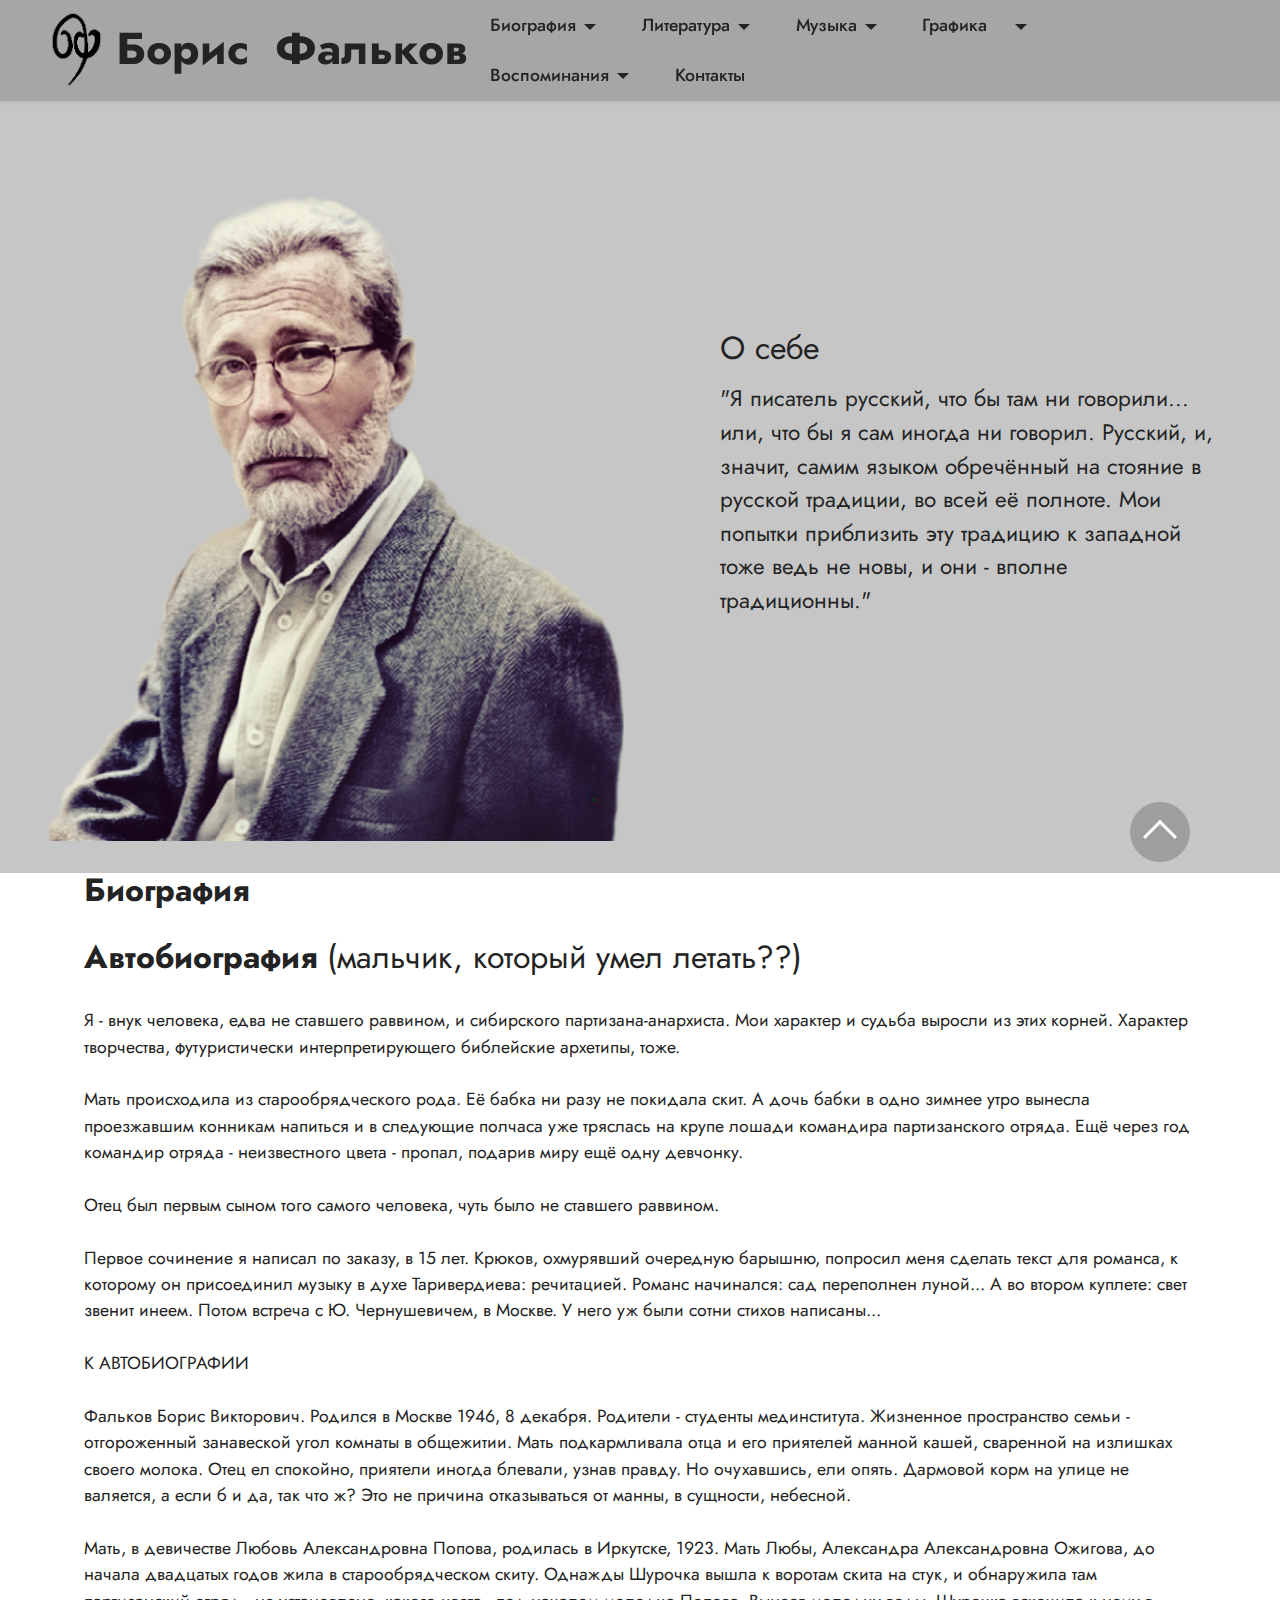
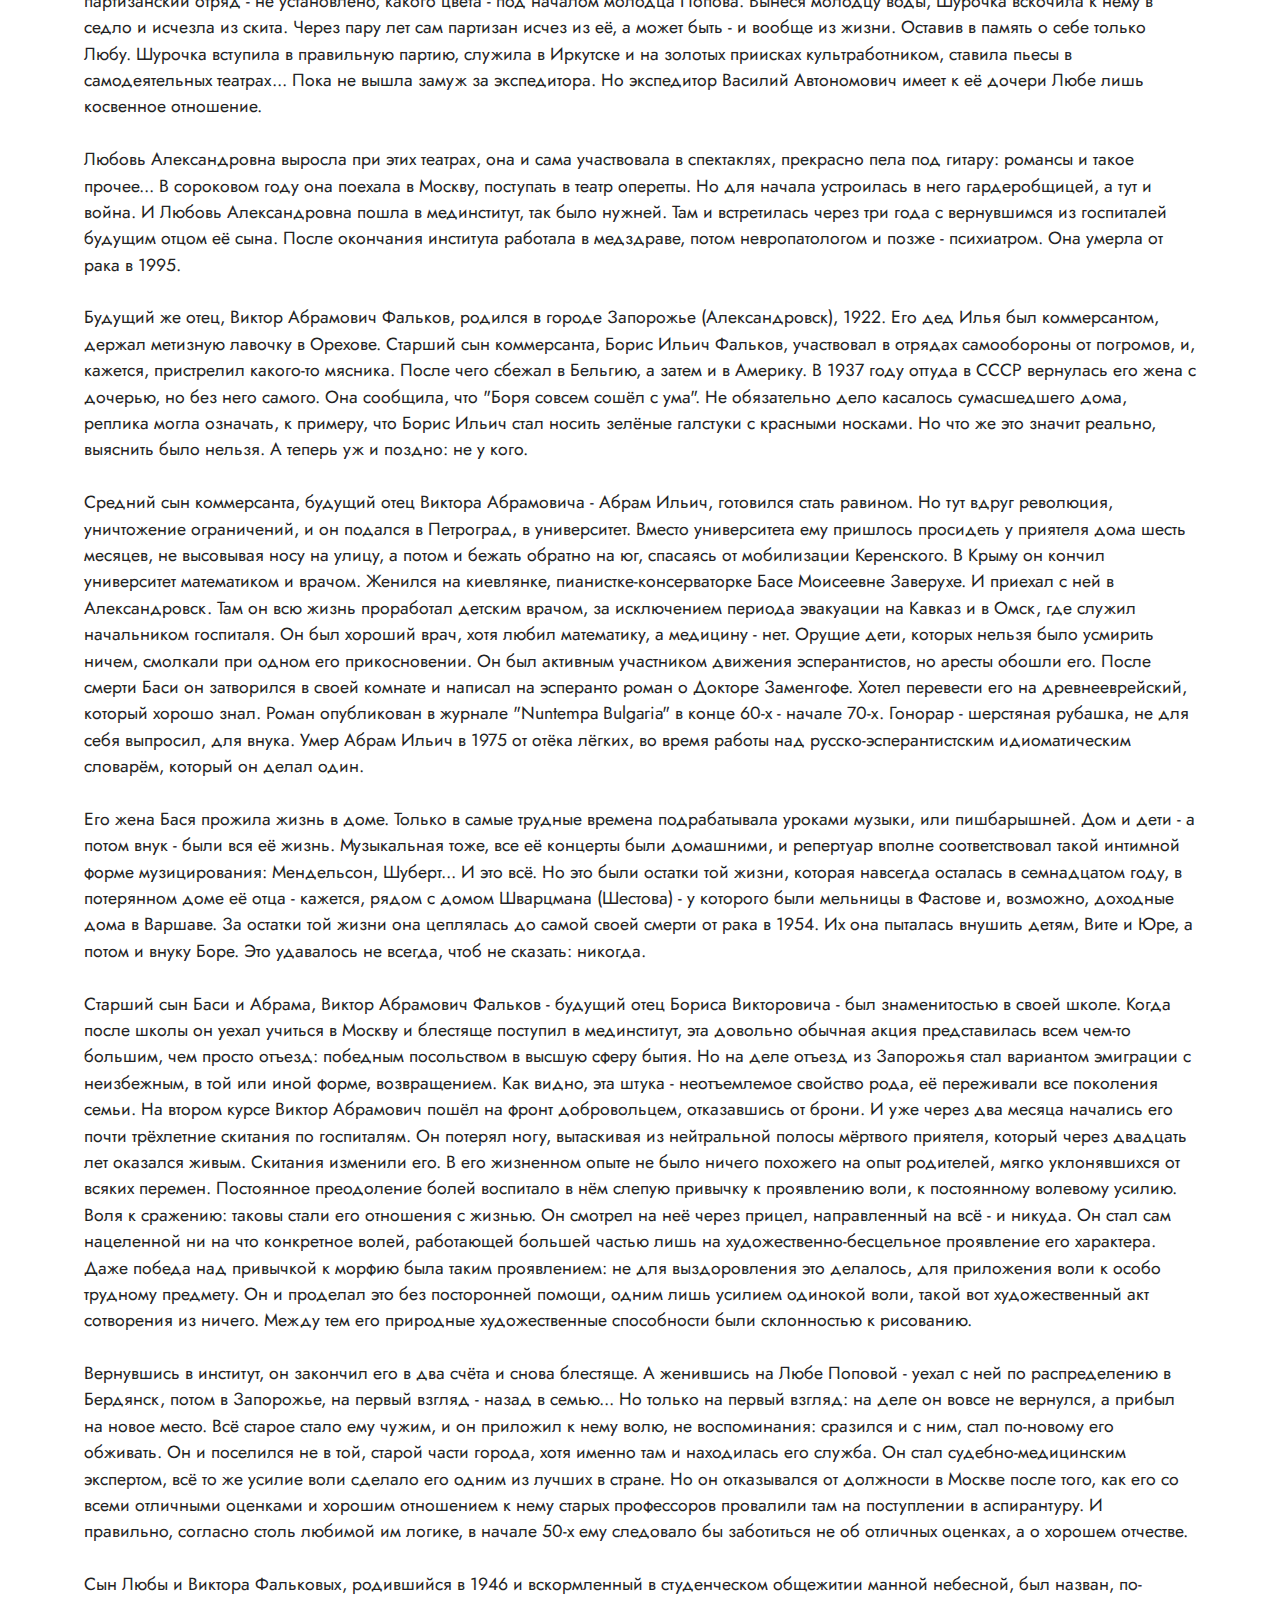
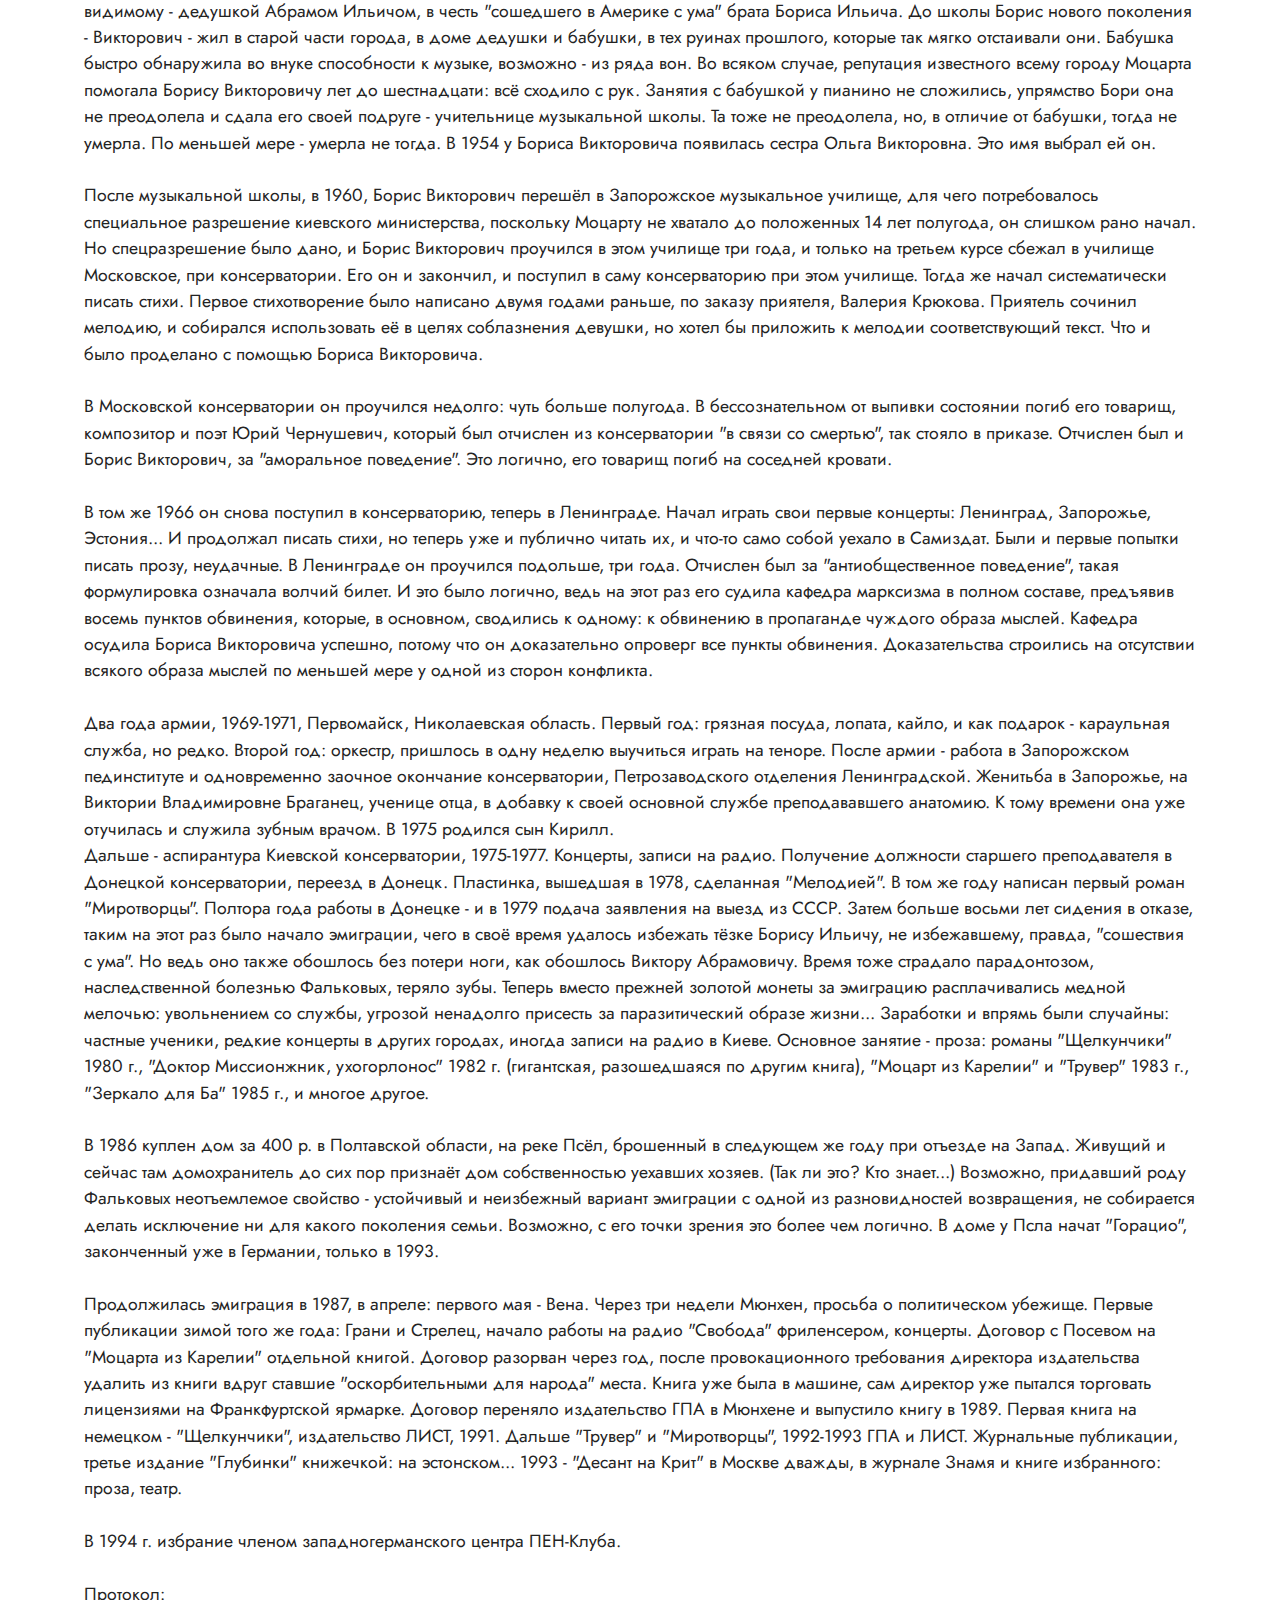
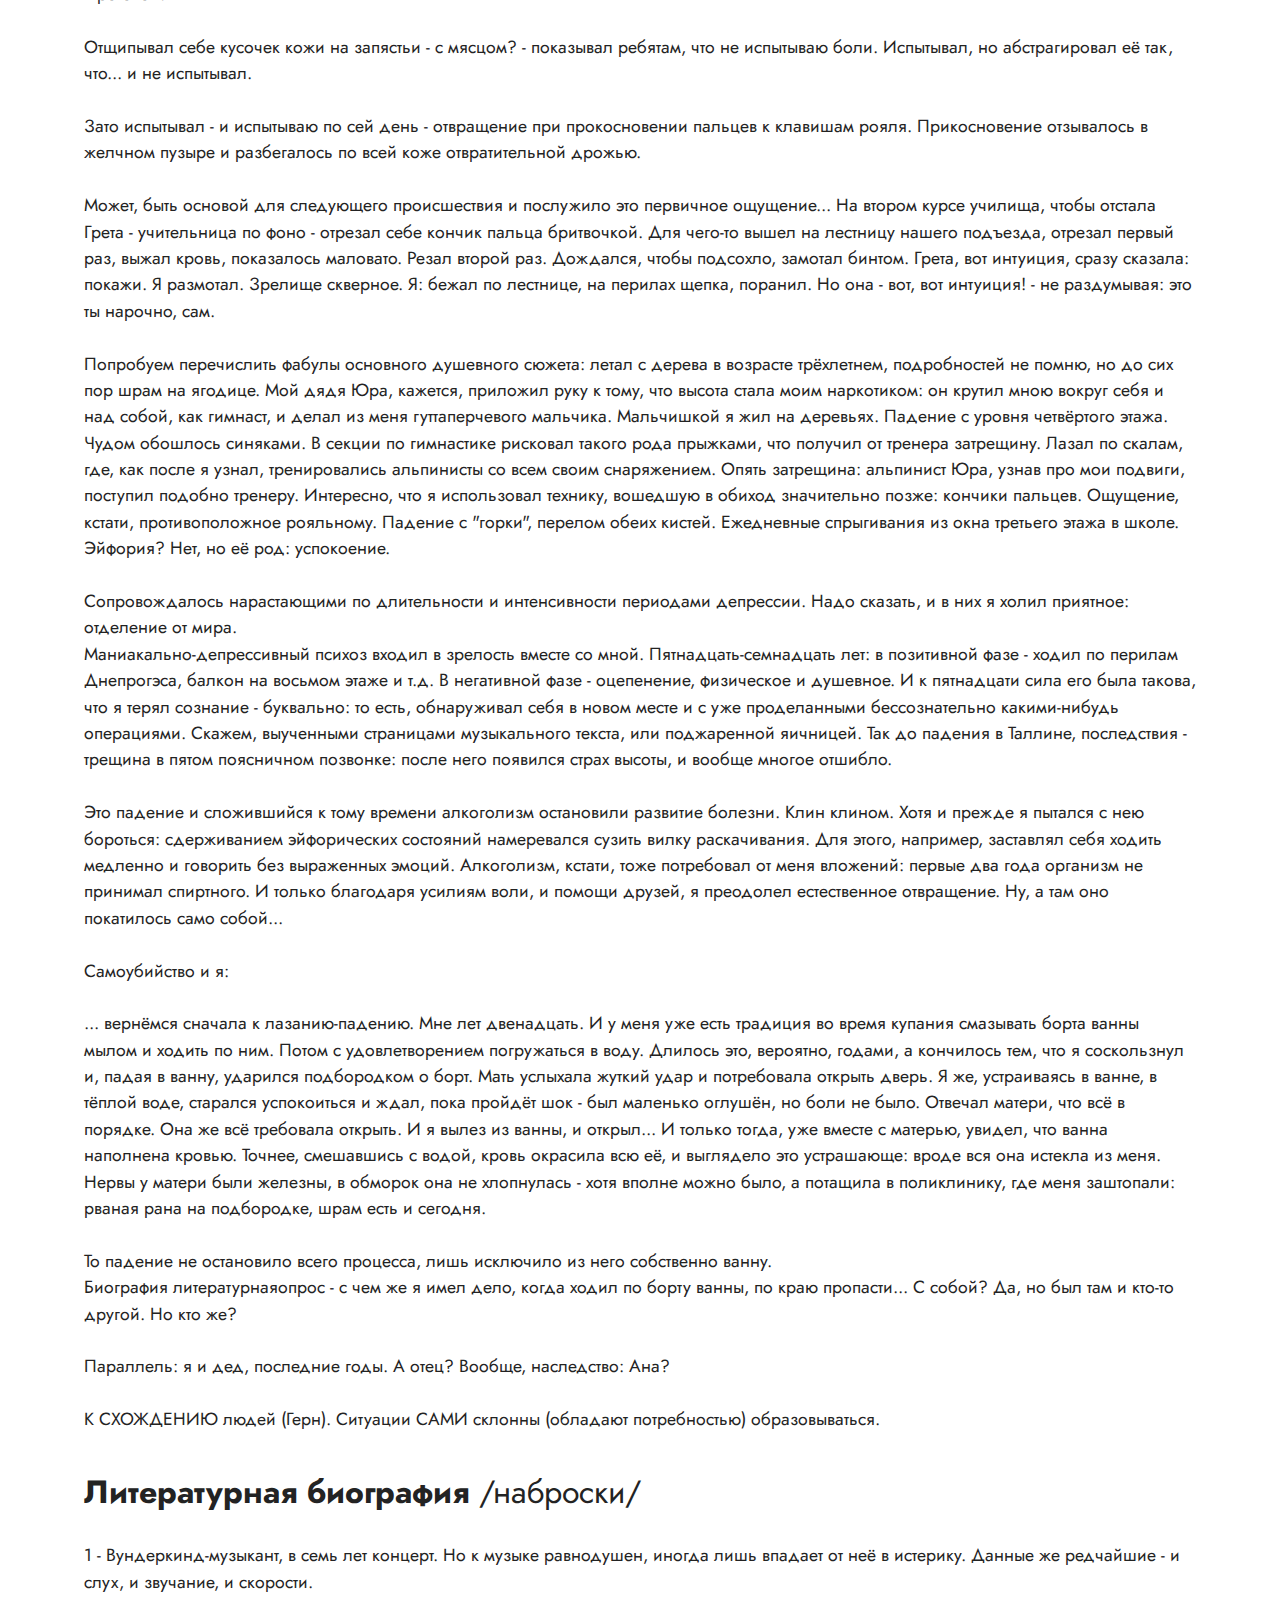
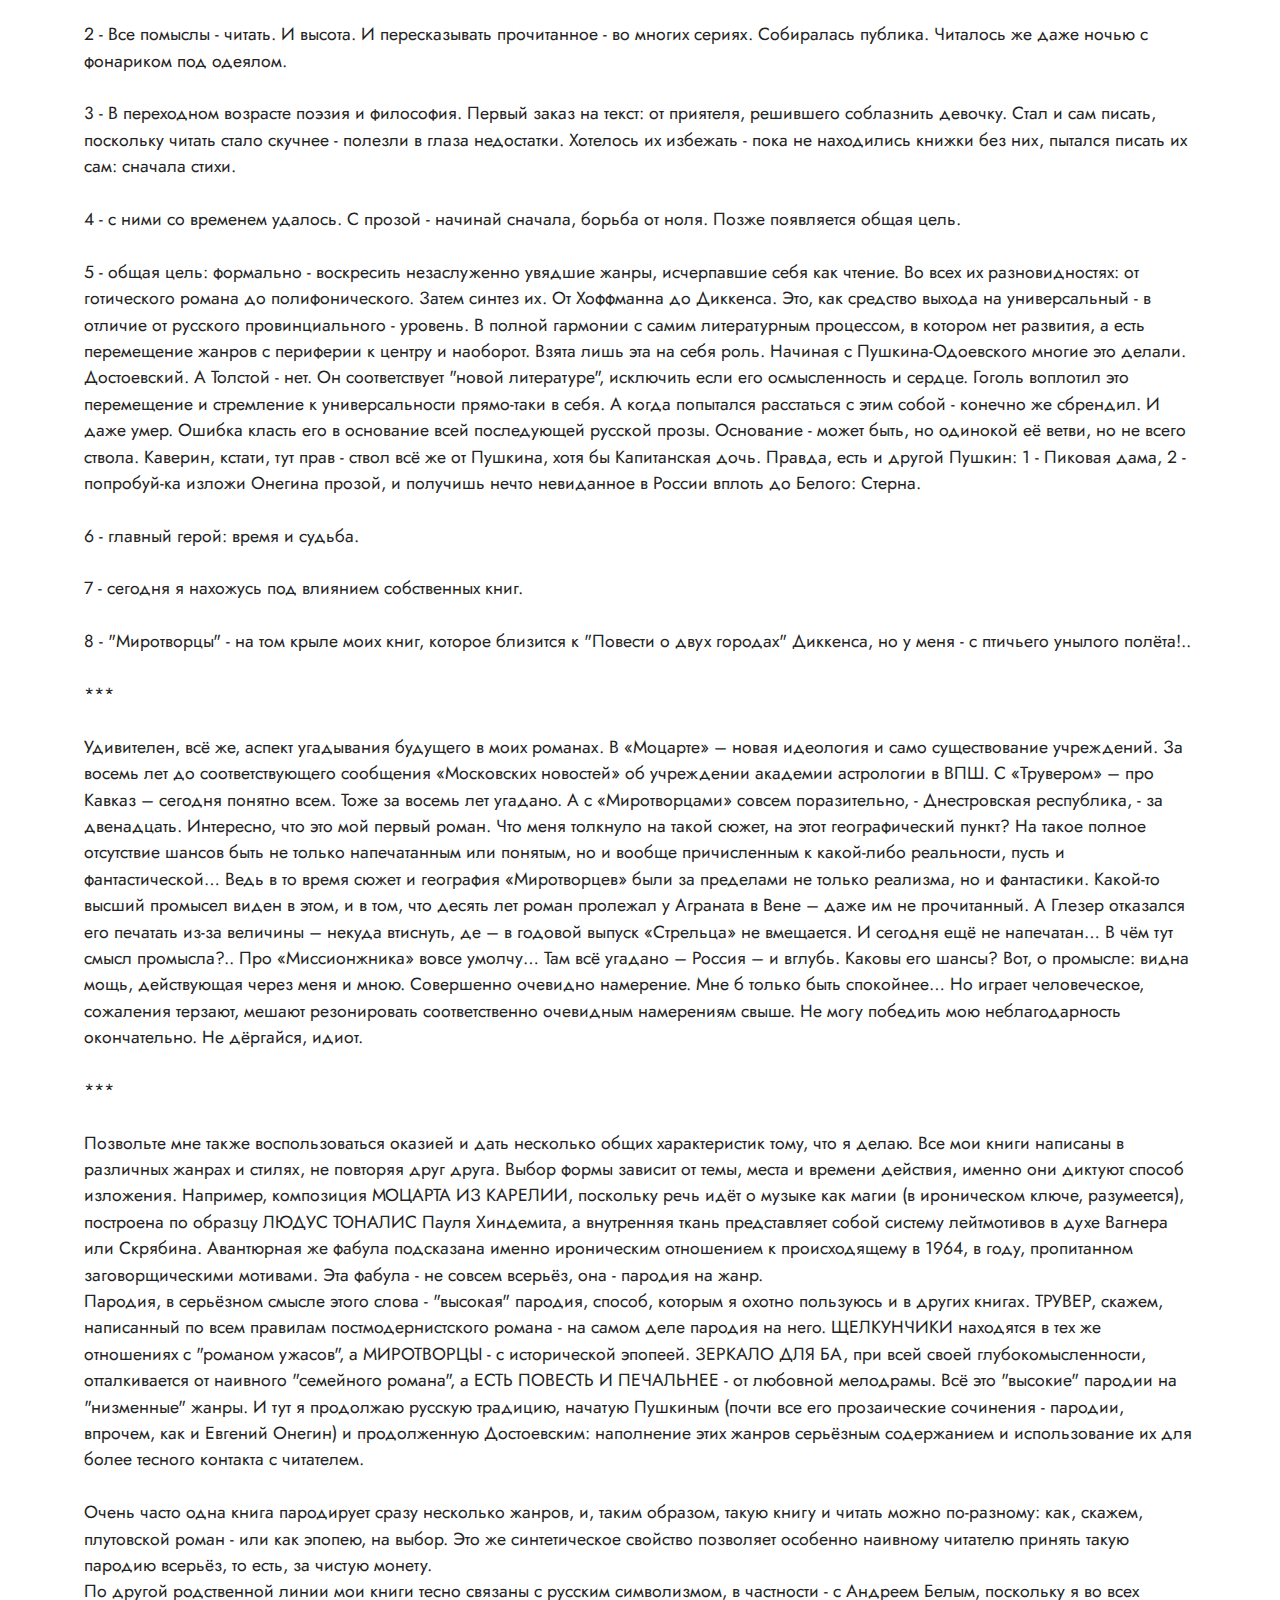
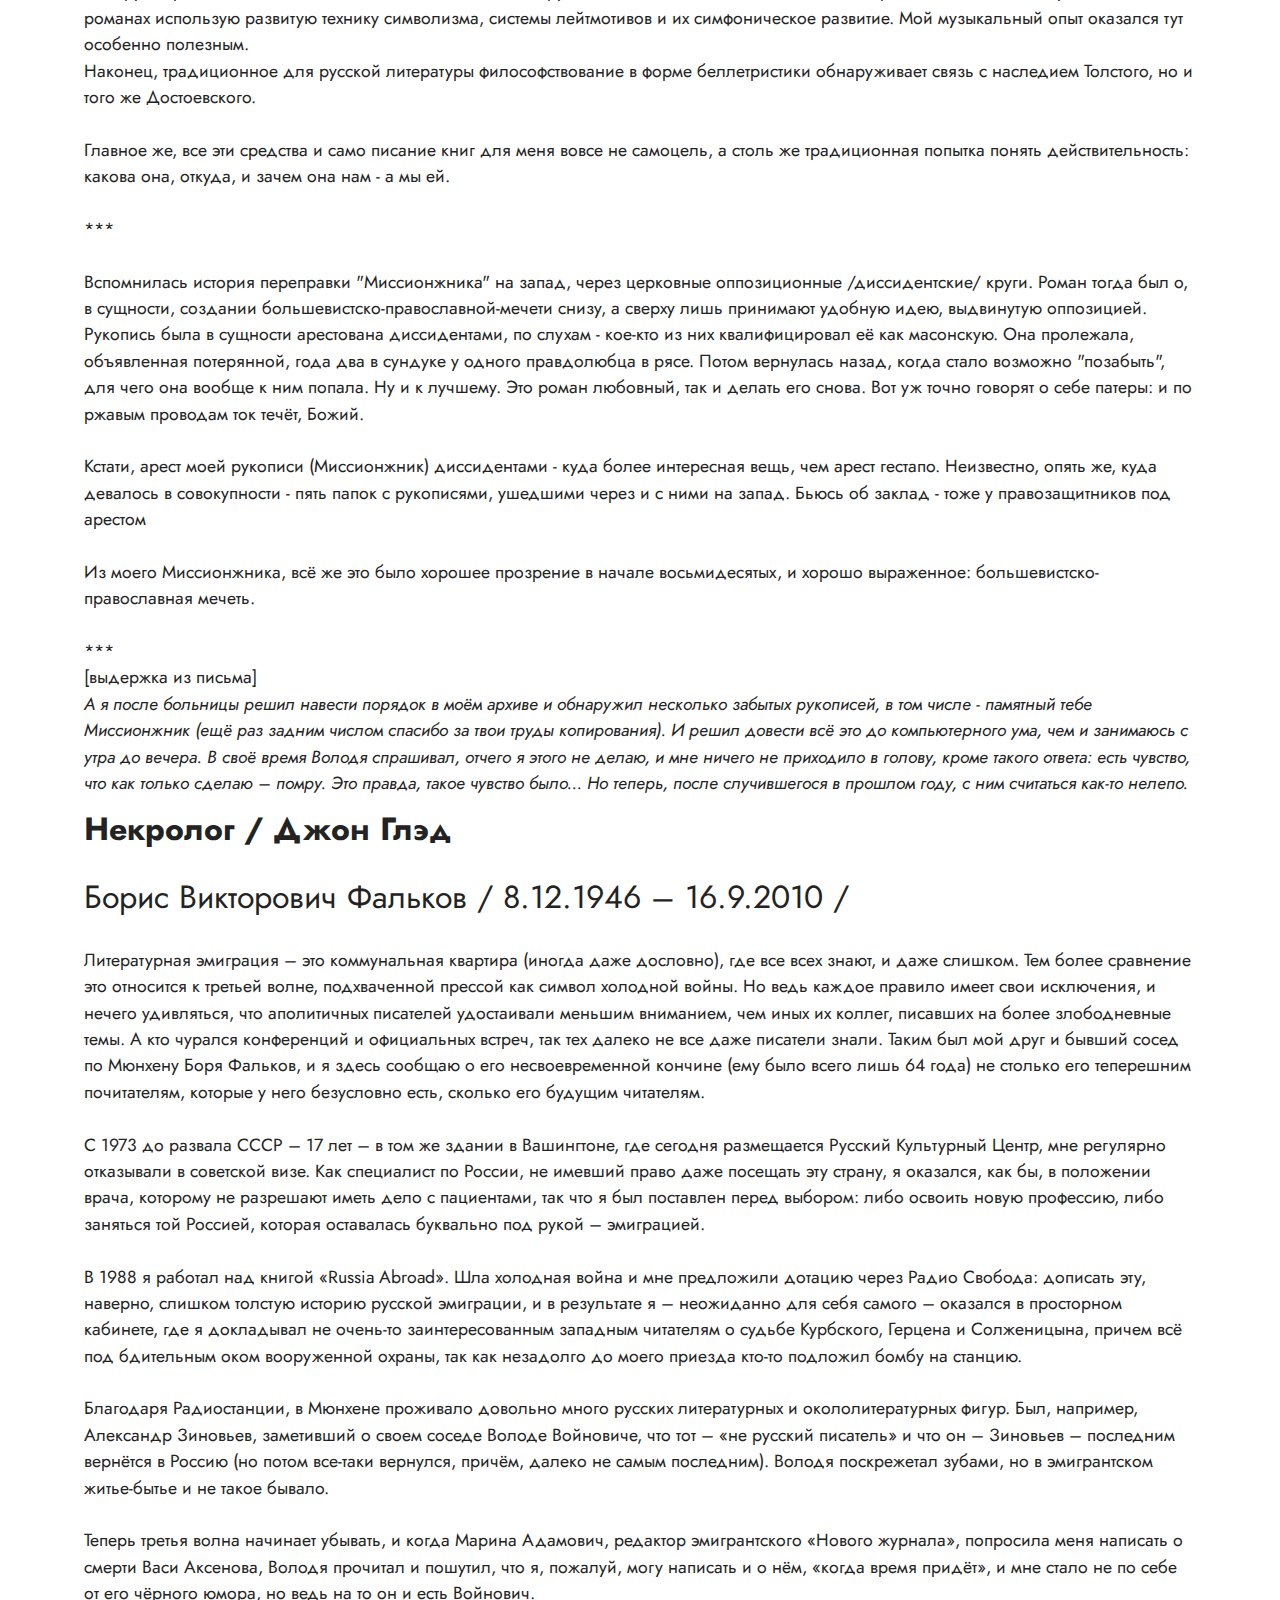
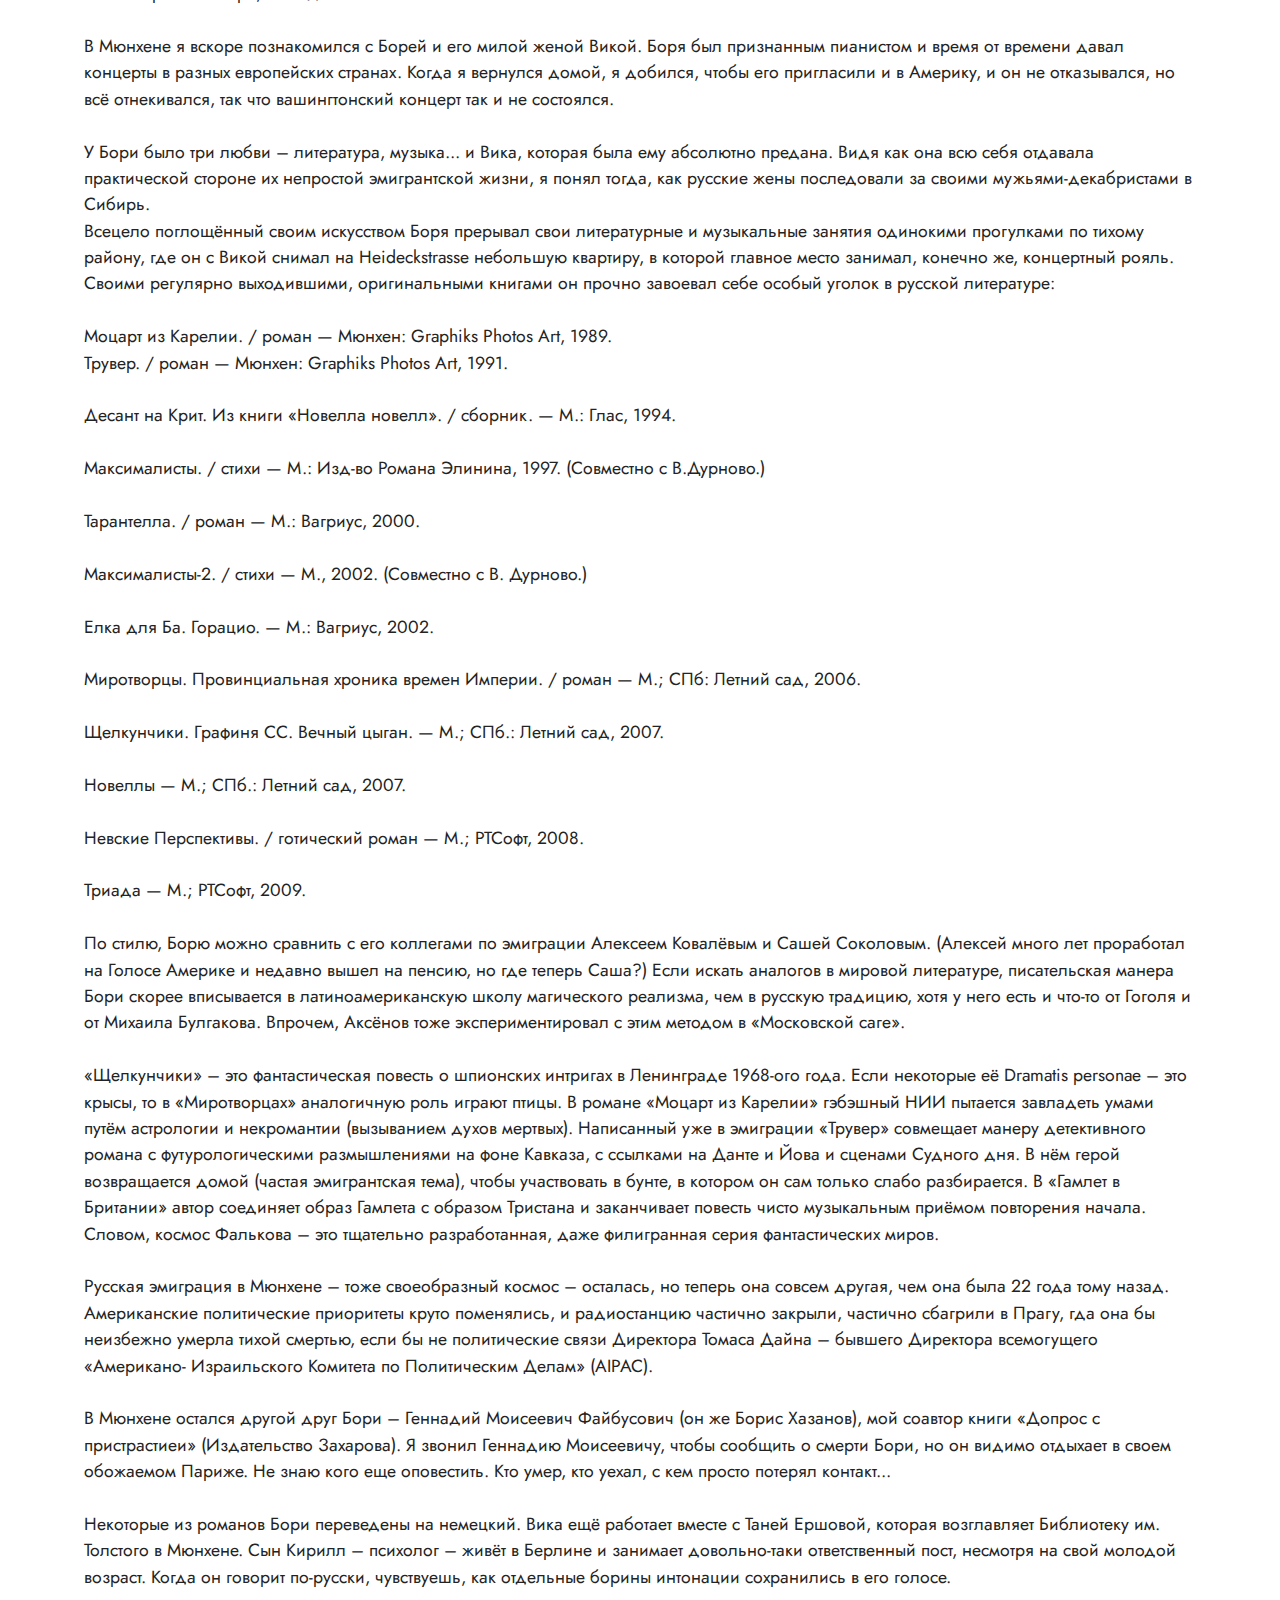
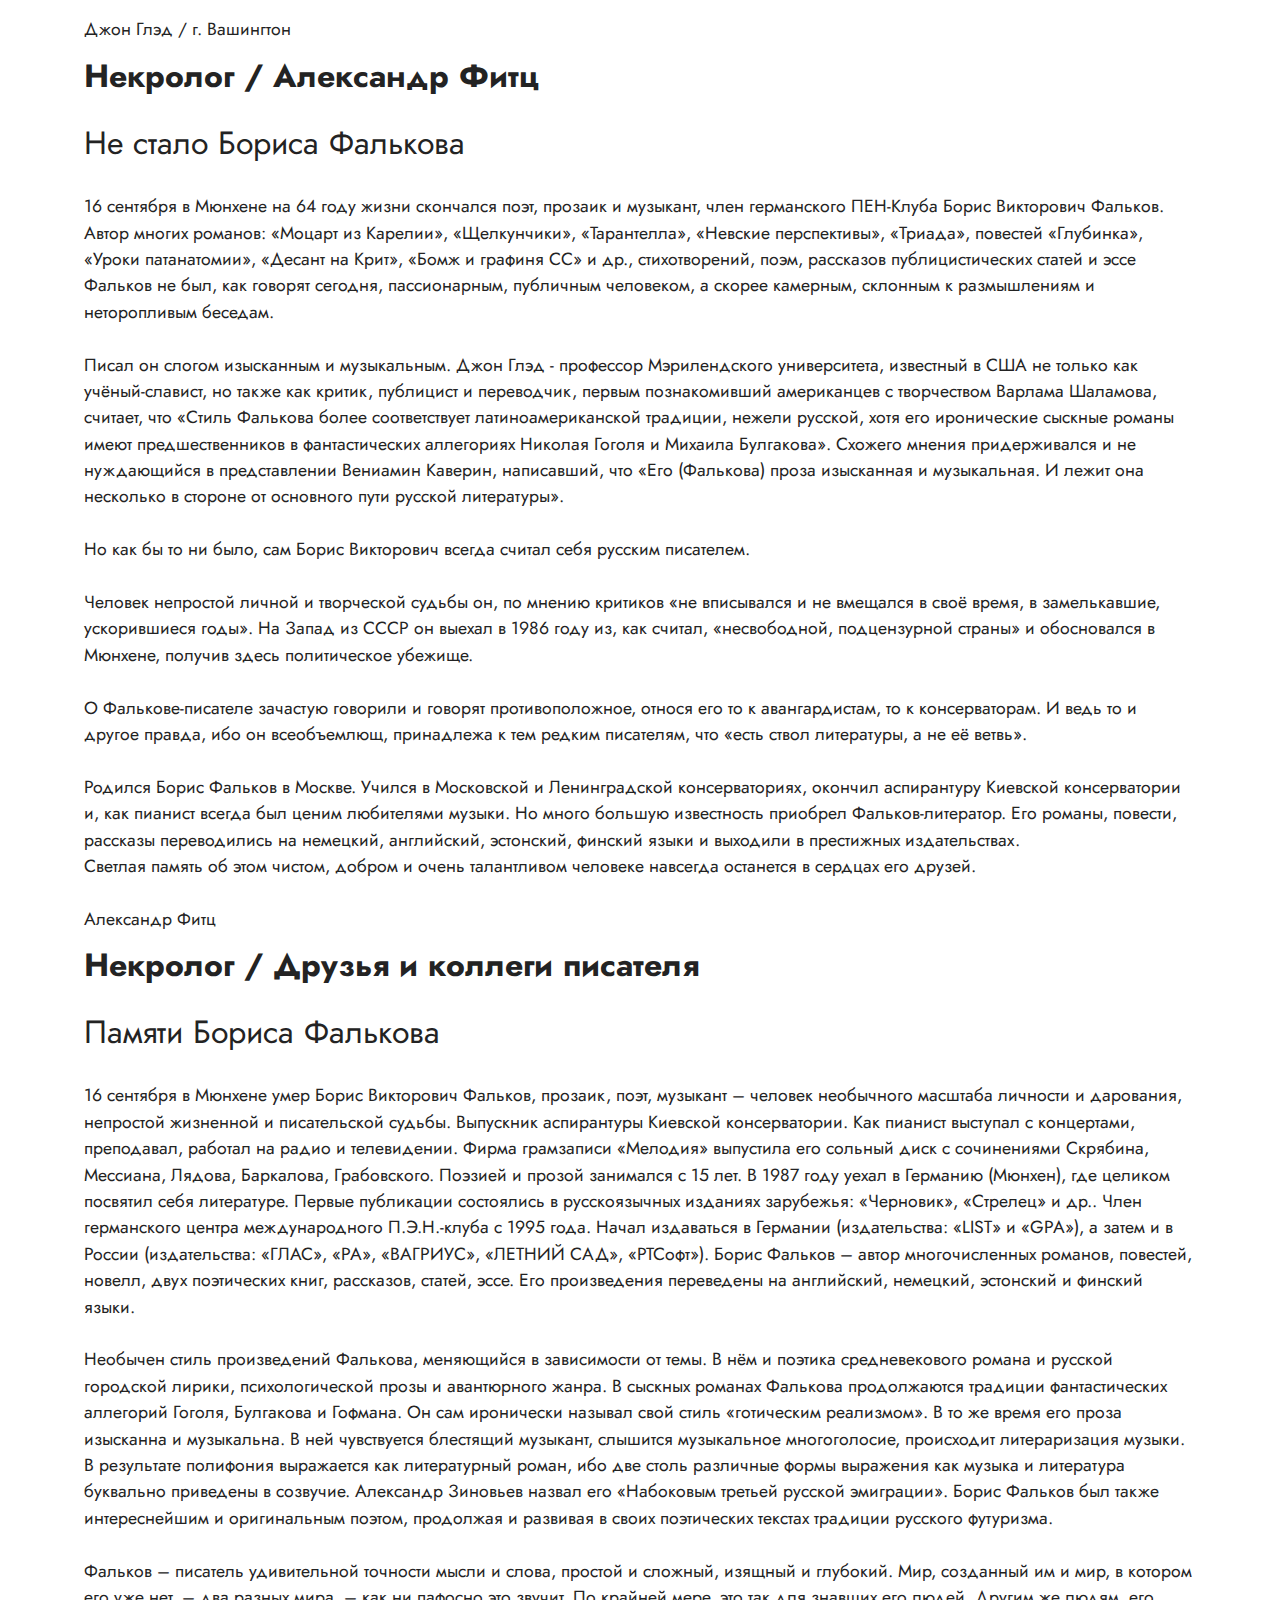
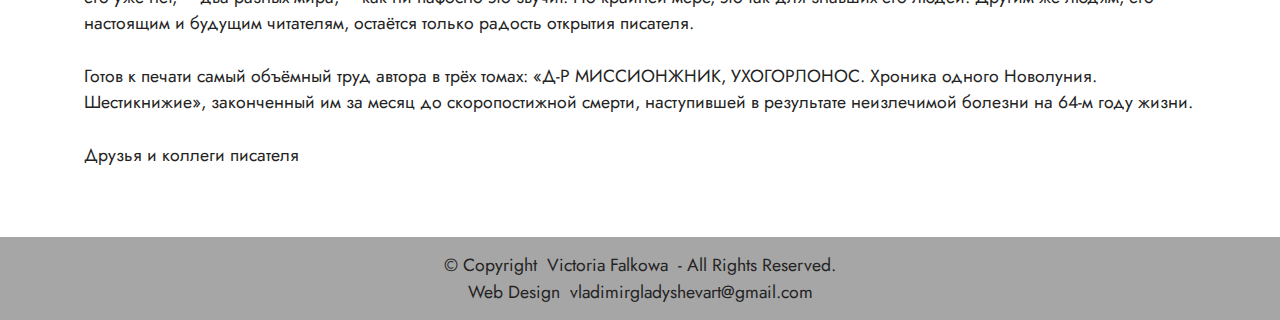
<file: index.html>
<!DOCTYPE html>
<html  >
<head>
  
  <meta charset="UTF-8">
  <meta http-equiv="X-UA-Compatible" content="IE=edge">
  <meta name="generator" content="Mobirise v5.1.4, mobirise.com">
  <meta name="viewport" content="width=device-width, initial-scale=1, minimum-scale=1">
  <link rel="shortcut icon" href="assets/images/bf-logo-new-10.10.20.png" type="image/x-icon">
  <meta name="description" content="Начальная страница">
  
  
  <title>Home</title>
  <link rel="stylesheet" href="assets/tether/tether.min.css">
  <link rel="stylesheet" href="assets/bootstrap/css/bootstrap.min.css">
  <link rel="stylesheet" href="assets/bootstrap/css/bootstrap-grid.min.css">
  <link rel="stylesheet" href="assets/bootstrap/css/bootstrap-reboot.min.css">
  <link rel="stylesheet" href="assets/dropdown/css/style.css">
  <link rel="stylesheet" href="assets/socicon/css/styles.css">
  <link rel="stylesheet" href="assets/theme/css/style.css">
  <link rel="preload" as="style" href="assets/mobirise/css/mbr-additional.css"><link rel="stylesheet" href="assets/mobirise/css/mbr-additional.css" type="text/css">
  
  
  
  
</head>
<body>
  
  <section class="menu menu2 cid-scVCYz52yA" once="menu" id="menu2-1">
    
    <nav class="navbar navbar-dropdown navbar-fixed-top navbar-expand-lg">
        <div class="container-fluid">
            <div class="navbar-brand">
                <span class="navbar-logo">
                    
                        <a href="index.html#header14-e"><img src="assets/images/bf-logo-new-10.10.20.png" alt="" style="height: 5rem;"></a>
                    
                </span>
                <span class="navbar-caption-wrap"><a class="navbar-caption text-black text-primary display-1" href="index.html#header14-e">Борис&nbsp; Фальков</a></span>
            </div>
            <button class="navbar-toggler" type="button" data-toggle="collapse" data-target="#navbarSupportedContent" aria-controls="navbarNavAltMarkup" aria-expanded="false" aria-label="Toggle navigation">
                <div class="hamburger">
                    <span></span>
                    <span></span>
                    <span></span>
                    <span></span>
                </div>
            </button>
            <div class="collapse navbar-collapse" id="navbarSupportedContent">
                <ul class="navbar-nav nav-dropdown nav-right" data-app-modern-menu="true"><li class="nav-item dropdown"><a class="nav-link link text-black dropdown-toggle display-4" href="#" aria-expanded="false" data-toggle="dropdown-submenu">Биография</a><div class="dropdown-menu"><a class="text-black dropdown-item text-primary display-4" href="index.html#content5-36" aria-expanded="false">Автобиография</a><a class="text-black dropdown-item text-primary display-4" href="index.html#content5-37" aria-expanded="false">Литературная биография</a><div class="dropdown"><a class="text-black dropdown-item text-primary dropdown-toggle display-4" href="#" aria-expanded="false" data-toggle="dropdown-submenu">Некрологи</a><div class="dropdown-menu dropdown-submenu"><a class="text-black dropdown-item text-primary display-4" href="index.html#content5-38" aria-expanded="false">Джон Глэд</a><a class="text-black dropdown-item text-primary display-4" href="index.html#content5-39" aria-expanded="false">Александр Фитц</a><a class="text-black dropdown-item text-primary display-4" href="index.html#content5-3a" aria-expanded="false">Друзья и коллеги</a></div></div></div></li><li class="nav-item dropdown"><a class="nav-link link text-black dropdown-toggle display-4" href="#" aria-expanded="false" data-toggle="dropdown-submenu">Литература</a><div class="dropdown-menu"><a class="text-black dropdown-item text-primary display-4" href="page2.html#content5-3c" aria-expanded="true">Введение</a><a class="text-black dropdown-item text-primary display-4" href="page2.html#content5-3d" aria-expanded="false">Книги</a><a class="text-black dropdown-item text-primary display-4" href="page2.html#content5-3j" aria-expanded="false">Критика</a><a class="text-black dropdown-item text-primary display-4" href="page2.html#content5-3m" aria-expanded="false">Переписка</a><a class="text-black dropdown-item text-primary display-4" href="page2.html#content5-3p" aria-expanded="false">Отзывы</a></div></li><li class="nav-item dropdown"><a class="nav-link link text-black dropdown-toggle display-4" href="#" aria-expanded="false" data-toggle="dropdown-submenu">Музыка</a><div class="dropdown-menu"><a class="text-black dropdown-item text-primary display-4" href="page3.html#content5-34" aria-expanded="false">Стезя музыканта</a><a class="text-black dropdown-item text-primary display-4" href="page3.html#content5-32" aria-expanded="false">О музыке<br></a><a class="text-black dropdown-item text-primary display-4" href="page3.html#content5-33" aria-expanded="false">Студийные записи</a></div></li><li class="nav-item dropdown"><a class="nav-link link text-black dropdown-toggle display-4" href="#" aria-expanded="false" data-toggle="dropdown-submenu">Графика&nbsp; &nbsp;&nbsp;</a><div class="dropdown-menu"><a class="text-black dropdown-item text-primary display-4" href="page4.html#content5-30" aria-expanded="false">Работы</a><a class="text-black dropdown-item text-primary display-4" href="page4.html#content5-2z" aria-expanded="false">Отклики</a></div></li><li class="nav-item dropdown"><a class="nav-link link text-black text-primary dropdown-toggle display-4" href="#" aria-expanded="false" data-toggle="dropdown-submenu">Воспоминания</a><div class="dropdown-menu"><a class="text-black text-primary dropdown-item display-4" href="page5.html#header2-26" aria-expanded="false">СССР</a><a class="text-black text-primary dropdown-item display-4" href="page5.html#image1-1n" aria-expanded="false">Эмиграция</a><a class="text-black text-primary dropdown-item display-4" href="page5.html#gallery4-2w" aria-expanded="false">Фотографии</a><a class="text-black text-primary dropdown-item display-4" href="page5.html#video3-1w" aria-expanded="false">Архивные записи</a></div></li><li class="nav-item"><a class="nav-link link text-black text-primary display-4" href="page6.html#contacts1-1z" aria-expanded="false">Контакты</a>
                    </li></ul>
                
                
            </div>
        </div>
    </nav>
</section>

<section class="header14 cid-scVGAqP4mX" id="header14-e">

    

    

    <div class="container-fluid">
        <div class="row justify-content-center align-items-center">
            <div class="col-12 col-md-6 image-wrapper">
                <img src="assets/images/falkow-munchen-06-color-nofon02-5.png" alt="">
            </div>
            <div class="col-12 col-md">
                <div class="text-wrapper">
                    <h1 class="mbr-section-title mbr-fonts-style mb-3 display-2">О себе</h1>
                    <p class="mbr-text mbr-fonts-style display-5">"Я писатель русский, что бы там ни говорили... или, что бы я сам иногда ни говорил. Русский, и, значит, самим языком обречённый на стояние в русской традиции, во всей её полноте. Мои попытки приблизить эту традицию к западной тоже ведь не новы, и они - вполне традиционны."&nbsp;<br></p>
                    
                </div>
            </div>
        </div>
    </div>
</section>

<section class="content5 cid-sdRZGZ02qe" id="content5-36">
    
    <div class="container-fluid">
        <div class="row justify-content-center">
            <div class="col-md-12 col-lg-11">
                <h3 class="mbr-section-title mbr-fonts-style mb-4 display-2">
                    <strong>Биография</strong></h3>
                <h4 class="mbr-section-subtitle mbr-fonts-style mb-4 display-2"><strong>
                    Автобиография</strong> (мальчик, который умел летать??)</h4>
                <p class="mbr-text mbr-fonts-style display-7">Я - внук человека, едва не ставшего раввином, и сибирского партизана-анархиста. Мои характер и судьба выросли из этих корней. Характер творчества, футуристически интерпретирующего библейские архетипы, тоже.<br><br>    Мать происходила из старообрядческого рода. Её бабка ни разу не покидала скит. А дочь бабки в одно зимнее утро вынесла проезжавшим конникам напиться и в следующие полчаса уже тряслась на крупе лошади командира партизанского отряда. Ещё через год командир отряда - неизвестного цвета - пропал, подарив миру ещё одну девчонку.<br><br>   Отец был первым сыном того самого человека, чуть было не ставшего раввином.<br><br>   Первое сочинение я написал по заказу, в 15 лет. Крюков, охмурявший очередную барышню, попросил меня сделать текст для романса, к которому он присоединил музыку в духе Таривердиева: речитацией. Романс начинался: сад переполнен луной... А во втором куплете: свет звенит инеем. Потом встреча с Ю. Чернушевичем, в Москве. У него уж были сотни стихов написаны...&nbsp;<br><br>                          К АВТОБИОГРАФИИ<br><br>   Фальков Борис Викторович. Родился в Москве 1946, 8 декабря. Родители - студенты мединститута. Жизненное пространство семьи - отгороженный занавеской угол комнаты в общежитии. Мать подкармливала отца и его приятелей манной кашей, сваренной на излишках своего молока. Отец ел спокойно, приятели иногда блевали, узнав правду. Но очухавшись, ели опять. Дармовой корм на улице не валяется, а если б и да, так что ж? Это не причина отказываться от манны, в сущности, небесной.<br><br>   Мать, в девичестве Любовь Александровна Попова, родилась в Иркутске, 1923. Мать Любы, Александра Александровна Ожигова, до начала двадцатых годов жила в старoобрядческом скиту. Однажды Шурочка вышла к воротам скита на стук, и обнаружила там партизанский отряд - не установлено, какого цвета - под началом молодца Попова. Вынеся молодцу воды, Шурочка вскочила к нему в седло и исчезла из скита. Через пару лет сам партизан исчез из её, а может быть - и вообще из жизни. Оставив в память о себе только Любу. Шурочка вступила в правильную партию, служила в Иркутске и на золотых приисках культработником, ставила пьесы в самодеятельных театрах... Пока не вышла замуж за экспедитора. Но экспедитор Василий Автономович имеет к её дочери Любе лишь косвенное отношение.<br><br>   Любовь Александровна выросла при этих театрах, она и сама участвовала в спектаклях, прекрасно пела под гитару: романсы и такое прочее... В сороковом году она поехала в Москву, поступать в театр оперетты. Но для начала устроилась в него гардеробщицей, а тут и война. И Любовь Александровна пошла в мединститут, так было нужней. Там и встретилась через три года с вернувшимся из госпиталей будущим отцом её сына. После окончания института работала в медздраве, потом невропатологом и позже - психиатром. Она умерла от рака в 1995.<br><br>   Будущий же отец, Виктор Абрамович Фальков, родился в городе Запорожье (Александровск), 1922. Его дед Илья был коммерсантом, держал метизную лавочку в Орехове. Старший сын коммерсанта, Борис Ильич Фальков, участвовал в отрядах самообороны от погромов, и, кажется, пристрелил какого-то мясника. После чего сбежал в Бельгию, а затем и в Америку. В 1937 году оттуда в СССР вернулась его жена с дочерью, но без него самого. Она сообщила, что "Боря совсем сошёл с ума". Не обязательно дело касалось сумасшедшего дома, реплика могла означать, к примеру, что Борис Ильич стал носить зелёные галстуки с красными носками. Но что же это значит реально, выяснить было нельзя. А теперь уж и поздно: не у кого.<br><br>   Средний сын коммерсанта, будущий отец Виктора Абрамовича - Абрам Ильич, готовился стать равином. Но тут вдруг революция, уничтожение ограничений, и он подался в Петроград, в университет. Вместо университета ему пришлось просидеть у приятеля дома шесть месяцев, не высовывая носу на улицу, а потом и бежать обратно на юг, спасаясь от мобилизации Керенского. В Крыму он кончил университет математиком и врачом. Женился на киевлянке, пианистке-консерваторке Басе Моисеевне Заверухе. И приехал с ней в Александровск. Там он всю жизнь проработал детским врачом, за исключением периода эвакуации на Кавказ и в Омск, где служил начальником госпиталя. Он был хороший врач, хотя любил математику, а медицину - нет. Орущие дети, которых нельзя было усмирить ничем, смолкали при одном его прикосновении. Он был активным участником движения эсперантистов, но аресты обошли его. После смерти Баси он затворился в своей комнате и написал на эсперанто роман о Докторе Заменгофе. Хотел перевести его на древнееврейский, который хорошо знал. Роман опубликован в журнале "Nuntempa Bulgaria" в конце 60-х - начале 70-х. Гонорар - шерстяная рубашка, не для себя выпросил, для внука. Умер Абрам Ильич в 1975 от отёка лёгких, во время работы над русско-эсперантистским идиоматическим словарём, который он делал один.<br><br>   Его жена Бася прожила жизнь в доме. Только в самые трудные времена подрабатывала уроками музыки, или пишбарышней. Дом и дети - а потом внук - были вся её жизнь. Музыкальная тоже, все её концерты были домашними, и репертуар вполне соответствовал такой интимной форме музицирования: Мендельсон, Шуберт... И это всё. Но это были остатки той жизни, которая навсегда осталась в семнадцатом году, в потерянном доме её отца - кажется, рядом с домом Шварцмана (Шестова) - у которого были мельницы в Фастове и, возможно, доходные дома в Варшаве. За остатки той жизни она цеплялась до самой своей смерти от рака в 1954. Их она пыталась внушить детям, Вите и Юре, а потом и внуку Боре. Это удавалось не всегда, чтоб не сказать: никогда.<br><br>   Старший сын Баси и Абрама, Виктор Абрамович Фальков - будущий отец Бориса Викторовича - был знаменитостью в своей школе. Когда после школы он уехал учиться в Москву и блестяще поступил в мединститут, эта довольно обычная акция представилась всем чем-то большим, чем просто отъезд: победным посольством в высшую сферу бытия. Но на деле отъезд из Запорожья стал вариантом эмиграции с неизбежным, в той или иной форме, возвращением. Как видно, эта штука - неотъемлемое свойство рода, её переживали все поколения семьи. На втором курсе Виктор Абрамович пошёл на фронт добровольцем, отказавшись от брони. И уже через два месяца начались его почти трёхлетние скитания по госпиталям. Он потерял ногу, вытаскивая из нейтральной полосы мёртвого приятеля, который через двадцать лет оказался живым. Скитания изменили его. В его жизненном опыте не было ничего похожего на опыт родителей, мягко уклонявшихся от всяких перемен. Постоянное преодоление болей воспитало в нём слепую привычку к проявлению воли, к постоянному волевому усилию. Воля к сражению: таковы стали его отношения с жизнью. Он смотрел на неё через прицел, направленный на всё - и никуда. Он стал сам нацеленной ни на что конкретное волей, работающей большей частью лишь на художественно-бесцельное проявление его характера. Даже победа над привычкой к морфию была таким проявлением: не для выздоровления это делалось, для приложения воли к особо трудному предмету. Он и проделал это без посторонней помощи, одним лишь усилием одинокой воли, такой вот художественный акт сотворения из ничего. Между тем его природные художественные способности были склонностью к рисованию.<br><br>   Вернувшись в институт, он закончил его в два счёта и снова блестяще. А женившись на Любе Поповой - уехал с ней по распределению в Бердянск, потом в Запорожье, на первый взгляд - назад в семью... Но только на первый взгляд: на деле он вовсе не вернулся, а прибыл на новое место. Всё старое стало ему чужим, и он приложил к нему волю, не воспоминания: сразился и с ним, стал по-новому его обживать. Он и поселился не в той, старой части города, хотя именно там и находилась его служба. Он стал судебно-медицинским экспертом, всё то же усилие воли сделало его одним из лучших в стране. Но он отказывался от должности в Москве после того, как его со всеми отличными оценками и хорошим отношением к нему старых профессоров провалили там на поступлении в аспирантуру. И правильно, согласно столь любимой им логике, в начале 50-х ему следовало бы заботиться не об отличных оценках, а о хорошем отчестве.<br><br>   Сын Любы и Виктора Фальковых, родившийся в 1946 и вскормленный в студенческом общежитии манной небесной, был назван, по-видимому - дедушкой Абрамом Ильичом, в честь "сошедшего в Америке с ума" брата Бориса Ильича. До школы Борис нового поколения - Викторович - жил в старой части города, в доме дедушки и бабушки, в тех руинах прошлого, которые так мягко отстаивали они. Бабушка быстро обнаружила во внуке способности к музыке, возможно - из ряда вон. Во всяком случае, репутация известного всему городу Моцарта помогала Борису Викторовичу лет до шестнадцати: всё сходило с рук. Занятия с бабушкой у пианино не сложились, упрямство Бори она не преодолела и сдала его своей подруге - учительнице музыкальной школы. Та тоже не преодолела, но, в отличие от бабушки, тогда не умерла. По меньшей мере - умерла не тогда. В 1954 у Бориса Викторовича появилась сестра Ольга Викторовна. Это имя выбрал ей он.<br><br>   После музыкальной школы, в 1960, Борис Викторович перешёл в Запорожское музыкальное училище, для чего потребовалось специальное разрешение киевского министерства, поскольку Моцарту не хватало до положенных 14 лет полугода, он слишком рано начал. Но спецразрешение было дано, и Борис Викторович проучился в этом училище три года, и только на третьем курсе сбежал в училище Московское, при консерватории. Его он и закончил, и поступил в саму консерваторию при этом училище. Тогда же начал систематически писать стихи. Первое стихотворение было написано двумя годами раньше, по заказу приятеля, Валерия Крюкова. Приятель сочинил мелодию, и собирался использовать её в целях соблазнения девушки, но хотел бы приложить к мелодии соответствующий текст. Что и было проделано с помощью Бориса Викторовича.<br><br>   В Московской консерватории он проучился недолго: чуть больше полугода. В бессознательном от выпивки состоянии погиб его товарищ, композитор и поэт Юрий Чернушевич, который был отчислен из консерватории "в связи со смертью", так стояло в приказе. Отчислен был и Борис Викторович, за "аморальное поведение". Это логично, его товарищ погиб на соседней кровати.<br><br>   В том же 1966 он снова поступил в консерваторию, теперь в Ленинграде. Начал играть свои первые концерты: Ленинград, Запорожье, Эстония... И продолжал писать стихи, но теперь уже и публично читать их, и что-то само собой уехало в Самиздат. Были и первые попытки писать прозу, неудачные. В Ленинграде он проучился подольше, три года. Отчислен был за "антиобщественное поведение", такая формулировка означала волчий билет. И это было логично, ведь на этот раз его судила кафедра марксизма в полном составе, предъявив восемь пунктов обвинения, которые, в основном, сводились к одному: к обвинению в пропаганде чуждого образа мыслей. Кафедра осудила Бориса Викторовича успешно, потому что он доказательно опроверг все пункты обвинения. Доказательства строились на отсутствии всякого образа мыслей по меньшей мере у одной из сторон конфликта.<br><br>   Два года армии, 1969-1971, Первомайск, Николаевская область. Первый год: грязная посуда, лопата, кайло, и как подарок - караульная служба, но редко. Второй год: оркестр, пришлось в одну неделю выучиться играть на теноре. После армии - работа в Запорожском пединституте и одновременно заочное окончание консерватории, Петрозаводского отделения Ленинградской. Женитьба в Запорожье, на Виктории Владимировне Браганец, ученице отца, в добавку к своей основной службе преподававшего анатомию. К тому времени она уже отучилась и служила зубным врачом. В 1975 родился сын Кирилл.<br>   Дальше - аспирантура Киевской консерватории, 1975-1977. Концерты, записи на радио. Получение должности старшего преподавателя в Донецкой консерватории, переезд в Донецк. Пластинка, вышедшая в 1978, сделанная "Мелодией". В том же году написан первый роман "Миротворцы". Полтора года работы в Донецке - и в 1979 подача заявления на выезд из СССР. Затем больше восьми лет сидения в отказе, таким на этот раз было начало эмиграции, чего в своё время удалось избежать тёзке Борису Ильичу, не избежавшему, правда, "сошествия с ума". Но ведь оно также обошлось без потери ноги, как обошлось Виктору Абрамовичу. Время тоже страдало парадонтозом, наследственной болезнью Фальковых, теряло зубы. Теперь вместо прежней золотой монеты за эмиграцию расплачивались медной мелочью: увольнением со службы, угрозой ненадолго присесть за паразитический образе жизни... Заработки и впрямь были случайны: частные ученики, редкие концерты в других городах, иногда записи на радио в Киеве. Основное занятие - проза: романы "Щелкунчики" 1980 г., "Доктор Миссионжник, ухогорлонос" 1982 г. (гигантская, разошедшаяся по другим книга), "Моцарт из Карелии" и "Трувер" 1983 г., "Зеркало для Ба" 1985 г., и многое другое.<br><br>   В 1986 куплен дом за 400 р. в Полтавской области, на реке Псёл, брошенный в следующем же году при отъезде на Запад. Живущий и сейчас там домохранитель до сих пор признаёт дом собственностью уехавших хозяев. (Так ли это? Кто знает...) Возможно, придавший роду Фальковых неотъемлемое свойство - устойчивый и неизбежный вариант эмиграции с одной из разновидностей возвращения, не собирается делать исключение ни для какого поколения семьи. Возможно, с его точки зрения это более чем логично. В доме у Псла начат "Горацио", законченный уже в Германии, только в 1993.<br><br>   Продолжилась эмиграция в 1987, в апреле: первого мая - Вена. Через три недели Мюнхен, просьба о политическом убежище. Первые публикации зимой того же года: Грани и Стрелец, начало работы на радио "Свобода" фриленсером, концерты. Договор с Посевом на "Моцарта из Карелии" отдельной книгой. Договор разорван через год, после провокационного требования директора издательства удалить из книги вдруг ставшие "оскорбительными для народа" места. Книга уже была в машине, сам директор уже пытался торговать лицензиями на Франкфуртской ярмарке. Договор переняло издательство ГПА в Мюнхене и выпустило книгу в 1989. Первая книга на немецком - "Щелкунчики", издательство ЛИСТ, 1991. Дальше "Трувер" и "Миротворцы", 1992-1993 ГПА и ЛИСТ. Журнальные публикации, третье издание "Глубинки" книжечкой: на эстонском... 1993 - "Десант на Крит" в Москве дважды, в журнале Знамя и книге избранного: проза, театр.<br><br>    В 1994 г. избрание членом западногерманского центра ПЕН-Клуба.<br><br>Протокол:<br><br>Отщипывал себе кусочек кожи на запястьи - с мясцом? - показывал ребятам, что не испытываю боли. Испытывал, но абстрагировал её так, что... и не испытывал.<br><br>Зато испытывал - и испытываю по сей день - отвращение при прокосновении пальцев к клавишам рояля. Прикосновение отзывалось в желчном пузыре и разбегалось по всей коже отвратительной дрожью.<br><br>Может, быть основой для следующего происшествия и послужило это первичное ощущение... На втором курсе училища, чтобы отстала Грета - учительница по фоно - отрезал себе кончик пальца бритвочкой. Для чего-то вышел на лестницу нашего подъезда, отрезал первый раз, выжал кровь, показалось маловато. Резал второй раз. Дождался, чтобы подсохло, замотал бинтом. Грета, вот интуиция, сразу сказала: покажи. Я размотал. Зрелище скверное. Я: бежал по лестнице, на перилах щепка, поранил. Но она - вот, вот интуиция! - не раздумывая: это ты нарочно, сам.<br><br>Попробуем перечислить фабулы основного душевного сюжета: летал с дерева в возрасте трёхлетнем, подробностей не помню, но до сих пор шрам на ягодице. Мой дядя Юра, кажется, приложил руку к тому, что высота стала моим наркотиком: он крутил мною вокруг себя и над собой, как гимнаст, и делал из меня гуттаперчевого мальчика. Мальчишкой я жил на деревьях. Падение с уровня четвёртого этажа. Чудом обошлось синяками. В секции по гимнастике рисковал такого рода прыжками, что получил от тренера затрещину. Лазал по скалам, где, как после я узнал, тренировались альпинисты со всем своим снаряжением. Опять затрещина: альпинист Юра, узнав про мои подвиги, поступил подобно тренеру. Интересно, что я использовал технику, вошедшую в обиход значительно позже: кончики пальцев. Ощущение, кстати, противоположное рояльному. Падение с "горки", перелом обеих кистей. Ежедневные спрыгивания из окна третьего этажа в школе. Эйфория? Нет, но её род: успокоение.<br><br>Сопровождалось нарастающими по длительности и интенсивности периодами депрессии. Надо сказать, и в них я холил приятное: отделение от мира.<br>Маниакально-депрессивный психоз входил в зрелость вместе со мной. Пятнадцать-семнадцать лет: в позитивной фазе - ходил по перилам Днепрогэса, балкон на восьмом этаже и т.д. В негативной фазе - оцепенение, физическое и душевное. И к пятнадцати сила его была такова, что я терял сознание - буквально: то есть, обнаруживал себя в новом месте и с уже проделанными бессознательно какими-нибудь операциями. Скажем, выученными страницами музыкального текста, или поджаренной яичницей. Так до падения в Таллине, последствия - трещина в пятом поясничном позвонке: после него появился страх высоты, и вообще многое отшибло. <br><br>Это падение и сложившийся к тому времени алкоголизм остановили развитие болезни. Клин клином. Хотя и прежде я пытался с нею бороться: сдерживанием эйфорических состояний намеревался сузить вилку раскачивания. Для этого, например, заставлял себя ходить медленно и говорить без выраженных эмоций. Алкоголизм, кстати, тоже потребовал от меня вложений: первые два года организм не принимал спиртного. И только благодаря усилиям воли, и помощи друзей, я преодолел естественное отвращение. Ну, а там оно покатилось само собой...<br><br>Самоубийство и я:<br><br>... вернёмся сначала к лазанию-падению. Мне лет двенадцать. И у меня уже есть традиция во время купания смазывать борта ванны мылом и ходить по ним. Потом с удовлетворением погружаться в воду. Длилось это, вероятно, годами, а кончилось тем, что я соскользнул и, падая в ванну, ударился подбородком о борт. Мать услыхала жуткий удар и потребовала открыть дверь. Я же, устраиваясь в ванне, в тёплой воде, старался успокоиться и ждал, пока пройдёт шок - был маленько оглушён, но боли не было. Отвечал матери, что всё в порядке. Она же всё требовала открыть. И я вылез из ванны, и открыл... И только тогда, уже вместе с матерью, увидел, что ванна наполнена кровью. Точнее, смешавшись с водой, кровь окрасила всю её, и выглядело это устрашающе: вроде вся она истекла из меня. Нервы у матери были железны, в обморок она не хлопнулась - хотя вполне можно было, а потащила в поликлинику, где меня заштопали: рваная рана на подбородке, шрам есть и сегодня.<br><br>То падение не остановило всего процесса, лишь исключило из него собственно ванну. <br>Биография литературнаяопрос - с чем же я имел дело, когда ходил по борту ванны, по краю пропасти... С собой? Да, но был там и кто-то другой. Но кто же?<br><br>Параллель: я и дед, последние годы. А отец? Вообще, наследство: Ана?<br><br>К СХОЖДЕНИЮ людей (Герн). Ситуации САМИ склонны (обладают потребностью) образовываться.<br><br></p>
            </div>
        </div>
    </div>
</section>

<section class="content5 cid-sdRZNmyQoM" id="content5-37">
    
    <div class="container-fluid">
        <div class="row justify-content-center">
            <div class="col-md-12 col-lg-11">
                
                <h4 class="mbr-section-subtitle mbr-fonts-style mb-4 display-2"><strong>
                    Литературная биография</strong> /наброски/</h4>
                <p class="mbr-text mbr-fonts-style display-7">1 - Вундеркинд-музыкант, в семь лет концерт. Но к музыке равнодушен, иногда лишь впадает от неё в истерику. Данные же редчайшие - и слух, и звучание, и скорости. <br><br>2 - Все помыслы - читать. И высота. И пересказывать прочитанное - во многих сериях. Собиралась публика. Читалось же даже ночью с фонариком под одеялом. <br><br>3 - В переходном возрасте поэзия и философия. Первый заказ на текст: от приятеля, решившего соблазнить девочку. Стал и сам писать, поскольку читать стало скучнее - полезли в глаза недостатки. Хотелось их избежать - пока не находились книжки без них, пытался писать их сам: сначала стихи. <br><br>4 - с ними со временем удалось. С прозой - начинай сначала, борьба от ноля. Позже появляется общая цель.<br><br>5 - общая цель: формально - воскресить незаслуженно увядшие жанры, исчерпавшие себя как чтение. Во всех их разновидностях: от готического романа до полифонического. Затем синтез их. От Хоффманна до Диккенса. Это, как средство выхода на универсальный - в отличие от русского провинциального - уровень. В полной гармонии с самим литературным процессом, в котором нет развития, а есть перемещение жанров с периферии к центру и наоборот. Взята лишь эта на себя роль. Начиная с Пушкина-Одоевского многие это делали. Достоевский. А Толстой - нет. Он соответствует "новой литературе", исключить если его осмысленность и сердце. Гоголь воплотил это перемещение и стремление к универcальности прямо-таки в себя. А когда попытался расстаться с этим собой - конечно же сбрендил. И даже умер. Ошибка класть его в основание всей последующей русской прозы. Основание - может быть, но одинокой её ветви, но не всего ствола. Каверин, кстати, тут прав - ствол всё же от Пушкина, хотя бы Капитанская дочь. Правда, есть и другой Пушкин: 1 - Пиковая дама, 2 - попробуй-ка изложи Онегина прозой, и получишь нечто невиданное в России вплоть до Белого: Стерна. <br><br>6 - главный герой: время и судьба. <br><br>7 - сегодня я нахожусь под влиянием собственных книг. <br><br>8 - "Миротворцы" - на том крыле моих книг, которое близится к "Повести о двух городах" Диккенса, но у меня - с птичьего унылого полёта!..<br><br>***<br><br>Удивителен, всё же, аспект угадывания будущего в моих романах. В «Моцарте» – новая идеология и само существование учреждений. За восемь лет до соответствующего сообщения «Московских новостей» об учреждении академии астрологии в ВПШ. С «Трувером» – про Кавказ – сегодня понятно всем. Тоже за восемь лет угадано. А с «Миротворцами» совсем поразительно, - Днестровская республика, - за двенадцать. Интересно, что это мой первый роман. Что меня толкнуло на такой сюжет, на этот географический пункт? На такое полное отсутствие шансов быть не только напечатанным или понятым, но и вообще причисленным к какой-либо реальности, пусть и фантастической… Ведь в то время сюжет и география «Миротворцев» были за пределами не только реализма, но и фантастики. Какой-то высший промысел виден в этом, и в том, что десять лет роман пролежал у Аграната в Вене – даже им не прочитанный. А Глезер отказался его печатать из-за величины – некуда втиснуть, де – в годовой выпуск «Стрельца» не вмещается. И сегодня ещё не напечатан… В чём тут смысл промысла?.. Про «Миссионжника» вовсе умолчу… Там всё угадано – Россия – и вглубь. Каковы его шансы? Вот, о промысле: видна мощь, действующая через меня и мною. Совершенно очевидно намерение. Мне б только быть спокойнее… Но играет человеческое, сожаления терзают, мешают резонировать соответственно очевидным намерениям свыше. Не могу победить мою неблагодарность окончательно. Не дёргайся, идиот. <br><br>***<br><br>Позвольте мне также воспользоваться оказией и дать несколько общих характеристик тому, что я делаю. Все мои книги написаны в различных жанрах и стилях, не повторяя друг друга. Выбор формы зависит от темы, места и времени действия, именно они диктуют способ изложения. Например, композиция МОЦАРТА ИЗ КАРЕЛИИ, поскольку речь идёт о музыке как магии (в ироническом ключе, разумеется), построена по образцу ЛЮДУС ТОНАЛИС Пауля Хиндемита, а внутренняя ткань представляет собой систему лейтмотивов в духе Вагнера или Скрябина. Авантюрная же фабула подсказана именно ироническим отношением к происходящему в 1964, в году, пропитанном заговорщическими мотивами. Эта фабула - не совсем всерьёз, она - пародия на жанр.<br>Пародия, в серьёзном смысле этого слова - "высокая" пародия, способ, которым я охотно пользуюсь и в других книгах. ТРУВЕР, скажем, написанный по всем правилам постмодернистского романа - на самом деле пародия на него. ЩЕЛКУНЧИКИ находятся в тех же отношениях с "романом ужасов", а МИРОТВОРЦЫ - с исторической эпопеей. ЗЕРКАЛО ДЛЯ БА, при всей своей глубокомысленности, отталкивается от наивного "семейного романа", а ЕСТЬ ПОВЕСТЬ И ПЕЧАЛЬНЕЕ - от любовной мелодрамы. Всё это "высокие" пародии на "низменные" жанры. И тут я продолжаю русскую традицию, начатую Пушкиным (почти все его прозаические сочинения - пародии, впрочем, как и Евгений Онегин) и продолженную Достоевским: наполнение этих жанров серьёзным содержанием и использование их для более тесного контакта с читателем.<br><br>Очень часто одна книга пародирует сразу несколько жанров, и, таким образом, такую книгу и читать можно по-разному: как, скажем, плутовской роман - или как эпопею, на выбор. Это же синтетическое свойство позволяет особенно наивному читателю принять такую пародию всерьёз, то есть, за чистую монету.<br>По другой родственной линии мои книги тесно связаны с русским символизмом, в частности - с Андреем Белым, поскольку я во всех романах использую развитую технику символизма, системы лейтмотивов и их симфоническое развитие. Мой музыкальный опыт оказался тут особенно полезным.<br>Наконец, традиционное для русской литературы философствование в форме беллетристики обнаруживает связь с наследием Толстого, но и того же Достоевского.<br><br>Главное же, все эти средства и само писание книг для меня вовсе не самоцель, а столь же традиционная попытка понять действительность: какова она, откуда, и зачем она нам - а мы ей.<br><br>***<br><br>Вспомнилась история переправки "Миссионжника" на запад, через церковные оппозиционные /диссидентские/ круги. Роман тогда был о, в сущности, создании большевистско-православной-мечети снизу, а сверху лишь принимают удобную идею, выдвинутую оппозицией. Рукопись была в сущности арестована диссидентами, по слухам - кое-кто из них квалифицировал её как масонскую. Она пролежала, объявленная потерянной, года два в сундуке у одного правдолюбца в рясе. Потом вернулась назад, когда стало возможно "позабыть", для чего она вообще к ним попала. Ну и к лучшему. Это роман любовный, так и делать его снова. Вот уж точно говорят о себе патеры: и по ржавым проводам ток течёт, Божий.<br><br>Кстати, арест моей рукописи (Миссионжник) диссидентами - куда более интересная вещь, чем арест гестапо. Неизвестно, опять же, куда девалось в совокупности - пять папок с рукописями, ушедшими через и с ними на запад. Бьюсь об заклад - тоже у правозащитников под арестом<br><br>Из моего Миссионжника, всё же это было хорошее прозрение в начале восьмидесятых, и хорошо выраженное: большевистско-православная мечеть.<br><br>***<br>[выдержка из письма]<br><em>А я после больницы решил навести порядок в моём архиве и обнаружил несколько забытых рукописей, в том числе - памятный тебе Миссионжник (ещё раз задним числом спасибо за твои труды копирования). И решил довести всё это до компьютерного ума, чем и занимаюсь с утра до вечера. В своё время Володя спрашивал, отчего я этого не делаю, и мне ничего не приходило в голову, кроме такого ответа: есть чувство, что как только сделаю – помру. Это правда, такое чувство было... Но теперь, после случившегося в прошлом году, с ним считаться как-то нелепо.</em><br></p>
            </div>
        </div>
    </div>
</section>

<section class="content5 cid-sdRZOTFWSR" id="content5-38">
    
    <div class="container-fluid">
        <div class="row justify-content-center">
            <div class="col-md-12 col-lg-11">
                <h3 class="mbr-section-title mbr-fonts-style mb-4 display-2">
                    <strong>Некролог / Джон Глэд</strong></h3>
                <h4 class="mbr-section-subtitle mbr-fonts-style mb-4 display-2">Борис Викторович Фальков / 8.12.1946 – 16.9.2010 /</h4>
                <p class="mbr-text mbr-fonts-style display-7">Литературная эмиграция – это коммунальная квартира (иногда даже дословно), где все всех знают, и даже слишком. Тем более сравнение это относится к третьей волне, подхваченной прессой как символ холодной войны. Но ведь каждое правило имеет свои исключения, и нечего удивляться, что аполитичных писателей удостаивали меньшим вниманием, чем иных их коллег, писавших на более злободневные темы. А кто чурался конференций и официальных встреч, так тех далеко не все даже писатели знали. Таким был мой друг и бывший сосед по Мюнхену Боря Фальков, и я здесь сообщаю о его несвоевременной кончине (ему было всего лишь 64 года) не столько его теперешним почитателям, которые у него безусловно есть, сколько его будущим читателям.<br><br>С 1973 до развала СССР – 17 лет – в том же здании в Вашингтоне, где сегодня размещается Русский Культурный Центр, мне регулярно отказывали в советской визе. Как специалист по России, не имевший право даже посещать эту страну, я оказался, как бы, в положении врача, которому не разрешают иметь дело с пациентами, так что я был поставлен перед выбором: либо освоить новую профессию, либо заняться той Россией, которая оставалась буквально под рукой – эмиграцией. <br><br>В 1988 я работал над книгой «Russia Abroad». Шла холодная война и мне предложили дотацию через Радио Свобода: дописать эту, наверно, слишком толстую историю русской эмиграции, и в результате я – неожиданно для себя самого – оказался в просторном кабинете, где я докладывал не очень-то заинтересованным западным читателям о судьбе Курбского, Герцена и Солженицына, причем всё под бдительным оком вооруженной охраны, так как незадолго до моего приезда кто-то подложил бомбу на станцию.<br><br>Благодаря Радиостанции, в Мюнхене проживало довольно много русских литературных и окололитературных фигур. Был, например, Александр Зиновьев, заметивший о своем соседе Володе Войновиче, что тот – «не русский писатель» и что он – Зиновьев – последним вернётся в Россию (но потом все-таки вернулся, причём, далеко не самым последним). Володя поскрежетал зубами, но в эмигрантском житье-бытье и не такое бывало. <br><br>Теперь третья волна начинает убывать, и когда Марина Адамович, редактор эмигрантского «Нового журнала», попросила меня написать о смерти Васи Аксенова, Володя прочитал и пошутил, что я, пожалуй, могу написать и о нём, «когда время придёт», и мне стало не по себе от его чёрного юмора, но ведь на то он и есть Войнович.<br><br>В Мюнхене я вскоре познакомился с Борей и его милой женой Викой. Боря был признанным пианистом и время от времени давал концерты в разных европейских странах. Когда я вернулся домой, я добился, чтобы его пригласили и в Америку, и он не отказывался, но всё отнекивался, так что вашингтонский концерт так и не состоялся.<br><br>У Бори было три любви – литература, музыка... и Вика, которая была ему абсолютно предана. Видя как она всю себя отдавала практической стороне их непростой эмигрантской жизни, я понял тогда, как русские жены последовали за своими мужьями-декабристами в Сибирь.<br>Всецело поглощённый своим искусством Боря прерывал свои литературные и музыкальные занятия одинокими прогулками по тихому району, где он с Викой снимал на Heideckstrasse небольшую квартиру, в которой главное место занимал, конечно же, концертный рояль. Своими регулярно выходившими, оригинальными книгами он прочно завоевал себе особый уголок в русской литературе:<br><br>Моцарт из Карелии. / роман — Мюнхен: Graphiks Photos Art, 1989.<br>Трувер. / роман — Мюнхен: Graphiks Photos Art, 1991.<br><br>Десант на Крит. Из книги «Новелла новелл». / сборник. — М.: Глас, 1994.<br><br>Максималисты. / стихи — М.: Изд-во Романа Элинина, 1997. (Совместно с 			В.Дурново.)<br><br>Тарантелла. / роман — М.: Вагриус, 2000.<br><br>Максималисты-2. / стихи — М., 2002. (Совместно с В. Дурново.)<br><br>Елка для Ба. Горацио. — М.: Вагриус, 2002.<br><br>Миротворцы. Провинциальная хроника времен Империи. / роман — М.; СПб: 			Летний сад, 2006.<br><br>Щелкунчики. Графиня СС. Вечный цыган. — М.; СПб.: Летний сад, 2007.<br><br>Новеллы — М.; СПб.: Летний сад, 2007.<br><br>Невские Перспективы. / готический роман — М.; РТСофт, 2008.<br><br>Триада — М.; РТСофт, 2009.<br><br>По стилю, Борю можно сравнить с его коллегами по эмиграции Алексеем Ковалёвым и Сашей Соколовым. (Алексей много лет проработал на Голосе Америке и недавно вышел на пенсию, но где теперь Саша?) Если искать аналогов в мировой литературе, писательская манера Бори скорее вписывается в латиноамериканскую школу магического реализма, чем в русскую традицию, хотя у него есть и что-то от Гоголя и от Михаила Булгакова. Впрочем, Аксёнов тоже экспериментировал с этим методом в «Московской саге».<br><br>«Щелкунчики» – это фантастическая повесть о шпионских интригах в Ленинграде 1968-ого года. Если некоторые её Dramatis personae – это крысы, то в «Миротворцах» аналогичную роль играют птицы. В романе «Моцарт из Карелии» гэбэшный НИИ пытается завладеть умами путём астрологии и некромантии (вызыванием духов мертвых). Написанный уже в эмиграции «Трувер» совмещает манеру детективного романа с футурологическими размышлениями на фоне Кавказа, с ссылками на Данте и Йова и сценами Судного дня. В нём герой возвращается домой (частая эмигрантская тема), чтобы участвовать в бунте, в котором он сам только слабо разбирается. В «Гамлет в Британии» автор соединяет образ Гамлета с образом Тристана и заканчивает повесть чисто музыкальным приёмом повторения начала. Словом, космос Фалькова – это тщательно разработанная, даже филигранная серия фантастических миров.<br><br>Русская эмиграция в Мюнхене – тоже своеобразный космос – осталась, но теперь она совсем другая, чем она была 22 года тому назад. Американские политические приоритеты круто поменялись, и радиостанцию частично закрыли, частично сбагрили в Прагу, гда она бы неизбежно умерла тихой смертью, если бы не политические связи Директора Томаса Дайна – бывшего Директора всемогущего «Американо- Израильского Комитета по Политическим Делам» (АIPAC).<br><br> В Мюнхене остался другой друг Бори – Геннадий Моисеевич Файбусович (он же Борис Хазанов), мой соавтор книги «Допрос с пристрастиеи» (Издательство Захарова). Я звонил Геннадию Моисеевичу, чтобы сообщить о смерти Бори, но он видимо отдыхает в своем обожаемом Париже. Не знаю кого еще оповестить. Кто умер, кто уехал, с кем просто потерял контакт...<br><br>Некоторые из романов Бори переведены на немецкий. Вика ещё работает вместе с Таней Ершовой, которая возглавляет Библиотеку им. Толстого в Мюнхене. Сын Кирилл – психолог – живёт в Берлине и занимает довольно-таки ответственный пост, несмотря на свой молодой возраст. Когда он говорит по-русски, чувствуешь, как отдельные борины интонации сохранились в его голосе.<br><br>Джон Глэд / г. Вашингтон<br></p>
            </div>
        </div>
    </div>
</section>

<section class="content5 cid-sdRZQ85BtG" id="content5-39">
    
    <div class="container-fluid">
        <div class="row justify-content-center">
            <div class="col-md-12 col-lg-11">
                <h3 class="mbr-section-title mbr-fonts-style mb-4 display-2">
                    <strong>Некролог / Александр Фитц</strong></h3>
                <h4 class="mbr-section-subtitle mbr-fonts-style mb-4 display-2">Не стало Бориса Фалькова</h4>
                <p class="mbr-text mbr-fonts-style display-7">16 сентября в Мюнхене на 64 году жизни скончался поэт, прозаик и музыкант, член германского ПЕН-Клуба Борис Викторович Фальков. <br>Автор многих романов: «Моцарт из Карелии», «Щелкунчики», «Тарантелла», «Невские перспективы», «Триада», повестей «Глубинка», «Уроки патанатомии», «Десант на Крит», «Бомж и графиня СС» и др., стихотворений, поэм, рассказов публицистических статей и эссе Фальков не был, как говорят сегодня, пассионарным, публичным человеком, а скорее камерным, склонным к размышлениям и неторопливым беседам. <br><br>Писал он слогом изысканным и музыкальным.  Джон Глэд - профессор Мэрилендского университета, известный в США не только как учёный-славист, но также как критик, публицист и переводчик, первым познакомивший американцев с творчеством Варлама Шаламова, считает, что «Стиль Фалькова более соответствует латиноамериканской традиции, нежели русской, хотя его иронические сыскные романы имеют предшественников в фантастических аллегориях Николая Гоголя и Михаила Булгакова». Схожего мнения придерживался и не нуждающийся в представлении Вениамин Каверин, написавший, что «Его (Фалькова) проза изысканная и музыкальная. И лежит она несколько в стороне от основного пути русской литературы».<br><br>Но как бы то ни было, сам Борис Викторович всегда считал себя русским писателем. <br><br>Человек непростой личной и творческой судьбы он, по мнению критиков «не вписывался и не вмещался в своё время, в замелькавшие, ускорившиеся годы». На Запад из СССР он выехал в 1986 году из, как считал, «несвободной, подцензурной страны» и обосновался в Мюнхене, получив здесь политическое убежище.<br><br>О Фалькове-писателе зачастую говорили и говорят противоположное, относя его то к авангардистам, то к консерваторам. И ведь то и другое правда, ибо он всеобъемлющ, принадлежа к тем редким писателям, что «есть ствол литературы, а не её ветвь». <br><br>Родился Борис Фальков в Москве. Учился в Московской и Ленинградской консерваториях, окончил аспирантуру Киевской консерватории и, как пианист всегда был ценим любителями музыки. Но много большую известность приобрел Фальков-литератор. Его романы, повести, рассказы переводились на немецкий, английский, эстонский, финский языки и выходили в престижных издательствах.<br>Светлая память об этом чистом, добром и очень талантливом человеке навсегда останется в сердцах его друзей.<br><br>Александр Фитц<br></p>
            </div>
        </div>
    </div>
</section>

<section class="content5 cid-sdRZQHRTuC" id="content5-3a">
    
    <div class="container-fluid">
        <div class="row justify-content-center">
            <div class="col-md-12 col-lg-11">
                <h3 class="mbr-section-title mbr-fonts-style mb-4 display-2">
                    <strong>Некролог / Друзья и коллеги писателя</strong></h3>
                <h4 class="mbr-section-subtitle mbr-fonts-style mb-4 display-2">Памяти Бориса Фалькова</h4>
                <p class="mbr-text mbr-fonts-style display-7">16 сентября в Мюнхене умер Борис Викторович Фальков, прозаик, поэт, музыкант – человек необычного масштаба личности и дарования, непростой жизненной и писательской судьбы. Выпускник аспирантуры Киевской консерватории. Как пианист выступал с концертами, преподавал, работал на радио и телевидении. Фирма грамзаписи «Мелодия» выпустила его сольный диск с сочинениями Скрябина, Мессиана, Лядова, Баркалова, Грабовского. Поэзией и прозой занимался с 15 лет. В 1987 году уехал в Германию (Мюнхен), где целиком посвятил себя литературе. Первые публикации состоялись в русскоязычных изданиях зарубежья: «Черновик», «Стрелец» и др.. Член германского центра международного П.Э.Н.-клуба с 1995 года. Начал издаваться в Германии (издательства: «LIST» и «GPA»), а затем и в России (издательства: «ГЛАС», «РА», «ВАГРИУС», «ЛЕТНИЙ САД», «РТСофт»). Борис Фальков – автор многочисленных романов, повестей, новелл, двух поэтических книг, рассказов, статей, эссе. Его произведения переведены на английский, немецкий, эстонский и финский языки. <br><br>Необычен стиль произведений Фалькова, меняющийся в зависимости от темы. В нём и поэтика средневекового романа и русской городской лирики, психологической прозы и авантюрного жанра. В сыскных романах Фалькова продолжаются традиции фантастических аллегорий Гоголя, Булгакова и Гофмана. Он сам иронически называл свой стиль «готическим реализмом». В то же время его проза изысканна и музыкальна. В ней чувствуется блестящий музыкант, слышится музыкальное многоголосие, происходит литераризация музыки. В результате полифония выражается как литературный роман, ибо две столь различные формы выражения как музыка и литература буквально приведены в созвучие. Александр Зиновьев назвал его «Набоковым третьей русской эмиграции». Борис Фальков был также интереснейшим и оригинальным поэтом, продолжая и развивая в своих поэтических текстах традиции русского футуризма. <br><br>Фальков – писатель удивительной точности мысли и слова, простой и сложный, изящный и глубокий. Мир, созданный им и мир, в котором его уже нет, – два разных мира, – как ни пафосно это звучит. По крайней мере, это так для знавших его людей. Другим же людям, его настоящим и будущим читателям, остаётся только радость открытия писателя.<br><br>Готов к печати самый объёмный труд автора в трёх томах: «Д-Р МИССИОНЖНИК, УХОГОРЛОНОС. Хроника одного Новолуния. Шестикнижие», законченный им за месяц до скоропостижной смерти, наступившей в результате неизлечимой болезни на 64-м году жизни.<br><br>Друзья и коллеги писателя<br><br><br></p>
            </div>
        </div>
    </div>
</section>

<section class="footer7 cid-sd82dUHqn7" once="footers" id="footer7-o">

    

    

    <div class="container">
        <div class="media-container-row align-center mbr-white">
            <div class="col-12">
                <p class="mbr-text mb-0 mbr-fonts-style display-7">
                    © Copyright&nbsp; Victoria Falkowa&nbsp; - All Rights Reserved.<br>Web Design&nbsp; vladimirgladyshevart@gmail.com</p>
            </div>
        </div>
    </div>
</section>

<script src="assets/web/assets/jquery/jquery.min.js"></script>  <script src="assets/popper/popper.min.js"></script>  <script src="assets/tether/tether.min.js"></script>  <script src="assets/bootstrap/js/bootstrap.min.js"></script>  <script src="assets/smoothscroll/smooth-scroll.js"></script>  <script src="assets/dropdown/js/nav-dropdown.js"></script>  <script src="assets/dropdown/js/navbar-dropdown.js"></script>  <script src="assets/touchswipe/jquery.touch-swipe.min.js"></script>  <script src="assets/theme/js/script.js"></script>  
  
  
 <div id="scrollToTop" class="scrollToTop mbr-arrow-up"><a style="text-align: center;"><i class="mbr-arrow-up-icon mbr-arrow-up-icon-cm cm-icon cm-icon-smallarrow-up"></i></a></div>
  </body>
</html>
</file>
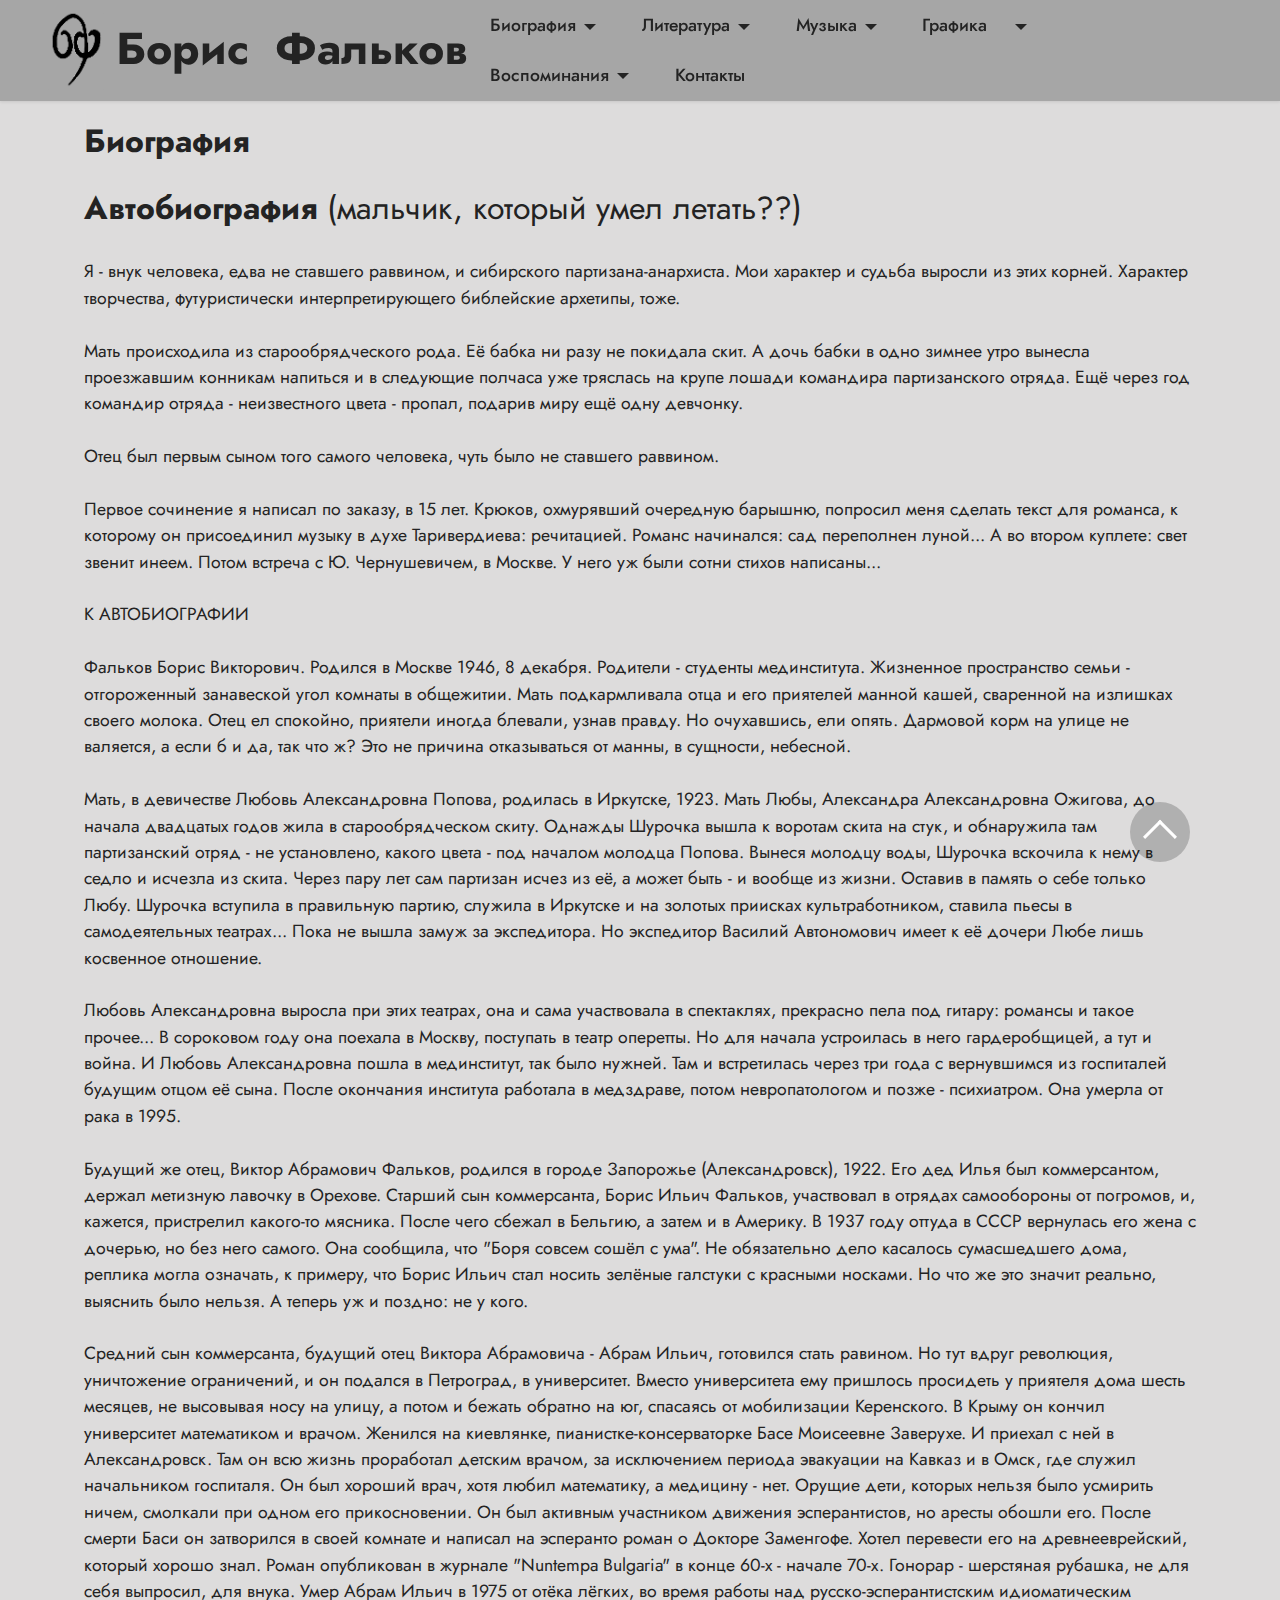
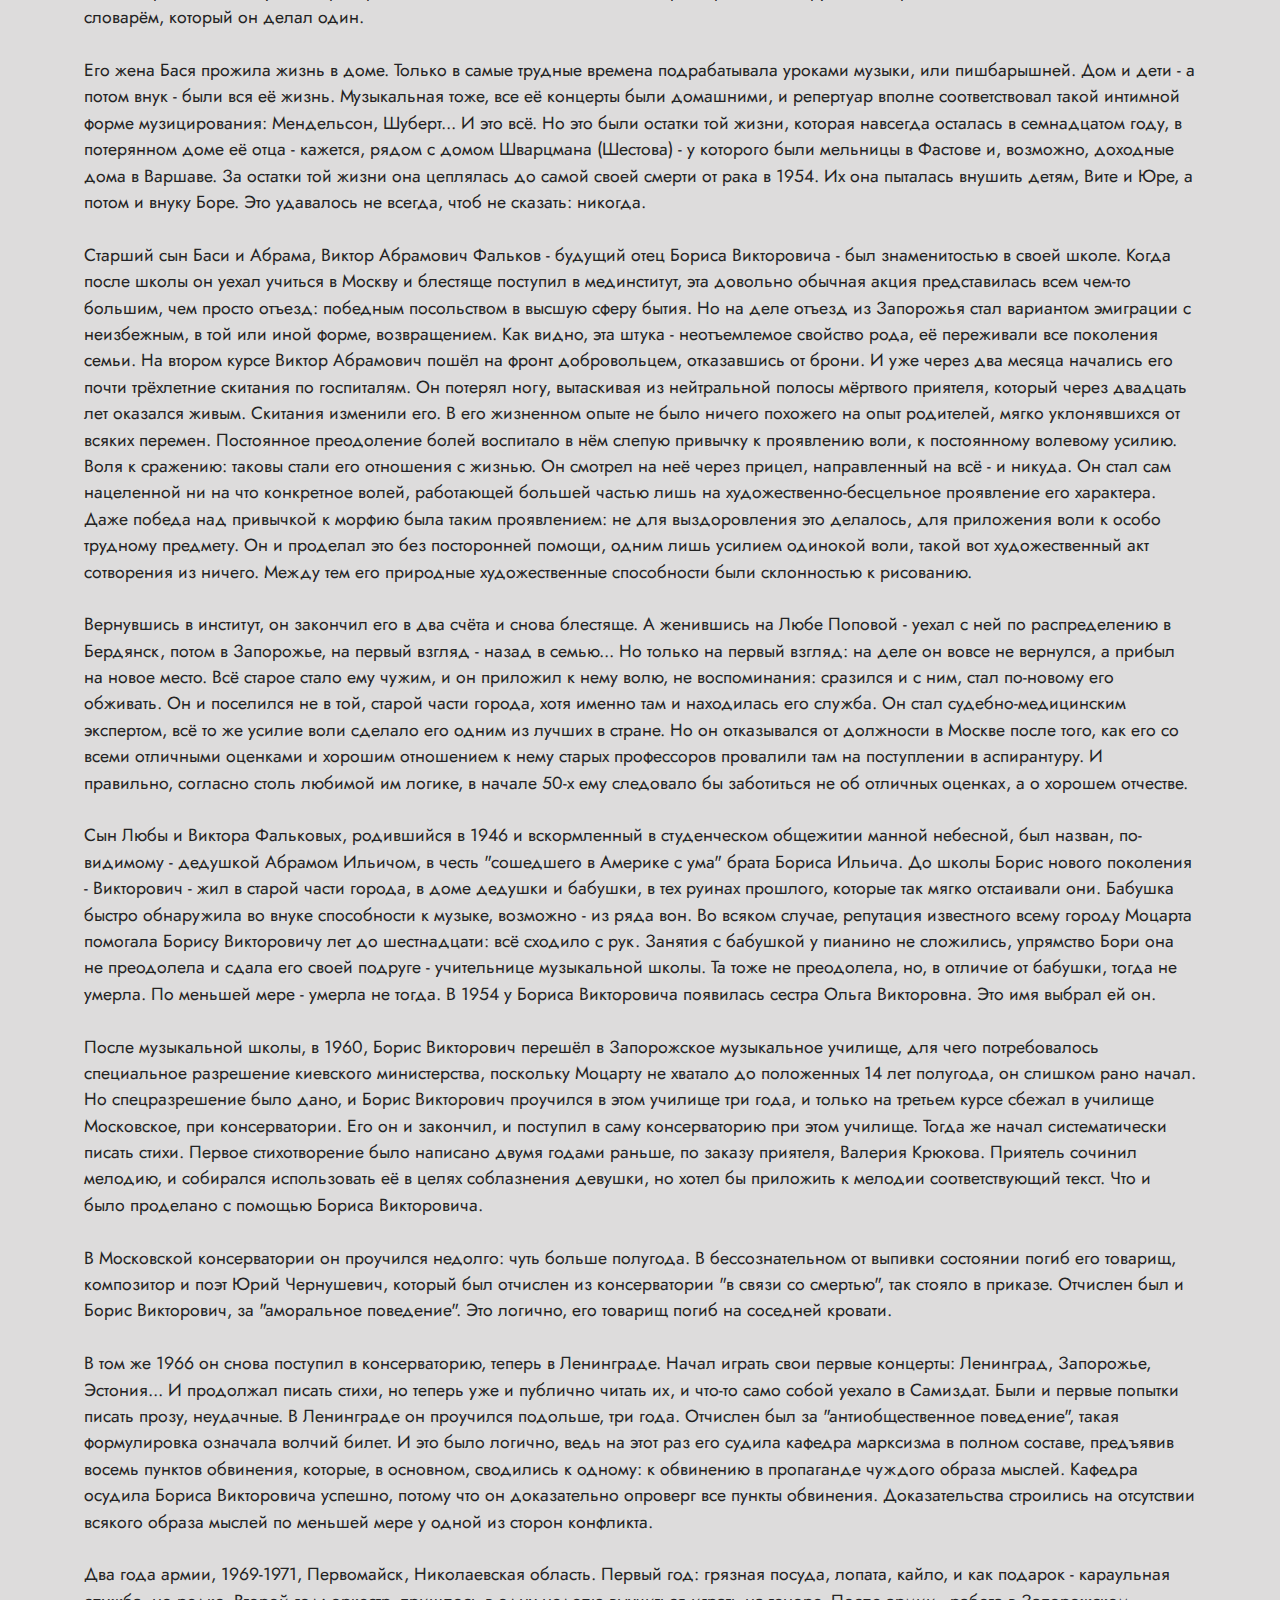
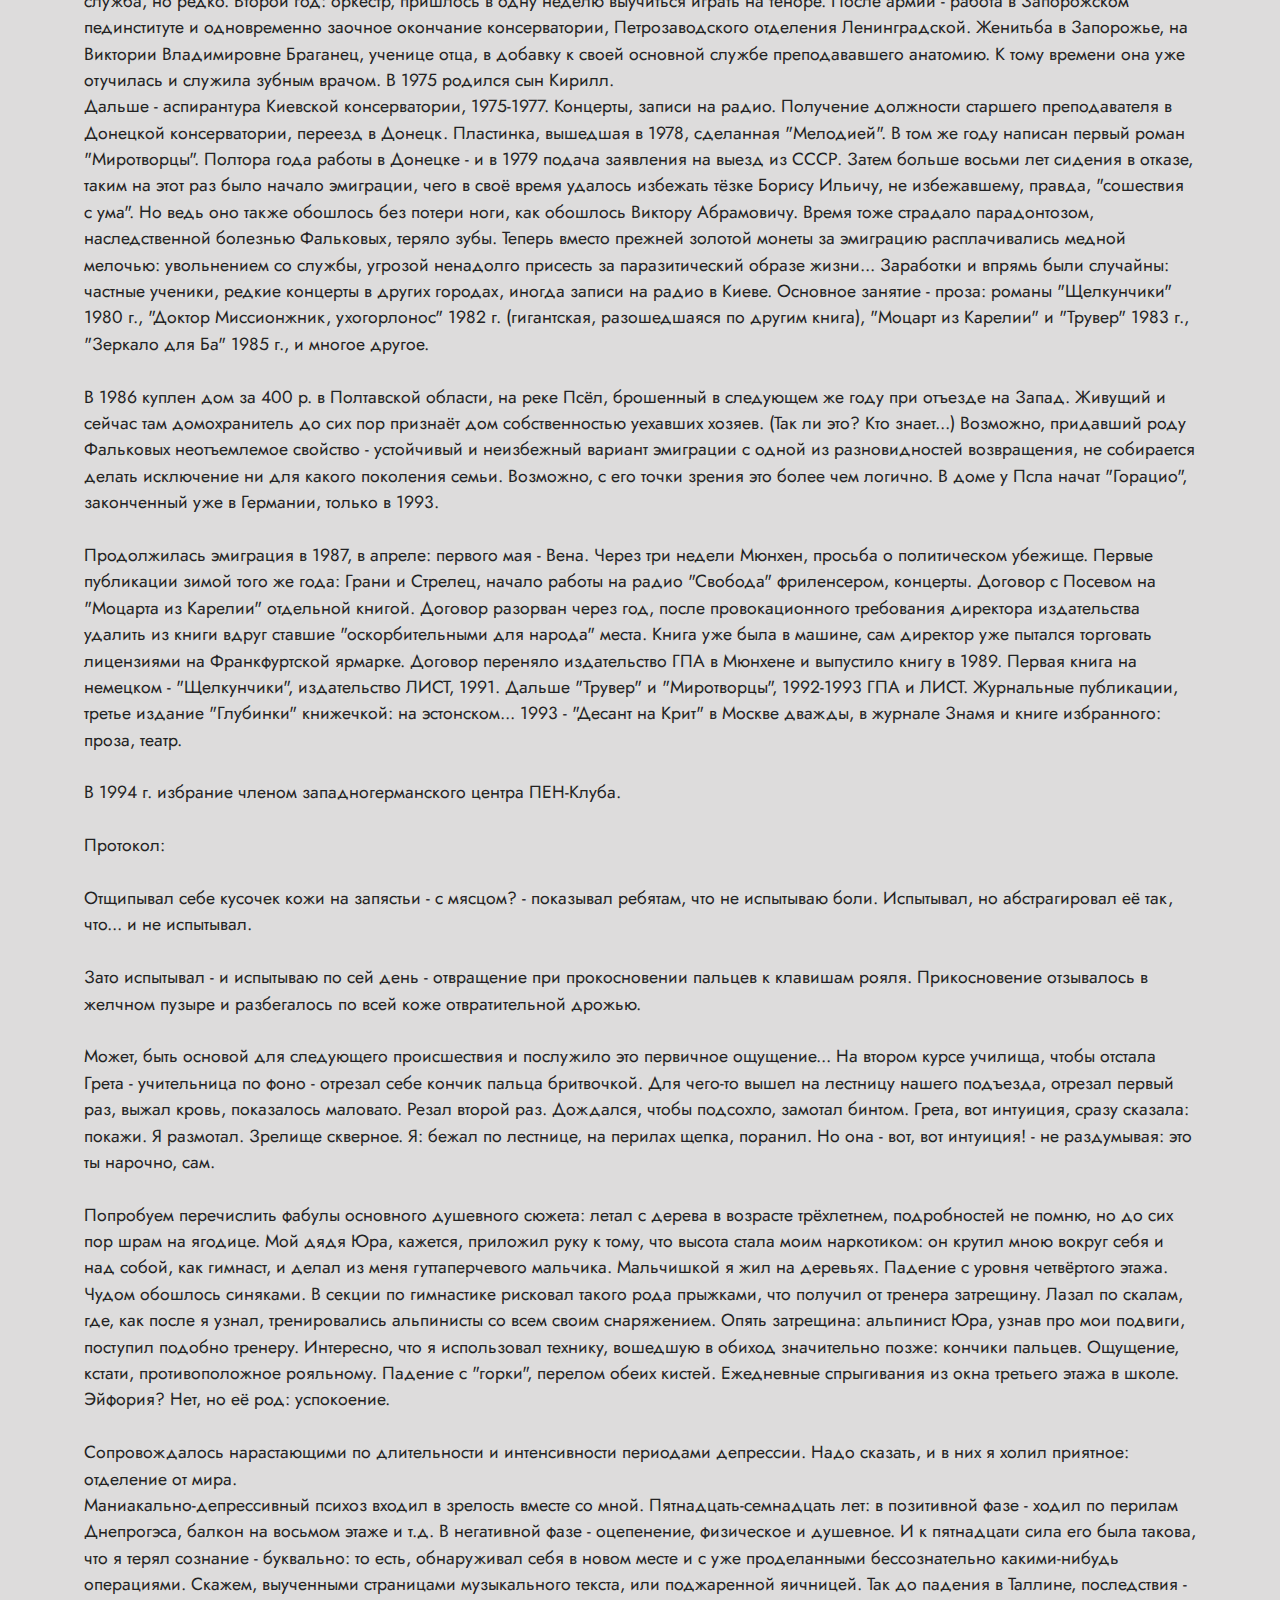
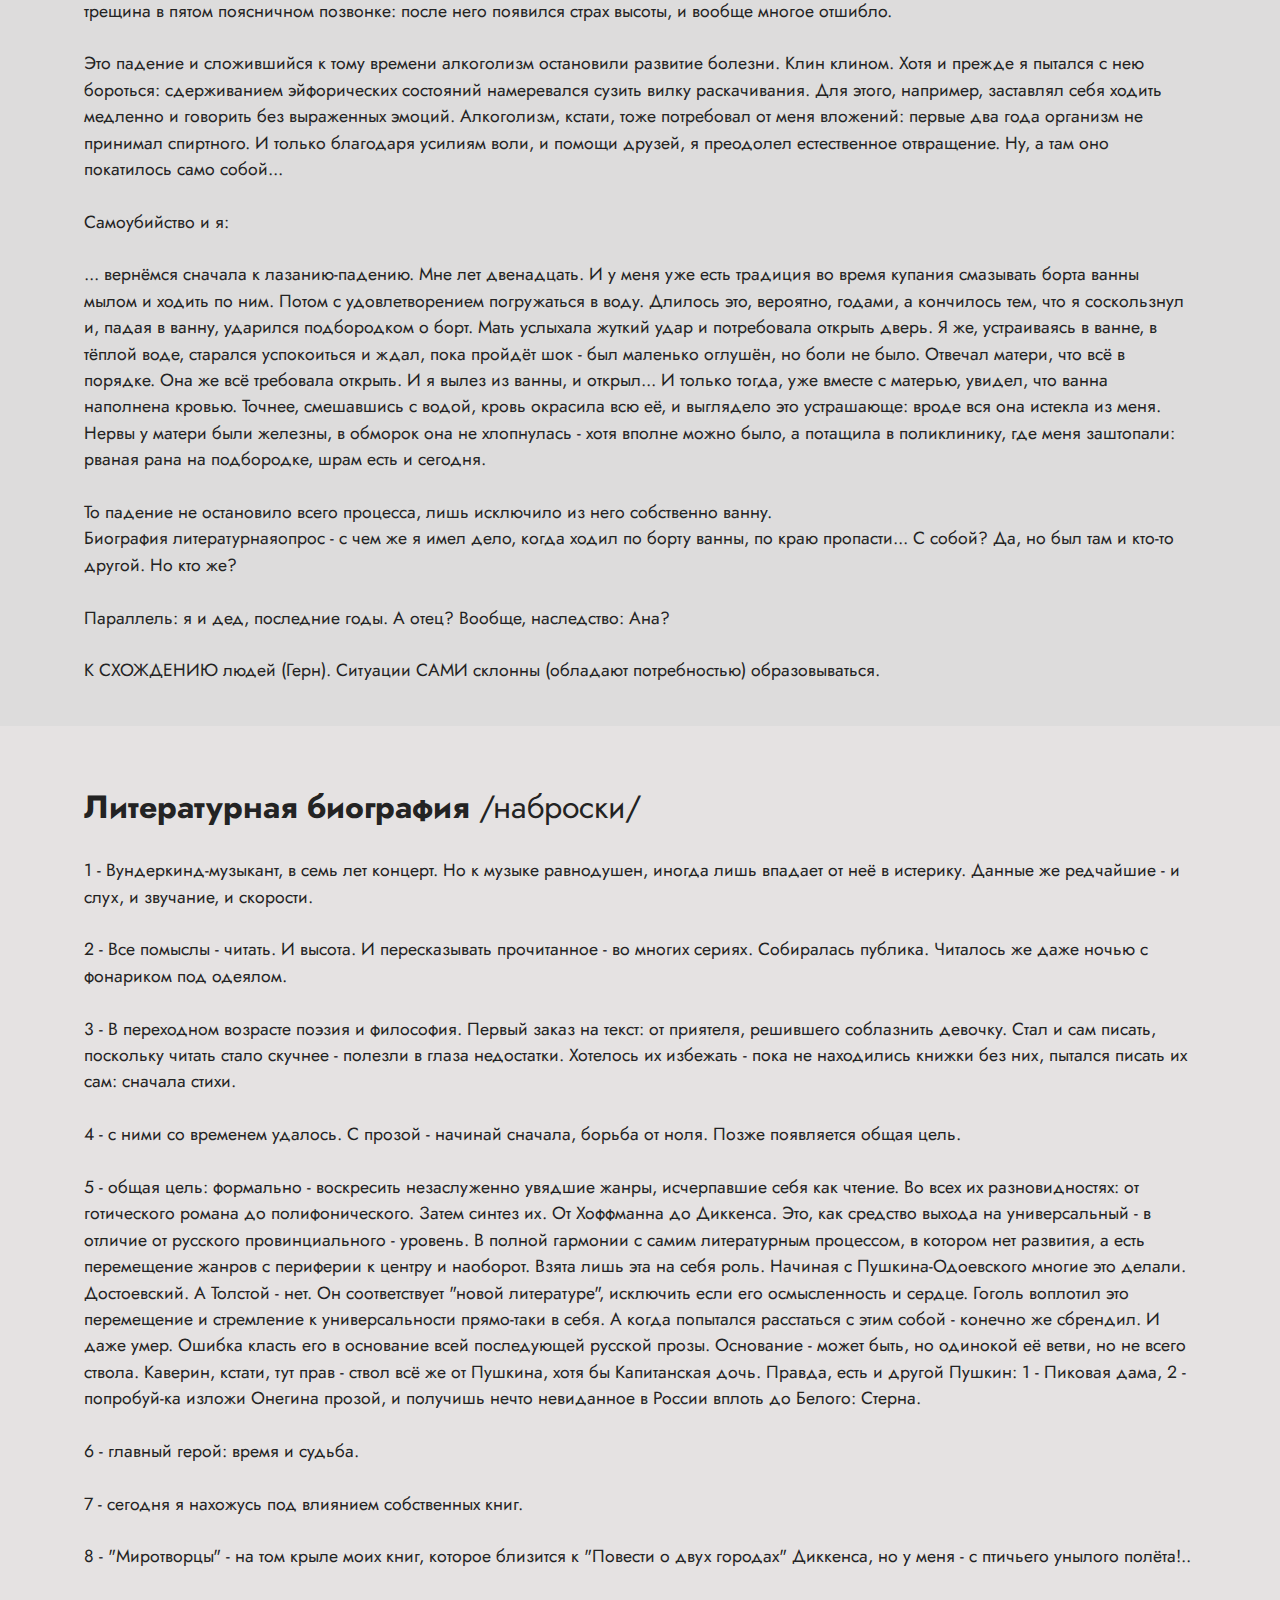
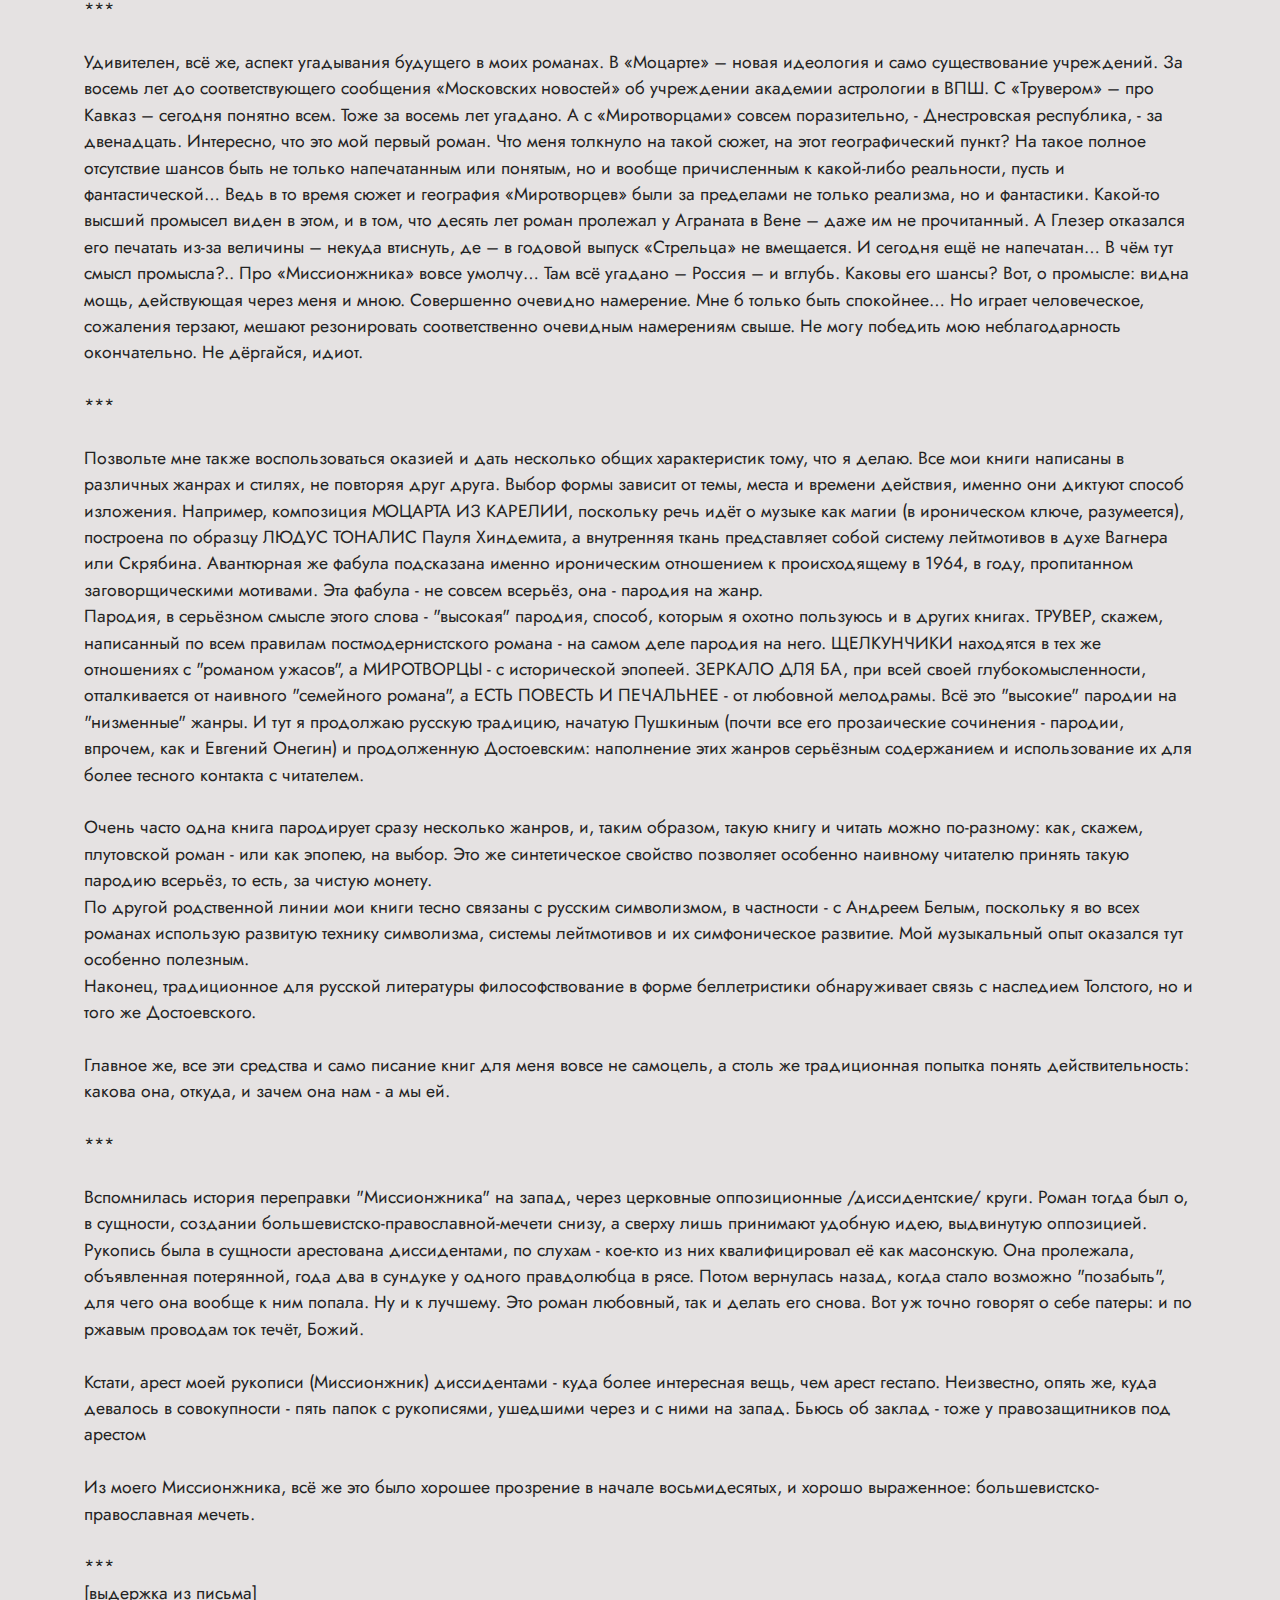
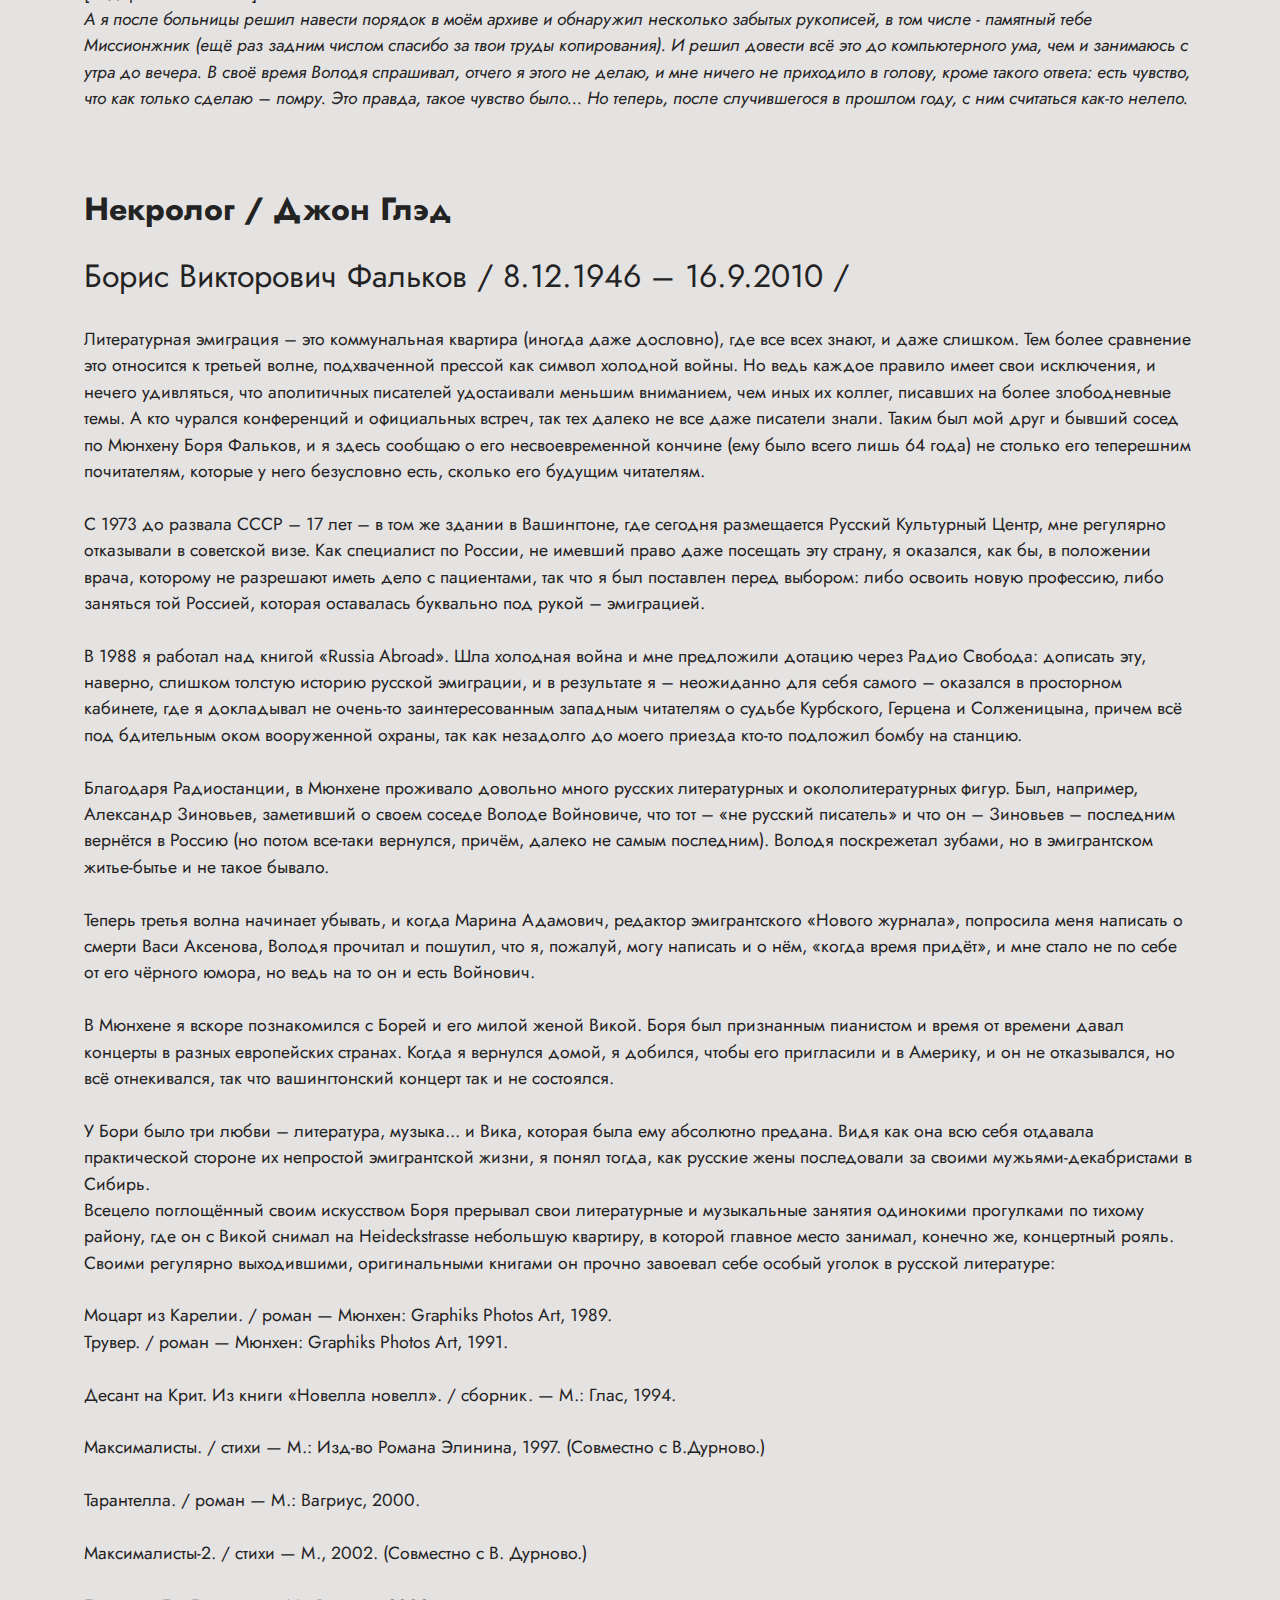
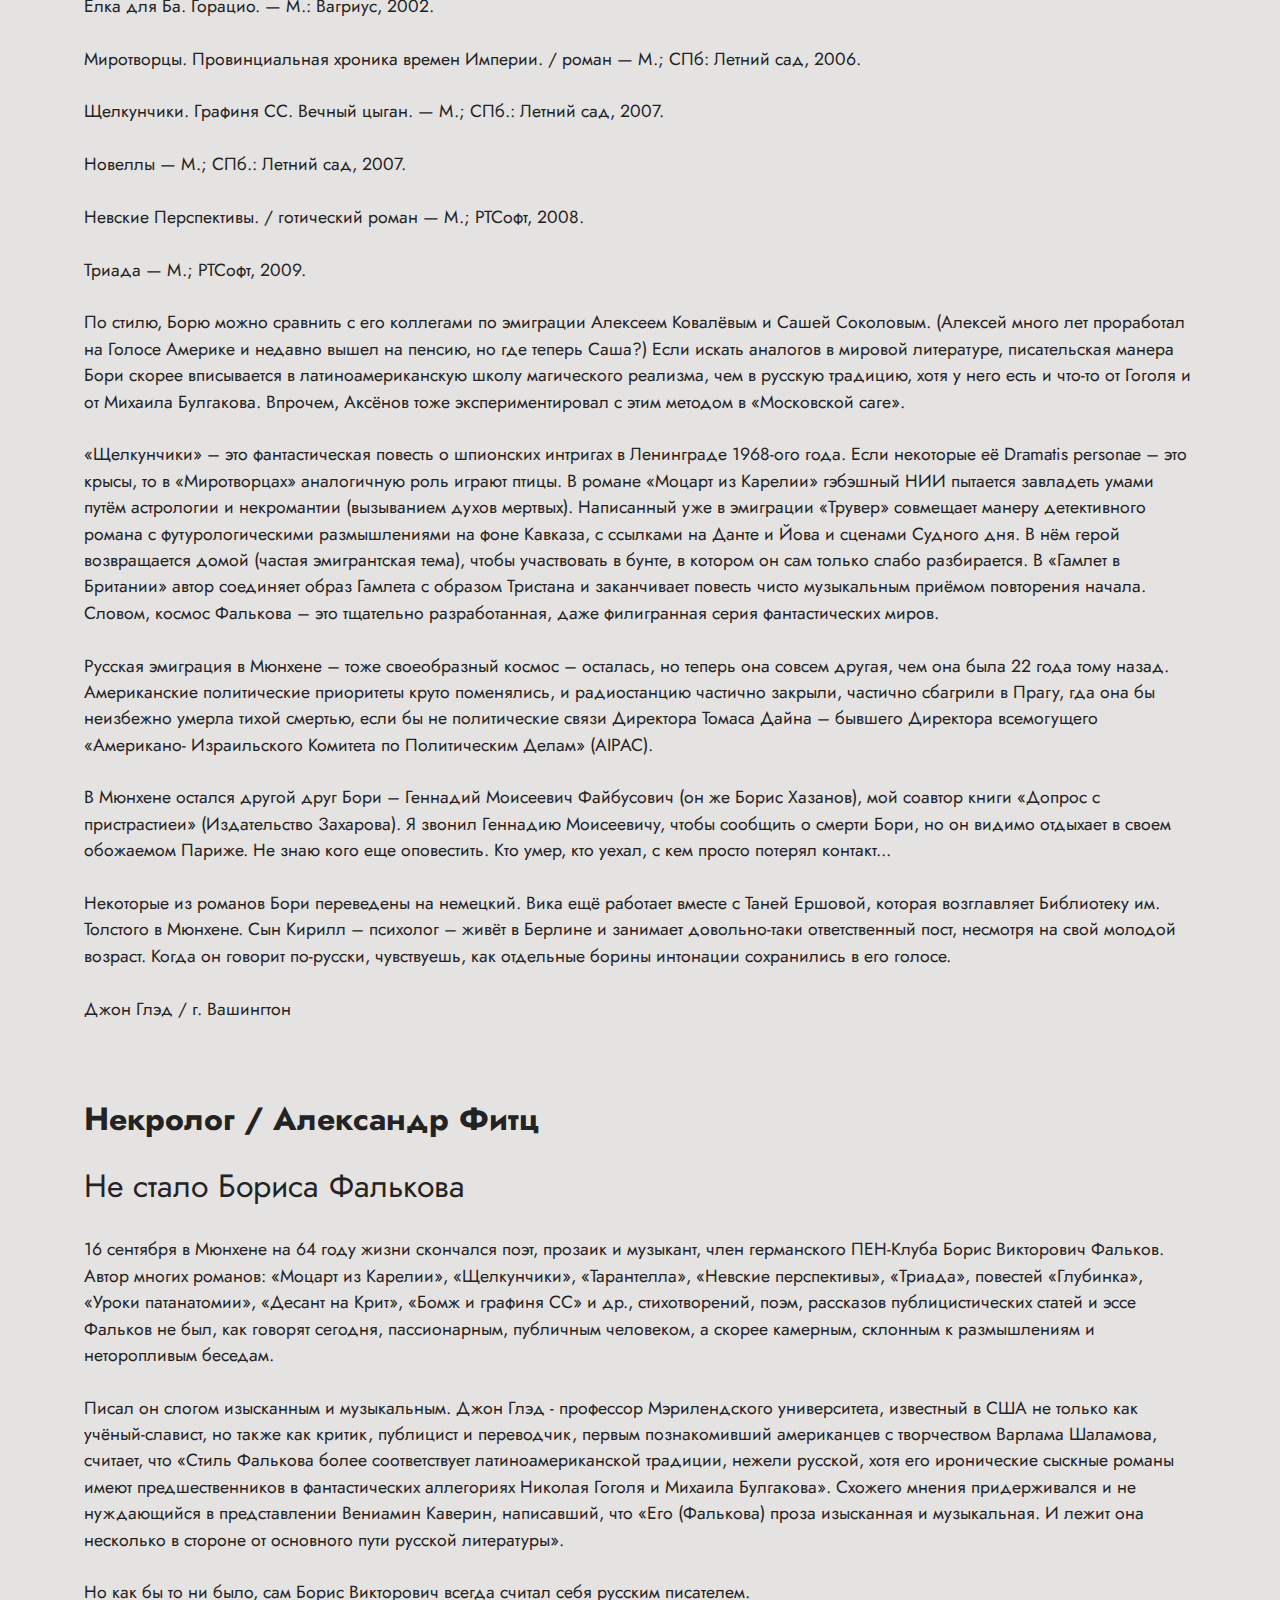
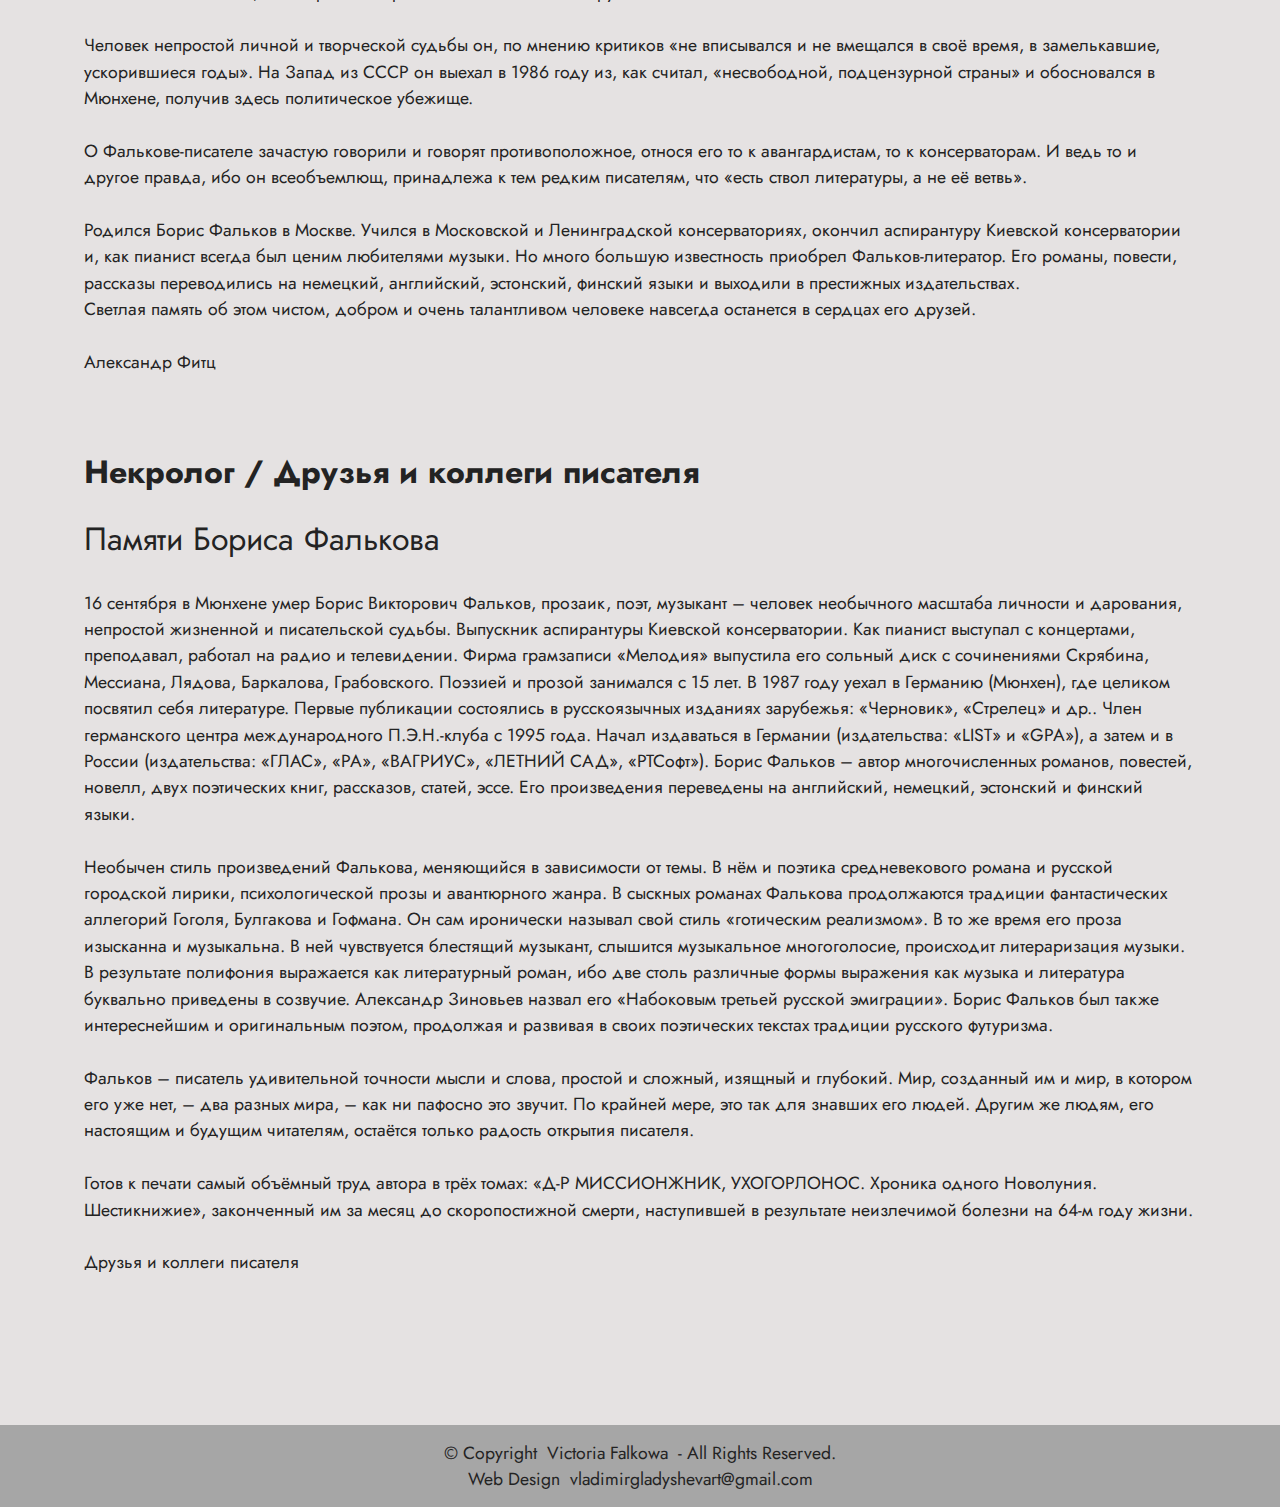
<file: page1.html>
<!DOCTYPE html>
<html  >
<head>
  
  <meta charset="UTF-8">
  <meta http-equiv="X-UA-Compatible" content="IE=edge">
  <meta name="generator" content="Mobirise v5.1.4, mobirise.com">
  <meta name="viewport" content="width=device-width, initial-scale=1, minimum-scale=1">
  <link rel="shortcut icon" href="assets/images/bf-logo-new-10.10.20.png" type="image/x-icon">
  <meta name="description" content="Биография">
  
  
  <title>Biography</title>
  <link rel="stylesheet" href="assets/tether/tether.min.css">
  <link rel="stylesheet" href="assets/bootstrap/css/bootstrap.min.css">
  <link rel="stylesheet" href="assets/bootstrap/css/bootstrap-grid.min.css">
  <link rel="stylesheet" href="assets/bootstrap/css/bootstrap-reboot.min.css">
  <link rel="stylesheet" href="assets/dropdown/css/style.css">
  <link rel="stylesheet" href="assets/socicon/css/styles.css">
  <link rel="stylesheet" href="assets/theme/css/style.css">
  <link rel="preload" as="style" href="assets/mobirise/css/mbr-additional.css"><link rel="stylesheet" href="assets/mobirise/css/mbr-additional.css" type="text/css">
  
  
  
  
</head>
<body>
  
  <section class="menu menu2 cid-sd87eBOtZE" once="menu" id="menu2-p">
    
    <nav class="navbar navbar-dropdown navbar-fixed-top navbar-expand-lg">
        <div class="container-fluid">
            <div class="navbar-brand">
                <span class="navbar-logo">
                    
                        <a href="index.html#header14-e"><img src="assets/images/bf-logo-new-10.10.20.png" alt="" style="height: 5rem;"></a>
                    
                </span>
                <span class="navbar-caption-wrap"><a class="navbar-caption text-black text-primary display-1" href="index.html#header14-e">Борис&nbsp; Фальков</a></span>
            </div>
            <button class="navbar-toggler" type="button" data-toggle="collapse" data-target="#navbarSupportedContent" aria-controls="navbarNavAltMarkup" aria-expanded="false" aria-label="Toggle navigation">
                <div class="hamburger">
                    <span></span>
                    <span></span>
                    <span></span>
                    <span></span>
                </div>
            </button>
            <div class="collapse navbar-collapse" id="navbarSupportedContent">
                <ul class="navbar-nav nav-dropdown nav-right" data-app-modern-menu="true"><li class="nav-item dropdown"><a class="nav-link link text-black dropdown-toggle display-4" href="#" aria-expanded="false" data-toggle="dropdown-submenu">Биография</a><div class="dropdown-menu"><a class="text-black dropdown-item text-primary display-4" href="index.html#content5-36" aria-expanded="false">Автобиография</a><a class="text-black dropdown-item text-primary display-4" href="index.html#content5-37" aria-expanded="false">Литературная биография</a><div class="dropdown"><a class="text-black dropdown-item text-primary dropdown-toggle display-4" href="#" aria-expanded="false" data-toggle="dropdown-submenu">Некрологи</a><div class="dropdown-menu dropdown-submenu"><a class="text-black dropdown-item text-primary display-4" href="index.html#content5-38" aria-expanded="false">Джон Глэд</a><a class="text-black dropdown-item text-primary display-4" href="index.html#content5-39" aria-expanded="false">Александр Фитц</a><a class="text-black dropdown-item text-primary display-4" href="index.html#content5-3a" aria-expanded="false">Друзья и коллеги</a></div></div></div></li><li class="nav-item dropdown"><a class="nav-link link text-black dropdown-toggle display-4" href="#" aria-expanded="false" data-toggle="dropdown-submenu">Литература</a><div class="dropdown-menu"><a class="text-black dropdown-item display-4" href="#" aria-expanded="false">Книги</a><a class="text-black dropdown-item display-4" href="#" aria-expanded="false">Критика</a><a class="text-black dropdown-item display-4" href="#" aria-expanded="false">Переписка</a><a class="text-black dropdown-item display-4" href="#" aria-expanded="false">Отзывы</a></div></li><li class="nav-item dropdown"><a class="nav-link link text-black dropdown-toggle display-4" href="#" aria-expanded="false" data-toggle="dropdown-submenu">Музыка</a><div class="dropdown-menu"><a class="text-black dropdown-item text-primary display-4" href="page3.html#content5-34" aria-expanded="false">Стезя музыканта</a><a class="text-black dropdown-item text-primary display-4" href="page3.html#content5-32" aria-expanded="false">О музыке<br></a><a class="text-black dropdown-item text-primary display-4" href="page3.html#content5-33" aria-expanded="false">Студийные записи</a></div></li><li class="nav-item dropdown"><a class="nav-link link text-black dropdown-toggle display-4" href="#" aria-expanded="false" data-toggle="dropdown-submenu">Графика&nbsp; &nbsp;&nbsp;</a><div class="dropdown-menu"><a class="text-black dropdown-item text-primary display-4" href="page4.html#content5-30" aria-expanded="false">Работы</a><a class="text-black dropdown-item text-primary display-4" href="page4.html#content5-2z" aria-expanded="false">Отклики</a></div></li><li class="nav-item dropdown"><a class="nav-link link text-black text-primary dropdown-toggle display-4" href="#" aria-expanded="false" data-toggle="dropdown-submenu">Воспоминания</a><div class="dropdown-menu"><a class="text-black text-primary dropdown-item display-4" href="page5.html#header2-26" aria-expanded="false">СССР</a><a class="text-black text-primary dropdown-item display-4" href="page5.html#image1-1n" aria-expanded="false">Эмиграция</a><a class="text-black text-primary dropdown-item display-4" href="page5.html#gallery4-2w" aria-expanded="false">Фотографии</a><a class="text-black text-primary dropdown-item display-4" href="page5.html#video3-1w" aria-expanded="false">Архивные записи</a></div></li><li class="nav-item"><a class="nav-link link text-black text-primary display-4" href="page6.html#contacts1-1z" aria-expanded="false">Контакты</a>
                    </li></ul>
                
                
            </div>
        </div>
    </nav>
</section>

<section class="content5 cid-sd87eENE8Y" id="content5-s">
    
    <div class="container-fluid">
        <div class="row justify-content-center">
            <div class="col-md-12 col-lg-11">
                <h3 class="mbr-section-title mbr-fonts-style mb-4 display-2">
                    <strong>Биография</strong></h3>
                <h4 class="mbr-section-subtitle mbr-fonts-style mb-4 display-2"><strong>
                    Автобиография</strong> (мальчик, который умел летать??)</h4>
                <p class="mbr-text mbr-fonts-style display-7">Я - внук человека, едва не ставшего раввином, и сибирского партизана-анархиста. Мои характер и судьба выросли из этих корней. Характер творчества, футуристически интерпретирующего библейские архетипы, тоже.<br><br>    Мать происходила из старообрядческого рода. Её бабка ни разу не покидала скит. А дочь бабки в одно зимнее утро вынесла проезжавшим конникам напиться и в следующие полчаса уже тряслась на крупе лошади командира партизанского отряда. Ещё через год командир отряда - неизвестного цвета - пропал, подарив миру ещё одну девчонку.<br><br>   Отец был первым сыном того самого человека, чуть было не ставшего раввином.<br><br>   Первое сочинение я написал по заказу, в 15 лет. Крюков, охмурявший очередную барышню, попросил меня сделать текст для романса, к которому он присоединил музыку в духе Таривердиева: речитацией. Романс начинался: сад переполнен луной... А во втором куплете: свет звенит инеем. Потом встреча с Ю. Чернушевичем, в Москве. У него уж были сотни стихов написаны...&nbsp;<br><br>                          К АВТОБИОГРАФИИ<br><br>   Фальков Борис Викторович. Родился в Москве 1946, 8 декабря. Родители - студенты мединститута. Жизненное пространство семьи - отгороженный занавеской угол комнаты в общежитии. Мать подкармливала отца и его приятелей манной кашей, сваренной на излишках своего молока. Отец ел спокойно, приятели иногда блевали, узнав правду. Но очухавшись, ели опять. Дармовой корм на улице не валяется, а если б и да, так что ж? Это не причина отказываться от манны, в сущности, небесной.<br><br>   Мать, в девичестве Любовь Александровна Попова, родилась в Иркутске, 1923. Мать Любы, Александра Александровна Ожигова, до начала двадцатых годов жила в старoобрядческом скиту. Однажды Шурочка вышла к воротам скита на стук, и обнаружила там партизанский отряд - не установлено, какого цвета - под началом молодца Попова. Вынеся молодцу воды, Шурочка вскочила к нему в седло и исчезла из скита. Через пару лет сам партизан исчез из её, а может быть - и вообще из жизни. Оставив в память о себе только Любу. Шурочка вступила в правильную партию, служила в Иркутске и на золотых приисках культработником, ставила пьесы в самодеятельных театрах... Пока не вышла замуж за экспедитора. Но экспедитор Василий Автономович имеет к её дочери Любе лишь косвенное отношение.<br><br>   Любовь Александровна выросла при этих театрах, она и сама участвовала в спектаклях, прекрасно пела под гитару: романсы и такое прочее... В сороковом году она поехала в Москву, поступать в театр оперетты. Но для начала устроилась в него гардеробщицей, а тут и война. И Любовь Александровна пошла в мединститут, так было нужней. Там и встретилась через три года с вернувшимся из госпиталей будущим отцом её сына. После окончания института работала в медздраве, потом невропатологом и позже - психиатром. Она умерла от рака в 1995.<br><br>   Будущий же отец, Виктор Абрамович Фальков, родился в городе Запорожье (Александровск), 1922. Его дед Илья был коммерсантом, держал метизную лавочку в Орехове. Старший сын коммерсанта, Борис Ильич Фальков, участвовал в отрядах самообороны от погромов, и, кажется, пристрелил какого-то мясника. После чего сбежал в Бельгию, а затем и в Америку. В 1937 году оттуда в СССР вернулась его жена с дочерью, но без него самого. Она сообщила, что "Боря совсем сошёл с ума". Не обязательно дело касалось сумасшедшего дома, реплика могла означать, к примеру, что Борис Ильич стал носить зелёные галстуки с красными носками. Но что же это значит реально, выяснить было нельзя. А теперь уж и поздно: не у кого.<br><br>   Средний сын коммерсанта, будущий отец Виктора Абрамовича - Абрам Ильич, готовился стать равином. Но тут вдруг революция, уничтожение ограничений, и он подался в Петроград, в университет. Вместо университета ему пришлось просидеть у приятеля дома шесть месяцев, не высовывая носу на улицу, а потом и бежать обратно на юг, спасаясь от мобилизации Керенского. В Крыму он кончил университет математиком и врачом. Женился на киевлянке, пианистке-консерваторке Басе Моисеевне Заверухе. И приехал с ней в Александровск. Там он всю жизнь проработал детским врачом, за исключением периода эвакуации на Кавказ и в Омск, где служил начальником госпиталя. Он был хороший врач, хотя любил математику, а медицину - нет. Орущие дети, которых нельзя было усмирить ничем, смолкали при одном его прикосновении. Он был активным участником движения эсперантистов, но аресты обошли его. После смерти Баси он затворился в своей комнате и написал на эсперанто роман о Докторе Заменгофе. Хотел перевести его на древнееврейский, который хорошо знал. Роман опубликован в журнале "Nuntempa Bulgaria" в конце 60-х - начале 70-х. Гонорар - шерстяная рубашка, не для себя выпросил, для внука. Умер Абрам Ильич в 1975 от отёка лёгких, во время работы над русско-эсперантистским идиоматическим словарём, который он делал один.<br><br>   Его жена Бася прожила жизнь в доме. Только в самые трудные времена подрабатывала уроками музыки, или пишбарышней. Дом и дети - а потом внук - были вся её жизнь. Музыкальная тоже, все её концерты были домашними, и репертуар вполне соответствовал такой интимной форме музицирования: Мендельсон, Шуберт... И это всё. Но это были остатки той жизни, которая навсегда осталась в семнадцатом году, в потерянном доме её отца - кажется, рядом с домом Шварцмана (Шестова) - у которого были мельницы в Фастове и, возможно, доходные дома в Варшаве. За остатки той жизни она цеплялась до самой своей смерти от рака в 1954. Их она пыталась внушить детям, Вите и Юре, а потом и внуку Боре. Это удавалось не всегда, чтоб не сказать: никогда.<br><br>   Старший сын Баси и Абрама, Виктор Абрамович Фальков - будущий отец Бориса Викторовича - был знаменитостью в своей школе. Когда после школы он уехал учиться в Москву и блестяще поступил в мединститут, эта довольно обычная акция представилась всем чем-то большим, чем просто отъезд: победным посольством в высшую сферу бытия. Но на деле отъезд из Запорожья стал вариантом эмиграции с неизбежным, в той или иной форме, возвращением. Как видно, эта штука - неотъемлемое свойство рода, её переживали все поколения семьи. На втором курсе Виктор Абрамович пошёл на фронт добровольцем, отказавшись от брони. И уже через два месяца начались его почти трёхлетние скитания по госпиталям. Он потерял ногу, вытаскивая из нейтральной полосы мёртвого приятеля, который через двадцать лет оказался живым. Скитания изменили его. В его жизненном опыте не было ничего похожего на опыт родителей, мягко уклонявшихся от всяких перемен. Постоянное преодоление болей воспитало в нём слепую привычку к проявлению воли, к постоянному волевому усилию. Воля к сражению: таковы стали его отношения с жизнью. Он смотрел на неё через прицел, направленный на всё - и никуда. Он стал сам нацеленной ни на что конкретное волей, работающей большей частью лишь на художественно-бесцельное проявление его характера. Даже победа над привычкой к морфию была таким проявлением: не для выздоровления это делалось, для приложения воли к особо трудному предмету. Он и проделал это без посторонней помощи, одним лишь усилием одинокой воли, такой вот художественный акт сотворения из ничего. Между тем его природные художественные способности были склонностью к рисованию.<br><br>   Вернувшись в институт, он закончил его в два счёта и снова блестяще. А женившись на Любе Поповой - уехал с ней по распределению в Бердянск, потом в Запорожье, на первый взгляд - назад в семью... Но только на первый взгляд: на деле он вовсе не вернулся, а прибыл на новое место. Всё старое стало ему чужим, и он приложил к нему волю, не воспоминания: сразился и с ним, стал по-новому его обживать. Он и поселился не в той, старой части города, хотя именно там и находилась его служба. Он стал судебно-медицинским экспертом, всё то же усилие воли сделало его одним из лучших в стране. Но он отказывался от должности в Москве после того, как его со всеми отличными оценками и хорошим отношением к нему старых профессоров провалили там на поступлении в аспирантуру. И правильно, согласно столь любимой им логике, в начале 50-х ему следовало бы заботиться не об отличных оценках, а о хорошем отчестве.<br><br>   Сын Любы и Виктора Фальковых, родившийся в 1946 и вскормленный в студенческом общежитии манной небесной, был назван, по-видимому - дедушкой Абрамом Ильичом, в честь "сошедшего в Америке с ума" брата Бориса Ильича. До школы Борис нового поколения - Викторович - жил в старой части города, в доме дедушки и бабушки, в тех руинах прошлого, которые так мягко отстаивали они. Бабушка быстро обнаружила во внуке способности к музыке, возможно - из ряда вон. Во всяком случае, репутация известного всему городу Моцарта помогала Борису Викторовичу лет до шестнадцати: всё сходило с рук. Занятия с бабушкой у пианино не сложились, упрямство Бори она не преодолела и сдала его своей подруге - учительнице музыкальной школы. Та тоже не преодолела, но, в отличие от бабушки, тогда не умерла. По меньшей мере - умерла не тогда. В 1954 у Бориса Викторовича появилась сестра Ольга Викторовна. Это имя выбрал ей он.<br><br>   После музыкальной школы, в 1960, Борис Викторович перешёл в Запорожское музыкальное училище, для чего потребовалось специальное разрешение киевского министерства, поскольку Моцарту не хватало до положенных 14 лет полугода, он слишком рано начал. Но спецразрешение было дано, и Борис Викторович проучился в этом училище три года, и только на третьем курсе сбежал в училище Московское, при консерватории. Его он и закончил, и поступил в саму консерваторию при этом училище. Тогда же начал систематически писать стихи. Первое стихотворение было написано двумя годами раньше, по заказу приятеля, Валерия Крюкова. Приятель сочинил мелодию, и собирался использовать её в целях соблазнения девушки, но хотел бы приложить к мелодии соответствующий текст. Что и было проделано с помощью Бориса Викторовича.<br><br>   В Московской консерватории он проучился недолго: чуть больше полугода. В бессознательном от выпивки состоянии погиб его товарищ, композитор и поэт Юрий Чернушевич, который был отчислен из консерватории "в связи со смертью", так стояло в приказе. Отчислен был и Борис Викторович, за "аморальное поведение". Это логично, его товарищ погиб на соседней кровати.<br><br>   В том же 1966 он снова поступил в консерваторию, теперь в Ленинграде. Начал играть свои первые концерты: Ленинград, Запорожье, Эстония... И продолжал писать стихи, но теперь уже и публично читать их, и что-то само собой уехало в Самиздат. Были и первые попытки писать прозу, неудачные. В Ленинграде он проучился подольше, три года. Отчислен был за "антиобщественное поведение", такая формулировка означала волчий билет. И это было логично, ведь на этот раз его судила кафедра марксизма в полном составе, предъявив восемь пунктов обвинения, которые, в основном, сводились к одному: к обвинению в пропаганде чуждого образа мыслей. Кафедра осудила Бориса Викторовича успешно, потому что он доказательно опроверг все пункты обвинения. Доказательства строились на отсутствии всякого образа мыслей по меньшей мере у одной из сторон конфликта.<br><br>   Два года армии, 1969-1971, Первомайск, Николаевская область. Первый год: грязная посуда, лопата, кайло, и как подарок - караульная служба, но редко. Второй год: оркестр, пришлось в одну неделю выучиться играть на теноре. После армии - работа в Запорожском пединституте и одновременно заочное окончание консерватории, Петрозаводского отделения Ленинградской. Женитьба в Запорожье, на Виктории Владимировне Браганец, ученице отца, в добавку к своей основной службе преподававшего анатомию. К тому времени она уже отучилась и служила зубным врачом. В 1975 родился сын Кирилл.<br>   Дальше - аспирантура Киевской консерватории, 1975-1977. Концерты, записи на радио. Получение должности старшего преподавателя в Донецкой консерватории, переезд в Донецк. Пластинка, вышедшая в 1978, сделанная "Мелодией". В том же году написан первый роман "Миротворцы". Полтора года работы в Донецке - и в 1979 подача заявления на выезд из СССР. Затем больше восьми лет сидения в отказе, таким на этот раз было начало эмиграции, чего в своё время удалось избежать тёзке Борису Ильичу, не избежавшему, правда, "сошествия с ума". Но ведь оно также обошлось без потери ноги, как обошлось Виктору Абрамовичу. Время тоже страдало парадонтозом, наследственной болезнью Фальковых, теряло зубы. Теперь вместо прежней золотой монеты за эмиграцию расплачивались медной мелочью: увольнением со службы, угрозой ненадолго присесть за паразитический образе жизни... Заработки и впрямь были случайны: частные ученики, редкие концерты в других городах, иногда записи на радио в Киеве. Основное занятие - проза: романы "Щелкунчики" 1980 г., "Доктор Миссионжник, ухогорлонос" 1982 г. (гигантская, разошедшаяся по другим книга), "Моцарт из Карелии" и "Трувер" 1983 г., "Зеркало для Ба" 1985 г., и многое другое.<br><br>   В 1986 куплен дом за 400 р. в Полтавской области, на реке Псёл, брошенный в следующем же году при отъезде на Запад. Живущий и сейчас там домохранитель до сих пор признаёт дом собственностью уехавших хозяев. (Так ли это? Кто знает...) Возможно, придавший роду Фальковых неотъемлемое свойство - устойчивый и неизбежный вариант эмиграции с одной из разновидностей возвращения, не собирается делать исключение ни для какого поколения семьи. Возможно, с его точки зрения это более чем логично. В доме у Псла начат "Горацио", законченный уже в Германии, только в 1993.<br><br>   Продолжилась эмиграция в 1987, в апреле: первого мая - Вена. Через три недели Мюнхен, просьба о политическом убежище. Первые публикации зимой того же года: Грани и Стрелец, начало работы на радио "Свобода" фриленсером, концерты. Договор с Посевом на "Моцарта из Карелии" отдельной книгой. Договор разорван через год, после провокационного требования директора издательства удалить из книги вдруг ставшие "оскорбительными для народа" места. Книга уже была в машине, сам директор уже пытался торговать лицензиями на Франкфуртской ярмарке. Договор переняло издательство ГПА в Мюнхене и выпустило книгу в 1989. Первая книга на немецком - "Щелкунчики", издательство ЛИСТ, 1991. Дальше "Трувер" и "Миротворцы", 1992-1993 ГПА и ЛИСТ. Журнальные публикации, третье издание "Глубинки" книжечкой: на эстонском... 1993 - "Десант на Крит" в Москве дважды, в журнале Знамя и книге избранного: проза, театр.<br><br>    В 1994 г. избрание членом западногерманского центра ПЕН-Клуба.<br><br>Протокол:<br><br>Отщипывал себе кусочек кожи на запястьи - с мясцом? - показывал ребятам, что не испытываю боли. Испытывал, но абстрагировал её так, что... и не испытывал.<br><br>Зато испытывал - и испытываю по сей день - отвращение при прокосновении пальцев к клавишам рояля. Прикосновение отзывалось в желчном пузыре и разбегалось по всей коже отвратительной дрожью.<br><br>Может, быть основой для следующего происшествия и послужило это первичное ощущение... На втором курсе училища, чтобы отстала Грета - учительница по фоно - отрезал себе кончик пальца бритвочкой. Для чего-то вышел на лестницу нашего подъезда, отрезал первый раз, выжал кровь, показалось маловато. Резал второй раз. Дождался, чтобы подсохло, замотал бинтом. Грета, вот интуиция, сразу сказала: покажи. Я размотал. Зрелище скверное. Я: бежал по лестнице, на перилах щепка, поранил. Но она - вот, вот интуиция! - не раздумывая: это ты нарочно, сам.<br><br>Попробуем перечислить фабулы основного душевного сюжета: летал с дерева в возрасте трёхлетнем, подробностей не помню, но до сих пор шрам на ягодице. Мой дядя Юра, кажется, приложил руку к тому, что высота стала моим наркотиком: он крутил мною вокруг себя и над собой, как гимнаст, и делал из меня гуттаперчевого мальчика. Мальчишкой я жил на деревьях. Падение с уровня четвёртого этажа. Чудом обошлось синяками. В секции по гимнастике рисковал такого рода прыжками, что получил от тренера затрещину. Лазал по скалам, где, как после я узнал, тренировались альпинисты со всем своим снаряжением. Опять затрещина: альпинист Юра, узнав про мои подвиги, поступил подобно тренеру. Интересно, что я использовал технику, вошедшую в обиход значительно позже: кончики пальцев. Ощущение, кстати, противоположное рояльному. Падение с "горки", перелом обеих кистей. Ежедневные спрыгивания из окна третьего этажа в школе. Эйфория? Нет, но её род: успокоение.<br><br>Сопровождалось нарастающими по длительности и интенсивности периодами депрессии. Надо сказать, и в них я холил приятное: отделение от мира.<br>Маниакально-депрессивный психоз входил в зрелость вместе со мной. Пятнадцать-семнадцать лет: в позитивной фазе - ходил по перилам Днепрогэса, балкон на восьмом этаже и т.д. В негативной фазе - оцепенение, физическое и душевное. И к пятнадцати сила его была такова, что я терял сознание - буквально: то есть, обнаруживал себя в новом месте и с уже проделанными бессознательно какими-нибудь операциями. Скажем, выученными страницами музыкального текста, или поджаренной яичницей. Так до падения в Таллине, последствия - трещина в пятом поясничном позвонке: после него появился страх высоты, и вообще многое отшибло. <br><br>Это падение и сложившийся к тому времени алкоголизм остановили развитие болезни. Клин клином. Хотя и прежде я пытался с нею бороться: сдерживанием эйфорических состояний намеревался сузить вилку раскачивания. Для этого, например, заставлял себя ходить медленно и говорить без выраженных эмоций. Алкоголизм, кстати, тоже потребовал от меня вложений: первые два года организм не принимал спиртного. И только благодаря усилиям воли, и помощи друзей, я преодолел естественное отвращение. Ну, а там оно покатилось само собой...<br><br>Самоубийство и я:<br><br>... вернёмся сначала к лазанию-падению. Мне лет двенадцать. И у меня уже есть традиция во время купания смазывать борта ванны мылом и ходить по ним. Потом с удовлетворением погружаться в воду. Длилось это, вероятно, годами, а кончилось тем, что я соскользнул и, падая в ванну, ударился подбородком о борт. Мать услыхала жуткий удар и потребовала открыть дверь. Я же, устраиваясь в ванне, в тёплой воде, старался успокоиться и ждал, пока пройдёт шок - был маленько оглушён, но боли не было. Отвечал матери, что всё в порядке. Она же всё требовала открыть. И я вылез из ванны, и открыл... И только тогда, уже вместе с матерью, увидел, что ванна наполнена кровью. Точнее, смешавшись с водой, кровь окрасила всю её, и выглядело это устрашающе: вроде вся она истекла из меня. Нервы у матери были железны, в обморок она не хлопнулась - хотя вполне можно было, а потащила в поликлинику, где меня заштопали: рваная рана на подбородке, шрам есть и сегодня.<br><br>То падение не остановило всего процесса, лишь исключило из него собственно ванну. <br>Биография литературнаяопрос - с чем же я имел дело, когда ходил по борту ванны, по краю пропасти... С собой? Да, но был там и кто-то другой. Но кто же?<br><br>Параллель: я и дед, последние годы. А отец? Вообще, наследство: Ана?<br><br>К СХОЖДЕНИЮ людей (Герн). Ситуации САМИ склонны (обладают потребностью) образовываться.<br><br></p>
            </div>
        </div>
    </div>
</section>

<section class="content5 cid-sd87eFjp4H" id="content5-t">
    
    <div class="container-fluid">
        <div class="row justify-content-center">
            <div class="col-md-12 col-lg-11">
                
                <h4 class="mbr-section-subtitle mbr-fonts-style mb-4 display-2"><strong>
                    Литературная биография</strong> /наброски/</h4>
                <p class="mbr-text mbr-fonts-style display-7">1 - Вундеркинд-музыкант, в семь лет концерт. Но к музыке равнодушен, иногда лишь впадает от неё в истерику. Данные же редчайшие - и слух, и звучание, и скорости. <br><br>2 - Все помыслы - читать. И высота. И пересказывать прочитанное - во многих сериях. Собиралась публика. Читалось же даже ночью с фонариком под одеялом. <br><br>3 - В переходном возрасте поэзия и философия. Первый заказ на текст: от приятеля, решившего соблазнить девочку. Стал и сам писать, поскольку читать стало скучнее - полезли в глаза недостатки. Хотелось их избежать - пока не находились книжки без них, пытался писать их сам: сначала стихи. <br><br>4 - с ними со временем удалось. С прозой - начинай сначала, борьба от ноля. Позже появляется общая цель.<br><br>5 - общая цель: формально - воскресить незаслуженно увядшие жанры, исчерпавшие себя как чтение. Во всех их разновидностях: от готического романа до полифонического. Затем синтез их. От Хоффманна до Диккенса. Это, как средство выхода на универсальный - в отличие от русского провинциального - уровень. В полной гармонии с самим литературным процессом, в котором нет развития, а есть перемещение жанров с периферии к центру и наоборот. Взята лишь эта на себя роль. Начиная с Пушкина-Одоевского многие это делали. Достоевский. А Толстой - нет. Он соответствует "новой литературе", исключить если его осмысленность и сердце. Гоголь воплотил это перемещение и стремление к универcальности прямо-таки в себя. А когда попытался расстаться с этим собой - конечно же сбрендил. И даже умер. Ошибка класть его в основание всей последующей русской прозы. Основание - может быть, но одинокой её ветви, но не всего ствола. Каверин, кстати, тут прав - ствол всё же от Пушкина, хотя бы Капитанская дочь. Правда, есть и другой Пушкин: 1 - Пиковая дама, 2 - попробуй-ка изложи Онегина прозой, и получишь нечто невиданное в России вплоть до Белого: Стерна. <br><br>6 - главный герой: время и судьба. <br><br>7 - сегодня я нахожусь под влиянием собственных книг. <br><br>8 - "Миротворцы" - на том крыле моих книг, которое близится к "Повести о двух городах" Диккенса, но у меня - с птичьего унылого полёта!..<br><br>***<br><br>Удивителен, всё же, аспект угадывания будущего в моих романах. В «Моцарте» – новая идеология и само существование учреждений. За восемь лет до соответствующего сообщения «Московских новостей» об учреждении академии астрологии в ВПШ. С «Трувером» – про Кавказ – сегодня понятно всем. Тоже за восемь лет угадано. А с «Миротворцами» совсем поразительно, - Днестровская республика, - за двенадцать. Интересно, что это мой первый роман. Что меня толкнуло на такой сюжет, на этот географический пункт? На такое полное отсутствие шансов быть не только напечатанным или понятым, но и вообще причисленным к какой-либо реальности, пусть и фантастической… Ведь в то время сюжет и география «Миротворцев» были за пределами не только реализма, но и фантастики. Какой-то высший промысел виден в этом, и в том, что десять лет роман пролежал у Аграната в Вене – даже им не прочитанный. А Глезер отказался его печатать из-за величины – некуда втиснуть, де – в годовой выпуск «Стрельца» не вмещается. И сегодня ещё не напечатан… В чём тут смысл промысла?.. Про «Миссионжника» вовсе умолчу… Там всё угадано – Россия – и вглубь. Каковы его шансы? Вот, о промысле: видна мощь, действующая через меня и мною. Совершенно очевидно намерение. Мне б только быть спокойнее… Но играет человеческое, сожаления терзают, мешают резонировать соответственно очевидным намерениям свыше. Не могу победить мою неблагодарность окончательно. Не дёргайся, идиот. <br><br>***<br><br>Позвольте мне также воспользоваться оказией и дать несколько общих характеристик тому, что я делаю. Все мои книги написаны в различных жанрах и стилях, не повторяя друг друга. Выбор формы зависит от темы, места и времени действия, именно они диктуют способ изложения. Например, композиция МОЦАРТА ИЗ КАРЕЛИИ, поскольку речь идёт о музыке как магии (в ироническом ключе, разумеется), построена по образцу ЛЮДУС ТОНАЛИС Пауля Хиндемита, а внутренняя ткань представляет собой систему лейтмотивов в духе Вагнера или Скрябина. Авантюрная же фабула подсказана именно ироническим отношением к происходящему в 1964, в году, пропитанном заговорщическими мотивами. Эта фабула - не совсем всерьёз, она - пародия на жанр.<br>Пародия, в серьёзном смысле этого слова - "высокая" пародия, способ, которым я охотно пользуюсь и в других книгах. ТРУВЕР, скажем, написанный по всем правилам постмодернистского романа - на самом деле пародия на него. ЩЕЛКУНЧИКИ находятся в тех же отношениях с "романом ужасов", а МИРОТВОРЦЫ - с исторической эпопеей. ЗЕРКАЛО ДЛЯ БА, при всей своей глубокомысленности, отталкивается от наивного "семейного романа", а ЕСТЬ ПОВЕСТЬ И ПЕЧАЛЬНЕЕ - от любовной мелодрамы. Всё это "высокие" пародии на "низменные" жанры. И тут я продолжаю русскую традицию, начатую Пушкиным (почти все его прозаические сочинения - пародии, впрочем, как и Евгений Онегин) и продолженную Достоевским: наполнение этих жанров серьёзным содержанием и использование их для более тесного контакта с читателем.<br><br>Очень часто одна книга пародирует сразу несколько жанров, и, таким образом, такую книгу и читать можно по-разному: как, скажем, плутовской роман - или как эпопею, на выбор. Это же синтетическое свойство позволяет особенно наивному читателю принять такую пародию всерьёз, то есть, за чистую монету.<br>По другой родственной линии мои книги тесно связаны с русским символизмом, в частности - с Андреем Белым, поскольку я во всех романах использую развитую технику символизма, системы лейтмотивов и их симфоническое развитие. Мой музыкальный опыт оказался тут особенно полезным.<br>Наконец, традиционное для русской литературы философствование в форме беллетристики обнаруживает связь с наследием Толстого, но и того же Достоевского.<br><br>Главное же, все эти средства и само писание книг для меня вовсе не самоцель, а столь же традиционная попытка понять действительность: какова она, откуда, и зачем она нам - а мы ей.<br><br>***<br><br>Вспомнилась история переправки "Миссионжника" на запад, через церковные оппозиционные /диссидентские/ круги. Роман тогда был о, в сущности, создании большевистско-православной-мечети снизу, а сверху лишь принимают удобную идею, выдвинутую оппозицией. Рукопись была в сущности арестована диссидентами, по слухам - кое-кто из них квалифицировал её как масонскую. Она пролежала, объявленная потерянной, года два в сундуке у одного правдолюбца в рясе. Потом вернулась назад, когда стало возможно "позабыть", для чего она вообще к ним попала. Ну и к лучшему. Это роман любовный, так и делать его снова. Вот уж точно говорят о себе патеры: и по ржавым проводам ток течёт, Божий.<br><br>Кстати, арест моей рукописи (Миссионжник) диссидентами - куда более интересная вещь, чем арест гестапо. Неизвестно, опять же, куда девалось в совокупности - пять папок с рукописями, ушедшими через и с ними на запад. Бьюсь об заклад - тоже у правозащитников под арестом<br><br>Из моего Миссионжника, всё же это было хорошее прозрение в начале восьмидесятых, и хорошо выраженное: большевистско-православная мечеть.<br><br>***<br>[выдержка из письма]<br><em>А я после больницы решил навести порядок в моём архиве и обнаружил несколько забытых рукописей, в том числе - памятный тебе Миссионжник (ещё раз задним числом спасибо за твои труды копирования). И решил довести всё это до компьютерного ума, чем и занимаюсь с утра до вечера. В своё время Володя спрашивал, отчего я этого не делаю, и мне ничего не приходило в голову, кроме такого ответа: есть чувство, что как только сделаю – помру. Это правда, такое чувство было... Но теперь, после случившегося в прошлом году, с ним считаться как-то нелепо.</em><br></p>
            </div>
        </div>
    </div>
</section>

<section class="content5 cid-sd87eFIxoi" id="content5-u">
    
    <div class="container-fluid">
        <div class="row justify-content-center">
            <div class="col-md-12 col-lg-11">
                <h3 class="mbr-section-title mbr-fonts-style mb-4 display-2">
                    <strong>Некролог / Джон Глэд</strong></h3>
                <h4 class="mbr-section-subtitle mbr-fonts-style mb-4 display-2">Борис Викторович Фальков / 8.12.1946 – 16.9.2010 /</h4>
                <p class="mbr-text mbr-fonts-style display-7">Литературная эмиграция – это коммунальная квартира (иногда даже дословно), где все всех знают, и даже слишком. Тем более сравнение это относится к третьей волне, подхваченной прессой как символ холодной войны. Но ведь каждое правило имеет свои исключения, и нечего удивляться, что аполитичных писателей удостаивали меньшим вниманием, чем иных их коллег, писавших на более злободневные темы. А кто чурался конференций и официальных встреч, так тех далеко не все даже писатели знали. Таким был мой друг и бывший сосед по Мюнхену Боря Фальков, и я здесь сообщаю о его несвоевременной кончине (ему было всего лишь 64 года) не столько его теперешним почитателям, которые у него безусловно есть, сколько его будущим читателям.<br><br>С 1973 до развала СССР – 17 лет – в том же здании в Вашингтоне, где сегодня размещается Русский Культурный Центр, мне регулярно отказывали в советской визе. Как специалист по России, не имевший право даже посещать эту страну, я оказался, как бы, в положении врача, которому не разрешают иметь дело с пациентами, так что я был поставлен перед выбором: либо освоить новую профессию, либо заняться той Россией, которая оставалась буквально под рукой – эмиграцией. <br><br>В 1988 я работал над книгой «Russia Abroad». Шла холодная война и мне предложили дотацию через Радио Свобода: дописать эту, наверно, слишком толстую историю русской эмиграции, и в результате я – неожиданно для себя самого – оказался в просторном кабинете, где я докладывал не очень-то заинтересованным западным читателям о судьбе Курбского, Герцена и Солженицына, причем всё под бдительным оком вооруженной охраны, так как незадолго до моего приезда кто-то подложил бомбу на станцию.<br><br>Благодаря Радиостанции, в Мюнхене проживало довольно много русских литературных и окололитературных фигур. Был, например, Александр Зиновьев, заметивший о своем соседе Володе Войновиче, что тот – «не русский писатель» и что он – Зиновьев – последним вернётся в Россию (но потом все-таки вернулся, причём, далеко не самым последним). Володя поскрежетал зубами, но в эмигрантском житье-бытье и не такое бывало. <br><br>Теперь третья волна начинает убывать, и когда Марина Адамович, редактор эмигрантского «Нового журнала», попросила меня написать о смерти Васи Аксенова, Володя прочитал и пошутил, что я, пожалуй, могу написать и о нём, «когда время придёт», и мне стало не по себе от его чёрного юмора, но ведь на то он и есть Войнович.<br><br>В Мюнхене я вскоре познакомился с Борей и его милой женой Викой. Боря был признанным пианистом и время от времени давал концерты в разных европейских странах. Когда я вернулся домой, я добился, чтобы его пригласили и в Америку, и он не отказывался, но всё отнекивался, так что вашингтонский концерт так и не состоялся.<br><br>У Бори было три любви – литература, музыка... и Вика, которая была ему абсолютно предана. Видя как она всю себя отдавала практической стороне их непростой эмигрантской жизни, я понял тогда, как русские жены последовали за своими мужьями-декабристами в Сибирь.<br>Всецело поглощённый своим искусством Боря прерывал свои литературные и музыкальные занятия одинокими прогулками по тихому району, где он с Викой снимал на Heideckstrasse небольшую квартиру, в которой главное место занимал, конечно же, концертный рояль. Своими регулярно выходившими, оригинальными книгами он прочно завоевал себе особый уголок в русской литературе:<br><br>Моцарт из Карелии. / роман — Мюнхен: Graphiks Photos Art, 1989.<br>Трувер. / роман — Мюнхен: Graphiks Photos Art, 1991.<br><br>Десант на Крит. Из книги «Новелла новелл». / сборник. — М.: Глас, 1994.<br><br>Максималисты. / стихи — М.: Изд-во Романа Элинина, 1997. (Совместно с 			В.Дурново.)<br><br>Тарантелла. / роман — М.: Вагриус, 2000.<br><br>Максималисты-2. / стихи — М., 2002. (Совместно с В. Дурново.)<br><br>Елка для Ба. Горацио. — М.: Вагриус, 2002.<br><br>Миротворцы. Провинциальная хроника времен Империи. / роман — М.; СПб: 			Летний сад, 2006.<br><br>Щелкунчики. Графиня СС. Вечный цыган. — М.; СПб.: Летний сад, 2007.<br><br>Новеллы — М.; СПб.: Летний сад, 2007.<br><br>Невские Перспективы. / готический роман — М.; РТСофт, 2008.<br><br>Триада — М.; РТСофт, 2009.<br><br>По стилю, Борю можно сравнить с его коллегами по эмиграции Алексеем Ковалёвым и Сашей Соколовым. (Алексей много лет проработал на Голосе Америке и недавно вышел на пенсию, но где теперь Саша?) Если искать аналогов в мировой литературе, писательская манера Бори скорее вписывается в латиноамериканскую школу магического реализма, чем в русскую традицию, хотя у него есть и что-то от Гоголя и от Михаила Булгакова. Впрочем, Аксёнов тоже экспериментировал с этим методом в «Московской саге».<br><br>«Щелкунчики» – это фантастическая повесть о шпионских интригах в Ленинграде 1968-ого года. Если некоторые её Dramatis personae – это крысы, то в «Миротворцах» аналогичную роль играют птицы. В романе «Моцарт из Карелии» гэбэшный НИИ пытается завладеть умами путём астрологии и некромантии (вызыванием духов мертвых). Написанный уже в эмиграции «Трувер» совмещает манеру детективного романа с футурологическими размышлениями на фоне Кавказа, с ссылками на Данте и Йова и сценами Судного дня. В нём герой возвращается домой (частая эмигрантская тема), чтобы участвовать в бунте, в котором он сам только слабо разбирается. В «Гамлет в Британии» автор соединяет образ Гамлета с образом Тристана и заканчивает повесть чисто музыкальным приёмом повторения начала. Словом, космос Фалькова – это тщательно разработанная, даже филигранная серия фантастических миров.<br><br>Русская эмиграция в Мюнхене – тоже своеобразный космос – осталась, но теперь она совсем другая, чем она была 22 года тому назад. Американские политические приоритеты круто поменялись, и радиостанцию частично закрыли, частично сбагрили в Прагу, гда она бы неизбежно умерла тихой смертью, если бы не политические связи Директора Томаса Дайна – бывшего Директора всемогущего «Американо- Израильского Комитета по Политическим Делам» (АIPAC).<br><br> В Мюнхене остался другой друг Бори – Геннадий Моисеевич Файбусович (он же Борис Хазанов), мой соавтор книги «Допрос с пристрастиеи» (Издательство Захарова). Я звонил Геннадию Моисеевичу, чтобы сообщить о смерти Бори, но он видимо отдыхает в своем обожаемом Париже. Не знаю кого еще оповестить. Кто умер, кто уехал, с кем просто потерял контакт...<br><br>Некоторые из романов Бори переведены на немецкий. Вика ещё работает вместе с Таней Ершовой, которая возглавляет Библиотеку им. Толстого в Мюнхене. Сын Кирилл – психолог – живёт в Берлине и занимает довольно-таки ответственный пост, несмотря на свой молодой возраст. Когда он говорит по-русски, чувствуешь, как отдельные борины интонации сохранились в его голосе.<br><br>Джон Глэд / г. Вашингтон<br></p>
            </div>
        </div>
    </div>
</section>

<section class="content5 cid-sd87eG6gPo" id="content5-v">
    
    <div class="container-fluid">
        <div class="row justify-content-center">
            <div class="col-md-12 col-lg-11">
                <h3 class="mbr-section-title mbr-fonts-style mb-4 display-2">
                    <strong>Некролог / Александр Фитц</strong></h3>
                <h4 class="mbr-section-subtitle mbr-fonts-style mb-4 display-2">Не стало Бориса Фалькова</h4>
                <p class="mbr-text mbr-fonts-style display-7">16 сентября в Мюнхене на 64 году жизни скончался поэт, прозаик и музыкант, член германского ПЕН-Клуба Борис Викторович Фальков. <br>Автор многих романов: «Моцарт из Карелии», «Щелкунчики», «Тарантелла», «Невские перспективы», «Триада», повестей «Глубинка», «Уроки патанатомии», «Десант на Крит», «Бомж и графиня СС» и др., стихотворений, поэм, рассказов публицистических статей и эссе Фальков не был, как говорят сегодня, пассионарным, публичным человеком, а скорее камерным, склонным к размышлениям и неторопливым беседам. <br><br>Писал он слогом изысканным и музыкальным.  Джон Глэд - профессор Мэрилендского университета, известный в США не только как учёный-славист, но также как критик, публицист и переводчик, первым познакомивший американцев с творчеством Варлама Шаламова, считает, что «Стиль Фалькова более соответствует латиноамериканской традиции, нежели русской, хотя его иронические сыскные романы имеют предшественников в фантастических аллегориях Николая Гоголя и Михаила Булгакова». Схожего мнения придерживался и не нуждающийся в представлении Вениамин Каверин, написавший, что «Его (Фалькова) проза изысканная и музыкальная. И лежит она несколько в стороне от основного пути русской литературы».<br><br>Но как бы то ни было, сам Борис Викторович всегда считал себя русским писателем. <br><br>Человек непростой личной и творческой судьбы он, по мнению критиков «не вписывался и не вмещался в своё время, в замелькавшие, ускорившиеся годы». На Запад из СССР он выехал в 1986 году из, как считал, «несвободной, подцензурной страны» и обосновался в Мюнхене, получив здесь политическое убежище.<br><br>О Фалькове-писателе зачастую говорили и говорят противоположное, относя его то к авангардистам, то к консерваторам. И ведь то и другое правда, ибо он всеобъемлющ, принадлежа к тем редким писателям, что «есть ствол литературы, а не её ветвь». <br><br>Родился Борис Фальков в Москве. Учился в Московской и Ленинградской консерваториях, окончил аспирантуру Киевской консерватории и, как пианист всегда был ценим любителями музыки. Но много большую известность приобрел Фальков-литератор. Его романы, повести, рассказы переводились на немецкий, английский, эстонский, финский языки и выходили в престижных издательствах.<br>Светлая память об этом чистом, добром и очень талантливом человеке навсегда останется в сердцах его друзей.<br><br>Александр Фитц<br></p>
            </div>
        </div>
    </div>
</section>

<section class="content5 cid-sd87eGs2HV" id="content5-w">
    
    <div class="container-fluid">
        <div class="row justify-content-center">
            <div class="col-md-12 col-lg-11">
                <h3 class="mbr-section-title mbr-fonts-style mb-4 display-2">
                    <strong>Некролог / Друзья и коллеги писателя</strong></h3>
                <h4 class="mbr-section-subtitle mbr-fonts-style mb-4 display-2">Памяти Бориса Фалькова</h4>
                <p class="mbr-text mbr-fonts-style display-7">16 сентября в Мюнхене умер Борис Викторович Фальков, прозаик, поэт, музыкант – человек необычного масштаба личности и дарования, непростой жизненной и писательской судьбы. Выпускник аспирантуры Киевской консерватории. Как пианист выступал с концертами, преподавал, работал на радио и телевидении. Фирма грамзаписи «Мелодия» выпустила его сольный диск с сочинениями Скрябина, Мессиана, Лядова, Баркалова, Грабовского. Поэзией и прозой занимался с 15 лет. В 1987 году уехал в Германию (Мюнхен), где целиком посвятил себя литературе. Первые публикации состоялись в русскоязычных изданиях зарубежья: «Черновик», «Стрелец» и др.. Член германского центра международного П.Э.Н.-клуба с 1995 года. Начал издаваться в Германии (издательства: «LIST» и «GPA»), а затем и в России (издательства: «ГЛАС», «РА», «ВАГРИУС», «ЛЕТНИЙ САД», «РТСофт»). Борис Фальков – автор многочисленных романов, повестей, новелл, двух поэтических книг, рассказов, статей, эссе. Его произведения переведены на английский, немецкий, эстонский и финский языки. <br><br>Необычен стиль произведений Фалькова, меняющийся в зависимости от темы. В нём и поэтика средневекового романа и русской городской лирики, психологической прозы и авантюрного жанра. В сыскных романах Фалькова продолжаются традиции фантастических аллегорий Гоголя, Булгакова и Гофмана. Он сам иронически называл свой стиль «готическим реализмом». В то же время его проза изысканна и музыкальна. В ней чувствуется блестящий музыкант, слышится музыкальное многоголосие, происходит литераризация музыки. В результате полифония выражается как литературный роман, ибо две столь различные формы выражения как музыка и литература буквально приведены в созвучие. Александр Зиновьев назвал его «Набоковым третьей русской эмиграции». Борис Фальков был также интереснейшим и оригинальным поэтом, продолжая и развивая в своих поэтических текстах традиции русского футуризма. <br><br>Фальков – писатель удивительной точности мысли и слова, простой и сложный, изящный и глубокий. Мир, созданный им и мир, в котором его уже нет, – два разных мира, – как ни пафосно это звучит. По крайней мере, это так для знавших его людей. Другим же людям, его настоящим и будущим читателям, остаётся только радость открытия писателя.<br><br>Готов к печати самый объёмный труд автора в трёх томах: «Д-Р МИССИОНЖНИК, УХОГОРЛОНОС. Хроника одного Новолуния. Шестикнижие», законченный им за месяц до скоропостижной смерти, наступившей в результате неизлечимой болезни на 64-м году жизни.<br><br>Друзья и коллеги писателя<br><br><br></p>
            </div>
        </div>
    </div>
</section>

<section class="footer7 cid-sd87eEl9uo" once="footers" id="footer7-r">

    

    

    <div class="container">
        <div class="media-container-row align-center mbr-white">
            <div class="col-12">
                <p class="mbr-text mb-0 mbr-fonts-style display-7">
                    © Copyright&nbsp; Victoria Falkowa&nbsp; - All Rights Reserved.<br>Web Design&nbsp; vladimirgladyshevart@gmail.com</p>
            </div>
        </div>
    </div>
</section>

<!-- Site made with Mobirise Website Builder v5.1.4, https://mobirise.com
<section style="background-color: #fff; font-family: -apple-system, BlinkMacSystemFont, 'Segoe UI', 'Roboto', 'Helvetica Neue', Arial, sans-serif; color:#aaa; font-size:12px; padding: 0; align-items: center; display: flex;"><a href="https://mobirise.site/a" style="flex: 1 1; height: 3rem; padding-left: 1rem;"></a><p style="flex: 0 0 auto; margin:0; padding-right:1rem;">Mobirise web software - <a href="https://mobirise.site/p" style="color:#aaa;">More info</a></p></section> -->


<script src="assets/web/assets/jquery/jquery.min.js"></script>  <script src="assets/popper/popper.min.js"></script>  <script src="assets/tether/tether.min.js"></script>  <script src="assets/bootstrap/js/bootstrap.min.js"></script>  <script src="assets/smoothscroll/smooth-scroll.js"></script>  <script src="assets/dropdown/js/nav-dropdown.js"></script>  <script src="assets/dropdown/js/navbar-dropdown.js"></script>  <script src="assets/touchswipe/jquery.touch-swipe.min.js"></script>  <script src="assets/theme/js/script.js"></script>  
  
  
 <div id="scrollToTop" class="scrollToTop mbr-arrow-up"><a style="text-align: center;"><i class="mbr-arrow-up-icon mbr-arrow-up-icon-cm cm-icon cm-icon-smallarrow-up"></i></a></div>
  </body>
</html>
</file>
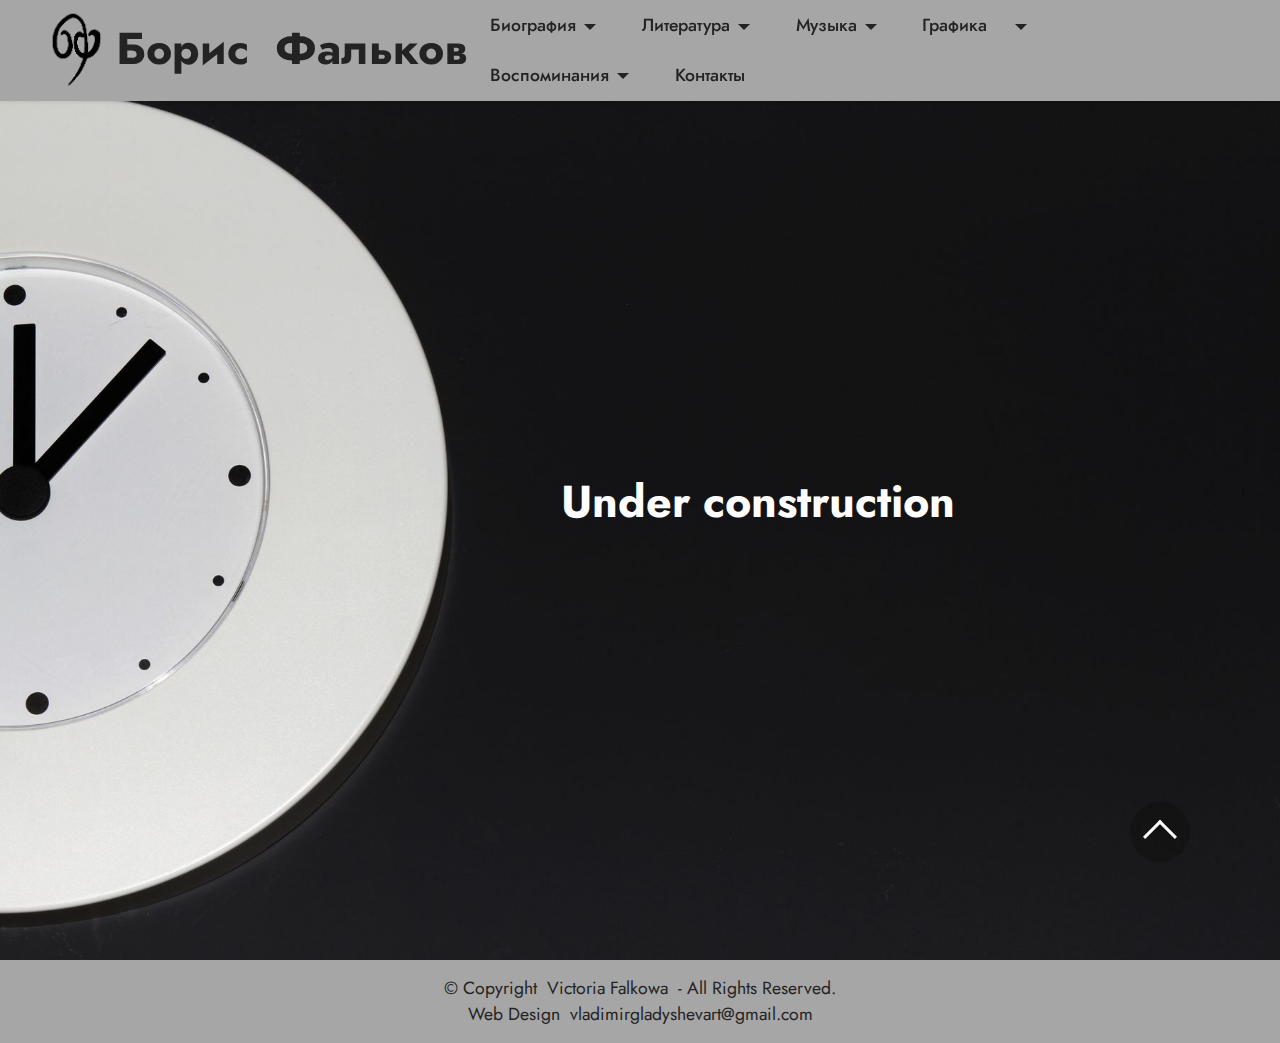
<file: page2.html>
<!DOCTYPE html>
<html  >
<head>
  
  <meta charset="UTF-8">
  <meta http-equiv="X-UA-Compatible" content="IE=edge">
  <meta name="generator" content="Mobirise v5.1.4, mobirise.com">
  <meta name="viewport" content="width=device-width, initial-scale=1, minimum-scale=1">
  <link rel="shortcut icon" href="assets/images/bf-logo-new-10.10.20.png" type="image/x-icon">
  <meta name="description" content="">
  
  
  <title>Literature</title>
  <link rel="stylesheet" href="assets/tether/tether.min.css">
  <link rel="stylesheet" href="assets/bootstrap/css/bootstrap.min.css">
  <link rel="stylesheet" href="assets/bootstrap/css/bootstrap-grid.min.css">
  <link rel="stylesheet" href="assets/bootstrap/css/bootstrap-reboot.min.css">
  <link rel="stylesheet" href="assets/dropdown/css/style.css">
  <link rel="stylesheet" href="assets/socicon/css/styles.css">
  <link rel="stylesheet" href="assets/theme/css/style.css">
  <link rel="preload" as="style" href="assets/mobirise/css/mbr-additional.css"><link rel="stylesheet" href="assets/mobirise/css/mbr-additional.css" type="text/css">
  
  
  
  
</head>
<body>
  
  <section class="menu menu2 cid-scVCYz52yA" once="menu" id="menu2-x">
    
    <nav class="navbar navbar-dropdown navbar-fixed-top navbar-expand-lg">
        <div class="container-fluid">
            <div class="navbar-brand">
                <span class="navbar-logo">
                    
                        <a href="index.html#header14-e"><img src="assets/images/bf-logo-new-10.10.20.png" alt="" style="height: 5rem;"></a>
                    
                </span>
                <span class="navbar-caption-wrap"><a class="navbar-caption text-black text-primary display-1" href="index.html#header14-e">Борис&nbsp; Фальков</a></span>
            </div>
            <button class="navbar-toggler" type="button" data-toggle="collapse" data-target="#navbarSupportedContent" aria-controls="navbarNavAltMarkup" aria-expanded="false" aria-label="Toggle navigation">
                <div class="hamburger">
                    <span></span>
                    <span></span>
                    <span></span>
                    <span></span>
                </div>
            </button>
            <div class="collapse navbar-collapse" id="navbarSupportedContent">
                <ul class="navbar-nav nav-dropdown nav-right" data-app-modern-menu="true"><li class="nav-item dropdown"><a class="nav-link link text-black dropdown-toggle display-4" href="#" aria-expanded="false" data-toggle="dropdown-submenu">Биография</a><div class="dropdown-menu"><a class="text-black dropdown-item text-primary display-4" href="index.html#content5-36" aria-expanded="false">Автобиография</a><a class="text-black dropdown-item text-primary display-4" href="index.html#content5-37" aria-expanded="false">Литературная биография</a><div class="dropdown"><a class="text-black dropdown-item text-primary dropdown-toggle display-4" href="#" aria-expanded="false" data-toggle="dropdown-submenu">Некрологи</a><div class="dropdown-menu dropdown-submenu"><a class="text-black dropdown-item text-primary display-4" href="index.html#content5-38" aria-expanded="false">Джон Глэд</a><a class="text-black dropdown-item text-primary display-4" href="index.html#content5-39" aria-expanded="false">Александр Фитц</a><a class="text-black dropdown-item text-primary display-4" href="index.html#content5-3a" aria-expanded="false">Друзья и коллеги</a></div></div></div></li><li class="nav-item dropdown"><a class="nav-link link text-black dropdown-toggle display-4" href="#" aria-expanded="false" data-toggle="dropdown-submenu">Литература</a><div class="dropdown-menu"><a class="text-black dropdown-item display-4" href="#" aria-expanded="false">Книги</a><a class="text-black dropdown-item display-4" href="#" aria-expanded="false">Критика</a><a class="text-black dropdown-item display-4" href="#" aria-expanded="false">Переписка</a><a class="text-black dropdown-item display-4" href="#" aria-expanded="false">Отзывы</a></div></li><li class="nav-item dropdown"><a class="nav-link link text-black dropdown-toggle display-4" href="#" aria-expanded="false" data-toggle="dropdown-submenu">Музыка</a><div class="dropdown-menu"><a class="text-black dropdown-item text-primary display-4" href="page3.html#content5-34" aria-expanded="false">Стезя музыканта</a><a class="text-black dropdown-item text-primary display-4" href="page3.html#content5-32" aria-expanded="false">О музыке<br></a><a class="text-black dropdown-item text-primary display-4" href="page3.html#content5-33" aria-expanded="false">Студийные записи</a></div></li><li class="nav-item dropdown"><a class="nav-link link text-black dropdown-toggle display-4" href="#" aria-expanded="false" data-toggle="dropdown-submenu">Графика&nbsp; &nbsp;&nbsp;</a><div class="dropdown-menu"><a class="text-black dropdown-item text-primary display-4" href="page4.html#content5-30" aria-expanded="false">Работы</a><a class="text-black dropdown-item text-primary display-4" href="page4.html#content5-2z" aria-expanded="false">Отклики</a></div></li><li class="nav-item dropdown"><a class="nav-link link text-black text-primary dropdown-toggle display-4" href="#" aria-expanded="false" data-toggle="dropdown-submenu">Воспоминания</a><div class="dropdown-menu"><a class="text-black text-primary dropdown-item display-4" href="page5.html#header2-26" aria-expanded="false">СССР</a><a class="text-black text-primary dropdown-item display-4" href="page5.html#image1-1n" aria-expanded="false">Эмиграция</a><a class="text-black text-primary dropdown-item display-4" href="page5.html#gallery4-2w" aria-expanded="false">Фотографии</a><a class="text-black text-primary dropdown-item display-4" href="page5.html#video3-1w" aria-expanded="false">Архивные записи</a></div></li><li class="nav-item"><a class="nav-link link text-black text-primary display-4" href="page6.html#contacts1-1z" aria-expanded="false">Контакты</a>
                    </li></ul>
                
                
            </div>
        </div>
    </nav>
</section>

<section class="header5 cid-sdPEUEvCKK mbr-fullscreen" id="header5-35">

    

    

    <div class="container">
        <div class="row justify-content-end">
            <div class="col-12 col-lg-7">
                <h1 class="mbr-section-title mbr-fonts-style mbr-white mb-3 display-1"><strong>Under construction</strong></h1>
                
                
                
            </div>
        </div>
    </div>
</section>

<section class="footer7 cid-sd82dUHqn7" once="footers" id="footer7-y">

    

    

    <div class="container">
        <div class="media-container-row align-center mbr-white">
            <div class="col-12">
                <p class="mbr-text mb-0 mbr-fonts-style display-7">
                    © Copyright&nbsp; Victoria Falkowa&nbsp; - All Rights Reserved.<br>Web Design&nbsp; vladimirgladyshevart@gmail.com</p>
            </div>
        </div>
    </div>
</section>

<!-- Site made with Mobirise Website Builder v5.1.4, https://mobirise.com
<section style="background-color: #fff; font-family: -apple-system, BlinkMacSystemFont, 'Segoe UI', 'Roboto', 'Helvetica Neue', Arial, sans-serif; color:#aaa; font-size:12px; padding: 0; align-items: center; display: flex;"><a href="https://mobirise.site/n" style="flex: 1 1; height: 3rem; padding-left: 1rem;"></a><p style="flex: 0 0 auto; margin:0; padding-right:1rem;">Built with Mobirise - <a href="https://mobirise.site/k" style="color:#aaa;">Get now</a></p></section> -->


<script src="assets/web/assets/jquery/jquery.min.js"></script>  <script src="assets/popper/popper.min.js"></script>  <script src="assets/tether/tether.min.js"></script>  <script src="assets/bootstrap/js/bootstrap.min.js"></script>  <script src="assets/smoothscroll/smooth-scroll.js"></script>  <script src="assets/dropdown/js/nav-dropdown.js"></script>  <script src="assets/dropdown/js/navbar-dropdown.js"></script>  <script src="assets/touchswipe/jquery.touch-swipe.min.js"></script>  <script src="assets/theme/js/script.js"></script>  
  
  
 <div id="scrollToTop" class="scrollToTop mbr-arrow-up"><a style="text-align: center;"><i class="mbr-arrow-up-icon mbr-arrow-up-icon-cm cm-icon cm-icon-smallarrow-up"></i></a></div>
  </body>
</html>
</file>
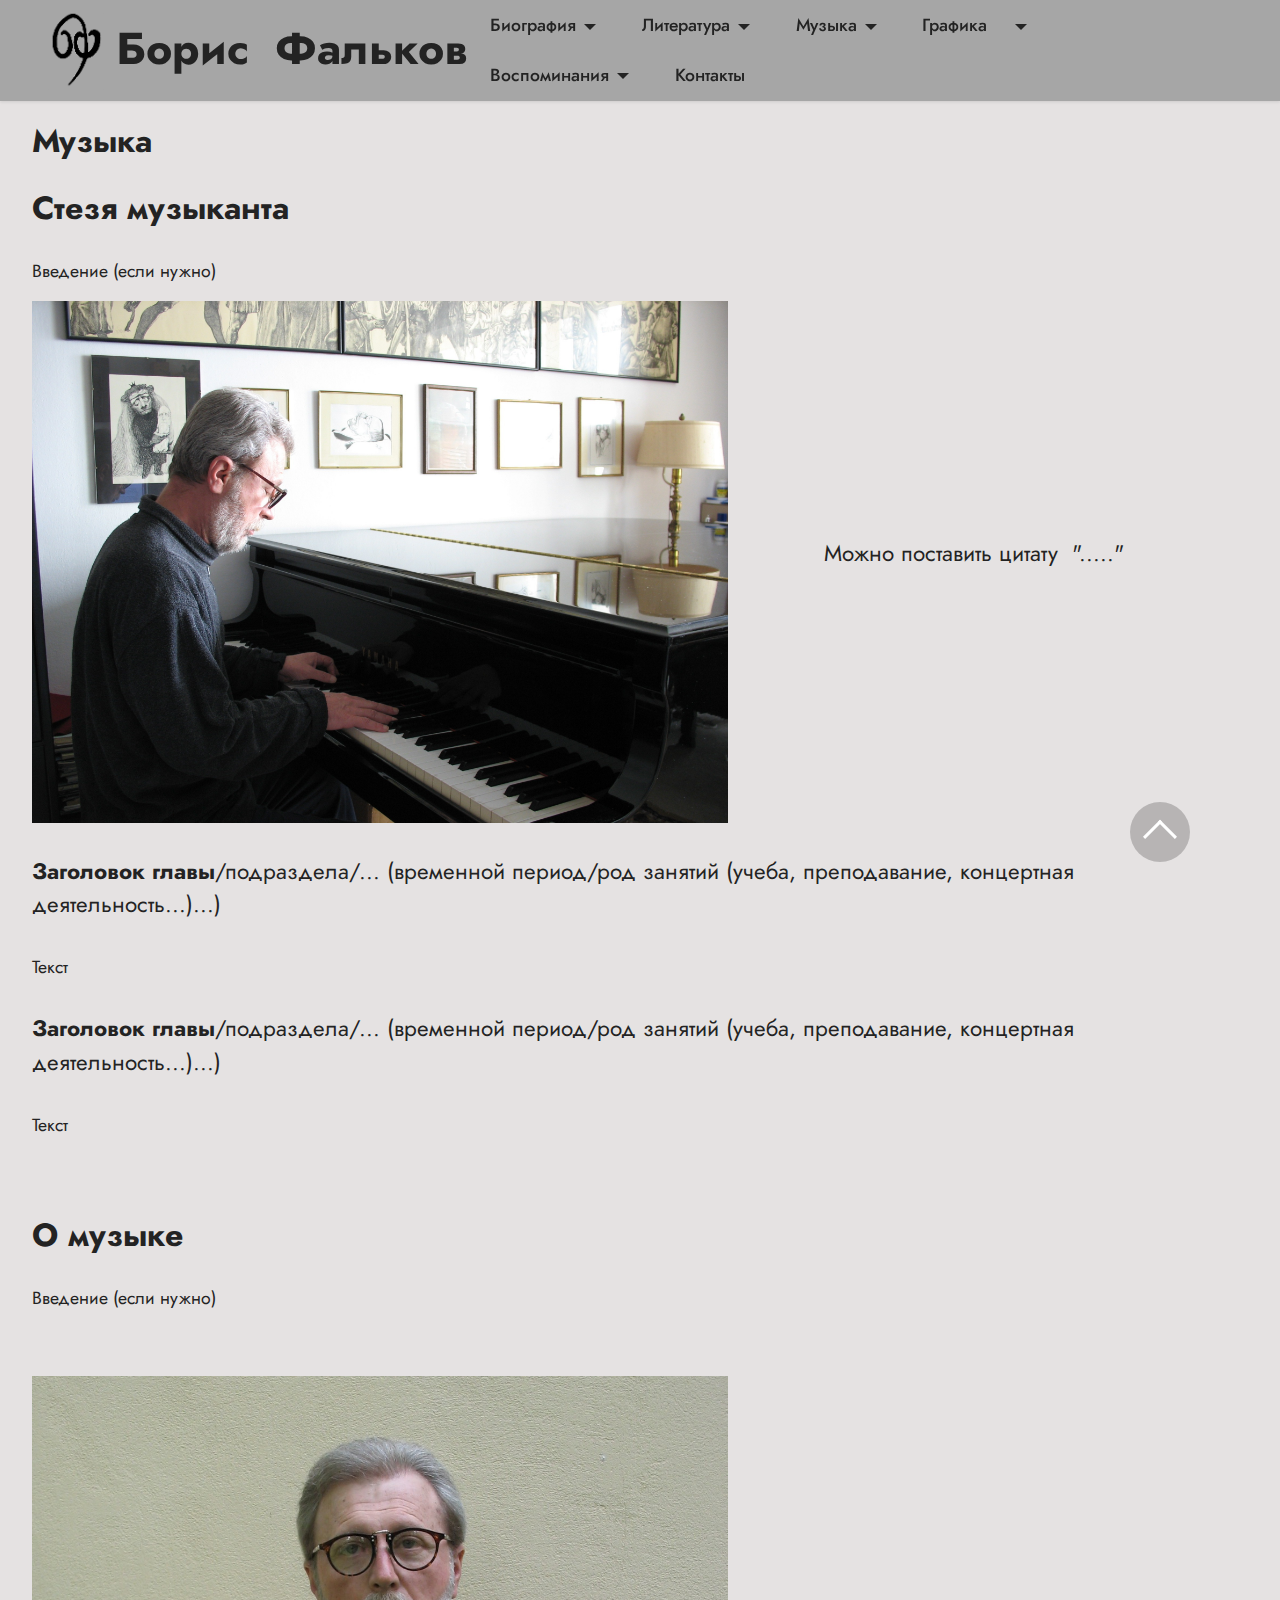
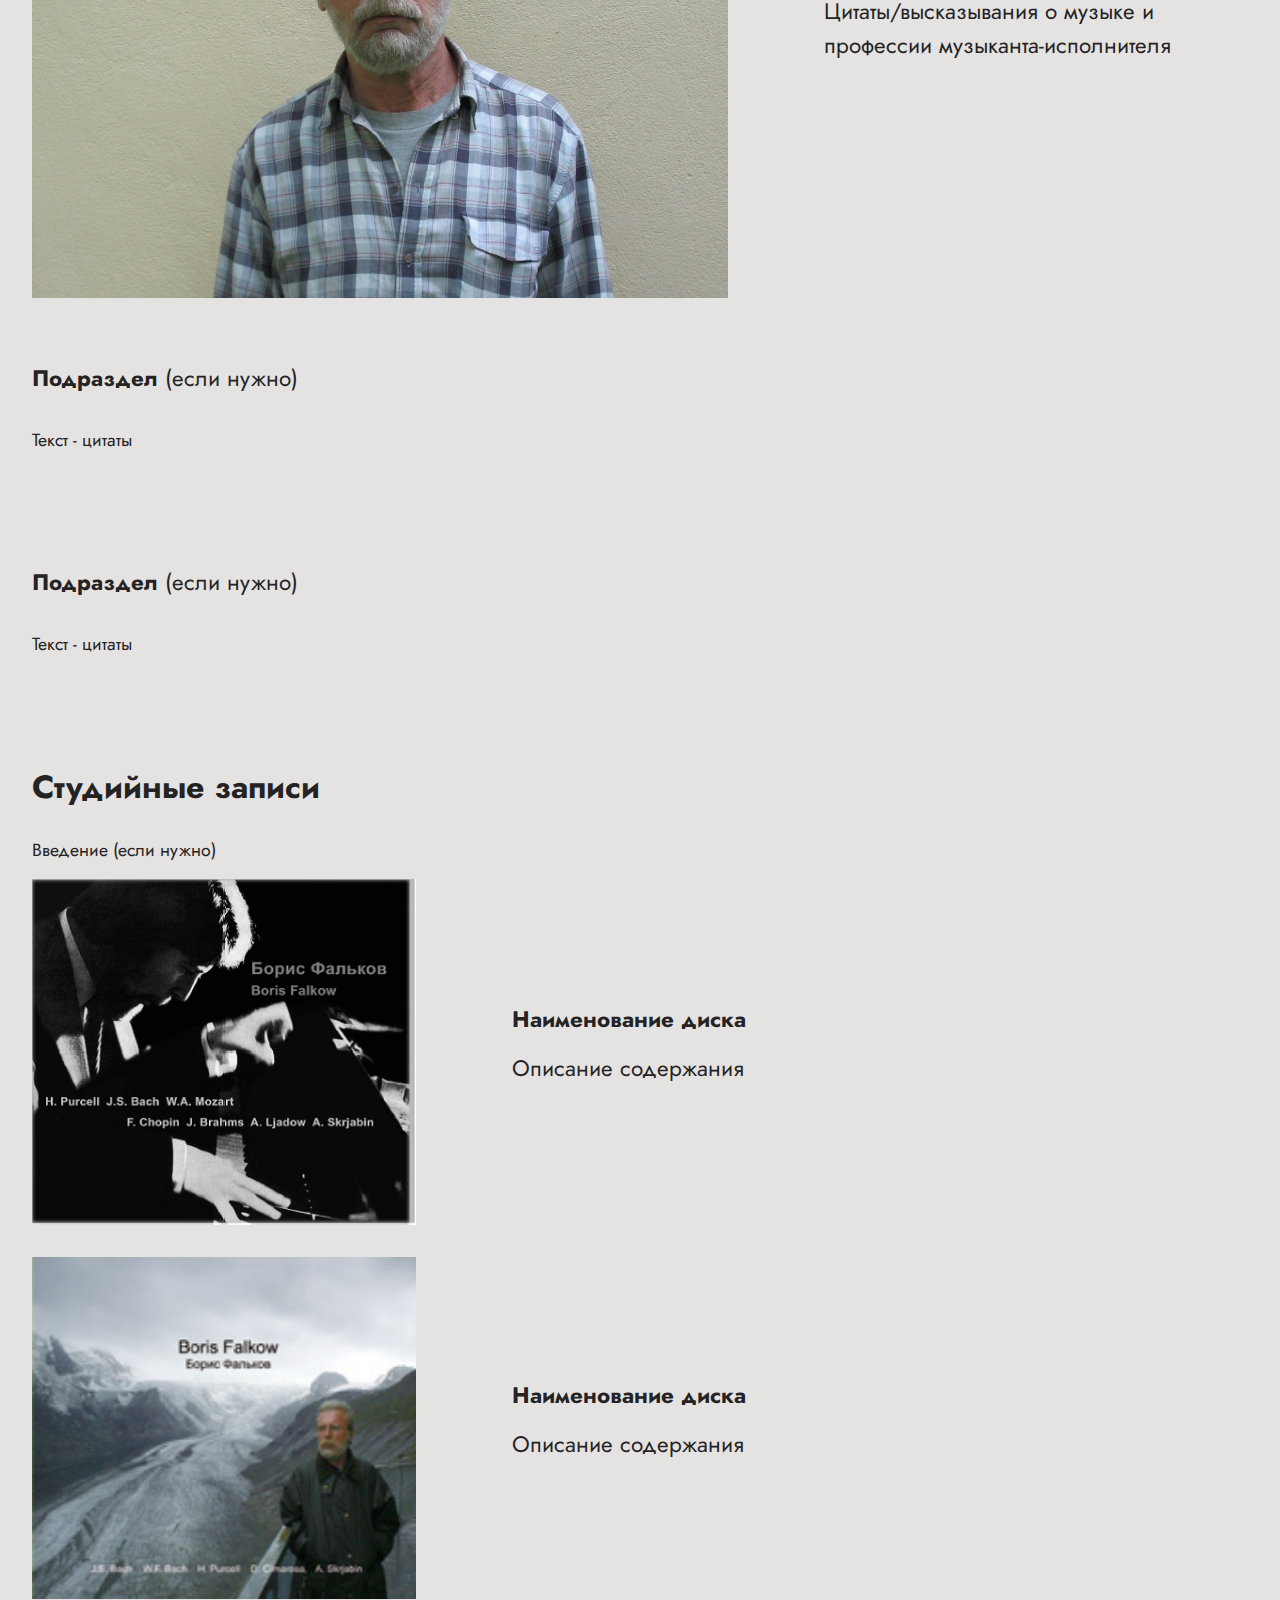
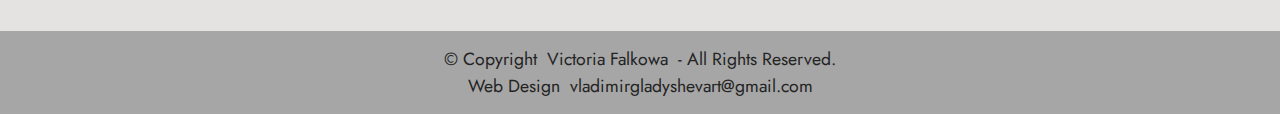
<file: page3.html>
<!DOCTYPE html>
<html  >
<head>
  
  <meta charset="UTF-8">
  <meta http-equiv="X-UA-Compatible" content="IE=edge">
  <meta name="generator" content="Mobirise v5.1.4, mobirise.com">
  <meta name="viewport" content="width=device-width, initial-scale=1, minimum-scale=1">
  <link rel="shortcut icon" href="assets/images/bf-logo-new-10.10.20.png" type="image/x-icon">
  <meta name="description" content="">
  
  
  <title>Music</title>
  <link rel="stylesheet" href="assets/tether/tether.min.css">
  <link rel="stylesheet" href="assets/bootstrap/css/bootstrap.min.css">
  <link rel="stylesheet" href="assets/bootstrap/css/bootstrap-grid.min.css">
  <link rel="stylesheet" href="assets/bootstrap/css/bootstrap-reboot.min.css">
  <link rel="stylesheet" href="assets/dropdown/css/style.css">
  <link rel="stylesheet" href="assets/socicon/css/styles.css">
  <link rel="stylesheet" href="assets/theme/css/style.css">
  <link rel="preload" as="style" href="assets/mobirise/css/mbr-additional.css"><link rel="stylesheet" href="assets/mobirise/css/mbr-additional.css" type="text/css">
  
  
  
  
</head>
<body>
  
  <section class="menu menu2 cid-scVCYz52yA" once="menu" id="menu2-z">
    
    <nav class="navbar navbar-dropdown navbar-fixed-top navbar-expand-lg">
        <div class="container-fluid">
            <div class="navbar-brand">
                <span class="navbar-logo">
                    
                        <a href="index.html#header14-e"><img src="assets/images/bf-logo-new-10.10.20.png" alt="" style="height: 5rem;"></a>
                    
                </span>
                <span class="navbar-caption-wrap"><a class="navbar-caption text-black text-primary display-1" href="index.html#header14-e">Борис&nbsp; Фальков</a></span>
            </div>
            <button class="navbar-toggler" type="button" data-toggle="collapse" data-target="#navbarSupportedContent" aria-controls="navbarNavAltMarkup" aria-expanded="false" aria-label="Toggle navigation">
                <div class="hamburger">
                    <span></span>
                    <span></span>
                    <span></span>
                    <span></span>
                </div>
            </button>
            <div class="collapse navbar-collapse" id="navbarSupportedContent">
                <ul class="navbar-nav nav-dropdown nav-right" data-app-modern-menu="true"><li class="nav-item dropdown"><a class="nav-link link text-black dropdown-toggle display-4" href="#" aria-expanded="false" data-toggle="dropdown-submenu">Биография</a><div class="dropdown-menu"><a class="text-black dropdown-item text-primary display-4" href="index.html#content5-36" aria-expanded="false">Автобиография</a><a class="text-black dropdown-item text-primary display-4" href="index.html#content5-37" aria-expanded="false">Литературная биография</a><div class="dropdown"><a class="text-black dropdown-item text-primary dropdown-toggle display-4" href="#" aria-expanded="false" data-toggle="dropdown-submenu">Некрологи</a><div class="dropdown-menu dropdown-submenu"><a class="text-black dropdown-item text-primary display-4" href="index.html#content5-38" aria-expanded="false">Джон Глэд</a><a class="text-black dropdown-item text-primary display-4" href="index.html#content5-39" aria-expanded="false">Александр Фитц</a><a class="text-black dropdown-item text-primary display-4" href="index.html#content5-3a" aria-expanded="false">Друзья и коллеги</a></div></div></div></li><li class="nav-item dropdown"><a class="nav-link link text-black dropdown-toggle display-4" href="#" aria-expanded="false" data-toggle="dropdown-submenu">Литература</a><div class="dropdown-menu"><a class="text-black dropdown-item display-4" href="#" aria-expanded="false">Книги</a><a class="text-black dropdown-item display-4" href="#" aria-expanded="false">Критика</a><a class="text-black dropdown-item display-4" href="#" aria-expanded="false">Переписка</a><a class="text-black dropdown-item display-4" href="#" aria-expanded="false">Отзывы</a></div></li><li class="nav-item dropdown"><a class="nav-link link text-black dropdown-toggle display-4" href="#" aria-expanded="false" data-toggle="dropdown-submenu">Музыка</a><div class="dropdown-menu"><a class="text-black dropdown-item text-primary display-4" href="page3.html#content5-34" aria-expanded="false">Стезя музыканта</a><a class="text-black dropdown-item text-primary display-4" href="page3.html#content5-32" aria-expanded="false">О музыке<br></a><a class="text-black dropdown-item text-primary display-4" href="page3.html#content5-33" aria-expanded="false">Студийные записи</a></div></li><li class="nav-item dropdown"><a class="nav-link link text-black dropdown-toggle display-4" href="#" aria-expanded="false" data-toggle="dropdown-submenu">Графика&nbsp; &nbsp;&nbsp;</a><div class="dropdown-menu"><a class="text-black dropdown-item text-primary display-4" href="page4.html#content5-30" aria-expanded="false">Работы</a><a class="text-black dropdown-item text-primary display-4" href="page4.html#content5-2z" aria-expanded="false">Отклики</a></div></li><li class="nav-item dropdown"><a class="nav-link link text-black text-primary dropdown-toggle display-4" href="#" aria-expanded="false" data-toggle="dropdown-submenu">Воспоминания</a><div class="dropdown-menu"><a class="text-black text-primary dropdown-item display-4" href="page5.html#header2-26" aria-expanded="false">СССР</a><a class="text-black text-primary dropdown-item display-4" href="page5.html#image1-1n" aria-expanded="false">Эмиграция</a><a class="text-black text-primary dropdown-item display-4" href="page5.html#gallery4-2w" aria-expanded="false">Фотографии</a><a class="text-black text-primary dropdown-item display-4" href="page5.html#video3-1w" aria-expanded="false">Архивные записи</a></div></li><li class="nav-item"><a class="nav-link link text-black text-primary display-4" href="page6.html#contacts1-1z" aria-expanded="false">Контакты</a>
                    </li></ul>
                
                
            </div>
        </div>
    </nav>
</section>

<section class="content5 cid-sdwLW3EnGm" id="content5-34">
    
    <div class="container-fluid">
        <div class="row justify-content-center">
            <div class="col-md-12 col-lg-12">
                <h3 class="mbr-section-title mbr-fonts-style mb-4 display-2"><strong>Музыка</strong></h3>
                
                <p class="mbr-text mbr-fonts-style display-7"></p>
            </div>
        </div>
    </div>
</section>

<section class="content5 cid-sdwK7dLv7t" id="content5-31">
    
    <div class="container-fluid">
        <div class="row justify-content-center">
            <div class="col-md-12 col-lg-12">
                <h3 class="mbr-section-title mbr-fonts-style mb-4 display-2"><strong>Стезя музыканта</strong></h3>
                
                <p class="mbr-text mbr-fonts-style display-7">Введение (если нужно)<br></p>
            </div>
        </div>
    </div>
</section>

<section class="header14 cid-sdo5Co5bpX" id="header14-28">

    

    

    <div class="container-fluid">
        <div class="row justify-content-center align-items-center">
            <div class="col-12 col-md-7 image-wrapper">
                <img src="assets/images/img-5463.jpeg" alt="Mobirise">
            </div>
            <div class="col-12 col-md">
                <div class="text-wrapper">
                    
                    <p class="mbr-text mbr-fonts-style display-5">Можно поставить цитату&nbsp; "....."<br></p>
                    
                </div>
            </div>
        </div>
    </div>
</section>

<section class="content5 cid-sdo6FkKLTg" id="content5-29">
    
    <div class="container-fluid">
        <div class="row justify-content-center">
            <div class="col-md-12 col-lg-12">
                
                <h4 class="mbr-section-subtitle mbr-fonts-style mb-4 display-5"><strong>
                    Заголовок главы</strong>/подраздела/... (временной период/род занятий (учеба, преподавание, концертная деятельность...)...)</h4>
                <p class="mbr-text mbr-fonts-style display-7">
                    Текст&nbsp;</p>
            </div>
        </div>
    </div>
</section>

<section class="content5 cid-sdo7dAjORh" id="content5-2a">
    
    <div class="container-fluid">
        <div class="row justify-content-center">
            <div class="col-md-12 col-lg-12">
                
                <h4 class="mbr-section-subtitle mbr-fonts-style mb-4 display-5"><strong>Заголовок главы</strong>/подраздела/... (временной период/род занятий (учеба, преподавание, концертная деятельность...)...)</h4>
                <p class="mbr-text mbr-fonts-style display-7">
                    Текст&nbsp;</p>
            </div>
        </div>
    </div>
</section>

<section class="content5 cid-sdwKcqpZZv" id="content5-32">
    
    <div class="container-fluid">
        <div class="row justify-content-center">
            <div class="col-md-12 col-lg-12">
                <h3 class="mbr-section-title mbr-fonts-style mb-4 display-2"><strong>О музыке</strong></h3>
                
                <p class="mbr-text mbr-fonts-style display-7">Введение (если нужно)<br></p>
            </div>
        </div>
    </div>
</section>

<section class="header14 cid-sdo8OAnMRl" id="header14-2b">

    

    

    <div class="container-fluid">
        <div class="row justify-content-center align-items-center">
            <div class="col-12 col-md-7 image-wrapper">
                <img src="assets/images/kabli-105.jpeg" alt="Mobirise">
            </div>
            <div class="col-12 col-md">
                <div class="text-wrapper">
                    
                    <p class="mbr-text mbr-fonts-style display-5">Цитаты/высказывания о музыке и профессии музыканта-исполнителя<br></p>
                    
                </div>
            </div>
        </div>
    </div>
</section>

<section class="content5 cid-sdo9SzwO39" id="content5-2c">
    
    <div class="container-fluid">
        <div class="row justify-content-center">
            <div class="col-md-12 col-lg-12">
                
                <h4 class="mbr-section-subtitle mbr-fonts-style mb-4 display-5"><strong>Подраздел</strong> (если нужно)</h4>
                <p class="mbr-text mbr-fonts-style display-7">
                    Текст - цитаты</p>
            </div>
        </div>
    </div>
</section>

<section class="content5 cid-sdoagLIPL5" id="content5-2d">
    
    <div class="container-fluid">
        <div class="row justify-content-center">
            <div class="col-md-12 col-lg-12">
                
                <h4 class="mbr-section-subtitle mbr-fonts-style mb-4 display-5"><strong>Подраздел</strong> (если нужно)</h4>
                <p class="mbr-text mbr-fonts-style display-7">
                    Текст - цитаты</p>
            </div>
        </div>
    </div>
</section>

<section class="content5 cid-sdwKdmXcpk" id="content5-33">
    
    <div class="container-fluid">
        <div class="row justify-content-center">
            <div class="col-md-12 col-lg-12">
                <h3 class="mbr-section-title mbr-fonts-style mb-4 display-2"><strong>Студийные записи</strong></h3>
                
                <p class="mbr-text mbr-fonts-style display-7">Введение (если нужно)<br></p>
            </div>
        </div>
    </div>
</section>

<section class="header14 cid-sdocolmeIc" id="header14-2g">

    

    

    <div class="container-fluid">
        <div class="row justify-content-center align-items-center">
            <div class="col-12 col-md-4 image-wrapper">
                <img src="assets/images/cd-2.png" alt="Mobirise">
            </div>
            <div class="col-12 col-md">
                <div class="text-wrapper">
                    <h1 class="mbr-section-title mbr-fonts-style mb-3 display-5"><strong>Наименование диска</strong></h1>
                    <p class="mbr-text mbr-fonts-style display-5">Описание содержания<br></p>
                    
                </div>
            </div>
        </div>
    </div>
</section>

<section class="header14 cid-sdob5ENAT2" id="header14-2e">

    

    

    <div class="container-fluid">
        <div class="row justify-content-center align-items-center">
            <div class="col-12 col-md-4 image-wrapper">
                <img src="assets/images/cd1-small.jpg" alt="Mobirise">
            </div>
            <div class="col-12 col-md">
                <div class="text-wrapper">
                    <h1 class="mbr-section-title mbr-fonts-style mb-3 display-5"><strong>Наименование диска</strong></h1>
                    <p class="mbr-text mbr-fonts-style display-5">Описание содержания<br></p>
                    
                </div>
            </div>
        </div>
    </div>
</section>

<section class="footer7 cid-sd82dUHqn7" once="footers" id="footer7-10">

    

    

    <div class="container">
        <div class="media-container-row align-center mbr-white">
            <div class="col-12">
                <p class="mbr-text mb-0 mbr-fonts-style display-7">
                    © Copyright&nbsp; Victoria Falkowa&nbsp; - All Rights Reserved.<br>Web Design&nbsp; vladimirgladyshevart@gmail.com</p>
            </div>
        </div>
    </div>
</section>

<!-- Site made with Mobirise Website Builder v5.1.4, https://mobirise.com
<section style="background-color: #fff; font-family: -apple-system, BlinkMacSystemFont, 'Segoe UI', 'Roboto', 'Helvetica Neue', Arial, sans-serif; color:#aaa; font-size:12px; padding: 0; align-items: center; display: flex;"><a href="https://mobirise.site/v" style="flex: 1 1; height: 3rem; padding-left: 1rem;"></a><p style="flex: 0 0 auto; margin:0; padding-right:1rem;"><a href="https://mobirise.site/t" style="color:#aaa;">Made</a> with Mobirise site templates</p></section> -->


<script src="assets/web/assets/jquery/jquery.min.js"></script>  <script src="assets/popper/popper.min.js"></script>  <script src="assets/tether/tether.min.js"></script>  <script src="assets/bootstrap/js/bootstrap.min.js"></script>  <script src="assets/smoothscroll/smooth-scroll.js"></script>  <script src="assets/dropdown/js/nav-dropdown.js"></script>  <script src="assets/dropdown/js/navbar-dropdown.js"></script>  <script src="assets/touchswipe/jquery.touch-swipe.min.js"></script>  <script src="assets/theme/js/script.js"></script>  
  
  
 <div id="scrollToTop" class="scrollToTop mbr-arrow-up"><a style="text-align: center;"><i class="mbr-arrow-up-icon mbr-arrow-up-icon-cm cm-icon cm-icon-smallarrow-up"></i></a></div>
  </body>
</html>
</file>
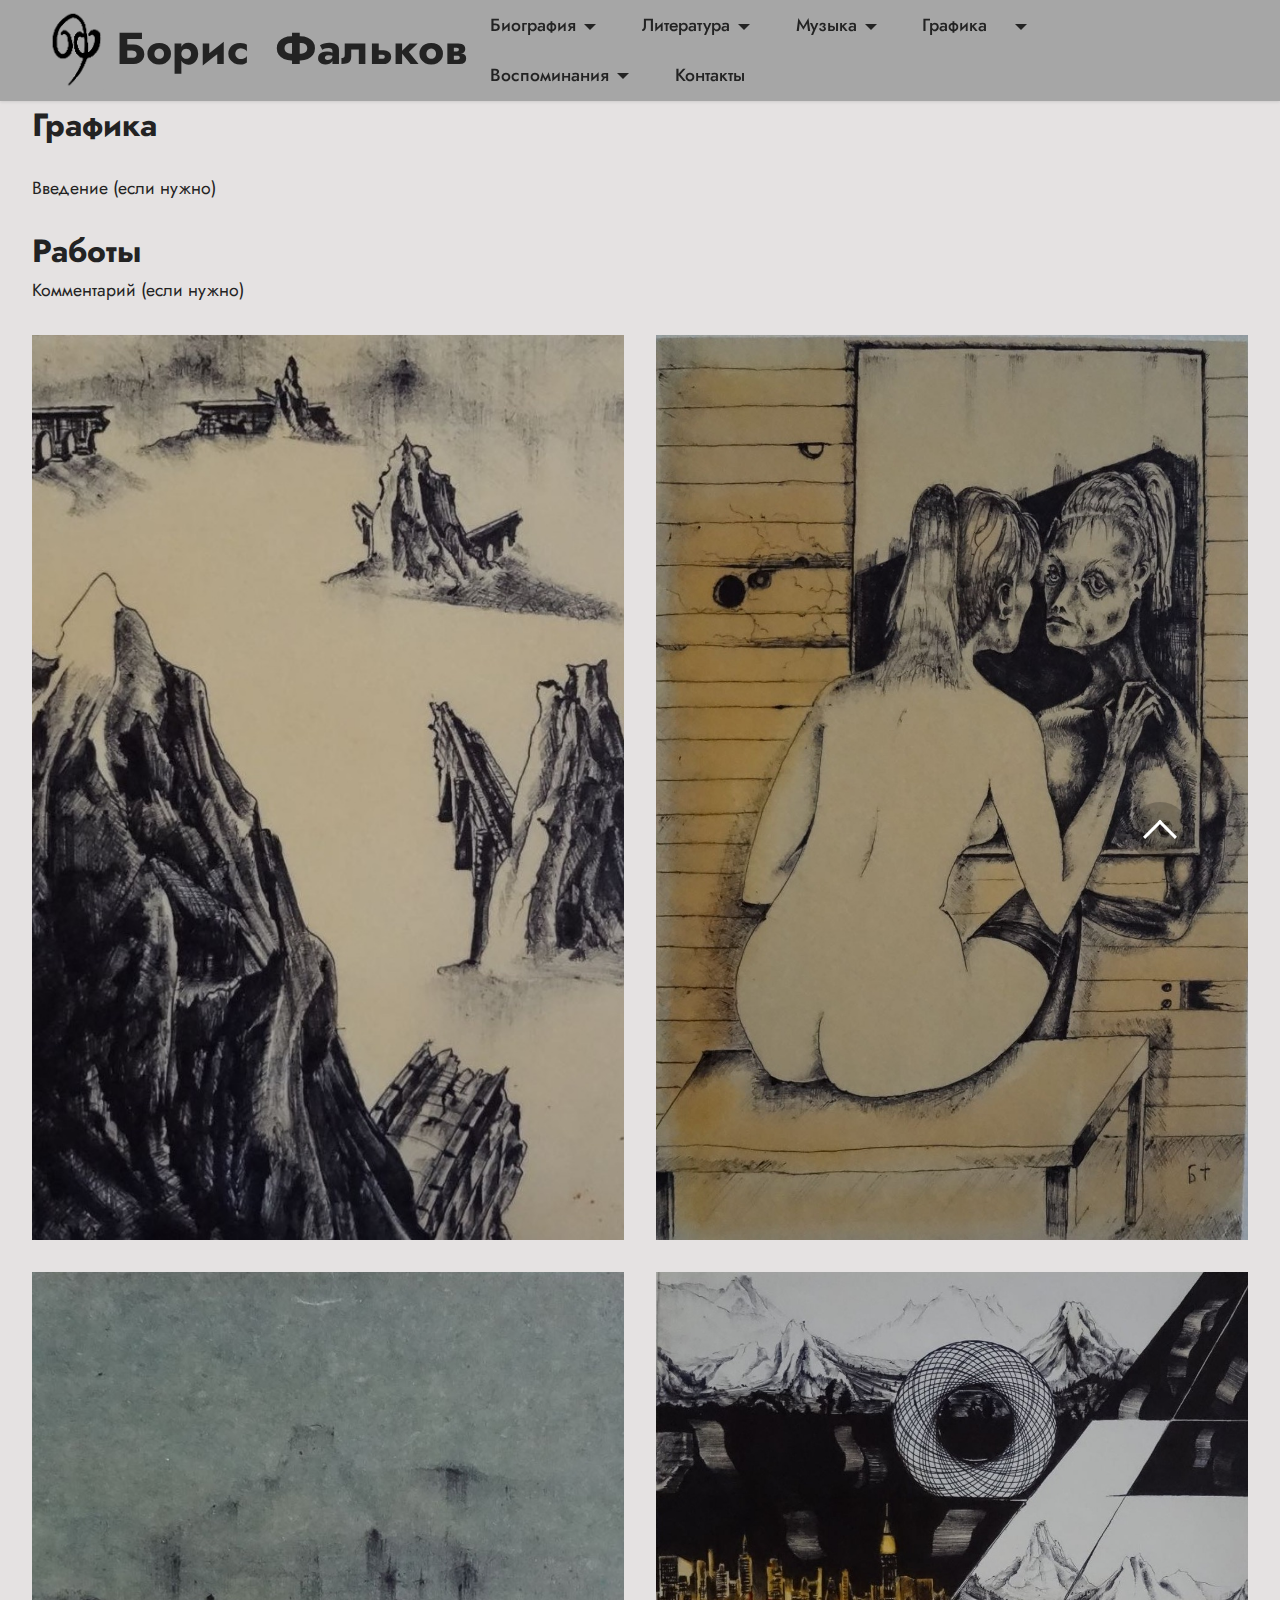
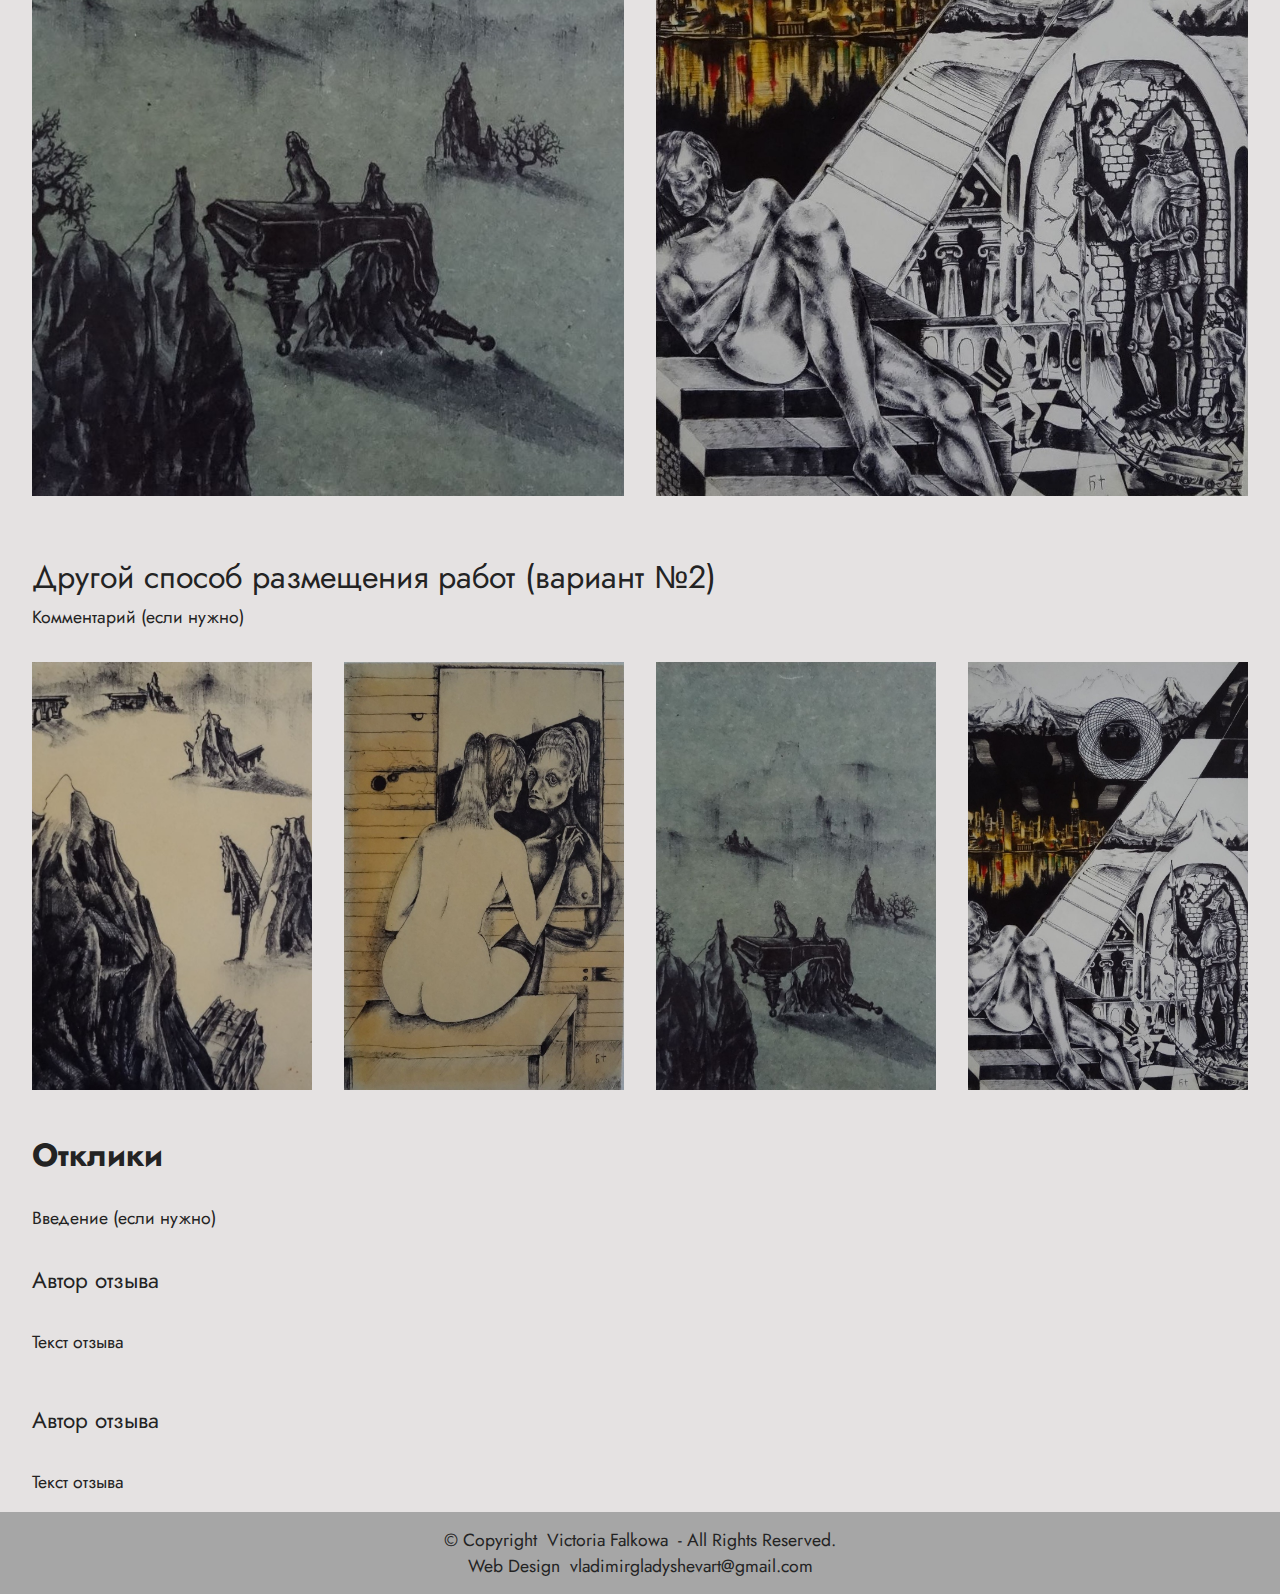
<file: page4.html>
<!DOCTYPE html>
<html  >
<head>
 
  <meta charset="UTF-8">
  <meta http-equiv="X-UA-Compatible" content="IE=edge">
  <meta name="generator" content="Mobirise v5.1.4, mobirise.com">
  <meta name="viewport" content="width=device-width, initial-scale=1, minimum-scale=1">
  <link rel="shortcut icon" href="assets/images/bf-logo-new-10.10.20.png" type="image/x-icon">
  <meta name="description" content="">
  
  
  <title>Graphics</title>
  <link rel="stylesheet" href="assets/web/assets/mobirise-icons2/mobirise2.css">
  <link rel="stylesheet" href="assets/tether/tether.min.css">
  <link rel="stylesheet" href="assets/bootstrap/css/bootstrap.min.css">
  <link rel="stylesheet" href="assets/bootstrap/css/bootstrap-grid.min.css">
  <link rel="stylesheet" href="assets/bootstrap/css/bootstrap-reboot.min.css">
  <link rel="stylesheet" href="assets/dropdown/css/style.css">
  <link rel="stylesheet" href="assets/socicon/css/styles.css">
  <link rel="stylesheet" href="assets/theme/css/style.css">
  <link rel="preload" as="style" href="assets/mobirise/css/mbr-additional.css"><link rel="stylesheet" href="assets/mobirise/css/mbr-additional.css" type="text/css">
  
  
  
  
</head>
<body>
  
  <section class="menu menu2 cid-scVCYz52yA" once="menu" id="menu2-11">
    
    <nav class="navbar navbar-dropdown navbar-fixed-top navbar-expand-lg">
        <div class="container-fluid">
            <div class="navbar-brand">
                <span class="navbar-logo">
                    
                        <a href="index.html#header14-e"><img src="assets/images/bf-logo-new-10.10.20.png" alt="" style="height: 5rem;"></a>
                    
                </span>
                <span class="navbar-caption-wrap"><a class="navbar-caption text-black text-primary display-1" href="index.html#header14-e">Борис&nbsp; Фальков</a></span>
            </div>
            <button class="navbar-toggler" type="button" data-toggle="collapse" data-target="#navbarSupportedContent" aria-controls="navbarNavAltMarkup" aria-expanded="false" aria-label="Toggle navigation">
                <div class="hamburger">
                    <span></span>
                    <span></span>
                    <span></span>
                    <span></span>
                </div>
            </button>
            <div class="collapse navbar-collapse" id="navbarSupportedContent">
                <ul class="navbar-nav nav-dropdown nav-right" data-app-modern-menu="true"><li class="nav-item dropdown"><a class="nav-link link text-black dropdown-toggle display-4" href="#" aria-expanded="false" data-toggle="dropdown-submenu">Биография</a><div class="dropdown-menu"><a class="text-black dropdown-item text-primary display-4" href="index.html#content5-36" aria-expanded="false">Автобиография</a><a class="text-black dropdown-item text-primary display-4" href="index.html#content5-37" aria-expanded="false">Литературная биография</a><div class="dropdown"><a class="text-black dropdown-item text-primary dropdown-toggle display-4" href="#" aria-expanded="false" data-toggle="dropdown-submenu">Некрологи</a><div class="dropdown-menu dropdown-submenu"><a class="text-black dropdown-item text-primary display-4" href="index.html#content5-38" aria-expanded="false">Джон Глэд</a><a class="text-black dropdown-item text-primary display-4" href="index.html#content5-39" aria-expanded="false">Александр Фитц</a><a class="text-black dropdown-item text-primary display-4" href="index.html#content5-3a" aria-expanded="false">Друзья и коллеги</a></div></div></div></li><li class="nav-item dropdown"><a class="nav-link link text-black dropdown-toggle display-4" href="#" aria-expanded="false" data-toggle="dropdown-submenu">Литература</a><div class="dropdown-menu"><a class="text-black dropdown-item display-4" href="#" aria-expanded="false">Книги</a><a class="text-black dropdown-item display-4" href="#" aria-expanded="false">Критика</a><a class="text-black dropdown-item display-4" href="#" aria-expanded="false">Переписка</a><a class="text-black dropdown-item display-4" href="#" aria-expanded="false">Отзывы</a></div></li><li class="nav-item dropdown"><a class="nav-link link text-black dropdown-toggle display-4" href="#" aria-expanded="false" data-toggle="dropdown-submenu">Музыка</a><div class="dropdown-menu"><a class="text-black dropdown-item text-primary display-4" href="page3.html#content5-34" aria-expanded="false">Стезя музыканта</a><a class="text-black dropdown-item text-primary display-4" href="page3.html#content5-32" aria-expanded="false">О музыке<br></a><a class="text-black dropdown-item text-primary display-4" href="page3.html#content5-33" aria-expanded="false">Студийные записи</a></div></li><li class="nav-item dropdown"><a class="nav-link link text-black dropdown-toggle display-4" href="#" aria-expanded="false" data-toggle="dropdown-submenu">Графика&nbsp; &nbsp;&nbsp;</a><div class="dropdown-menu"><a class="text-black dropdown-item text-primary display-4" href="page4.html#content5-30" aria-expanded="false">Работы</a><a class="text-black dropdown-item text-primary display-4" href="page4.html#content5-2z" aria-expanded="false">Отклики</a></div></li><li class="nav-item dropdown"><a class="nav-link link text-black text-primary dropdown-toggle display-4" href="#" aria-expanded="false" data-toggle="dropdown-submenu">Воспоминания</a><div class="dropdown-menu"><a class="text-black text-primary dropdown-item display-4" href="page5.html#header2-26" aria-expanded="false">СССР</a><a class="text-black text-primary dropdown-item display-4" href="page5.html#image1-1n" aria-expanded="false">Эмиграция</a><a class="text-black text-primary dropdown-item display-4" href="page5.html#gallery4-2w" aria-expanded="false">Фотографии</a><a class="text-black text-primary dropdown-item display-4" href="page5.html#video3-1w" aria-expanded="false">Архивные записи</a></div></li><li class="nav-item"><a class="nav-link link text-black text-primary display-4" href="page6.html#contacts1-1z" aria-expanded="false">Контакты</a>
                    </li></ul>
                
                
            </div>
        </div>
    </nav>
</section>

<section class="content5 cid-sdwJi655CK" id="content5-30">
    
    <div class="container-fluid">
        <div class="row justify-content-center">
            <div class="col-md-12 col-lg-12">
                <h3 class="mbr-section-title mbr-fonts-style mb-4 display-2"><strong>Графика</strong></h3>
                
                <p class="mbr-text mbr-fonts-style display-7">Введение (если нужно)<br></p>
            </div>
        </div>
    </div>
</section>

<section class="gallery4 mbr-gallery cid-sduiEVSJkd" id="gallery4-2j">
    

    

    <div class="container-fluid">
        <div class="mbr-section-head">
            <h3 class="mbr-section-title mbr-fonts-style align-center m-0 display-2"><strong>Работы</strong></h3>
            <h4 class="mbr-section-subtitle mbr-fonts-style align-center mb-0 mt-2 display-7">Комментарий (если нужно)</h4>
        </div>
        <div class="row mbr-gallery mt-4">
            <div class="col-12 col-md-6 col-lg-6 item gallery-image">
                <div class="item-wrapper" data-toggle="modal" data-target="#sdSgT8CHwJ-modal">
                    <img class="w-100" src="assets/images/falkow-exibition-6.jpeg" alt="" data-slide-to="0" data-target="#lb-sdSgT8CHwJ">
                    <div class="icon-wrapper">
                        <span class="mobi-mbri mobi-mbri-search mbr-iconfont mbr-iconfont-btn"></span>
                    </div>
                </div>
                
            </div>
            <div class="col-12 col-md-6 col-lg-6 item gallery-image">
                <div class="item-wrapper" data-toggle="modal" data-target="#sdSgT8CHwJ-modal">
                    <img class="w-100" src="assets/images/falkow-exibition-1.jpeg" alt="" data-slide-to="1" data-target="#lb-sdSgT8CHwJ">
                    <div class="icon-wrapper">
                        <span class="mobi-mbri mobi-mbri-search mbr-iconfont mbr-iconfont-btn"></span>
                    </div>
                </div>
                
            </div>
            <div class="col-12 col-md-6 col-lg-6 item gallery-image">
                <div class="item-wrapper" data-toggle="modal" data-target="#sdSgT8CHwJ-modal">
                    <img class="w-100" src="assets/images/falkow-exibition-2.jpeg" alt="" data-slide-to="2" data-target="#lb-sdSgT8CHwJ">
                    <div class="icon-wrapper">
                        <span class="mobi-mbri mobi-mbri-search mbr-iconfont mbr-iconfont-btn"></span>
                    </div>
                </div>
                
            </div>
            <div class="col-12 col-md-6 col-lg-6 item gallery-image">
                <div class="item-wrapper" data-toggle="modal" data-target="#sdSgT8CHwJ-modal">
                    <img class="w-100" src="assets/images/falkow-exibition-4.jpeg" alt="" data-slide-to="3" data-target="#lb-sdSgT8CHwJ">
                    <div class="icon-wrapper">
                        <span class="mobi-mbri mobi-mbri-search mbr-iconfont mbr-iconfont-btn"></span>
                    </div>
                </div>
                
            </div>
        </div>

        <div class="modal mbr-slider" tabindex="-1" role="dialog" aria-hidden="true" id="sdSgT8CHwJ-modal">
            <div class="modal-dialog" role="document">
                <div class="modal-content">
                    <div class="modal-body">
                        <div class="carousel slide carousel-fade" id="lb-sdSgT8CHwJ" data-interval="5000">
                            <div class="carousel-inner">
                                <div class="carousel-item active">
                                    <img class="d-block w-100" src="assets/images/falkow-exibition-6.jpeg" alt="">
                                </div>
                                <div class="carousel-item">
                                    <img class="d-block w-100" src="assets/images/falkow-exibition-1.jpeg" alt="">
                                </div>
                                <div class="carousel-item">
                                    <img class="d-block w-100" src="assets/images/falkow-exibition-2.jpeg" alt="">
                                </div>
                                <div class="carousel-item">
                                    <img class="d-block w-100" src="assets/images/falkow-exibition-4.jpeg" alt="">
                                </div>
                            </div>
                            <ol class="carousel-indicators">
                                <li data-slide-to="0" class="active" data-target="#lb-sdSgT8CHwJ"></li>
                                <li data-slide-to="1" data-target="#lb-sdSgT8CHwJ"></li>
                                <li data-slide-to="2" data-target="#lb-sdSgT8CHwJ"></li>
                                <li data-slide-to="3" data-target="#lb-sdSgT8CHwJ"></li>
                            </ol>
                            <a role="button" href="" class="close" data-dismiss="modal" aria-label="Close">
                            </a>
                            <a class="carousel-control-prev carousel-control" role="button" data-slide="prev" href="#lb-sdSgT8CHwJ">
                                <span class="mobi-mbri mobi-mbri-arrow-prev" aria-hidden="true"></span>
                                <span class="sr-only">Previous</span>
                            </a>
                            <a class="carousel-control-next carousel-control" role="button" data-slide="next" href="#lb-sdSgT8CHwJ">
                                <span class="mobi-mbri mobi-mbri-arrow-next" aria-hidden="true"></span>
                                <span class="sr-only">Next</span>
                            </a>
                        </div>
                    </div>
                </div>
            </div>
        </div>
    </div>
</section>

<section class="gallery4 mbr-gallery cid-sdunV0K7Fb" id="gallery4-2t">
    

    

    <div class="container-fluid">
        <div class="mbr-section-head">
            <h3 class="mbr-section-title mbr-fonts-style align-center m-0 display-2">Другой способ размещения работ (вариант №2)</h3>
            <h4 class="mbr-section-subtitle mbr-fonts-style align-center mb-0 mt-2 display-7">Комментарий (если нужно)</h4>
        </div>
        <div class="row mbr-gallery mt-4">
            <div class="col-12 col-md-6 col-lg-3 item gallery-image">
                <div class="item-wrapper" data-toggle="modal" data-target="#sdSgT9wIL8-modal">
                    <img class="w-100" src="assets/images/falkow-exibition-6.jpeg" alt="" data-slide-to="0" data-target="#lb-sdSgT9wIL8">
                    <div class="icon-wrapper">
                        <span class="mobi-mbri mobi-mbri-search mbr-iconfont mbr-iconfont-btn"></span>
                    </div>
                </div>
                
            </div>
            <div class="col-12 col-md-6 col-lg-3 item gallery-image">
                <div class="item-wrapper" data-toggle="modal" data-target="#sdSgT9wIL8-modal">
                    <img class="w-100" src="assets/images/falkow-exibition-1.jpeg" alt="" data-slide-to="1" data-target="#lb-sdSgT9wIL8">
                    <div class="icon-wrapper">
                        <span class="mobi-mbri mobi-mbri-search mbr-iconfont mbr-iconfont-btn"></span>
                    </div>
                </div>
                
            </div>
            <div class="col-12 col-md-6 col-lg-3 item gallery-image">
                <div class="item-wrapper" data-toggle="modal" data-target="#sdSgT9wIL8-modal">
                    <img class="w-100" src="assets/images/falkow-exibition-2.jpeg" alt="" data-slide-to="2" data-target="#lb-sdSgT9wIL8">
                    <div class="icon-wrapper">
                        <span class="mobi-mbri mobi-mbri-search mbr-iconfont mbr-iconfont-btn"></span>
                    </div>
                </div>
                
            </div>
            <div class="col-12 col-md-6 col-lg-3 item gallery-image">
                <div class="item-wrapper" data-toggle="modal" data-target="#sdSgT9wIL8-modal">
                    <img class="w-100" src="assets/images/falkow-exibition-4.jpeg" alt="" data-slide-to="3" data-target="#lb-sdSgT9wIL8">
                    <div class="icon-wrapper">
                        <span class="mobi-mbri mobi-mbri-search mbr-iconfont mbr-iconfont-btn"></span>
                    </div>
                </div>
                
            </div>
        </div>

        <div class="modal mbr-slider" tabindex="-1" role="dialog" aria-hidden="true" id="sdSgT9wIL8-modal">
            <div class="modal-dialog" role="document">
                <div class="modal-content">
                    <div class="modal-body">
                        <div class="carousel slide carousel-fade" id="lb-sdSgT9wIL8" data-interval="5000">
                            <div class="carousel-inner">
                                <div class="carousel-item active">
                                    <img class="d-block w-100" src="assets/images/falkow-exibition-6.jpeg" alt="">
                                </div>
                                <div class="carousel-item">
                                    <img class="d-block w-100" src="assets/images/falkow-exibition-1.jpeg" alt="">
                                </div>
                                <div class="carousel-item">
                                    <img class="d-block w-100" src="assets/images/falkow-exibition-2.jpeg" alt="">
                                </div>
                                <div class="carousel-item">
                                    <img class="d-block w-100" src="assets/images/falkow-exibition-4.jpeg" alt="">
                                </div>
                            </div>
                            <ol class="carousel-indicators">
                                <li data-slide-to="0" class="active" data-target="#lb-sdSgT9wIL8"></li>
                                <li data-slide-to="1" data-target="#lb-sdSgT9wIL8"></li>
                                <li data-slide-to="2" data-target="#lb-sdSgT9wIL8"></li>
                                <li data-slide-to="3" data-target="#lb-sdSgT9wIL8"></li>
                            </ol>
                            <a role="button" href="" class="close" data-dismiss="modal" aria-label="Close">
                            </a>
                            <a class="carousel-control-prev carousel-control" role="button" data-slide="prev" href="#lb-sdSgT9wIL8">
                                <span class="mobi-mbri mobi-mbri-arrow-prev" aria-hidden="true"></span>
                                <span class="sr-only">Previous</span>
                            </a>
                            <a class="carousel-control-next carousel-control" role="button" data-slide="next" href="#lb-sdSgT9wIL8">
                                <span class="mobi-mbri mobi-mbri-arrow-next" aria-hidden="true"></span>
                                <span class="sr-only">Next</span>
                            </a>
                        </div>
                    </div>
                </div>
            </div>
        </div>
    </div>
</section>

<section class="content5 cid-sdwIwUOdD8" id="content5-2z">
    
    <div class="container-fluid">
        <div class="row justify-content-center">
            <div class="col-md-12 col-lg-12">
                <h3 class="mbr-section-title mbr-fonts-style mb-4 display-2"><strong>Отклики</strong></h3>
                
                <p class="mbr-text mbr-fonts-style display-7">Введение (если нужно)<br></p>
            </div>
        </div>
    </div>
</section>

<section class="content5 cid-sdumMHmX5A" id="content5-2q">
    
    <div class="container-fluid">
        <div class="row justify-content-center">
            <div class="col-md-12 col-lg-12">
                
                <h4 class="mbr-section-subtitle mbr-fonts-style mb-4 display-5">
                    Автор отзыва</h4>
                <p class="mbr-text mbr-fonts-style display-7">
                    Текст отзыва</p>
            </div>
        </div>
    </div>
</section>

<section class="content5 cid-sdunswxtk7" id="content5-2s">
    
    <div class="container-fluid">
        <div class="row justify-content-center">
            <div class="col-md-12 col-lg-12">
                
                <h4 class="mbr-section-subtitle mbr-fonts-style mb-4 display-5">
                    Автор отзыва</h4>
                <p class="mbr-text mbr-fonts-style display-7">
                    Текст отзыва</p>
            </div>
        </div>
    </div>
</section>

<section class="footer7 cid-sd82dUHqn7" once="footers" id="footer7-12">

    

    

    <div class="container">
        <div class="media-container-row align-center mbr-white">
            <div class="col-12">
                <p class="mbr-text mb-0 mbr-fonts-style display-7">
                    © Copyright&nbsp; Victoria Falkowa&nbsp; - All Rights Reserved.<br>Web Design&nbsp; vladimirgladyshevart@gmail.com</p>
            </div>
        </div>
    </div>
</section>

 <!-- Site made with Mobirise Website Builder v5.1.4, https://mobirise.com
<section style="background-color: #fff; font-family: -apple-system, BlinkMacSystemFont, 'Segoe UI', 'Roboto', 'Helvetica Neue', Arial, sans-serif; color:#aaa; font-size:12px; padding: 0; align-items: center; display: flex;"><a href="https://mobirise.site/w" style="flex: 1 1; height: 3rem; padding-left: 1rem;"></a><p style="flex: 0 0 auto; margin:0; padding-right:1rem;"><a href="https://mobirise.site/t" style="color:#aaa;">Built</a> with Mobirise html web template</p></section> -->


<script src="assets/web/assets/jquery/jquery.min.js"></script>  <script src="assets/popper/popper.min.js"></script>  <script src="assets/tether/tether.min.js"></script>  <script src="assets/bootstrap/js/bootstrap.min.js"></script>  <script src="assets/smoothscroll/smooth-scroll.js"></script>  <script src="assets/dropdown/js/nav-dropdown.js"></script>  <script src="assets/dropdown/js/navbar-dropdown.js"></script>  <script src="assets/touchswipe/jquery.touch-swipe.min.js"></script>  <script src="assets/theme/js/script.js"></script>  
  
  
 <div id="scrollToTop" class="scrollToTop mbr-arrow-up"><a style="text-align: center;"><i class="mbr-arrow-up-icon mbr-arrow-up-icon-cm cm-icon cm-icon-smallarrow-up"></i></a></div>
  </body>
</html>
</file>
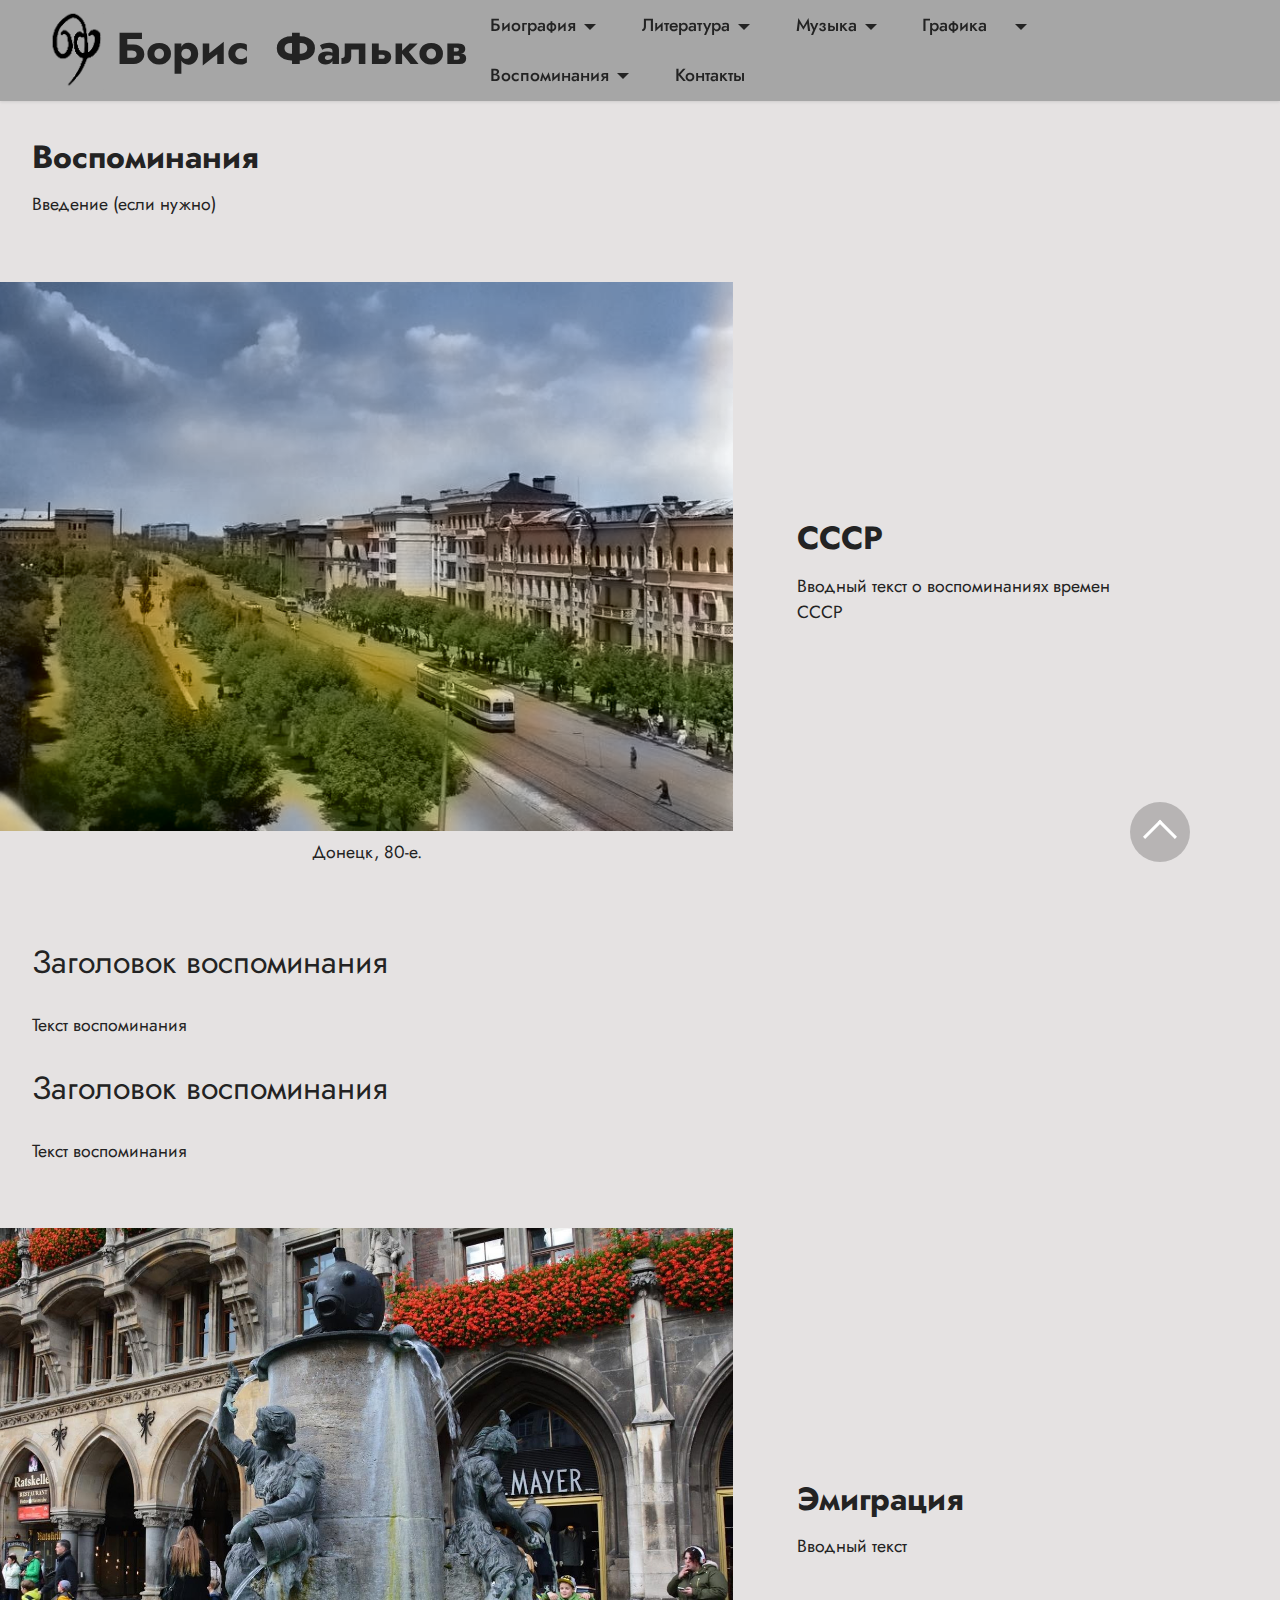
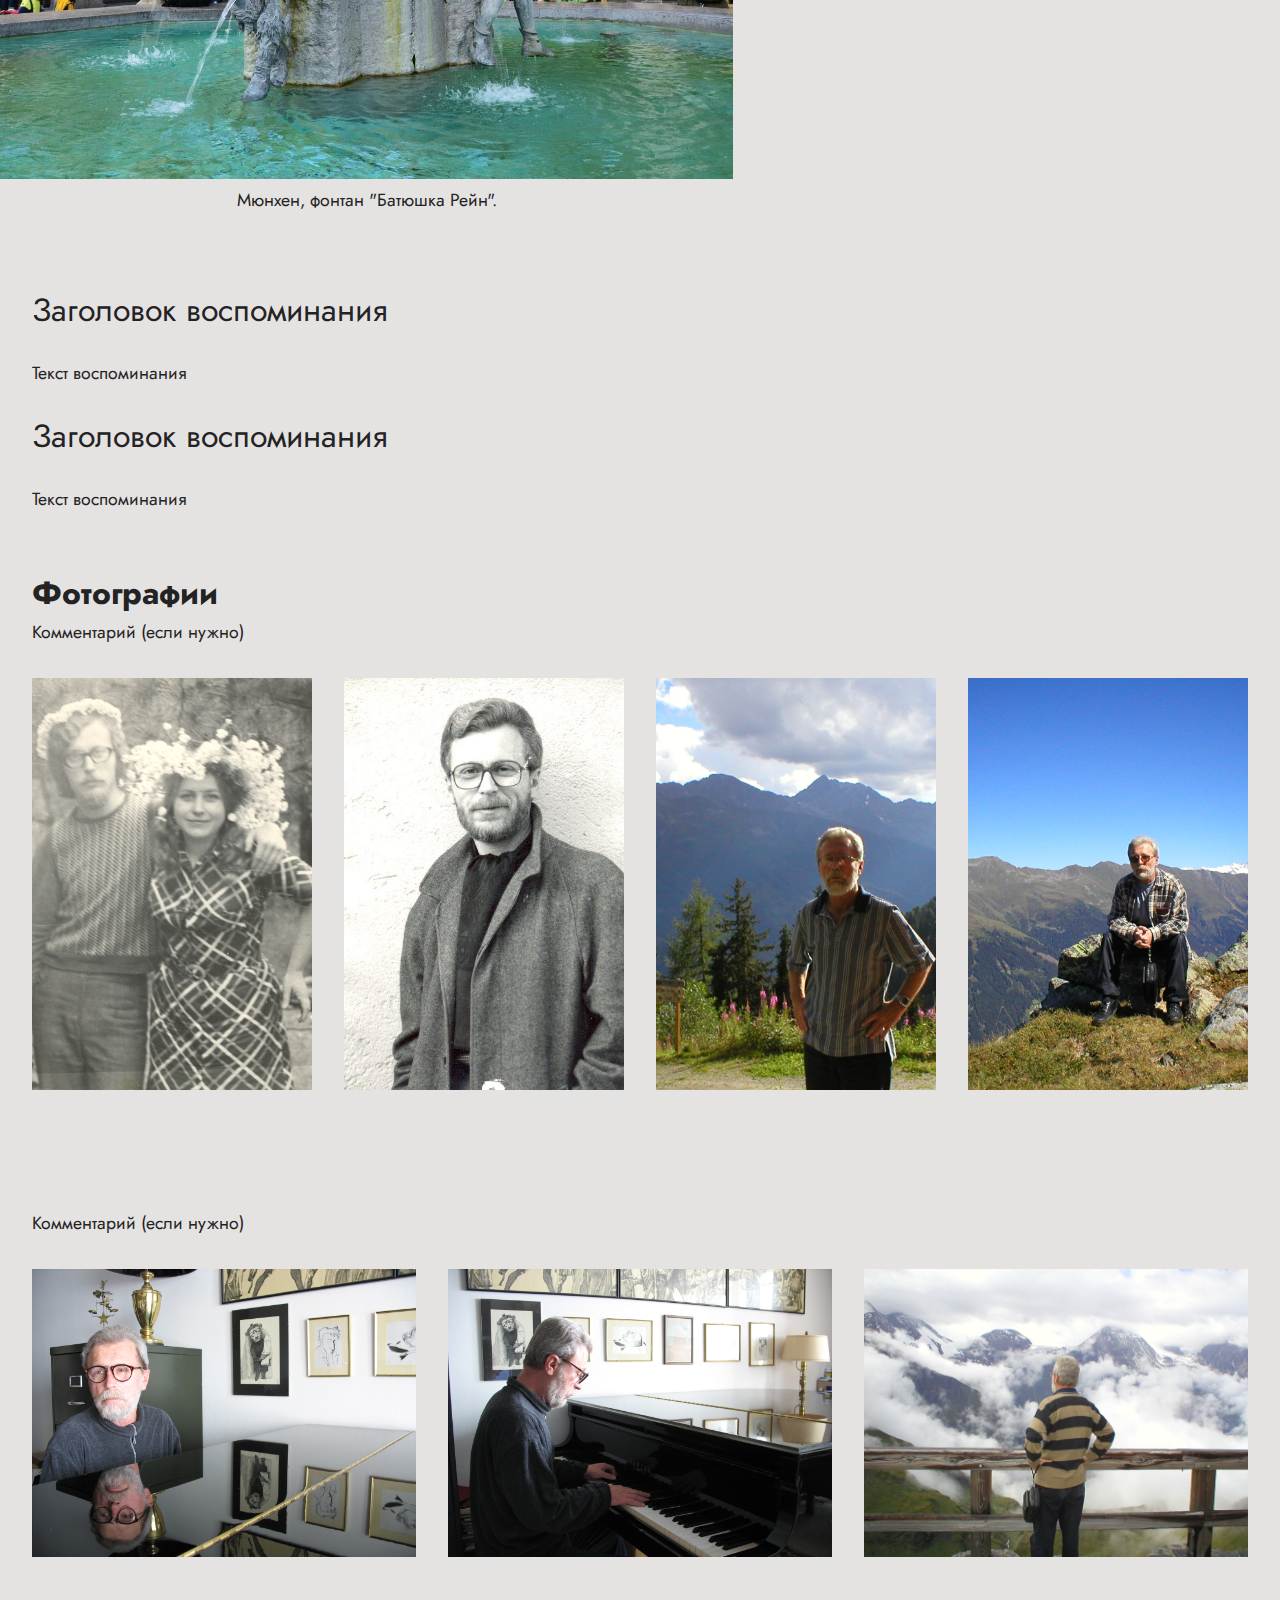
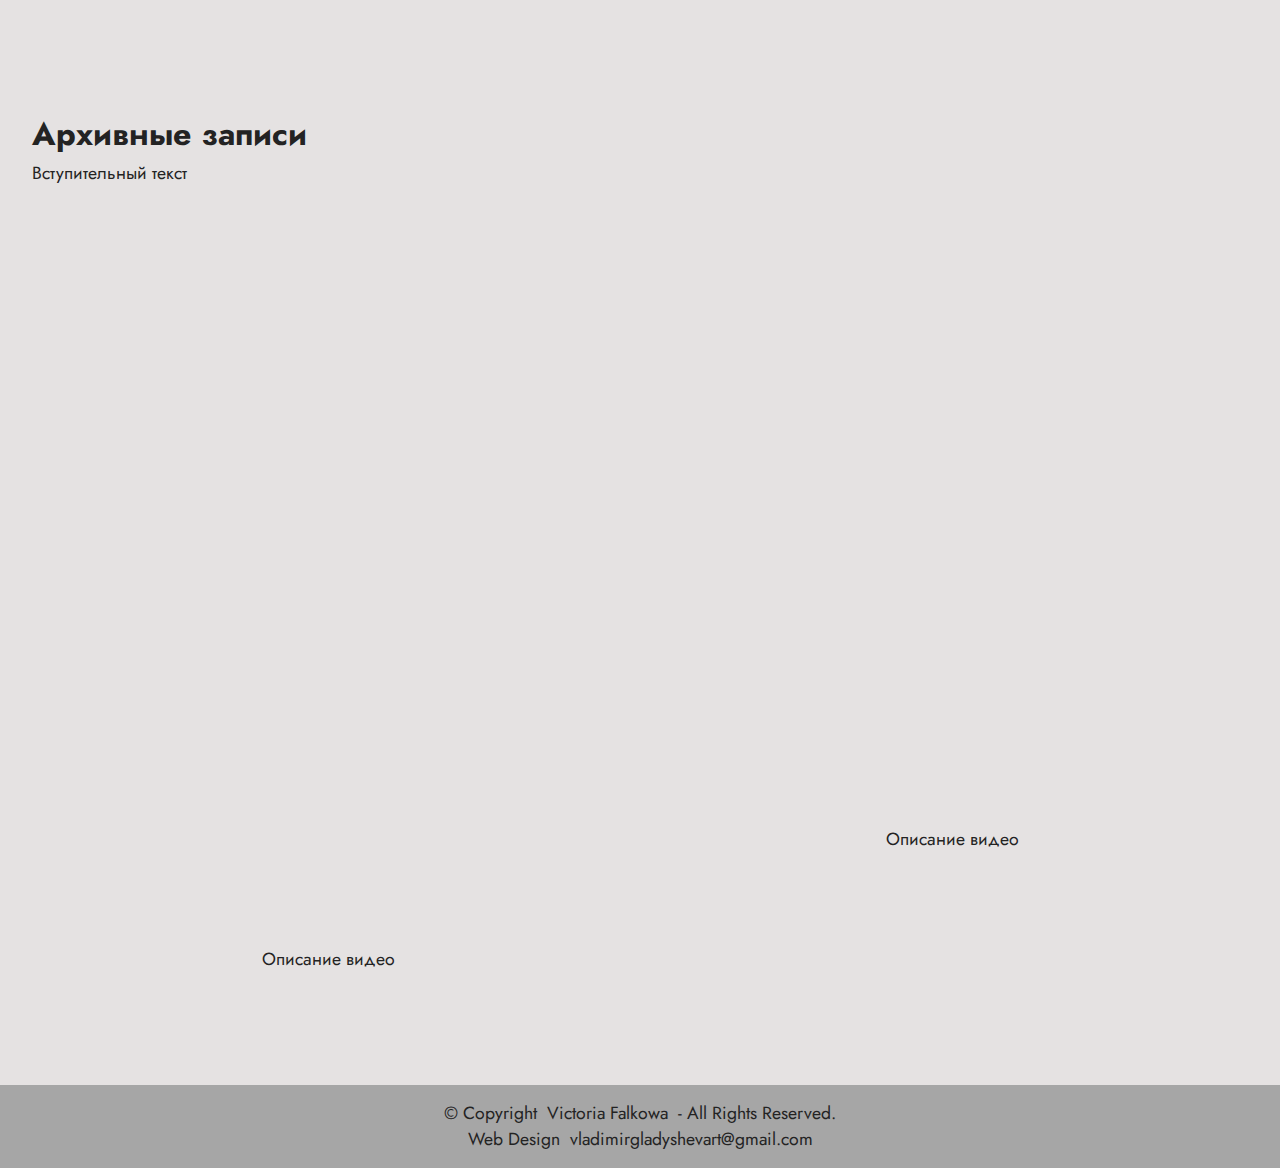
<file: page5.html>
<!DOCTYPE html>
<html  >
<head>
  
  <meta charset="UTF-8">
  <meta http-equiv="X-UA-Compatible" content="IE=edge">
  <meta name="generator" content="Mobirise v5.1.4, mobirise.com">
  <meta name="viewport" content="width=device-width, initial-scale=1, minimum-scale=1">
  <link rel="shortcut icon" href="assets/images/bf-logo-new-10.10.20.png" type="image/x-icon">
  <meta name="description" content="Воспоминания">
  
  
  <title>Memories</title>
  <link rel="stylesheet" href="assets/web/assets/mobirise-icons2/mobirise2.css">
  <link rel="stylesheet" href="assets/tether/tether.min.css">
  <link rel="stylesheet" href="assets/bootstrap/css/bootstrap.min.css">
  <link rel="stylesheet" href="assets/bootstrap/css/bootstrap-grid.min.css">
  <link rel="stylesheet" href="assets/bootstrap/css/bootstrap-reboot.min.css">
  <link rel="stylesheet" href="assets/dropdown/css/style.css">
  <link rel="stylesheet" href="assets/socicon/css/styles.css">
  <link rel="stylesheet" href="assets/theme/css/style.css">
  <link rel="preload" as="style" href="assets/mobirise/css/mbr-additional.css"><link rel="stylesheet" href="assets/mobirise/css/mbr-additional.css" type="text/css">
  
  
  
  
</head>
<body>
  
  <section class="menu menu2 cid-scVCYz52yA" once="menu" id="menu2-13">
    
    <nav class="navbar navbar-dropdown navbar-fixed-top navbar-expand-lg">
        <div class="container-fluid">
            <div class="navbar-brand">
                <span class="navbar-logo">
                    
                        <a href="index.html#header14-e"><img src="assets/images/bf-logo-new-10.10.20.png" alt="" style="height: 5rem;"></a>
                    
                </span>
                <span class="navbar-caption-wrap"><a class="navbar-caption text-black text-primary display-1" href="index.html#header14-e">Борис&nbsp; Фальков</a></span>
            </div>
            <button class="navbar-toggler" type="button" data-toggle="collapse" data-target="#navbarSupportedContent" aria-controls="navbarNavAltMarkup" aria-expanded="false" aria-label="Toggle navigation">
                <div class="hamburger">
                    <span></span>
                    <span></span>
                    <span></span>
                    <span></span>
                </div>
            </button>
            <div class="collapse navbar-collapse" id="navbarSupportedContent">
                <ul class="navbar-nav nav-dropdown nav-right" data-app-modern-menu="true"><li class="nav-item dropdown"><a class="nav-link link text-black dropdown-toggle display-4" href="#" aria-expanded="false" data-toggle="dropdown-submenu">Биография</a><div class="dropdown-menu"><a class="text-black dropdown-item text-primary display-4" href="index.html#content5-36" aria-expanded="false">Автобиография</a><a class="text-black dropdown-item text-primary display-4" href="index.html#content5-37" aria-expanded="false">Литературная биография</a><div class="dropdown"><a class="text-black dropdown-item text-primary dropdown-toggle display-4" href="#" aria-expanded="false" data-toggle="dropdown-submenu">Некрологи</a><div class="dropdown-menu dropdown-submenu"><a class="text-black dropdown-item text-primary display-4" href="index.html#content5-38" aria-expanded="false">Джон Глэд</a><a class="text-black dropdown-item text-primary display-4" href="index.html#content5-39" aria-expanded="false">Александр Фитц</a><a class="text-black dropdown-item text-primary display-4" href="index.html#content5-3a" aria-expanded="false">Друзья и коллеги</a></div></div></div></li><li class="nav-item dropdown"><a class="nav-link link text-black dropdown-toggle display-4" href="#" aria-expanded="false" data-toggle="dropdown-submenu">Литература</a><div class="dropdown-menu"><a class="text-black dropdown-item display-4" href="#" aria-expanded="false">Книги</a><a class="text-black dropdown-item display-4" href="#" aria-expanded="false">Критика</a><a class="text-black dropdown-item display-4" href="#" aria-expanded="false">Переписка</a><a class="text-black dropdown-item display-4" href="#" aria-expanded="false">Отзывы</a></div></li><li class="nav-item dropdown"><a class="nav-link link text-black dropdown-toggle display-4" href="#" aria-expanded="false" data-toggle="dropdown-submenu">Музыка</a><div class="dropdown-menu"><a class="text-black dropdown-item text-primary display-4" href="page3.html#content5-34" aria-expanded="false">Стезя музыканта</a><a class="text-black dropdown-item text-primary display-4" href="page3.html#content5-32" aria-expanded="false">О музыке<br></a><a class="text-black dropdown-item text-primary display-4" href="page3.html#content5-33" aria-expanded="false">Студийные записи</a></div></li><li class="nav-item dropdown"><a class="nav-link link text-black dropdown-toggle display-4" href="#" aria-expanded="false" data-toggle="dropdown-submenu">Графика&nbsp; &nbsp;&nbsp;</a><div class="dropdown-menu"><a class="text-black dropdown-item text-primary display-4" href="page4.html#content5-30" aria-expanded="false">Работы</a><a class="text-black dropdown-item text-primary display-4" href="page4.html#content5-2z" aria-expanded="false">Отклики</a></div></li><li class="nav-item dropdown"><a class="nav-link link text-black text-primary dropdown-toggle display-4" href="#" aria-expanded="false" data-toggle="dropdown-submenu">Воспоминания</a><div class="dropdown-menu"><a class="text-black text-primary dropdown-item display-4" href="page5.html#header2-26" aria-expanded="false">СССР</a><a class="text-black text-primary dropdown-item display-4" href="page5.html#image1-1n" aria-expanded="false">Эмиграция</a><a class="text-black text-primary dropdown-item display-4" href="page5.html#gallery4-2w" aria-expanded="false">Фотографии</a><a class="text-black text-primary dropdown-item display-4" href="page5.html#video3-1w" aria-expanded="false">Архивные записи</a></div></li><li class="nav-item"><a class="nav-link link text-black text-primary display-4" href="page6.html#contacts1-1z" aria-expanded="false">Контакты</a>
                    </li></ul>
                
                
            </div>
        </div>
    </nav>
</section>

<section class="header2 cid-sdo0KRUl9e" id="header2-26">

    

    

    <div class="container-fluid">
        <div class="row">
            <div class="col-12 col-lg-11">
                <h1 class="mbr-section-title mbr-fonts-style mb-3 display-2"><strong>Воспоминания</strong></h1>
                
                <p class="mbr-text mbr-fonts-style display-7">Введение (если нужно)</p>
                
            </div>
        </div>
    </div>
</section>

<section class="image1 cid-sdbQPJpoDB" id="image1-1b">
    

    

    <div>
        <div class="row align-items-center">
            <div class="col-12 col-lg-7">
                <div class="image-wrapper">
                    <img src="assets/images/donetsknewcolour2.png" alt="Mobirise">
                    <p class="mbr-description mbr-fonts-style pt-2 align-center display-4">Донецк, 80-е.</p>
                </div>
            </div>
            <div class="col-12 col-lg-4">
                <div class="text-wrapper">
                    <h3 class="mbr-section-title mbr-fonts-style mb-3 display-2">
                        <strong>СССР</strong></h3>
                    <p class="mbr-text mbr-fonts-style display-7">
                        Вводный текст о воспоминаниях времен СССР</p>
                </div>
            </div>
        </div>
    </div>
</section>

<section class="content5 cid-sdcb8o7kfy" id="content5-1j">
    
    <div class="container-fluid">
        <div class="row justify-content-center">
            <div class="col-md-12 col-lg-12">
                
                <h4 class="mbr-section-subtitle mbr-fonts-style mb-4 display-2">
                    Заголовок воспоминания</h4>
                <p class="mbr-text mbr-fonts-style display-7">
                    Текст воспоминания</p>
            </div>
        </div>
    </div>
</section>

<section class="content5 cid-sdchnnpr4A" id="content5-1q">
    
    <div class="container-fluid">
        <div class="row justify-content-center">
            <div class="col-md-12 col-lg-12">
                
                <h4 class="mbr-section-subtitle mbr-fonts-style mb-4 display-2">
                    Заголовок воспоминания</h4>
                <p class="mbr-text mbr-fonts-style display-7">
                    Текст воспоминания</p>
            </div>
        </div>
    </div>
</section>

<section class="image1 cid-sdcdblPHMH" id="image1-1n">
    

    

    <div>
        <div class="row align-items-center">
            <div class="col-12 col-lg-7">
                <div class="image-wrapper">
                    <img src="assets/images/munchen02new.jpeg" alt="Mobirise">
                    <p class="mbr-description mbr-fonts-style pt-2 align-center display-4">Мюнхен, фонтан "Батюшка Рейн".</p>
                </div>
            </div>
            <div class="col-12 col-lg-4">
                <div class="text-wrapper">
                    <h3 class="mbr-section-title mbr-fonts-style mb-3 display-2">
                        <strong>Эмиграция</strong></h3>
                    <p class="mbr-text mbr-fonts-style display-7">
                        Вводный текст</p>
                </div>
            </div>
        </div>
    </div>
</section>

<section class="content5 cid-sdchoAgvjt" id="content5-1r">
    
    <div class="container-fluid">
        <div class="row justify-content-center">
            <div class="col-md-12 col-lg-12">
                
                <h4 class="mbr-section-subtitle mbr-fonts-style mb-4 display-2">
                    Заголовок воспоминания</h4>
                <p class="mbr-text mbr-fonts-style display-7">
                    Текст воспоминания</p>
            </div>
        </div>
    </div>
</section>

<section class="content5 cid-sdchpCFf4r" id="content5-1s">
    
    <div class="container-fluid">
        <div class="row justify-content-center">
            <div class="col-md-12 col-lg-12">
                
                <h4 class="mbr-section-subtitle mbr-fonts-style mb-4 display-2">
                    Заголовок воспоминания</h4>
                <p class="mbr-text mbr-fonts-style display-7">
                    Текст воспоминания</p>
            </div>
        </div>
    </div>
</section>

<section class="gallery4 mbr-gallery cid-sduFa5jsqx" id="gallery4-2w">
    

    

    <div class="container-fluid">
        <div class="mbr-section-head">
            <h3 class="mbr-section-title mbr-fonts-style align-center m-0 display-2"><strong>Фотографии</strong></h3>
            <h4 class="mbr-section-subtitle mbr-fonts-style align-center mb-0 mt-2 display-7">Комментарий (если нужно)</h4>
        </div>
        <div class="row mbr-gallery mt-4">
            <div class="col-12 col-md-6 col-lg-3 item gallery-image">
                <div class="item-wrapper" data-toggle="modal" data-target="#sdSgTtctmy-modal">
                    <img class="w-100" src="assets/images/s-photo3.jpg" alt="" data-slide-to="0" data-target="#lb-sdSgTtctmy">
                    <div class="icon-wrapper">
                        <span class="mobi-mbri mobi-mbri-search mbr-iconfont mbr-iconfont-btn"></span>
                    </div>
                </div>
                
            </div><div class="col-12 col-md-6 col-lg-3 item gallery-image">
                <div class="item-wrapper" data-toggle="modal" data-target="#sdSgTtctmy-modal">
                    <img class="w-100" src="assets/images/simon-photo-bf.jpg" alt="" data-slide-to="1" data-target="#lb-sdSgTtctmy">
                    <div class="icon-wrapper">
                        <span class="mobi-mbri mobi-mbri-search mbr-iconfont mbr-iconfont-btn"></span>
                    </div>
                </div>
                
            </div><div class="col-12 col-md-6 col-lg-3 item gallery-image">
                <div class="item-wrapper" data-toggle="modal" data-target="#sdSgTtctmy-modal">
                    <img class="w-100" src="assets/images/p8280002.jpg" alt="" data-slide-to="2" data-target="#lb-sdSgTtctmy">
                    <div class="icon-wrapper">
                        <span class="mobi-mbri mobi-mbri-search mbr-iconfont mbr-iconfont-btn"></span>
                    </div>
                </div>
                
            </div><div class="col-12 col-md-6 col-lg-3 item gallery-image">
                <div class="item-wrapper" data-toggle="modal" data-target="#sdSgTtctmy-modal">
                    <img class="w-100" src="assets/images/p9020045.jpg" alt="" data-slide-to="3" data-target="#lb-sdSgTtctmy">
                    <div class="icon-wrapper">
                        <span class="mobi-mbri mobi-mbri-search mbr-iconfont mbr-iconfont-btn"></span>
                    </div>
                </div>
                
            </div>
            
            
            
        </div>

        <div class="modal mbr-slider" tabindex="-1" role="dialog" aria-hidden="true" id="sdSgTtctmy-modal">
            <div class="modal-dialog" role="document">
                <div class="modal-content">
                    <div class="modal-body">
                        <div class="carousel slide carousel-fade" id="lb-sdSgTtctmy" data-interval="5000">
                            <div class="carousel-inner">
                                <div class="carousel-item active">
                                    <img class="d-block w-100" src="assets/images/s-photo3.jpg" alt="">
                                </div><div class="carousel-item">
                                    <img class="d-block w-100" src="assets/images/simon-photo-bf.jpg" alt="">
                                </div><div class="carousel-item">
                                    <img class="d-block w-100" src="assets/images/p8280002.jpg" alt="">
                                </div><div class="carousel-item">
                                    <img class="d-block w-100" src="assets/images/p9020045.jpg" alt="">
                                </div>
                                
                                
                                
                            </div>
                            <ol class="carousel-indicators">
                                <li data-slide-to="0" class="active" data-target="#lb-sdSgTtctmy"></li>
                                <li data-slide-to="1" data-target="#lb-sdSgTtctmy"></li>
                                <li data-slide-to="2" data-target="#lb-sdSgTtctmy"></li>
                                <li data-slide-to="3" data-target="#lb-sdSgTtctmy"></li>
                            </ol>
                            <a role="button" href="" class="close" data-dismiss="modal" aria-label="Close">
                            </a>
                            <a class="carousel-control-prev carousel-control" role="button" data-slide="prev" href="#lb-sdSgTtctmy">
                                <span class="mobi-mbri mobi-mbri-arrow-prev" aria-hidden="true"></span>
                                <span class="sr-only">Previous</span>
                            </a>
                            <a class="carousel-control-next carousel-control" role="button" data-slide="next" href="#lb-sdSgTtctmy">
                                <span class="mobi-mbri mobi-mbri-arrow-next" aria-hidden="true"></span>
                                <span class="sr-only">Next</span>
                            </a>
                        </div>
                    </div>
                </div>
            </div>
        </div>
    </div>
</section>

<section class="gallery4 mbr-gallery cid-sduGFGMMtp" id="gallery4-2x">
    

    

    <div class="container-fluid">
        <div class="mbr-section-head">
            
            <h4 class="mbr-section-subtitle mbr-fonts-style align-center mb-0 mt-2 display-7">Комментарий (если нужно)</h4>
        </div>
        <div class="row mbr-gallery mt-4">
            <div class="col-12 col-md-6 col-lg-4 item gallery-image">
                <div class="item-wrapper" data-toggle="modal" data-target="#sdSgTtYh2z-modal">
                    <img class="w-100" src="assets/images/img-5461.jpg" alt="" data-slide-to="0" data-target="#lb-sdSgTtYh2z">
                    <div class="icon-wrapper">
                        <span class="mobi-mbri mobi-mbri-search mbr-iconfont mbr-iconfont-btn"></span>
                    </div>
                </div>
                
            </div>
            <div class="col-12 col-md-6 col-lg-4 item gallery-image">
                <div class="item-wrapper" data-toggle="modal" data-target="#sdSgTtYh2z-modal">
                    <img class="w-100" src="assets/images/img-5463.jpg" alt="" data-slide-to="1" data-target="#lb-sdSgTtYh2z">
                    <div class="icon-wrapper">
                        <span class="mobi-mbri mobi-mbri-search mbr-iconfont mbr-iconfont-btn"></span>
                    </div>
                </div>
                
            </div>
            <div class="col-12 col-md-6 col-lg-4 item gallery-image">
                <div class="item-wrapper" data-toggle="modal" data-target="#sdSgTtYh2z-modal">
                    <img class="w-100" src="assets/images/p9040104.jpg" alt="" data-slide-to="2" data-target="#lb-sdSgTtYh2z">
                    <div class="icon-wrapper">
                        <span class="mobi-mbri mobi-mbri-search mbr-iconfont mbr-iconfont-btn"></span>
                    </div>
                </div>
                
            </div>
            
        </div>

        <div class="modal mbr-slider" tabindex="-1" role="dialog" aria-hidden="true" id="sdSgTtYh2z-modal">
            <div class="modal-dialog" role="document">
                <div class="modal-content">
                    <div class="modal-body">
                        <div class="carousel slide carousel-fade" id="lb-sdSgTtYh2z" data-interval="5000">
                            <div class="carousel-inner">
                                <div class="carousel-item active">
                                    <img class="d-block w-100" src="assets/images/img-5461.jpg" alt="">
                                </div>
                                <div class="carousel-item">
                                    <img class="d-block w-100" src="assets/images/img-5463.jpg" alt="">
                                </div>
                                <div class="carousel-item">
                                    <img class="d-block w-100" src="assets/images/p9040104.jpg" alt="">
                                </div>
                                
                            </div>
                            <ol class="carousel-indicators">
                                <li data-slide-to="0" class="active" data-target="#lb-sdSgTtYh2z"></li>
                                <li data-slide-to="1" data-target="#lb-sdSgTtYh2z"></li>
                                <li data-slide-to="2" data-target="#lb-sdSgTtYh2z"></li>
                                
                            </ol>
                            <a role="button" href="" class="close" data-dismiss="modal" aria-label="Close">
                            </a>
                            <a class="carousel-control-prev carousel-control" role="button" data-slide="prev" href="#lb-sdSgTtYh2z">
                                <span class="mobi-mbri mobi-mbri-arrow-prev" aria-hidden="true"></span>
                                <span class="sr-only">Previous</span>
                            </a>
                            <a class="carousel-control-next carousel-control" role="button" data-slide="next" href="#lb-sdSgTtYh2z">
                                <span class="mobi-mbri mobi-mbri-arrow-next" aria-hidden="true"></span>
                                <span class="sr-only">Next</span>
                            </a>
                        </div>
                    </div>
                </div>
            </div>
        </div>
    </div>
</section>

<section class="video3 cid-sdctJ0Ezft" id="video3-1w">
    
    <div class="container-fluid">
        <div class="mbr-section-head">
            <h4 class="mbr-section-title mbr-fonts-style mb-0 display-2"><strong>Архивные записи</strong></h4>
            <h5 class="mbr-section-subtitle mbr-fonts-style mb-0 mt-2 display-7">Вступительный текст</h5>
        </div>
        <div class="row mt-4">
            <div class="col-12 col-md-6 video-block">
                <div class="video-wrapper"><iframe class="mbr-embedded-video" src="https://www.youtube.com/embed/rKuPIWnIb84?rel=0&amp;amp;showinfo=0&amp;autoplay=0&amp;loop=0" width="1280" height="720" frameborder="0" allowfullscreen></iframe></div>
                <p class="mbr-text pt-2 mbr-fonts-style display-4">
                    Описание видео</p>
            </div>
            <div class="col-12 col-md-6 video-block">
                <div class="video-wrapper"><iframe class="mbr-embedded-video" src="https://www.youtube.com/embed/xFTvjRpaU38?rel=0&amp;amp;showinfo=0&amp;autoplay=0&amp;loop=0" width="800" height="600" frameborder="0" allowfullscreen></iframe></div>
                <p class="mbr-text pt-2 mbr-fonts-style display-4">
                    Описание видео</p>
            </div>
        </div>
    </div>
</section>

<section class="footer7 cid-sd82dUHqn7" once="footers" id="footer7-14">

    

    

    <div class="container">
        <div class="media-container-row align-center mbr-white">
            <div class="col-12">
                <p class="mbr-text mb-0 mbr-fonts-style display-7">
                    © Copyright&nbsp; Victoria Falkowa&nbsp; - All Rights Reserved.<br>Web Design&nbsp; vladimirgladyshevart@gmail.com</p>
            </div>
        </div>
    </div>
</section>

<!-- Site made with Mobirise Website Builder v5.1.4, https://mobirise.com
<section style="background-color: #fff; font-family: -apple-system, BlinkMacSystemFont, 'Segoe UI', 'Roboto', 'Helvetica Neue', Arial, sans-serif; color:#aaa; font-size:12px; padding: 0; align-items: center; display: flex;"><a href="https://mobirise.site/k" style="flex: 1 1; height: 3rem; padding-left: 1rem;"></a><p style="flex: 0 0 auto; margin:0; padding-right:1rem;"><a href="https://mobirise.site/q" style="color:#aaa;">This site</a> was created with Mobirise website theme</p></section> -->


<script src="assets/web/assets/jquery/jquery.min.js"></script>  <script src="assets/popper/popper.min.js"></script>  <script src="assets/tether/tether.min.js"></script>  <script src="assets/bootstrap/js/bootstrap.min.js"></script>  <script src="assets/smoothscroll/smooth-scroll.js"></script>  <script src="assets/playervimeo/vimeo_player.js"></script>  <script src="assets/dropdown/js/nav-dropdown.js"></script>  <script src="assets/dropdown/js/navbar-dropdown.js"></script>  <script src="assets/touchswipe/jquery.touch-swipe.min.js"></script>  <script src="assets/theme/js/script.js"></script>  
  
  
 <div id="scrollToTop" class="scrollToTop mbr-arrow-up"><a style="text-align: center;"><i class="mbr-arrow-up-icon mbr-arrow-up-icon-cm cm-icon cm-icon-smallarrow-up"></i></a></div>
  </body>
</html>
</file>
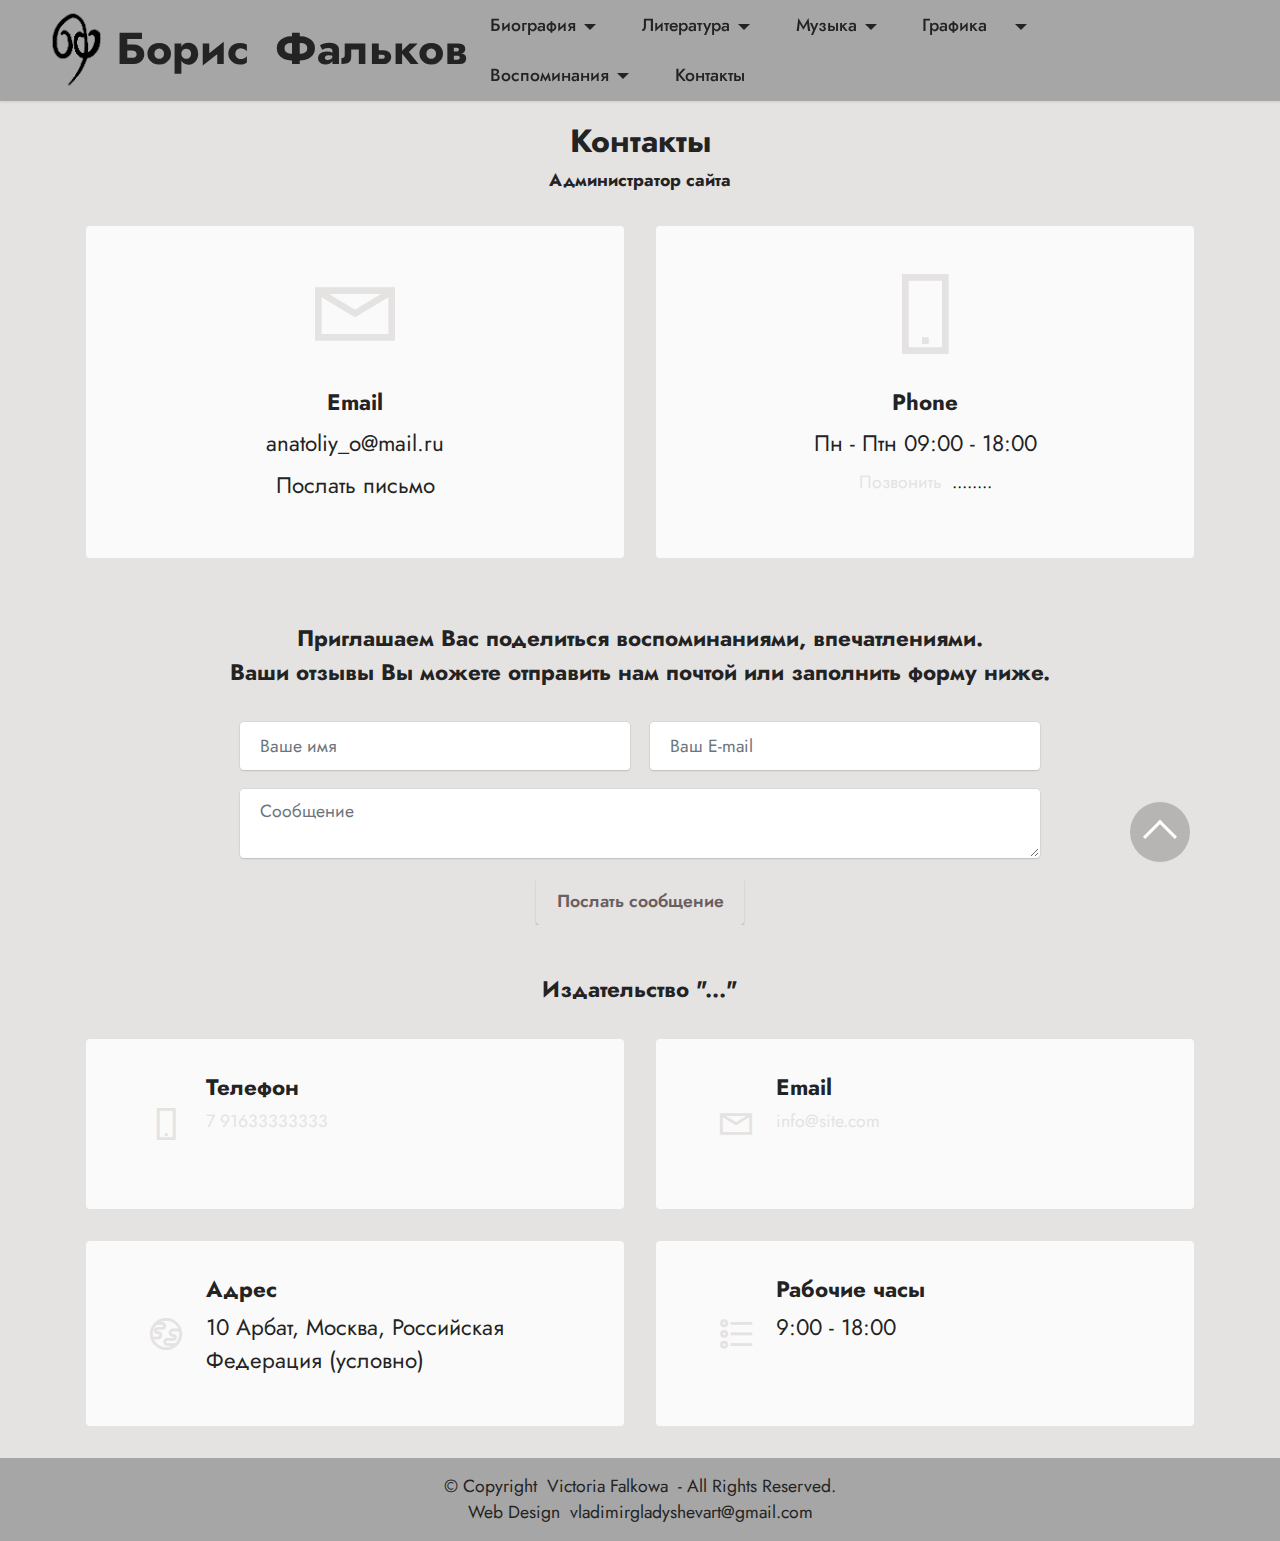
<file: page6.html>
<!DOCTYPE html>
<html  >
<head>
  
  <meta charset="UTF-8">
  <meta http-equiv="X-UA-Compatible" content="IE=edge">
  <meta name="generator" content="Mobirise v5.1.4, mobirise.com">
  <meta name="viewport" content="width=device-width, initial-scale=1, minimum-scale=1">
  <link rel="shortcut icon" href="assets/images/bf-logo-new-10.10.20.png" type="image/x-icon">
  <meta name="description" content="">
  
  
  <title>Contacts</title>
  <link rel="stylesheet" href="assets/web/assets/mobirise-icons2/mobirise2.css">
  <link rel="stylesheet" href="assets/tether/tether.min.css">
  <link rel="stylesheet" href="assets/bootstrap/css/bootstrap.min.css">
  <link rel="stylesheet" href="assets/bootstrap/css/bootstrap-grid.min.css">
  <link rel="stylesheet" href="assets/bootstrap/css/bootstrap-reboot.min.css">
  <link rel="stylesheet" href="assets/formstyler/jquery.formstyler.css">
  <link rel="stylesheet" href="assets/formstyler/jquery.formstyler.theme.css">
  <link rel="stylesheet" href="assets/datepicker/jquery.datetimepicker.min.css">
  <link rel="stylesheet" href="assets/dropdown/css/style.css">
  <link rel="stylesheet" href="assets/socicon/css/styles.css">
  <link rel="stylesheet" href="assets/theme/css/style.css">
  <link rel="preload" as="style" href="assets/mobirise/css/mbr-additional.css"><link rel="stylesheet" href="assets/mobirise/css/mbr-additional.css" type="text/css">
  
  
  
  
</head>
<body>
  
  <section class="menu menu2 cid-scVCYz52yA" once="menu" id="menu2-15">
    
    <nav class="navbar navbar-dropdown navbar-fixed-top navbar-expand-lg">
        <div class="container-fluid">
            <div class="navbar-brand">
                <span class="navbar-logo">
                    
                        <a href="index.html#header14-e"><img src="assets/images/bf-logo-new-10.10.20.png" alt="" style="height: 5rem;"></a>
                    
                </span>
                <span class="navbar-caption-wrap"><a class="navbar-caption text-black text-primary display-1" href="index.html#header14-e">Борис&nbsp; Фальков</a></span>
            </div>
            <button class="navbar-toggler" type="button" data-toggle="collapse" data-target="#navbarSupportedContent" aria-controls="navbarNavAltMarkup" aria-expanded="false" aria-label="Toggle navigation">
                <div class="hamburger">
                    <span></span>
                    <span></span>
                    <span></span>
                    <span></span>
                </div>
            </button>
            <div class="collapse navbar-collapse" id="navbarSupportedContent">
                <ul class="navbar-nav nav-dropdown nav-right" data-app-modern-menu="true"><li class="nav-item dropdown"><a class="nav-link link text-black dropdown-toggle display-4" href="#" aria-expanded="false" data-toggle="dropdown-submenu">Биография</a><div class="dropdown-menu"><a class="text-black dropdown-item text-primary display-4" href="index.html#content5-36" aria-expanded="false">Автобиография</a><a class="text-black dropdown-item text-primary display-4" href="index.html#content5-37" aria-expanded="false">Литературная биография</a><div class="dropdown"><a class="text-black dropdown-item text-primary dropdown-toggle display-4" href="#" aria-expanded="false" data-toggle="dropdown-submenu">Некрологи</a><div class="dropdown-menu dropdown-submenu"><a class="text-black dropdown-item text-primary display-4" href="index.html#content5-38" aria-expanded="false">Джон Глэд</a><a class="text-black dropdown-item text-primary display-4" href="index.html#content5-39" aria-expanded="false">Александр Фитц</a><a class="text-black dropdown-item text-primary display-4" href="index.html#content5-3a" aria-expanded="false">Друзья и коллеги</a></div></div></div></li><li class="nav-item dropdown"><a class="nav-link link text-black dropdown-toggle display-4" href="#" aria-expanded="false" data-toggle="dropdown-submenu">Литература</a><div class="dropdown-menu"><a class="text-black dropdown-item display-4" href="#" aria-expanded="false">Книги</a><a class="text-black dropdown-item display-4" href="#" aria-expanded="false">Критика</a><a class="text-black dropdown-item display-4" href="#" aria-expanded="false">Переписка</a><a class="text-black dropdown-item display-4" href="#" aria-expanded="false">Отзывы</a></div></li><li class="nav-item dropdown"><a class="nav-link link text-black dropdown-toggle display-4" href="#" aria-expanded="false" data-toggle="dropdown-submenu">Музыка</a><div class="dropdown-menu"><a class="text-black dropdown-item text-primary display-4" href="page3.html#content5-34" aria-expanded="false">Стезя музыканта</a><a class="text-black dropdown-item text-primary display-4" href="page3.html#content5-32" aria-expanded="false">О музыке<br></a><a class="text-black dropdown-item text-primary display-4" href="page3.html#content5-33" aria-expanded="false">Студийные записи</a></div></li><li class="nav-item dropdown"><a class="nav-link link text-black dropdown-toggle display-4" href="#" aria-expanded="false" data-toggle="dropdown-submenu">Графика&nbsp; &nbsp;&nbsp;</a><div class="dropdown-menu"><a class="text-black dropdown-item text-primary display-4" href="page4.html#content5-30" aria-expanded="false">Работы</a><a class="text-black dropdown-item text-primary display-4" href="page4.html#content5-2z" aria-expanded="false">Отклики</a></div></li><li class="nav-item dropdown"><a class="nav-link link text-black text-primary dropdown-toggle display-4" href="#" aria-expanded="false" data-toggle="dropdown-submenu">Воспоминания</a><div class="dropdown-menu"><a class="text-black text-primary dropdown-item display-4" href="page5.html#header2-26" aria-expanded="false">СССР</a><a class="text-black text-primary dropdown-item display-4" href="page5.html#image1-1n" aria-expanded="false">Эмиграция</a><a class="text-black text-primary dropdown-item display-4" href="page5.html#gallery4-2w" aria-expanded="false">Фотографии</a><a class="text-black text-primary dropdown-item display-4" href="page5.html#video3-1w" aria-expanded="false">Архивные записи</a></div></li><li class="nav-item"><a class="nav-link link text-black text-primary display-4" href="page6.html#contacts1-1z" aria-expanded="false">Контакты</a>
                    </li></ul>
                
                
            </div>
        </div>
    </nav>
</section>

<section class="contacts1 cid-sdcUMY1DtD" id="contacts1-1z">

    

    
    <div class="container">
        <div class="mbr-section-head">
            <h3 class="mbr-section-title mbr-fonts-style align-center mb-0 display-2">
                <strong>Контакты</strong></h3>
            <h4 class="mbr-section-subtitle mbr-fonts-style align-center mb-0 mt-2 display-7"><strong>
                Администратор сайта</strong></h4>
        </div>
        <div class="row justify-content-center mt-4">
            <div class="card col-12 col-lg-6">
                <div class="card-wrapper">
                    <div class="card-box align-center">
                        <div class="image-wrapper">
                            <span class="mbr-iconfont mobi-mbri-letter mobi-mbri"></span>
                        </div>
                        <h4 class="card-title mbr-fonts-style mb-2 display-5">
                            <strong>Email</strong>
                        </h4>
                        <p class="mbr-text mbr-fonts-style mb-2 display-5">anatoliy_o@mail.ru</p>
                        <h5 class="link mbr-fonts-style display-5">Послать письмо</h5>
                    </div>
                </div>
            </div>
            <div class="card col-12 col-lg-6">
                <div class="card-wrapper">
                    <div class="card-box align-center">
                        <div class="image-wrapper">
                            <span class="mbr-iconfont mobi-mbri-mobile-2 mobi-mbri"></span>
                        </div>
                        <h4 class="card-title mbr-fonts-style align-center mb-2 display-5">
                            <strong>Phone</strong>
                        </h4>
                        <p class="mbr-text mbr-fonts-style mb-2 display-5">
                            Пн - Птн 09:00 - 18:00</p>
                        <h5 class="link mbr-black mbr-fonts-style display-7">
                            <a href="tel:+12345678910" class="text-primary">Позвонить&nbsp;&nbsp;</a>........</h5>
                    </div>
                </div>
            </div>
        </div>
    </div>
</section>

<section class="form5 cid-sdd1tFO7VQ" id="form5-21">
    
    
    <div class="container-fluid">
        <div class="mbr-section-head">
            <h3 class="mbr-section-title mbr-fonts-style align-center mb-0 display-5"><strong>Приглашаем Вас поделиться воспоминаниями, впечатлениями.<br> Ваши отзывы Вы можете отправить нам почтой или заполнить форму ниже.</strong></h3>
            
        </div>
        <div class="row justify-content-center mt-4">
            <div class="col-lg-8 mx-auto mbr-form" data-form-type="formoid">
                <form action="https://mobirise.eu/" method="POST" class="mbr-form form-with-styler" data-form-title="Form Name"><input type="hidden" name="email" data-form-email="true" value="Go0lZwdC4gPoM5eBVPZHEI68DWLDblpsBQZieg2TOLZ3fbWs/sbuIvjA5m1v2NnOtmT/BFXVI8KBlBc7ke9xYwgmApvxHRac6fg/5+MeCHGIp+5V3MWR4KpZrZRSgT5F">
                    <div class="">
                        <div hidden="hidden" data-form-alert="" class="alert alert-success col-12">Спасибо за ваше участие!</div>
                        <div hidden="hidden" data-form-alert-danger="" class="alert alert-danger col-12">Oops...! some
                            problem!</div>
                    </div>
                    <div class="dragArea row">
                        <div class="col-md col-sm-12 form-group" data-for="name">
                            <input type="text" name="name" placeholder="Ваше имя" data-form-field="name" class="form-control" value="" id="name-form5-21">
                        </div>
                        <div class="col-md col-sm-12 form-group" data-for="email">
                            <input type="email" name="email" placeholder="Ваш E-mail" data-form-field="email" class="form-control" value="" id="email-form5-21">
                        </div>
                        
                        <div class="col-12 form-group" data-for="textarea">
                            <textarea name="textarea" placeholder="Сообщение" data-form-field="textarea" class="form-control" id="textarea-form5-21"></textarea>
                        </div>
                        <div class="col-lg-12 col-md-12 col-sm-12 align-center mbr-section-btn"><button type="submit" class="btn btn-primary display-4">Послать сообщение</button></div>
                    </div>
                </form>
            </div>
        </div>
    </div>
</section>

<section class="contacts2 cid-sdcUNrvuZY" id="contacts2-20">
    <!---->
    
    
    <div class="container">
        <div class="mbr-section-head">
            <h3 class="mbr-section-title mbr-fonts-style align-center mb-0 display-5"><strong>Издательство "..."</strong></h3>
            
        </div>
        <div class="row justify-content-center mt-4">
            <div class="card col-12 col-md-6">
                <div class="card-wrapper">
                    <div class="image-wrapper">
                        <span class="mbr-iconfont mobi-mbri-mobile-2 mobi-mbri"></span>
                    </div>
                    <div class="text-wrapper">
                        <h6 class="card-title mbr-fonts-style mb-1 display-5">
                            <strong>Телефон</strong></h6>
                        <p class="mbr-text mbr-fonts-style display-7"><a href="tel:+12345678910" class="text-primary">7 91633333333</a><br><a href="tel:+12345678910" class="text-primary"><br></a>
                        </p>
                    </div>
                </div>
            </div>
            <div class="card col-12 col-md-6">
                <div class="card-wrapper">
                    <div class="image-wrapper">
                        <span class="mbr-iconfont mobi-mbri-letter mobi-mbri"></span>
                    </div>
                    <div class="text-wrapper">
                        <h6 class="card-title mbr-fonts-style mb-1 display-5">
                            <strong>Email</strong>
                        </h6>
                        <p class="mbr-text mbr-fonts-style display-7">
                            <a href="mailto:info@site.com" class="text-primary">info@site.com</a>
                        </p>
                    </div>
                </div>
            </div>
            <div class="card col-12 col-md-6">
                <div class="card-wrapper">
                    <div class="image-wrapper">
                        <span class="mbr-iconfont mobi-mbri-globe mobi-mbri"></span>
                    </div>
                    <div class="text-wrapper">
                        <h6 class="card-title mbr-fonts-style mb-1 display-5">
                            <strong>Адрес</strong></h6>
                        <p class="mbr-text mbr-fonts-style display-5">
                            10 Арбат, Москва, Российская Федерация (условно)</p>
                    </div>
                </div>
            </div>
            <div class="card col-12 col-md-6">
                <div class="card-wrapper">
                    <div class="image-wrapper">
                        <span class="mbr-iconfont mobi-mbri-bulleted-list mobi-mbri"></span>
                    </div>
                    <div class="text-wrapper">
                        <h6 class="card-title mbr-fonts-style mb-1 display-5"><strong>Рабочие часы</strong></h6>
                        <p class="mbr-text mbr-fonts-style display-5">
                            9:00 - 18:00
                        </p>
                    </div>
                </div>
            </div>
        </div>
    </div>
</section>

<section class="footer7 cid-sd82dUHqn7" once="footers" id="footer7-16">

    

    

    <div class="container">
        <div class="media-container-row align-center mbr-white">
            <div class="col-12">
                <p class="mbr-text mb-0 mbr-fonts-style display-7">
                    © Copyright&nbsp; Victoria Falkowa&nbsp; - All Rights Reserved.<br>Web Design&nbsp; vladimirgladyshevart@gmail.com</p>
            </div>
        </div>
    </div>
</section>

<!-- Site made with Mobirise Website Builder v5.1.4, https://mobirise.com
<section style="background-color: #fff; font-family: -apple-system, BlinkMacSystemFont, 'Segoe UI', 'Roboto', 'Helvetica Neue', Arial, sans-serif; color:#aaa; font-size:12px; padding: 0; align-items: center; display: flex;"><a href="https://mobirise.site/s" style="flex: 1 1; height: 3rem; padding-left: 1rem;"></a><p style="flex: 0 0 auto; margin:0; padding-right:1rem;"><a href="https://mobirise.site/d" style="color:#aaa;">This website</a> was created with Mobirise</p></section> -->


<script src="assets/web/assets/jquery/jquery.min.js"></script>  <script src="assets/popper/popper.min.js"></script>  <script src="assets/tether/tether.min.js"></script>  <script src="assets/bootstrap/js/bootstrap.min.js"></script>  <script src="assets/smoothscroll/smooth-scroll.js"></script>  <script src="assets/formstyler/jquery.formstyler.js"></script>  <script src="assets/formstyler/jquery.formstyler.min.js"></script>  <script src="assets/datepicker/jquery.datetimepicker.full.js"></script>  <script src="assets/dropdown/js/nav-dropdown.js"></script>  <script src="assets/dropdown/js/navbar-dropdown.js"></script>  <script src="assets/touchswipe/jquery.touch-swipe.min.js"></script>  <script src="assets/theme/js/script.js"></script>  <script src="assets/formoid/formoid.min.js"></script>  
  
  
 <div id="scrollToTop" class="scrollToTop mbr-arrow-up"><a style="text-align: center;"><i class="mbr-arrow-up-icon mbr-arrow-up-icon-cm cm-icon cm-icon-smallarrow-up"></i></a></div>
  </body>
</html>
</file>
<file: assets/dropdown/css/style.css>
.navbar-dropdown {
  left: 0;
  padding: 0;
  position: absolute;
  right: 0;
  top: 0;
  transition: all 0.45s ease;
  z-index: 1030;
  background: #282828; }
  .navbar-dropdown .navbar-logo {
    margin-right: 0.8rem;
    transition: margin 0.3s ease-in-out;
    vertical-align: middle; }
    .navbar-dropdown .navbar-logo img {
      height: 3.125rem;
      transition: all 0.3s ease-in-out; }
    .navbar-dropdown .navbar-logo.mbr-iconfont {
      font-size: 3.125rem;
      line-height: 3.125rem; }
  .navbar-dropdown .navbar-caption {
    font-weight: 700;
    white-space: normal;
    vertical-align: -4px;
    line-height: 3.125rem !important; }
    .navbar-dropdown .navbar-caption, .navbar-dropdown .navbar-caption:hover {
      color: inherit;
      text-decoration: none; }
  .navbar-dropdown .mbr-iconfont + .navbar-caption {
    vertical-align: -1px; }
  .navbar-dropdown.navbar-fixed-top {
    position: fixed; }
  .navbar-dropdown .navbar-brand span {
    vertical-align: -4px; }
  .navbar-dropdown.bg-color.transparent {
    background: none; }
  .navbar-dropdown.navbar-short .navbar-brand {
    padding: 0.625rem 0; }
    .navbar-dropdown.navbar-short .navbar-brand span {
      vertical-align: -1px; }
  .navbar-dropdown.navbar-short .navbar-caption {
    line-height: 2.375rem !important;
    vertical-align: -2px; }
  .navbar-dropdown.navbar-short .navbar-logo {
    margin-right: 0.5rem; }
    .navbar-dropdown.navbar-short .navbar-logo img {
      height: 2.375rem; }
    .navbar-dropdown.navbar-short .navbar-logo.mbr-iconfont {
      font-size: 2.375rem;
      line-height: 2.375rem; }
  .navbar-dropdown.navbar-short .mbr-table-cell {
    height: 3.625rem; }
  .navbar-dropdown .navbar-close {
    left: 0.6875rem;
    position: fixed;
    top: 0.75rem;
    z-index: 1000; }
  .navbar-dropdown .hamburger-icon {
    content: "";
    display: inline-block;
    vertical-align: middle;
    width: 16px;
    -webkit-box-shadow: 0 -6px 0 1px #282828,0 0 0 1px #282828,0 6px 0 1px #282828;
    -moz-box-shadow: 0 -6px 0 1px #282828,0 0 0 1px #282828,0 6px 0 1px #282828;
    box-shadow: 0 -6px 0 1px #282828,0 0 0 1px #282828,0 6px 0 1px #282828; }

.dropdown-menu .dropdown-toggle[data-toggle="dropdown-submenu"]::after {
  border-bottom: 0.35em solid transparent;
  border-left: 0.35em solid;
  border-right: 0;
  border-top: 0.35em solid transparent;
  margin-left: 0.3rem; }

.dropdown-menu .dropdown-item:focus {
  outline: 0; }

.nav-dropdown {
  font-size: 0.75rem;
  font-weight: 500;
  height: auto !important; }
  .nav-dropdown .nav-btn {
    padding-left: 1rem; }
  .nav-dropdown .link {
    margin: .667em 1.667em;
    font-weight: 500;
    padding: 0;
    transition: color .2s ease-in-out; }
    .nav-dropdown .link.dropdown-toggle {
      margin-right: 2.583em; }
      .nav-dropdown .link.dropdown-toggle::after {
        margin-left: .25rem;
        border-top: 0.35em solid;
        border-right: 0.35em solid transparent;
        border-left: 0.35em solid transparent;
        border-bottom: 0; }
      .nav-dropdown .link.dropdown-toggle[aria-expanded="true"] {
        margin: 0;
        padding: 0.667em 3.263em  0.667em 1.667em; }
  .nav-dropdown .link::after,
  .nav-dropdown .dropdown-item::after {
    color: inherit; }
  .nav-dropdown .btn {
    font-size: 0.75rem;
    font-weight: 700;
    letter-spacing: 0;
    margin-bottom: 0;
    padding-left: 1.25rem;
    padding-right: 1.25rem; }
  .nav-dropdown .dropdown-menu {
    border-radius: 0;
    border: 0;
    left: 0;
    margin: 0;
    padding-bottom: 1.25rem;
    padding-top: 1.25rem;
    position: relative; }
  .nav-dropdown .dropdown-submenu {
    margin-left: 0.125rem;
    top: 0; }
  .nav-dropdown .dropdown-item {
    font-weight: 500;
    line-height: 2;
    padding: 0.3846em 4.615em 0.3846em 1.5385em;
    position: relative;
    transition: color .2s ease-in-out, background-color .2s ease-in-out; }
    .nav-dropdown .dropdown-item::after {
      margin-top: -0.3077em;
      position: absolute;
      right: 1.1538em;
      top: 50%; }
    .nav-dropdown .dropdown-item:focus, .nav-dropdown .dropdown-item:hover {
      background: none; }

@media (max-width: 767px) {
  .nav-dropdown.navbar-toggleable-sm {
    bottom: 0;
    display: none;
    left: 0;
    overflow-x: hidden;
    position: fixed;
    top: 0;
    transform: translateX(-100%);
    -ms-transform: translateX(-100%);
    -webkit-transform: translateX(-100%);
    width: 18.75rem;
    z-index: 999; } }
.nav-dropdown.navbar-toggleable-xl {
  bottom: 0;
  display: none;
  left: 0;
  overflow-x: hidden;
  position: fixed;
  top: 0;
  transform: translateX(-100%);
  -ms-transform: translateX(-100%);
  -webkit-transform: translateX(-100%);
  width: 18.75rem;
  z-index: 999; }

.nav-dropdown-sm {
  display: block !important;
  overflow-x: hidden;
  overflow: auto;
  padding-top: 3.875rem; }
  .nav-dropdown-sm::after {
    content: "";
    display: block;
    height: 3rem;
    width: 100%; }
  .nav-dropdown-sm.collapse.in ~ .navbar-close {
    display: block !important; }
  .nav-dropdown-sm.collapsing, .nav-dropdown-sm.collapse.in {
    transform: translateX(0);
    -ms-transform: translateX(0);
    -webkit-transform: translateX(0);
    transition: all 0.25s ease-out;
    -webkit-transition: all 0.25s ease-out;
    background: #282828; }
  .nav-dropdown-sm.collapsing[aria-expanded="false"] {
    transform: translateX(-100%);
    -ms-transform: translateX(-100%);
    -webkit-transform: translateX(-100%); }
  .nav-dropdown-sm .nav-item {
    display: block;
    margin-left: 0 !important;
    padding-left: 0; }
  .nav-dropdown-sm .link,
  .nav-dropdown-sm .dropdown-item {
    border-top: 1px dotted rgba(255, 255, 255, 0.1);
    font-size: 0.8125rem;
    line-height: 1.6;
    margin: 0 !important;
    padding: 0.875rem 2.4rem 0.875rem 1.5625rem !important;
    position: relative;
    white-space: normal; }
    .nav-dropdown-sm .link:focus, .nav-dropdown-sm .link:hover,
    .nav-dropdown-sm .dropdown-item:focus,
    .nav-dropdown-sm .dropdown-item:hover {
      background: rgba(0, 0, 0, 0.2) !important;
      color: #c0a375; }
  .nav-dropdown-sm .nav-btn {
    position: relative;
    padding: 1.5625rem 1.5625rem 0 1.5625rem; }
    .nav-dropdown-sm .nav-btn::before {
      border-top: 1px dotted rgba(255, 255, 255, 0.1);
      content: "";
      left: 0;
      position: absolute;
      top: 0;
      width: 100%; }
    .nav-dropdown-sm .nav-btn + .nav-btn {
      padding-top: 0.625rem; }
      .nav-dropdown-sm .nav-btn + .nav-btn::before {
        display: none; }
  .nav-dropdown-sm .btn {
    padding: 0.625rem 0; }
  .nav-dropdown-sm .dropdown-toggle[data-toggle="dropdown-submenu"]::after {
    margin-left: .25rem;
    border-top: 0.35em solid;
    border-right: 0.35em solid transparent;
    border-left: 0.35em solid transparent;
    border-bottom: 0; }
  .nav-dropdown-sm .dropdown-toggle[data-toggle="dropdown-submenu"][aria-expanded="true"]::after {
    border-top: 0;
    border-right: 0.35em solid transparent;
    border-left: 0.35em solid transparent;
    border-bottom: 0.35em solid; }
  .nav-dropdown-sm .dropdown-menu {
    margin: 0;
    padding: 0;
    position: relative;
    top: 0;
    left: 0;
    width: 100%;
    border: 0;
    float: none;
    border-radius: 0;
    background: none; }
  .nav-dropdown-sm .dropdown-submenu {
    left: 100%;
    margin-left: 0.125rem;
    margin-top: -1.25rem;
    top: 0; }

.navbar-toggleable-sm .nav-dropdown .dropdown-menu {
  position: absolute; }

.navbar-toggleable-sm .nav-dropdown .dropdown-submenu {
  left: 100%;
  margin-left: 0.125rem;
  margin-top: -1.25rem;
  top: 0; }

.navbar-toggleable-sm.opened .nav-dropdown .dropdown-menu {
  position: relative; }

.navbar-toggleable-sm.opened .nav-dropdown .dropdown-submenu {
  left: 0;
  margin-left: 00rem;
  margin-top: 0rem;
  top: 0; }

.is-builder .nav-dropdown.collapsing {
  transition: none !important; }

/*# sourceMappingURL=style.css.map */
</file>
<file: assets/socicon/css/styles.css>
@charset "UTF-8";

@font-face {
  font-family: 'Socicon';
  src:  url('../fonts/socicon.eot');
  src:  url('../fonts/socicon.eot?#iefix') format('embedded-opentype'),
    url('../fonts/socicon.woff2') format('woff2'),
    url('../fonts/socicon.ttf') format('truetype'),
    url('../fonts/socicon.woff') format('woff'),
    url('../fonts/socicon.svg#socicon') format('svg');
  font-weight: normal;
  font-style: normal;
}

[data-icon]:before {
  font-family: "socicon" !important;
  content: attr(data-icon);
  font-style: normal !important;
  font-weight: normal !important;
  font-variant: normal !important;
  text-transform: none !important;
  speak: none;
  line-height: 1;
  -webkit-font-smoothing: antialiased;
  -moz-osx-font-smoothing: grayscale;
}

[class^="socicon-"], [class*=" socicon-"] {
  /* use !important to prevent issues with browser extensions that change fonts */
  font-family: 'Socicon' !important;
  speak: none;
  font-style: normal;
  font-weight: normal;
  font-variant: normal;
  text-transform: none;
  line-height: 1;

  /* Better Font Rendering =========== */
  -webkit-font-smoothing: antialiased;
  -moz-osx-font-smoothing: grayscale;
}

.socicon-eitaa:before {
  content: "\e97c";
}
.socicon-soroush:before {
  content: "\e97d";
}
.socicon-bale:before {
  content: "\e97e";
}
.socicon-zazzle:before {
  content: "\e97b";
}
.socicon-society6:before {
  content: "\e97a";
}
.socicon-redbubble:before {
  content: "\e979";
}
.socicon-avvo:before {
  content: "\e978";
}
.socicon-stitcher:before {
  content: "\e977";
}
.socicon-googlehangouts:before {
  content: "\e974";
}
.socicon-dlive:before {
  content: "\e975";
}
.socicon-vsco:before {
  content: "\e976";
}
.socicon-flipboard:before {
  content: "\e973";
}
.socicon-ubuntu:before {
  content: "\e958";
}
.socicon-artstation:before {
  content: "\e959";
}
.socicon-invision:before {
  content: "\e95a";
}
.socicon-torial:before {
  content: "\e95b";
}
.socicon-collectorz:before {
  content: "\e95c";
}
.socicon-seenthis:before {
  content: "\e95d";
}
.socicon-googleplaymusic:before {
  content: "\e95e";
}
.socicon-debian:before {
  content: "\e95f";
}
.socicon-filmfreeway:before {
  content: "\e960";
}
.socicon-gnome:before {
  content: "\e961";
}
.socicon-itchio:before {
  content: "\e962";
}
.socicon-jamendo:before {
  content: "\e963";
}
.socicon-mix:before {
  content: "\e964";
}
.socicon-sharepoint:before {
  content: "\e965";
}
.socicon-tinder:before {
  content: "\e966";
}
.socicon-windguru:before {
  content: "\e967";
}
.socicon-cdbaby:before {
  content: "\e968";
}
.socicon-elementaryos:before {
  content: "\e969";
}
.socicon-stage32:before {
  content: "\e96a";
}
.socicon-tiktok:before {
  content: "\e96b";
}
.socicon-gitter:before {
  content: "\e96c";
}
.socicon-letterboxd:before {
  content: "\e96d";
}
.socicon-threema:before {
  content: "\e96e";
}
.socicon-splice:before {
  content: "\e96f";
}
.socicon-metapop:before {
  content: "\e970";
}
.socicon-naver:before {
  content: "\e971";
}
.socicon-remote:before {
  content: "\e972";
}
.socicon-internet:before {
  content: "\e957";
}
.socicon-moddb:before {
  content: "\e94b";
}
.socicon-indiedb:before {
  content: "\e94c";
}
.socicon-traxsource:before {
  content: "\e94d";
}
.socicon-gamefor:before {
  content: "\e94e";
}
.socicon-pixiv:before {
  content: "\e94f";
}
.socicon-myanimelist:before {
  content: "\e950";
}
.socicon-blackberry:before {
  content: "\e951";
}
.socicon-wickr:before {
  content: "\e952";
}
.socicon-spip:before {
  content: "\e953";
}
.socicon-napster:before {
  content: "\e954";
}
.socicon-beatport:before {
  content: "\e955";
}
.socicon-hackerone:before {
  content: "\e956";
}
.socicon-hackernews:before {
  content: "\e946";
}
.socicon-smashwords:before {
  content: "\e947";
}
.socicon-kobo:before {
  content: "\e948";
}
.socicon-bookbub:before {
  content: "\e949";
}
.socicon-mailru:before {
  content: "\e94a";
}
.socicon-gitlab:before {
  content: "\e945";
}
.socicon-instructables:before {
  content: "\e944";
}
.socicon-portfolio:before {
  content: "\e943";
}
.socicon-codered:before {
  content: "\e940";
}
.socicon-origin:before {
  content: "\e941";
}
.socicon-nextdoor:before {
  content: "\e942";
}
.socicon-udemy:before {
  content: "\e93f";
}
.socicon-livemaster:before {
  content: "\e93e";
}
.socicon-crunchbase:before {
  content: "\e93b";
}
.socicon-homefy:before {
  content: "\e93c";
}
.socicon-calendly:before {
  content: "\e93d";
}
.socicon-realtor:before {
  content: "\e90f";
}
.socicon-tidal:before {
  content: "\e910";
}
.socicon-qobuz:before {
  content: "\e911";
}
.socicon-natgeo:before {
  content: "\e912";
}
.socicon-mastodon:before {
  content: "\e913";
}
.socicon-unsplash:before {
  content: "\e914";
}
.socicon-homeadvisor:before {
  content: "\e915";
}
.socicon-angieslist:before {
  content: "\e916";
}
.socicon-codepen:before {
  content: "\e917";
}
.socicon-slack:before {
  content: "\e918";
}
.socicon-openaigym:before {
  content: "\e919";
}
.socicon-logmein:before {
  content: "\e91a";
}
.socicon-fiverr:before {
  content: "\e91b";
}
.socicon-gotomeeting:before {
  content: "\e91c";
}
.socicon-aliexpress:before {
  content: "\e91d";
}
.socicon-guru:before {
  content: "\e91e";
}
.socicon-appstore:before {
  content: "\e91f";
}
.socicon-homes:before {
  content: "\e920";
}
.socicon-zoom:before {
  content: "\e921";
}
.socicon-alibaba:before {
  content: "\e922";
}
.socicon-craigslist:before {
  content: "\e923";
}
.socicon-wix:before {
  content: "\e924";
}
.socicon-redfin:before {
  content: "\e925";
}
.socicon-googlecalendar:before {
  content: "\e926";
}
.socicon-shopify:before {
  content: "\e927";
}
.socicon-freelancer:before {
  content: "\e928";
}
.socicon-seedrs:before {
  content: "\e929";
}
.socicon-bing:before {
  content: "\e92a";
}
.socicon-doodle:before {
  content: "\e92b";
}
.socicon-bonanza:before {
  content: "\e92c";
}
.socicon-squarespace:before {
  content: "\e92d";
}
.socicon-toptal:before {
  content: "\e92e";
}
.socicon-gust:before {
  content: "\e92f";
}
.socicon-ask:before {
  content: "\e930";
}
.socicon-trulia:before {
  content: "\e931";
}
.socicon-loomly:before {
  content: "\e932";
}
.socicon-ghost:before {
  content: "\e933";
}
.socicon-upwork:before {
  content: "\e934";
}
.socicon-fundable:before {
  content: "\e935";
}
.socicon-booking:before {
  content: "\e936";
}
.socicon-googlemaps:before {
  content: "\e937";
}
.socicon-zillow:before {
  content: "\e938";
}
.socicon-niconico:before {
  content: "\e939";
}
.socicon-toneden:before {
  content: "\e93a";
}
.socicon-augment:before {
  content: "\e908";
}
.socicon-bitbucket:before {
  content: "\e909";
}
.socicon-fyuse:before {
  content: "\e90a";
}
.socicon-yt-gaming:before {
  content: "\e90b";
}
.socicon-sketchfab:before {
  content: "\e90c";
}
.socicon-mobcrush:before {
  content: "\e90d";
}
.socicon-microsoft:before {
  content: "\e90e";
}
.socicon-pandora:before {
  content: "\e907";
}
.socicon-messenger:before {
  content: "\e906";
}
.socicon-gamewisp:before {
  content: "\e905";
}
.socicon-bloglovin:before {
  content: "\e904";
}
.socicon-tunein:before {
  content: "\e903";
}
.socicon-gamejolt:before {
  content: "\e901";
}
.socicon-trello:before {
  content: "\e902";
}
.socicon-spreadshirt:before {
  content: "\e900";
}
.socicon-500px:before {
  content: "\e000";
}
.socicon-8tracks:before {
  content: "\e001";
}
.socicon-airbnb:before {
  content: "\e002";
}
.socicon-alliance:before {
  content: "\e003";
}
.socicon-amazon:before {
  content: "\e004";
}
.socicon-amplement:before {
  content: "\e005";
}
.socicon-android:before {
  content: "\e006";
}
.socicon-angellist:before {
  content: "\e007";
}
.socicon-apple:before {
  content: "\e008";
}
.socicon-appnet:before {
  content: "\e009";
}
.socicon-baidu:before {
  content: "\e00a";
}
.socicon-bandcamp:before {
  content: "\e00b";
}
.socicon-battlenet:before {
  content: "\e00c";
}
.socicon-mixer:before {
  content: "\e00d";
}
.socicon-bebee:before {
  content: "\e00e";
}
.socicon-bebo:before {
  content: "\e00f";
}
.socicon-behance:before {
  content: "\e010";
}
.socicon-blizzard:before {
  content: "\e011";
}
.socicon-blogger:before {
  content: "\e012";
}
.socicon-buffer:before {
  content: "\e013";
}
.socicon-chrome:before {
  content: "\e014";
}
.socicon-coderwall:before {
  content: "\e015";
}
.socicon-curse:before {
  content: "\e016";
}
.socicon-dailymotion:before {
  content: "\e017";
}
.socicon-deezer:before {
  content: "\e018";
}
.socicon-delicious:before {
  content: "\e019";
}
.socicon-deviantart:before {
  content: "\e01a";
}
.socicon-diablo:before {
  content: "\e01b";
}
.socicon-digg:before {
  content: "\e01c";
}
.socicon-discord:before {
  content: "\e01d";
}
.socicon-disqus:before {
  content: "\e01e";
}
.socicon-douban:before {
  content: "\e01f";
}
.socicon-draugiem:before {
  content: "\e020";
}
.socicon-dribbble:before {
  content: "\e021";
}
.socicon-drupal:before {
  content: "\e022";
}
.socicon-ebay:before {
  content: "\e023";
}
.socicon-ello:before {
  content: "\e024";
}
.socicon-endomodo:before {
  content: "\e025";
}
.socicon-envato:before {
  content: "\e026";
}
.socicon-etsy:before {
  content: "\e027";
}
.socicon-facebook:before {
  content: "\e028";
}
.socicon-feedburner:before {
  content: "\e029";
}
.socicon-filmweb:before {
  content: "\e02a";
}
.socicon-firefox:before {
  content: "\e02b";
}
.socicon-flattr:before {
  content: "\e02c";
}
.socicon-flickr:before {
  content: "\e02d";
}
.socicon-formulr:before {
  content: "\e02e";
}
.socicon-forrst:before {
  content: "\e02f";
}
.socicon-foursquare:before {
  content: "\e030";
}
.socicon-friendfeed:before {
  content: "\e031";
}
.socicon-github:before {
  content: "\e032";
}
.socicon-goodreads:before {
  content: "\e033";
}
.socicon-google:before {
  content: "\e034";
}
.socicon-googlescholar:before {
  content: "\e035";
}
.socicon-googlegroups:before {
  content: "\e036";
}
.socicon-googlephotos:before {
  content: "\e037";
}
.socicon-googleplus:before {
  content: "\e038";
}
.socicon-grooveshark:before {
  content: "\e039";
}
.socicon-hackerrank:before {
  content: "\e03a";
}
.socicon-hearthstone:before {
  content: "\e03b";
}
.socicon-hellocoton:before {
  content: "\e03c";
}
.socicon-heroes:before {
  content: "\e03d";
}
.socicon-smashcast:before {
  content: "\e03e";
}
.socicon-horde:before {
  content: "\e03f";
}
.socicon-houzz:before {
  content: "\e040";
}
.socicon-icq:before {
  content: "\e041";
}
.socicon-identica:before {
  content: "\e042";
}
.socicon-imdb:before {
  content: "\e043";
}
.socicon-instagram:before {
  content: "\e044";
}
.socicon-issuu:before {
  content: "\e045";
}
.socicon-istock:before {
  content: "\e046";
}
.socicon-itunes:before {
  content: "\e047";
}
.socicon-keybase:before {
  content: "\e048";
}
.socicon-lanyrd:before {
  content: "\e049";
}
.socicon-lastfm:before {
  content: "\e04a";
}
.socicon-line:before {
  content: "\e04b";
}
.socicon-linkedin:before {
  content: "\e04c";
}
.socicon-livejournal:before {
  content: "\e04d";
}
.socicon-lyft:before {
  content: "\e04e";
}
.socicon-macos:before {
  content: "\e04f";
}
.socicon-mail:before {
  content: "\e050";
}
.socicon-medium:before {
  content: "\e051";
}
.socicon-meetup:before {
  content: "\e052";
}
.socicon-mixcloud:before {
  content: "\e053";
}
.socicon-modelmayhem:before {
  content: "\e054";
}
.socicon-mumble:before {
  content: "\e055";
}
.socicon-myspace:before {
  content: "\e056";
}
.socicon-newsvine:before {
  content: "\e057";
}
.socicon-nintendo:before {
  content: "\e058";
}
.socicon-npm:before {
  content: "\e059";
}
.socicon-odnoklassniki:before {
  content: "\e05a";
}
.socicon-openid:before {
  content: "\e05b";
}
.socicon-opera:before {
  content: "\e05c";
}
.socicon-outlook:before {
  content: "\e05d";
}
.socicon-overwatch:before {
  content: "\e05e";
}
.socicon-patreon:before {
  content: "\e05f";
}
.socicon-paypal:before {
  content: "\e060";
}
.socicon-periscope:before {
  content: "\e061";
}
.socicon-persona:before {
  content: "\e062";
}
.socicon-pinterest:before {
  content: "\e063";
}
.socicon-play:before {
  content: "\e064";
}
.socicon-player:before {
  content: "\e065";
}
.socicon-playstation:before {
  content: "\e066";
}
.socicon-pocket:before {
  content: "\e067";
}
.socicon-qq:before {
  content: "\e068";
}
.socicon-quora:before {
  content: "\e069";
}
.socicon-raidcall:before {
  content: "\e06a";
}
.socicon-ravelry:before {
  content: "\e06b";
}
.socicon-reddit:before {
  content: "\e06c";
}
.socicon-renren:before {
  content: "\e06d";
}
.socicon-researchgate:before {
  content: "\e06e";
}
.socicon-residentadvisor:before {
  content: "\e06f";
}
.socicon-reverbnation:before {
  content: "\e070";
}
.socicon-rss:before {
  content: "\e071";
}
.socicon-sharethis:before {
  content: "\e072";
}
.socicon-skype:before {
  content: "\e073";
}
.socicon-slideshare:before {
  content: "\e074";
}
.socicon-smugmug:before {
  content: "\e075";
}
.socicon-snapchat:before {
  content: "\e076";
}
.socicon-songkick:before {
  content: "\e077";
}
.socicon-soundcloud:before {
  content: "\e078";
}
.socicon-spotify:before {
  content: "\e079";
}
.socicon-stackexchange:before {
  content: "\e07a";
}
.socicon-stackoverflow:before {
  content: "\e07b";
}
.socicon-starcraft:before {
  content: "\e07c";
}
.socicon-stayfriends:before {
  content: "\e07d";
}
.socicon-steam:before {
  content: "\e07e";
}
.socicon-storehouse:before {
  content: "\e07f";
}
.socicon-strava:before {
  content: "\e080";
}
.socicon-streamjar:before {
  content: "\e081";
}
.socicon-stumbleupon:before {
  content: "\e082";
}
.socicon-swarm:before {
  content: "\e083";
}
.socicon-teamspeak:before {
  content: "\e084";
}
.socicon-teamviewer:before {
  content: "\e085";
}
.socicon-technorati:before {
  content: "\e086";
}
.socicon-telegram:before {
  content: "\e087";
}
.socicon-tripadvisor:before {
  content: "\e088";
}
.socicon-tripit:before {
  content: "\e089";
}
.socicon-triplej:before {
  content: "\e08a";
}
.socicon-tumblr:before {
  content: "\e08b";
}
.socicon-twitch:before {
  content: "\e08c";
}
.socicon-twitter:before {
  content: "\e08d";
}
.socicon-uber:before {
  content: "\e08e";
}
.socicon-ventrilo:before {
  content: "\e08f";
}
.socicon-viadeo:before {
  content: "\e090";
}
.socicon-viber:before {
  content: "\e091";
}
.socicon-viewbug:before {
  content: "\e092";
}
.socicon-vimeo:before {
  content: "\e093";
}
.socicon-vine:before {
  content: "\e094";
}
.socicon-vkontakte:before {
  content: "\e095";
}
.socicon-warcraft:before {
  content: "\e096";
}
.socicon-wechat:before {
  content: "\e097";
}
.socicon-weibo:before {
  content: "\e098";
}
.socicon-whatsapp:before {
  content: "\e099";
}
.socicon-wikipedia:before {
  content: "\e09a";
}
.socicon-windows:before {
  content: "\e09b";
}
.socicon-wordpress:before {
  content: "\e09c";
}
.socicon-wykop:before {
  content: "\e09d";
}
.socicon-xbox:before {
  content: "\e09e";
}
.socicon-xing:before {
  content: "\e09f";
}
.socicon-yahoo:before {
  content: "\e0a0";
}
.socicon-yammer:before {
  content: "\e0a1";
}
.socicon-yandex:before {
  content: "\e0a2";
}
.socicon-yelp:before {
  content: "\e0a3";
}
.socicon-younow:before {
  content: "\e0a4";
}
.socicon-youtube:before {
  content: "\e0a5";
}
.socicon-zapier:before {
  content: "\e0a6";
}
.socicon-zerply:before {
  content: "\e0a7";
}
.socicon-zomato:before {
  content: "\e0a8";
}
.socicon-zynga:before {
  content: "\e0a9";
}
</file>
<file: assets/theme/css/style.css>
section {
  background-color: #ffffff;
}

body {
  font-style: normal;
  line-height: 1.5;
  font-weight: 400;
  color: #232323;
  position: relative;
}

section,
.container,
.container-fluid {
  position: relative;
  word-wrap: break-word;
}

a.mbr-iconfont:hover {
  text-decoration: none;
}

.article .lead p,
.article .lead ul,
.article .lead ol,
.article .lead pre,
.article .lead blockquote {
  margin-bottom: 0;
}

a {
  font-style: normal;
  font-weight: 400;
  cursor: pointer;
}

a, a:hover {
  text-decoration: none;
}

.mbr-section-title {
  font-style: normal;
  line-height: 1.3;
}

.mbr-section-subtitle {
  line-height: 1.3;
}

.mbr-text {
  font-style: normal;
  line-height: 1.7;
}

h1,
h2,
h3,
h4,
h5,
h6,
.display-1,
.display-2,
.display-4,
.display-5,
.display-7,
span,
p,
a {
  line-height: 1;
  word-break: break-word;
  word-wrap: break-word;
  font-weight: 400;
}

b,
strong {
  font-weight: bold;
}

input:-webkit-autofill, input:-webkit-autofill:hover, input:-webkit-autofill:focus, input:-webkit-autofill:active {
  transition-delay: 9999s;
  transition-property: background-color, color;
}

textarea[type="hidden"] {
  display: none;
}

section {
  background-position: 50% 50%;
  background-repeat: no-repeat;
  background-size: cover;
}

section .mbr-background-video,
section .mbr-background-video-preview {
  position: absolute;
  bottom: 0;
  left: 0;
  right: 0;
  top: 0;
}

.hidden {
  visibility: hidden;
}

.mbr-z-index20 {
  z-index: 20;
}

/*! Base colors */
.mbr-white {
  color: #ffffff;
}

.mbr-black {
  color: #111111;
}

.mbr-bg-white {
  background-color: #ffffff;
}

.mbr-bg-black {
  background-color: #000000;
}

/*! Text-aligns */
.align-left {
  text-align: left;
}

.align-center {
  text-align: center;
}

.align-right {
  text-align: right;
}

/*! Font-weight  */
.mbr-light {
  font-weight: 300;
}

.mbr-regular {
  font-weight: 400;
}

.mbr-semibold {
  font-weight: 500;
}

.mbr-bold {
  font-weight: 700;
}

/*! Media  */
.media-content {
  flex-basis: 100%;
}

.media-container-row {
  display: flex;
  flex-direction: row;
  flex-wrap: wrap;
  justify-content: center;
  align-content: center;
  align-items: start;
}

.media-container-row .media-size-item {
  width: 400px;
}

.media-container-column {
  display: flex;
  flex-direction: column;
  flex-wrap: wrap;
  justify-content: center;
  align-content: center;
  align-items: stretch;
}

.media-container-column > * {
  width: 100%;
}

@media (min-width: 992px) {
  .media-container-row {
    flex-wrap: nowrap;
  }
}

figure {
  margin-bottom: 0;
  overflow: hidden;
}

figure[mbr-media-size] {
  transition: width 0.1s;
}

img,
iframe {
  display: block;
  width: 100%;
}

.card {
  background-color: transparent;
  border: none;
}

.card-box {
  width: 100%;
}

.card-img {
  text-align: center;
  flex-shrink: 0;
  -webkit-flex-shrink: 0;
}

.media {
  max-width: 100%;
  margin: 0 auto;
}

.mbr-figure {
  align-self: center;
}

.media-container > div {
  max-width: 100%;
}

.mbr-figure img,
.card-img img {
  width: 100%;
}

@media (max-width: 991px) {
  .media-size-item {
    width: auto !important;
  }
  .media {
    width: auto;
  }
  .mbr-figure {
    width: 100% !important;
  }
}

/*! Buttons */
.mbr-section-btn {
  margin-left: -0.6rem;
  margin-right: -0.6rem;
  font-size: 0;
}

.btn {
  font-weight: 600;
  border-width: 1px;
  font-style: normal;
  margin: 0.6rem 0.6rem;
  white-space: normal;
  transition: all 0.2s ease-in-out;
  display: inline-flex;
  align-items: center;
  justify-content: center;
  word-break: break-word;
}

.btn-sm {
  font-weight: 600;
  letter-spacing: 0px;
  transition: all 0.3s ease-in-out;
}

.btn-md {
  font-weight: 600;
  letter-spacing: 0px;
  transition: all 0.3s ease-in-out;
}

.btn-lg {
  font-weight: 600;
  letter-spacing: 0px;
  transition: all 0.3s ease-in-out;
}

.btn-form {
  margin: 0;
}

.btn-form:hover {
  cursor: pointer;
}

nav .mbr-section-btn {
  margin-left: 0rem;
  margin-right: 0rem;
}

/*! Btn icon margin */
.btn .mbr-iconfont,
.btn.btn-sm .mbr-iconfont {
  order: 1;
  cursor: pointer;
  margin-left: 0.5rem;
  vertical-align: sub;
}

.btn.btn-md .mbr-iconfont,
.btn.btn-md .mbr-iconfont {
  margin-left: 0.8rem;
}

.mbr-regular {
  font-weight: 400;
}

.mbr-semibold {
  font-weight: 500;
}

.mbr-bold {
  font-weight: 700;
}

[type="submit"] {
  -webkit-appearance: none;
}

/*! Full-screen */
.mbr-fullscreen .mbr-overlay {
  min-height: 100vh;
}

.mbr-fullscreen {
  display: flex;
  display: -moz-flex;
  display: -ms-flex;
  display: -o-flex;
  align-items: center;
  min-height: 100vh;
  padding-top: 3rem;
  padding-bottom: 3rem;
}

/*! Map */
.map {
  height: 25rem;
  position: relative;
}

.map iframe {
  width: 100%;
  height: 100%;
}

/*! Scroll to top arrow */
.mbr-arrow-up {
  bottom: 25px;
  right: 90px;
  position: fixed;
  text-align: right;
  z-index: 5000;
  color: #ffffff;
  font-size: 32px;
}

.mbr-arrow-up a {
  background: rgba(0, 0, 0, 0.2);
  border-radius: 50%;
  color: #fff;
  display: inline-block;
  height: 60px;
  width: 60px;
  outline-style: none !important;
  position: relative;
  text-decoration: none;
  transition: all 0.3s ease-in-out;
  cursor: pointer;
  text-align: center;
}

.mbr-arrow-up a:hover {
  background-color: rgba(0, 0, 0, 0.4);
}

.mbr-arrow-up a i {
  line-height: 60px;
}

.mbr-arrow-up-icon {
  display: block;
  color: #fff;
}

.mbr-arrow-up-icon::before {
  content: "\203a";
  display: inline-block;
  font-family: serif;
  font-size: 32px;
  line-height: 1;
  font-style: normal;
  position: relative;
  top: 6px;
  left: -4px;
  -webkit-transform: rotate(-90deg);
          transform: rotate(-90deg);
}

/*! Arrow Down */
.mbr-arrow {
  position: absolute;
  bottom: 45px;
  left: 50%;
  width: 60px;
  height: 60px;
  cursor: pointer;
  background-color: rgba(80, 80, 80, 0.5);
  border-radius: 50%;
  -webkit-transform: translateX(-50%);
          transform: translateX(-50%);
}

@media (max-width: 767px) {
  .mbr-arrow {
    display: none;
  }
}

.mbr-arrow > a {
  display: inline-block;
  text-decoration: none;
  outline-style: none;
  -webkit-animation: arrowdown 1.7s ease-in-out infinite;
          animation: arrowdown 1.7s ease-in-out infinite;
  color: #ffffff;
}

.mbr-arrow > a > i {
  position: absolute;
  top: -2px;
  left: 15px;
  font-size: 2rem;
}

#scrollToTop a i::before {
  content: "";
  position: absolute;
  display: block;
  border-bottom: 3px solid #fff;
  border-left: 3px solid #fff;
  width: 40%;
  height: 40%;
  left: 50%;
  top: 50%;
  -webkit-transform: rotate(135deg);
  transform: translateY(-30%) translateX(-50%) rotate(135deg);
}

@keyframes arrowdown {
  0% {
    -webkit-transform: translateY(0px);
            transform: translateY(0px);
  }
  50% {
    -webkit-transform: translateY(-5px);
            transform: translateY(-5px);
  }
  100% {
    -webkit-transform: translateY(0px);
            transform: translateY(0px);
  }
}

@-webkit-keyframes arrowdown {
  0% {
    -webkit-transform: translateY(0px);
            transform: translateY(0px);
  }
  50% {
    -webkit-transform: translateY(-5px);
            transform: translateY(-5px);
  }
  100% {
    -webkit-transform: translateY(0px);
            transform: translateY(0px);
  }
}

@media (max-width: 500px) {
  .mbr-arrow-up {
    left: 50%;
    right: auto;
  }
}

/*Gradients animation*/
@keyframes gradient-animation {
  from {
    background-position: 0% 100%;
    -webkit-animation-timing-function: ease-in-out;
            animation-timing-function: ease-in-out;
  }
  to {
    background-position: 100% 0%;
    -webkit-animation-timing-function: ease-in-out;
            animation-timing-function: ease-in-out;
  }
}

@-webkit-keyframes gradient-animation {
  from {
    background-position: 0% 100%;
    -webkit-animation-timing-function: ease-in-out;
            animation-timing-function: ease-in-out;
  }
  to {
    background-position: 100% 0%;
    -webkit-animation-timing-function: ease-in-out;
            animation-timing-function: ease-in-out;
  }
}

.bg-gradient {
  background-size: 200% 200%;
  animation: gradient-animation 5s infinite alternate;
  -webkit-animation: gradient-animation 5s infinite alternate;
}

.menu .navbar-brand {
  display: -webkit-flex;
}

.menu .navbar-brand span {
  display: flex;
  display: -webkit-flex;
}

.menu .navbar-brand .navbar-caption-wrap {
  display: -webkit-flex;
}

.menu .navbar-brand .navbar-logo img {
  display: -webkit-flex;
}

@media (min-width: 768px) and (max-width: 991px) {
  .menu .navbar-toggleable-sm .navbar-nav {
    display: -ms-flexbox;
  }
}

@media (max-width: 991px) {
  .menu .navbar-collapse {
    max-height: 93.5vh;
  }
  .menu .navbar-collapse.show {
    overflow: auto;
  }
}

@media (min-width: 992px) {
  .menu .navbar-nav.nav-dropdown {
    display: -webkit-flex;
  }
  .menu .navbar-toggleable-sm .navbar-collapse {
    display: -webkit-flex !important;
  }
  .menu .collapsed .navbar-collapse {
    max-height: 93.5vh;
  }
  .menu .collapsed .navbar-collapse.show {
    overflow: auto;
  }
}

@media (max-width: 767px) {
  .menu .navbar-collapse {
    max-height: 80vh;
  }
}

.nav-link .mbr-iconfont {
  margin-right: .5rem;
}

.navbar {
  display: -webkit-flex;
  -webkit-flex-wrap: wrap;
  -webkit-align-items: center;
  -webkit-justify-content: space-between;
}

.navbar-collapse {
  -webkit-flex-basis: 100%;
  -webkit-flex-grow: 1;
  -webkit-align-items: center;
}

.nav-dropdown .link {
  padding: 0.667em 1.667em !important;
  margin: 0 !important;
}

.nav {
  display: -webkit-flex;
  -webkit-flex-wrap: wrap;
}

.row {
  display: -webkit-flex;
  -webkit-flex-wrap: wrap;
}

.justify-content-center {
  -webkit-justify-content: center;
}

.form-inline {
  display: -webkit-flex;
}

.card-wrapper {
  -webkit-flex: 1;
}

.carousel-control {
  z-index: 10;
  display: -webkit-flex;
}

.carousel-controls {
  display: -webkit-flex;
}

.media {
  display: -webkit-flex;
}

.form-group:focus {
  outline: none;
}

.jq-selectbox__select {
  padding: 7px 0;
  position: relative;
}

.jq-selectbox__dropdown {
  overflow: hidden;
  border-radius: 10px;
  position: absolute;
  top: 100%;
  left: 0 !important;
  width: 100% !important;
}

.jq-selectbox__trigger-arrow {
  right: 0;
  -webkit-transform: translateY(-50%);
          transform: translateY(-50%);
}

.jq-selectbox li {
  padding: 1.07em 0.5em;
}

input[type="range"] {
  padding-left: 0 !important;
  padding-right: 0 !important;
}

.modal-dialog,
.modal-content {
  height: 100%;
}

.modal-dialog .carousel-inner {
  height: calc(100vh - 1.75rem);
}

@media (max-width: 575px) {
  .modal-dialog .carousel-inner {
    height: calc(100vh - 1rem);
  }
}

.carousel-item {
  text-align: center;
}

.carousel-item img {
  margin: auto;
}

.navbar-toggler {
  align-self: flex-start;
  padding: 0.25rem 0.75rem;
  font-size: 1.25rem;
  line-height: 1;
  background: transparent;
  border: 1px solid transparent;
  border-radius: 0.25rem;
}

.navbar-toggler:focus,
.navbar-toggler:hover {
  text-decoration: none;
}

.navbar-toggler-icon {
  display: inline-block;
  width: 1.5em;
  height: 1.5em;
  vertical-align: middle;
  content: "";
  background: no-repeat center center;
  background-size: 100% 100%;
}

.navbar-toggler-left {
  position: absolute;
  left: 1rem;
}

.navbar-toggler-right {
  position: absolute;
  right: 1rem;
}

.card-img {
  width: auto;
}

.menu .navbar.collapsed:not(.beta-menu) {
  flex-direction: column;
}

.carousel-item.active,
.carousel-item-next,
.carousel-item-prev {
  display: flex;
}

.note-air-layout .dropup .dropdown-menu,
.note-air-layout .navbar-fixed-bottom .dropdown .dropdown-menu {
  bottom: initial !important;
}

html,
body {
  height: auto;
  min-height: 100vh;
}

.dropup .dropdown-toggle::after {
  display: none;
}

.form-asterisk {
  font-family: initial;
  position: absolute;
  top: -2px;
  font-weight: normal;
}

.form-control-label {
  position: relative;
  cursor: pointer;
  margin-bottom: 0.357em;
  padding: 0;
}

.alert {
  color: #ffffff;
  border-radius: 0;
  border: 0;
  font-size: 1.1rem;
  line-height: 1.5;
  margin-bottom: 1.875rem;
  padding: 1.25rem;
  position: relative;
  text-align: center;
}

.alert.alert-form::after {
  background-color: inherit;
  bottom: -7px;
  content: "";
  display: block;
  height: 14px;
  left: 50%;
  margin-left: -7px;
  position: absolute;
  -webkit-transform: rotate(45deg);
          transform: rotate(45deg);
  width: 14px;
}

.form-control {
  background-color: #ffffff;
  background-clip: border-box;
  color: #232323;
  line-height: 1rem !important;
  height: auto;
  padding: 0.6rem 1.2rem;
  transition: border-color 0.25s ease 0s;
  border: 1px solid transparent !important;
  border-radius: 4px;
  box-shadow: rgba(0, 0, 0, 0.07) 0px 1px 1px 0px, rgba(0, 0, 0, 0.07) 0px 1px 3px 0px, rgba(0, 0, 0, 0.03) 0px 0px 0px 1px;
}

.form-active .form-control:invalid {
  border-color: red;
}

form .row {
  margin-left: -0.6rem;
  margin-right: -0.6rem;
}

form .row [class*="col"] {
  padding-left: 0.6rem;
  padding-right: 0.6rem;
}

form .mbr-section-btn {
  margin: 0;
  padding-left: 0.6rem;
  padding-right: 0.6rem;
}

form .btn {
  display: flex;
  padding: 0.6rem 1.2rem;
  margin: 0;
}

form .form-check-input {
  margin-top: .5;
}

textarea.form-control {
  line-height: 1.5rem !important;
}

.form-group {
  margin-bottom: 1.2rem;
}

.form-control,
form .btn {
  min-height: 48px;
}

.form-control:focus {
  box-shadow: none;
}

:focus {
  outline: none;
}

.mbr-overlay {
  background-color: #000;
  bottom: 0;
  left: 0;
  opacity: 0.5;
  position: absolute;
  right: 0;
  top: 0;
  z-index: 0;
  pointer-events: none;
}

blockquote {
  font-style: italic;
  padding: 3rem;
  font-size: 1.09rem;
  position: relative;
  border-left: 3px solid;
}

ul,
ol,
pre,
blockquote {
  margin-bottom: 2.3125rem;
}

.mt-4 {
  margin-top: 2rem !important;
}

.mb-4 {
  margin-bottom: 2rem !important;
}

@media (min-width: 992px) {
  .container {
    padding-left: 16px;
    padding-right: 16px;
  }
  .row {
    margin-left: -16px;
    margin-right: -16px;
  }
  .row > [class*="col"] {
    padding-left: 16px;
    padding-right: 16px;
  }
}

@media (min-width: 768px) {
  .container-fluid {
    padding-left: 32px;
    padding-right: 32px;
  }
}

@media (min-width: 768px) and (max-width: 991px) {
  .mbr-container {
    padding-left: 32px;
    padding-right: 32px;
  }
}

@media (max-width: 767px) {
  .mbr-container {
    padding-left: 16px;
    padding-right: 16px;
  }
}

.card-wrapper,
.item-wrapper {
  overflow: hidden;
}

.app-video-wrapper > img {
  opacity: 1;
}
.engine {
	position: absolute;
	text-indent: -2400px;
	text-align: center;
	padding: 0;
	top: 0;
	left: -2400px;
}
</file>
<file: assets/mobirise/css/mbr-additional.css>
@import url(https://fonts.googleapis.com/css?family=Jost:100,200,300,400,500,600,700,800,900,100i,200i,300i,400i,500i,600i,700i,800i,900i&display=swap);





body {
  font-family: Jost;
}
.display-1 {
  font-family: 'Jost', sans-serif;
  font-size: 2.8rem;
  line-height: 1.1;
}
.display-1 > .mbr-iconfont {
  font-size: 3.5rem;
}
.display-2 {
  font-family: 'Jost', sans-serif;
  font-size: 2rem;
  line-height: 1.1;
}
.display-2 > .mbr-iconfont {
  font-size: 2.5rem;
}
.display-4 {
  font-family: 'Jost', sans-serif;
  font-size: 1.1rem;
  line-height: 1.5;
}
.display-4 > .mbr-iconfont {
  font-size: 1.375rem;
}
.display-5 {
  font-family: 'Jost', sans-serif;
  font-size: 1.4rem;
  line-height: 1.5;
}
.display-5 > .mbr-iconfont {
  font-size: 1.75rem;
}
.display-7 {
  font-family: 'Jost', sans-serif;
  font-size: 1.1rem;
  line-height: 1.5;
}
.display-7 > .mbr-iconfont {
  font-size: 1.375rem;
}
/* ---- Fluid typography for mobile devices ---- */
/* 1.4 - font scale ratio ( bootstrap == 1.42857 ) */
/* 100vw - current viewport width */
/* (48 - 20)  48 == 48rem == 768px, 20 == 20rem == 320px(minimal supported viewport) */
/* 0.65 - min scale variable, may vary */
@media (max-width: 992px) {
  .display-1 {
    font-size: 2.24rem;
  }
}
@media (max-width: 768px) {
  .display-1 {
    font-size: 1.96rem;
    font-size: calc( 1.63rem + (2.8 - 1.63) * ((100vw - 20rem) / (48 - 20)));
    line-height: calc( 1.1 * (1.63rem + (2.8 - 1.63) * ((100vw - 20rem) / (48 - 20))));
  }
  .display-2 {
    font-size: 1.6rem;
    font-size: calc( 1.35rem + (2 - 1.35) * ((100vw - 20rem) / (48 - 20)));
    line-height: calc( 1.3 * (1.35rem + (2 - 1.35) * ((100vw - 20rem) / (48 - 20))));
  }
  .display-4 {
    font-size: 0.88rem;
    font-size: calc( 1.0350000000000001rem + (1.1 - 1.0350000000000001) * ((100vw - 20rem) / (48 - 20)));
    line-height: calc( 1.4 * (1.0350000000000001rem + (1.1 - 1.0350000000000001) * ((100vw - 20rem) / (48 - 20))));
  }
  .display-5 {
    font-size: 1.12rem;
    font-size: calc( 1.14rem + (1.4 - 1.14) * ((100vw - 20rem) / (48 - 20)));
    line-height: calc( 1.4 * (1.14rem + (1.4 - 1.14) * ((100vw - 20rem) / (48 - 20))));
  }
  .display-7 {
    font-size: 0.88rem;
    font-size: calc( 1.0350000000000001rem + (1.1 - 1.0350000000000001) * ((100vw - 20rem) / (48 - 20)));
    line-height: calc( 1.4 * (1.0350000000000001rem + (1.1 - 1.0350000000000001) * ((100vw - 20rem) / (48 - 20))));
  }
}
/* Buttons */
.btn {
  padding: 0.6rem 1.2rem;
  border-radius: 4px;
}
.btn-sm {
  padding: 0.6rem 1.2rem;
  border-radius: 4px;
}
.btn-md {
  padding: 0.6rem 1.2rem;
  border-radius: 4px;
}
.btn-lg {
  padding: 1rem 2.6rem;
  border-radius: 4px;
}
.bg-primary {
  background-color: #e5e2e2 !important;
}
.bg-success {
  background-color: #40b0bf !important;
}
.bg-info {
  background-color: #4479d9 !important;
}
.bg-warning {
  background-color: #ffe161 !important;
}
.bg-danger {
  background-color: #ff9966 !important;
}
.btn-primary,
.btn-primary:active {
  background-color: #e5e2e2 !important;
  border-color: #e5e2e2 !important;
  color: #695f5f !important;
  box-shadow: 0 2px 2px 0 rgba(0, 0, 0, 0.2);
}
.btn-primary:hover,
.btn-primary:focus,
.btn-primary.focus,
.btn-primary.active {
  color: #ffffff !important;
  background-color: #bcb4b4 !important;
  border-color: #bcb4b4 !important;
  box-shadow: 0 2px 5px 0 rgba(0, 0, 0, 0.2);
}
.btn-primary.disabled,
.btn-primary:disabled {
  color: #695f5f !important;
  background-color: #bcb4b4 !important;
  border-color: #bcb4b4 !important;
}
.btn-secondary,
.btn-secondary:active {
  background-color: #ff6666 !important;
  border-color: #ff6666 !important;
  color: #ffffff !important;
  box-shadow: 0 2px 2px 0 rgba(0, 0, 0, 0.2);
}
.btn-secondary:hover,
.btn-secondary:focus,
.btn-secondary.focus,
.btn-secondary.active {
  color: #ffffff !important;
  background-color: #ff0f0f !important;
  border-color: #ff0f0f !important;
  box-shadow: 0 2px 5px 0 rgba(0, 0, 0, 0.2);
}
.btn-secondary.disabled,
.btn-secondary:disabled {
  color: #ffffff !important;
  background-color: #ff0f0f !important;
  border-color: #ff0f0f !important;
}
.btn-info,
.btn-info:active {
  background-color: #4479d9 !important;
  border-color: #4479d9 !important;
  color: #ffffff !important;
  box-shadow: 0 2px 2px 0 rgba(0, 0, 0, 0.2);
}
.btn-info:hover,
.btn-info:focus,
.btn-info.focus,
.btn-info.active {
  color: #ffffff !important;
  background-color: #2150a5 !important;
  border-color: #2150a5 !important;
  box-shadow: 0 2px 5px 0 rgba(0, 0, 0, 0.2);
}
.btn-info.disabled,
.btn-info:disabled {
  color: #ffffff !important;
  background-color: #2150a5 !important;
  border-color: #2150a5 !important;
}
.btn-success,
.btn-success:active {
  background-color: #40b0bf !important;
  border-color: #40b0bf !important;
  color: #ffffff !important;
  box-shadow: 0 2px 2px 0 rgba(0, 0, 0, 0.2);
}
.btn-success:hover,
.btn-success:focus,
.btn-success.focus,
.btn-success.active {
  color: #ffffff !important;
  background-color: #2a747e !important;
  border-color: #2a747e !important;
  box-shadow: 0 2px 5px 0 rgba(0, 0, 0, 0.2);
}
.btn-success.disabled,
.btn-success:disabled {
  color: #ffffff !important;
  background-color: #2a747e !important;
  border-color: #2a747e !important;
}
.btn-warning,
.btn-warning:active {
  background-color: #ffe161 !important;
  border-color: #ffe161 !important;
  color: #614f00 !important;
  box-shadow: 0 2px 2px 0 rgba(0, 0, 0, 0.2);
}
.btn-warning:hover,
.btn-warning:focus,
.btn-warning.focus,
.btn-warning.active {
  color: #0a0800 !important;
  background-color: #ffd10a !important;
  border-color: #ffd10a !important;
  box-shadow: 0 2px 5px 0 rgba(0, 0, 0, 0.2);
}
.btn-warning.disabled,
.btn-warning:disabled {
  color: #614f00 !important;
  background-color: #ffd10a !important;
  border-color: #ffd10a !important;
}
.btn-danger,
.btn-danger:active {
  background-color: #ff9966 !important;
  border-color: #ff9966 !important;
  color: #ffffff !important;
  box-shadow: 0 2px 2px 0 rgba(0, 0, 0, 0.2);
}
.btn-danger:hover,
.btn-danger:focus,
.btn-danger.focus,
.btn-danger.active {
  color: #ffffff !important;
  background-color: #ff5f0f !important;
  border-color: #ff5f0f !important;
  box-shadow: 0 2px 5px 0 rgba(0, 0, 0, 0.2);
}
.btn-danger.disabled,
.btn-danger:disabled {
  color: #ffffff !important;
  background-color: #ff5f0f !important;
  border-color: #ff5f0f !important;
}
.btn-white,
.btn-white:active {
  background-color: #fafafa !important;
  border-color: #fafafa !important;
  color: #7a7a7a !important;
  box-shadow: 0 2px 2px 0 rgba(0, 0, 0, 0.2);
}
.btn-white:hover,
.btn-white:focus,
.btn-white.focus,
.btn-white.active {
  color: #4f4f4f !important;
  background-color: #cfcfcf !important;
  border-color: #cfcfcf !important;
  box-shadow: 0 2px 5px 0 rgba(0, 0, 0, 0.2);
}
.btn-white.disabled,
.btn-white:disabled {
  color: #7a7a7a !important;
  background-color: #cfcfcf !important;
  border-color: #cfcfcf !important;
}
.btn-black,
.btn-black:active {
  background-color: #232323 !important;
  border-color: #232323 !important;
  color: #ffffff !important;
  box-shadow: 0 2px 2px 0 rgba(0, 0, 0, 0.2);
}
.btn-black:hover,
.btn-black:focus,
.btn-black.focus,
.btn-black.active {
  color: #ffffff !important;
  background-color: #000000 !important;
  border-color: #000000 !important;
  box-shadow: 0 2px 5px 0 rgba(0, 0, 0, 0.2);
}
.btn-black.disabled,
.btn-black:disabled {
  color: #ffffff !important;
  background-color: #000000 !important;
  border-color: #000000 !important;
}
.btn-primary-outline,
.btn-primary-outline:active {
  background-color: transparent !important;
  border-color: transparent;
  color: #e5e2e2;
}
.btn-primary-outline:hover,
.btn-primary-outline:focus,
.btn-primary-outline.focus,
.btn-primary-outline.active {
  color: #bcb4b4 !important;
  background-color: transparent!important;
  border-color: transparent!important;
  box-shadow: none!important;
}
.btn-primary-outline.disabled,
.btn-primary-outline:disabled {
  color: #695f5f !important;
  background-color: #e5e2e2 !important;
  border-color: #e5e2e2 !important;
}
.btn-secondary-outline,
.btn-secondary-outline:active {
  background-color: transparent !important;
  border-color: transparent;
  color: #ff6666;
}
.btn-secondary-outline:hover,
.btn-secondary-outline:focus,
.btn-secondary-outline.focus,
.btn-secondary-outline.active {
  color: #ff0f0f !important;
  background-color: transparent!important;
  border-color: transparent!important;
  box-shadow: none!important;
}
.btn-secondary-outline.disabled,
.btn-secondary-outline:disabled {
  color: #ffffff !important;
  background-color: #ff6666 !important;
  border-color: #ff6666 !important;
}
.btn-info-outline,
.btn-info-outline:active {
  background-color: transparent !important;
  border-color: transparent;
  color: #4479d9;
}
.btn-info-outline:hover,
.btn-info-outline:focus,
.btn-info-outline.focus,
.btn-info-outline.active {
  color: #2150a5 !important;
  background-color: transparent!important;
  border-color: transparent!important;
  box-shadow: none!important;
}
.btn-info-outline.disabled,
.btn-info-outline:disabled {
  color: #ffffff !important;
  background-color: #4479d9 !important;
  border-color: #4479d9 !important;
}
.btn-success-outline,
.btn-success-outline:active {
  background-color: transparent !important;
  border-color: transparent;
  color: #40b0bf;
}
.btn-success-outline:hover,
.btn-success-outline:focus,
.btn-success-outline.focus,
.btn-success-outline.active {
  color: #2a747e !important;
  background-color: transparent!important;
  border-color: transparent!important;
  box-shadow: none!important;
}
.btn-success-outline.disabled,
.btn-success-outline:disabled {
  color: #ffffff !important;
  background-color: #40b0bf !important;
  border-color: #40b0bf !important;
}
.btn-warning-outline,
.btn-warning-outline:active {
  background-color: transparent !important;
  border-color: transparent;
  color: #ffe161;
}
.btn-warning-outline:hover,
.btn-warning-outline:focus,
.btn-warning-outline.focus,
.btn-warning-outline.active {
  color: #ffd10a !important;
  background-color: transparent!important;
  border-color: transparent!important;
  box-shadow: none!important;
}
.btn-warning-outline.disabled,
.btn-warning-outline:disabled {
  color: #614f00 !important;
  background-color: #ffe161 !important;
  border-color: #ffe161 !important;
}
.btn-danger-outline,
.btn-danger-outline:active {
  background-color: transparent !important;
  border-color: transparent;
  color: #ff9966;
}
.btn-danger-outline:hover,
.btn-danger-outline:focus,
.btn-danger-outline.focus,
.btn-danger-outline.active {
  color: #ff5f0f !important;
  background-color: transparent!important;
  border-color: transparent!important;
  box-shadow: none!important;
}
.btn-danger-outline.disabled,
.btn-danger-outline:disabled {
  color: #ffffff !important;
  background-color: #ff9966 !important;
  border-color: #ff9966 !important;
}
.btn-black-outline,
.btn-black-outline:active {
  background-color: transparent !important;
  border-color: transparent;
  color: #232323;
}
.btn-black-outline:hover,
.btn-black-outline:focus,
.btn-black-outline.focus,
.btn-black-outline.active {
  color: #000000 !important;
  background-color: transparent!important;
  border-color: transparent!important;
  box-shadow: none!important;
}
.btn-black-outline.disabled,
.btn-black-outline:disabled {
  color: #ffffff !important;
  background-color: #232323 !important;
  border-color: #232323 !important;
}
.btn-white-outline,
.btn-white-outline:active {
  background-color: transparent !important;
  border-color: transparent;
  color: #fafafa;
}
.btn-white-outline:hover,
.btn-white-outline:focus,
.btn-white-outline.focus,
.btn-white-outline.active {
  color: #cfcfcf !important;
  background-color: transparent!important;
  border-color: transparent!important;
  box-shadow: none!important;
}
.btn-white-outline.disabled,
.btn-white-outline:disabled {
  color: #7a7a7a !important;
  background-color: #fafafa !important;
  border-color: #fafafa !important;
}
.text-primary {
  color: #e5e2e2 !important;
}
.text-secondary {
  color: #ff6666 !important;
}
.text-success {
  color: #40b0bf !important;
}
.text-info {
  color: #4479d9 !important;
}
.text-warning {
  color: #ffe161 !important;
}
.text-danger {
  color: #ff9966 !important;
}
.text-white {
  color: #fafafa !important;
}
.text-black {
  color: #232323 !important;
}
a.text-primary:hover,
a.text-primary:focus,
a.text-primary.active {
  color: #b5acac !important;
}
a.text-secondary:hover,
a.text-secondary:focus,
a.text-secondary.active {
  color: #ff0000 !important;
}
a.text-success:hover,
a.text-success:focus,
a.text-success.active {
  color: #266a73 !important;
}
a.text-info:hover,
a.text-info:focus,
a.text-info.active {
  color: #1f4a98 !important;
}
a.text-warning:hover,
a.text-warning:focus,
a.text-warning.active {
  color: #facb00 !important;
}
a.text-danger:hover,
a.text-danger:focus,
a.text-danger.active {
  color: #ff5500 !important;
}
a.text-white:hover,
a.text-white:focus,
a.text-white.active {
  color: #c7c7c7 !important;
}
a.text-black:hover,
a.text-black:focus,
a.text-black.active {
  color: #000000 !important;
}
a[class*="text-"]:not(.nav-link):not(.dropdown-item):not([role]) {
  position: relative;
  background-image: transparent;
  background-size: 10000px 2px;
  background-repeat: no-repeat;
  background-position: 0px 1.2em;
  background-position: -10000px 1.2em;
}
a[class*="text-"]:not(.nav-link):not(.dropdown-item):not([role]):hover {
  transition: background-position 2s ease-in-out;
  background-image: linear-gradient(currentColor 50%, currentColor 50%);
  background-position: 0px 1.2em;
}
.nav-tabs .nav-link.active {
  color: #e5e2e2;
}
.nav-tabs .nav-link:not(.active) {
  color: #232323;
}
.alert-success {
  background-color: #70c770;
}
.alert-info {
  background-color: #4479d9;
}
.alert-warning {
  background-color: #ffe161;
}
.alert-danger {
  background-color: #ff9966;
}
.mbr-gallery-filter li.active .btn {
  background-color: #e5e2e2;
  border-color: #e5e2e2;
  color: #776b6b;
}
.mbr-gallery-filter li.active .btn:focus {
  box-shadow: none;
}
a,
a:hover {
  color: #e5e2e2;
}
.mbr-plan-header.bg-primary .mbr-plan-subtitle,
.mbr-plan-header.bg-primary .mbr-plan-price-desc {
  color: #ffffff;
}
.mbr-plan-header.bg-success .mbr-plan-subtitle,
.mbr-plan-header.bg-success .mbr-plan-price-desc {
  color: #a0d8df;
}
.mbr-plan-header.bg-info .mbr-plan-subtitle,
.mbr-plan-header.bg-info .mbr-plan-price-desc {
  color: #eef2fb;
}
.mbr-plan-header.bg-warning .mbr-plan-subtitle,
.mbr-plan-header.bg-warning .mbr-plan-price-desc {
  color: #ffffff;
}
.mbr-plan-header.bg-danger .mbr-plan-subtitle,
.mbr-plan-header.bg-danger .mbr-plan-price-desc {
  color: #ffffff;
}
/* Scroll to top button*/
.form-control {
  font-family: 'Jost', sans-serif;
  font-size: 1.1rem;
  line-height: 1.5;
  font-weight: 400;
}
.form-control > .mbr-iconfont {
  font-size: 1.375rem;
}
.form-control:hover,
.form-control:focus {
  box-shadow: rgba(0, 0, 0, 0.07) 0px 1px 1px 0px, rgba(0, 0, 0, 0.07) 0px 1px 3px 0px, rgba(0, 0, 0, 0.03) 0px 0px 0px 1px;
  border-color: #e5e2e2 !important;
}
.form-control:-webkit-input-placeholder {
  font-family: 'Jost', sans-serif;
  font-size: 1.1rem;
  line-height: 1.5;
  font-weight: 400;
}
.form-control:-webkit-input-placeholder > .mbr-iconfont {
  font-size: 1.375rem;
}
blockquote {
  border-color: #e5e2e2;
}
/* Forms */
.jq-selectbox li:hover,
.jq-selectbox li.selected {
  background-color: #e5e2e2;
  color: #000000;
}
.jq-number__spin {
  transition: 0.25s ease;
}
.jq-number__spin:hover {
  border-color: #e5e2e2;
}
.jq-selectbox .jq-selectbox__trigger-arrow,
.jq-number__spin.minus:after,
.jq-number__spin.plus:after {
  transition: 0.4s;
  border-top-color: #353535;
  border-bottom-color: #353535;
}
.jq-selectbox:hover .jq-selectbox__trigger-arrow,
.jq-number__spin.minus:hover:after,
.jq-number__spin.plus:hover:after {
  border-top-color: #e5e2e2;
  border-bottom-color: #e5e2e2;
}
.xdsoft_datetimepicker .xdsoft_calendar td.xdsoft_default,
.xdsoft_datetimepicker .xdsoft_calendar td.xdsoft_current,
.xdsoft_datetimepicker .xdsoft_timepicker .xdsoft_time_box > div > div.xdsoft_current {
  color: #000000 !important;
  background-color: #e5e2e2 !important;
  box-shadow: none !important;
}
.xdsoft_datetimepicker .xdsoft_calendar td:hover,
.xdsoft_datetimepicker .xdsoft_timepicker .xdsoft_time_box > div > div:hover {
  color: #000000 !important;
  background: #ff6666 !important;
  box-shadow: none !important;
}
.lazy-bg {
  background-image: none !important;
}
.lazy-placeholder:not(section),
.lazy-none {
  display: block;
  position: relative;
  padding-bottom: 56.25%;
  width: 100%;
  height: auto;
}
iframe.lazy-placeholder,
.lazy-placeholder:after {
  content: '';
  position: absolute;
  width: 200px;
  height: 200px;
  background: transparent no-repeat center;
  background-size: contain;
  top: 50%;
  left: 50%;
  transform: translateX(-50%) translateY(-50%);
  background-image: url("data:image/svg+xml;charset=UTF-8,%3csvg width='32' height='32' viewBox='0 0 64 64' xmlns='http://www.w3.org/2000/svg' stroke='%23e5e2e2' %3e%3cg fill='none' fill-rule='evenodd'%3e%3cg transform='translate(16 16)' stroke-width='2'%3e%3ccircle stroke-opacity='.5' cx='16' cy='16' r='16'/%3e%3cpath d='M32 16c0-9.94-8.06-16-16-16'%3e%3canimateTransform attributeName='transform' type='rotate' from='0 16 16' to='360 16 16' dur='1s' repeatCount='indefinite'/%3e%3c/path%3e%3c/g%3e%3c/g%3e%3c/svg%3e");
}
section.lazy-placeholder:after {
  opacity: 0.5;
}
body {
  overflow-x: hidden;
}
a {
  transition: color 0.6s;
}
.cid-scVCYz52yA {
  z-index: 1000;
  width: 100%;
  position: relative;
  min-height: 60px;
}
.cid-scVCYz52yA nav.navbar {
  position: fixed;
}
.cid-scVCYz52yA .dropdown-item:before {
  font-family: Moririse2 !important;
  content: '\e966';
  display: inline-block;
  width: 0;
  position: absolute;
  left: 1rem;
  top: 0.5rem;
  margin-right: 0.5rem;
  line-height: 1;
  font-size: inherit;
  vertical-align: middle;
  text-align: center;
  overflow: hidden;
  transform: scale(0, 1);
  transition: all 0.25s ease-in-out;
}
.cid-scVCYz52yA .dropdown-menu {
  padding: 0;
  border-radius: 4px;
  box-shadow: 0 1px 3px 0 rgba(0, 0, 0, 0.1);
}
.cid-scVCYz52yA .dropdown-item {
  border-bottom: 1px solid #e6e6e6;
}
.cid-scVCYz52yA .dropdown-item:hover,
.cid-scVCYz52yA .dropdown-item:focus {
  background: #e5e2e2 !important;
  color: white !important;
}
.cid-scVCYz52yA .dropdown-item:first-child {
  border-top-left-radius: 4px;
  border-top-right-radius: 4px;
}
.cid-scVCYz52yA .dropdown-item:last-child {
  border-bottom: none;
  border-bottom-left-radius: 4px;
  border-bottom-right-radius: 4px;
}
.cid-scVCYz52yA .nav-dropdown .link {
  padding: 0 0.3em !important;
  margin: .667em 1em !important;
}
.cid-scVCYz52yA .nav-dropdown .link.dropdown-toggle::after {
  margin-left: 0.5rem;
  margin-top: 0.2rem;
}
.cid-scVCYz52yA .nav-link {
  position: relative;
}
.cid-scVCYz52yA .container {
  display: flex;
  margin: auto;
}
.cid-scVCYz52yA .iconfont-wrapper {
  color: #000000 !important;
  font-size: 1.5rem;
  padding-right: .5rem;
}
.cid-scVCYz52yA .dropdown-menu,
.cid-scVCYz52yA .navbar.opened {
  background: #a6a6a6 !important;
}
.cid-scVCYz52yA .nav-item:focus,
.cid-scVCYz52yA .nav-link:focus {
  outline: none;
}
.cid-scVCYz52yA .dropdown .dropdown-menu .dropdown-item {
  width: auto;
  transition: all 0.25s ease-in-out;
}
.cid-scVCYz52yA .dropdown .dropdown-menu .dropdown-item::after {
  right: 0.5rem;
}
.cid-scVCYz52yA .dropdown .dropdown-menu .dropdown-item .mbr-iconfont {
  margin-right: .5rem;
  vertical-align: sub;
}
.cid-scVCYz52yA .dropdown .dropdown-menu .dropdown-item .mbr-iconfont:before {
  display: inline-block;
  transform: scale(1, 1);
  transition: all 0.25s ease-in-out;
}
.cid-scVCYz52yA .collapsed .dropdown-menu .dropdown-item:before {
  display: none;
}
.cid-scVCYz52yA .collapsed .dropdown .dropdown-menu .dropdown-item {
  padding: 0.235em 1.5em 0.235em 1.5em !important;
  transition: none;
  margin: 0 !important;
}
.cid-scVCYz52yA .navbar {
  min-height: 70px;
  transition: all .3s;
  border-bottom: 1px solid transparent;
  box-shadow: 0 1px 3px 0 rgba(0, 0, 0, 0.1);
  background: #a6a6a6;
}
.cid-scVCYz52yA .navbar.opened {
  transition: all .3s;
}
.cid-scVCYz52yA .navbar .dropdown-item {
  padding: .5rem 1.8rem;
}
.cid-scVCYz52yA .navbar .navbar-logo img {
  width: auto;
}
.cid-scVCYz52yA .navbar .navbar-collapse {
  justify-content: flex-end;
  z-index: 1;
}
.cid-scVCYz52yA .navbar.collapsed {
  justify-content: center;
}
.cid-scVCYz52yA .navbar.collapsed .nav-item .nav-link::before {
  display: none;
}
.cid-scVCYz52yA .navbar.collapsed.opened .dropdown-menu {
  top: 0;
}
@media (min-width: 992px) {
  .cid-scVCYz52yA .navbar.collapsed.opened:not(.navbar-short) .navbar-collapse {
    max-height: calc(98.5vh - 5rem);
  }
}
.cid-scVCYz52yA .navbar.collapsed .dropdown-menu .dropdown-submenu {
  left: 0 !important;
}
.cid-scVCYz52yA .navbar.collapsed .dropdown-menu .dropdown-item:after {
  right: auto;
}
.cid-scVCYz52yA .navbar.collapsed .dropdown-menu .dropdown-toggle[data-toggle="dropdown-submenu"]:after {
  margin-left: 0.5rem;
  margin-top: 0.2rem;
  border-top: 0.35em solid;
  border-right: 0.35em solid transparent;
  border-left: 0.35em solid transparent;
  border-bottom: 0;
  top: 41%;
}
.cid-scVCYz52yA .navbar.collapsed ul.navbar-nav li {
  margin: auto;
}
.cid-scVCYz52yA .navbar.collapsed .dropdown-menu .dropdown-item {
  padding: .25rem 1.5rem;
  text-align: center;
}
.cid-scVCYz52yA .navbar.collapsed .icons-menu {
  padding-left: 0;
  padding-right: 0;
  padding-top: .5rem;
  padding-bottom: .5rem;
}
@media (max-width: 991px) {
  .cid-scVCYz52yA .navbar .nav-item .nav-link::before {
    display: none;
  }
  .cid-scVCYz52yA .navbar.opened .dropdown-menu {
    top: 0;
  }
  .cid-scVCYz52yA .navbar .dropdown-menu .dropdown-submenu {
    left: 0 !important;
  }
  .cid-scVCYz52yA .navbar .dropdown-menu .dropdown-item:after {
    right: auto;
  }
  .cid-scVCYz52yA .navbar .dropdown-menu .dropdown-toggle[data-toggle="dropdown-submenu"]:after {
    margin-left: 0.5rem;
    margin-top: 0.2rem;
    border-top: 0.35em solid;
    border-right: 0.35em solid transparent;
    border-left: 0.35em solid transparent;
    border-bottom: 0;
    top: 40%;
  }
  .cid-scVCYz52yA .navbar .navbar-logo img {
    height: 3rem !important;
  }
  .cid-scVCYz52yA .navbar ul.navbar-nav li {
    margin: auto;
  }
  .cid-scVCYz52yA .navbar .dropdown-menu .dropdown-item {
    padding: .25rem 1.5rem !important;
    text-align: center;
  }
  .cid-scVCYz52yA .navbar .navbar-brand {
    flex-shrink: initial;
    flex-basis: auto;
    word-break: break-word;
    padding-right: 2rem;
  }
  .cid-scVCYz52yA .navbar .navbar-toggler {
    flex-basis: auto;
  }
  .cid-scVCYz52yA .navbar .icons-menu {
    padding-left: 0;
    padding-top: .5rem;
    padding-bottom: .5rem;
  }
}
.cid-scVCYz52yA .navbar.navbar-short {
  min-height: 60px;
}
.cid-scVCYz52yA .navbar.navbar-short .navbar-logo img {
  height: 2.5rem !important;
}
.cid-scVCYz52yA .navbar.navbar-short .navbar-brand {
  min-height: 60px;
  padding: 0;
}
.cid-scVCYz52yA .navbar-brand {
  min-height: 70px;
  flex-shrink: 0;
  align-items: center;
  margin-right: 0;
  padding: 0;
  transition: all .3s;
  word-break: break-word;
  z-index: 1;
}
.cid-scVCYz52yA .navbar-brand .navbar-caption {
  line-height: inherit !important;
}
.cid-scVCYz52yA .navbar-brand .navbar-logo a {
  outline: none;
}
.cid-scVCYz52yA .dropdown-item.active,
.cid-scVCYz52yA .dropdown-item:active {
  background-color: transparent;
}
.cid-scVCYz52yA .navbar-expand-lg .navbar-nav .nav-link {
  padding: 0;
}
.cid-scVCYz52yA .nav-dropdown .link.dropdown-toggle {
  margin-right: 1.667em;
}
.cid-scVCYz52yA .nav-dropdown .link.dropdown-toggle[aria-expanded="true"] {
  margin-right: 0;
  padding: 0.667em 1.667em;
}
.cid-scVCYz52yA .navbar.navbar-expand-lg .dropdown .dropdown-menu {
  background: #a6a6a6;
}
.cid-scVCYz52yA .navbar.navbar-expand-lg .dropdown .dropdown-menu .dropdown-submenu {
  margin: 0;
  left: 100%;
}
.cid-scVCYz52yA .navbar .dropdown.open > .dropdown-menu {
  display: block;
}
.cid-scVCYz52yA ul.navbar-nav {
  flex-wrap: wrap;
}
.cid-scVCYz52yA .navbar-buttons {
  text-align: center;
  min-width: 170px;
}
.cid-scVCYz52yA button.navbar-toggler {
  outline: none;
  width: 31px;
  height: 20px;
  cursor: pointer;
  transition: all .2s;
  position: relative;
  align-self: center;
}
.cid-scVCYz52yA button.navbar-toggler .hamburger span {
  position: absolute;
  right: 0;
  width: 30px;
  height: 2px;
  border-right: 5px;
  background-color: #000000;
}
.cid-scVCYz52yA button.navbar-toggler .hamburger span:nth-child(1) {
  top: 0;
  transition: all .2s;
}
.cid-scVCYz52yA button.navbar-toggler .hamburger span:nth-child(2) {
  top: 8px;
  transition: all .15s;
}
.cid-scVCYz52yA button.navbar-toggler .hamburger span:nth-child(3) {
  top: 8px;
  transition: all .15s;
}
.cid-scVCYz52yA button.navbar-toggler .hamburger span:nth-child(4) {
  top: 16px;
  transition: all .2s;
}
.cid-scVCYz52yA nav.opened .hamburger span:nth-child(1) {
  top: 8px;
  width: 0;
  opacity: 0;
  right: 50%;
  transition: all .2s;
}
.cid-scVCYz52yA nav.opened .hamburger span:nth-child(2) {
  transform: rotate(45deg);
  transition: all .25s;
}
.cid-scVCYz52yA nav.opened .hamburger span:nth-child(3) {
  transform: rotate(-45deg);
  transition: all .25s;
}
.cid-scVCYz52yA nav.opened .hamburger span:nth-child(4) {
  top: 8px;
  width: 0;
  opacity: 0;
  right: 50%;
  transition: all .2s;
}
.cid-scVCYz52yA .navbar-dropdown {
  padding: 0 1rem;
  position: fixed;
}
.cid-scVCYz52yA a.nav-link {
  display: flex;
  align-items: center;
  justify-content: center;
}
.cid-scVCYz52yA .icons-menu {
  flex-wrap: nowrap;
  display: flex;
  justify-content: center;
  padding-left: 1rem;
  padding-right: 1rem;
  padding-top: 0.3rem;
  text-align: center;
}
@media screen and (-ms-high-contrast: active), (-ms-high-contrast: none) {
  .cid-scVCYz52yA .navbar {
    height: 70px;
  }
  .cid-scVCYz52yA .navbar.opened {
    height: auto;
  }
  .cid-scVCYz52yA .nav-item .nav-link:hover::before {
    width: 175%;
    max-width: calc(100% + 2rem);
    left: -1rem;
  }
}
.cid-scVGAqP4mX {
  padding-top: 4rem;
  padding-bottom: 2rem;
  background-color: #c6c6c6;
}
.cid-scVGAqP4mX .container-fluid {
  padding: 0;
}
.cid-scVGAqP4mX .text-wrapper {
  padding: 0 4rem;
}
@media (max-width: 768px) {
  .cid-scVGAqP4mX .text-wrapper {
    padding: 0 2rem;
  }
}
@media (max-width: 991px) {
  .cid-scVGAqP4mX .image-wrapper {
    margin-bottom: 2rem;
  }
}
.cid-scVGAqP4mX .image-wrapper img {
  width: 100%;
  object-fit: cover;
}
@media (min-width: 992px) {
  .cid-scVGAqP4mX .text-wrapper {
    padding: 0 2rem;
    padding: 0 4rem;
  }
}
@media (max-width: 768px) {
  .cid-scVGAqP4mX .text-wrapper {
    margin-bottom: 2rem;
  }
}
.cid-sd82dUHqn7 {
  padding-top: 15px;
  padding-bottom: 15px;
  background-color: #a6a6a6;
}
.cid-sd82dUHqn7 .media-container-row .mbr-text {
  color: #232323;
  text-align: center;
}
.cid-sd87eBOtZE {
  z-index: 1000;
  width: 100%;
  position: relative;
  min-height: 60px;
}
.cid-sd87eBOtZE nav.navbar {
  position: fixed;
}
.cid-sd87eBOtZE .dropdown-item:before {
  font-family: Moririse2 !important;
  content: '\e966';
  display: inline-block;
  width: 0;
  position: absolute;
  left: 1rem;
  top: 0.5rem;
  margin-right: 0.5rem;
  line-height: 1;
  font-size: inherit;
  vertical-align: middle;
  text-align: center;
  overflow: hidden;
  transform: scale(0, 1);
  transition: all 0.25s ease-in-out;
}
.cid-sd87eBOtZE .dropdown-menu {
  padding: 0;
  border-radius: 4px;
  box-shadow: 0 1px 3px 0 rgba(0, 0, 0, 0.1);
}
.cid-sd87eBOtZE .dropdown-item {
  border-bottom: 1px solid #e6e6e6;
}
.cid-sd87eBOtZE .dropdown-item:hover,
.cid-sd87eBOtZE .dropdown-item:focus {
  background: #e5e2e2 !important;
  color: white !important;
}
.cid-sd87eBOtZE .dropdown-item:first-child {
  border-top-left-radius: 4px;
  border-top-right-radius: 4px;
}
.cid-sd87eBOtZE .dropdown-item:last-child {
  border-bottom: none;
  border-bottom-left-radius: 4px;
  border-bottom-right-radius: 4px;
}
.cid-sd87eBOtZE .nav-dropdown .link {
  padding: 0 0.3em !important;
  margin: .667em 1em !important;
}
.cid-sd87eBOtZE .nav-dropdown .link.dropdown-toggle::after {
  margin-left: 0.5rem;
  margin-top: 0.2rem;
}
.cid-sd87eBOtZE .nav-link {
  position: relative;
}
.cid-sd87eBOtZE .container {
  display: flex;
  margin: auto;
}
.cid-sd87eBOtZE .iconfont-wrapper {
  color: #000000 !important;
  font-size: 1.5rem;
  padding-right: .5rem;
}
.cid-sd87eBOtZE .dropdown-menu,
.cid-sd87eBOtZE .navbar.opened {
  background: #a6a6a6 !important;
}
.cid-sd87eBOtZE .nav-item:focus,
.cid-sd87eBOtZE .nav-link:focus {
  outline: none;
}
.cid-sd87eBOtZE .dropdown .dropdown-menu .dropdown-item {
  width: auto;
  transition: all 0.25s ease-in-out;
}
.cid-sd87eBOtZE .dropdown .dropdown-menu .dropdown-item::after {
  right: 0.5rem;
}
.cid-sd87eBOtZE .dropdown .dropdown-menu .dropdown-item .mbr-iconfont {
  margin-right: .5rem;
  vertical-align: sub;
}
.cid-sd87eBOtZE .dropdown .dropdown-menu .dropdown-item .mbr-iconfont:before {
  display: inline-block;
  transform: scale(1, 1);
  transition: all 0.25s ease-in-out;
}
.cid-sd87eBOtZE .collapsed .dropdown-menu .dropdown-item:before {
  display: none;
}
.cid-sd87eBOtZE .collapsed .dropdown .dropdown-menu .dropdown-item {
  padding: 0.235em 1.5em 0.235em 1.5em !important;
  transition: none;
  margin: 0 !important;
}
.cid-sd87eBOtZE .navbar {
  min-height: 70px;
  transition: all .3s;
  border-bottom: 1px solid transparent;
  box-shadow: 0 1px 3px 0 rgba(0, 0, 0, 0.1);
  background: #a6a6a6;
}
.cid-sd87eBOtZE .navbar.opened {
  transition: all .3s;
}
.cid-sd87eBOtZE .navbar .dropdown-item {
  padding: .5rem 1.8rem;
}
.cid-sd87eBOtZE .navbar .navbar-logo img {
  width: auto;
}
.cid-sd87eBOtZE .navbar .navbar-collapse {
  justify-content: flex-end;
  z-index: 1;
}
.cid-sd87eBOtZE .navbar.collapsed {
  justify-content: center;
}
.cid-sd87eBOtZE .navbar.collapsed .nav-item .nav-link::before {
  display: none;
}
.cid-sd87eBOtZE .navbar.collapsed.opened .dropdown-menu {
  top: 0;
}
@media (min-width: 992px) {
  .cid-sd87eBOtZE .navbar.collapsed.opened:not(.navbar-short) .navbar-collapse {
    max-height: calc(98.5vh - 5rem);
  }
}
.cid-sd87eBOtZE .navbar.collapsed .dropdown-menu .dropdown-submenu {
  left: 0 !important;
}
.cid-sd87eBOtZE .navbar.collapsed .dropdown-menu .dropdown-item:after {
  right: auto;
}
.cid-sd87eBOtZE .navbar.collapsed .dropdown-menu .dropdown-toggle[data-toggle="dropdown-submenu"]:after {
  margin-left: 0.5rem;
  margin-top: 0.2rem;
  border-top: 0.35em solid;
  border-right: 0.35em solid transparent;
  border-left: 0.35em solid transparent;
  border-bottom: 0;
  top: 41%;
}
.cid-sd87eBOtZE .navbar.collapsed ul.navbar-nav li {
  margin: auto;
}
.cid-sd87eBOtZE .navbar.collapsed .dropdown-menu .dropdown-item {
  padding: .25rem 1.5rem;
  text-align: center;
}
.cid-sd87eBOtZE .navbar.collapsed .icons-menu {
  padding-left: 0;
  padding-right: 0;
  padding-top: .5rem;
  padding-bottom: .5rem;
}
@media (max-width: 991px) {
  .cid-sd87eBOtZE .navbar .nav-item .nav-link::before {
    display: none;
  }
  .cid-sd87eBOtZE .navbar.opened .dropdown-menu {
    top: 0;
  }
  .cid-sd87eBOtZE .navbar .dropdown-menu .dropdown-submenu {
    left: 0 !important;
  }
  .cid-sd87eBOtZE .navbar .dropdown-menu .dropdown-item:after {
    right: auto;
  }
  .cid-sd87eBOtZE .navbar .dropdown-menu .dropdown-toggle[data-toggle="dropdown-submenu"]:after {
    margin-left: 0.5rem;
    margin-top: 0.2rem;
    border-top: 0.35em solid;
    border-right: 0.35em solid transparent;
    border-left: 0.35em solid transparent;
    border-bottom: 0;
    top: 40%;
  }
  .cid-sd87eBOtZE .navbar .navbar-logo img {
    height: 3rem !important;
  }
  .cid-sd87eBOtZE .navbar ul.navbar-nav li {
    margin: auto;
  }
  .cid-sd87eBOtZE .navbar .dropdown-menu .dropdown-item {
    padding: .25rem 1.5rem !important;
    text-align: center;
  }
  .cid-sd87eBOtZE .navbar .navbar-brand {
    flex-shrink: initial;
    flex-basis: auto;
    word-break: break-word;
    padding-right: 2rem;
  }
  .cid-sd87eBOtZE .navbar .navbar-toggler {
    flex-basis: auto;
  }
  .cid-sd87eBOtZE .navbar .icons-menu {
    padding-left: 0;
    padding-top: .5rem;
    padding-bottom: .5rem;
  }
}
.cid-sd87eBOtZE .navbar.navbar-short {
  min-height: 60px;
}
.cid-sd87eBOtZE .navbar.navbar-short .navbar-logo img {
  height: 2.5rem !important;
}
.cid-sd87eBOtZE .navbar.navbar-short .navbar-brand {
  min-height: 60px;
  padding: 0;
}
.cid-sd87eBOtZE .navbar-brand {
  min-height: 70px;
  flex-shrink: 0;
  align-items: center;
  margin-right: 0;
  padding: 0;
  transition: all .3s;
  word-break: break-word;
  z-index: 1;
}
.cid-sd87eBOtZE .navbar-brand .navbar-caption {
  line-height: inherit !important;
}
.cid-sd87eBOtZE .navbar-brand .navbar-logo a {
  outline: none;
}
.cid-sd87eBOtZE .dropdown-item.active,
.cid-sd87eBOtZE .dropdown-item:active {
  background-color: transparent;
}
.cid-sd87eBOtZE .navbar-expand-lg .navbar-nav .nav-link {
  padding: 0;
}
.cid-sd87eBOtZE .nav-dropdown .link.dropdown-toggle {
  margin-right: 1.667em;
}
.cid-sd87eBOtZE .nav-dropdown .link.dropdown-toggle[aria-expanded="true"] {
  margin-right: 0;
  padding: 0.667em 1.667em;
}
.cid-sd87eBOtZE .navbar.navbar-expand-lg .dropdown .dropdown-menu {
  background: #a6a6a6;
}
.cid-sd87eBOtZE .navbar.navbar-expand-lg .dropdown .dropdown-menu .dropdown-submenu {
  margin: 0;
  left: 100%;
}
.cid-sd87eBOtZE .navbar .dropdown.open > .dropdown-menu {
  display: block;
}
.cid-sd87eBOtZE ul.navbar-nav {
  flex-wrap: wrap;
}
.cid-sd87eBOtZE .navbar-buttons {
  text-align: center;
  min-width: 170px;
}
.cid-sd87eBOtZE button.navbar-toggler {
  outline: none;
  width: 31px;
  height: 20px;
  cursor: pointer;
  transition: all .2s;
  position: relative;
  align-self: center;
}
.cid-sd87eBOtZE button.navbar-toggler .hamburger span {
  position: absolute;
  right: 0;
  width: 30px;
  height: 2px;
  border-right: 5px;
  background-color: #000000;
}
.cid-sd87eBOtZE button.navbar-toggler .hamburger span:nth-child(1) {
  top: 0;
  transition: all .2s;
}
.cid-sd87eBOtZE button.navbar-toggler .hamburger span:nth-child(2) {
  top: 8px;
  transition: all .15s;
}
.cid-sd87eBOtZE button.navbar-toggler .hamburger span:nth-child(3) {
  top: 8px;
  transition: all .15s;
}
.cid-sd87eBOtZE button.navbar-toggler .hamburger span:nth-child(4) {
  top: 16px;
  transition: all .2s;
}
.cid-sd87eBOtZE nav.opened .hamburger span:nth-child(1) {
  top: 8px;
  width: 0;
  opacity: 0;
  right: 50%;
  transition: all .2s;
}
.cid-sd87eBOtZE nav.opened .hamburger span:nth-child(2) {
  transform: rotate(45deg);
  transition: all .25s;
}
.cid-sd87eBOtZE nav.opened .hamburger span:nth-child(3) {
  transform: rotate(-45deg);
  transition: all .25s;
}
.cid-sd87eBOtZE nav.opened .hamburger span:nth-child(4) {
  top: 8px;
  width: 0;
  opacity: 0;
  right: 50%;
  transition: all .2s;
}
.cid-sd87eBOtZE .navbar-dropdown {
  padding: 0 1rem;
  position: fixed;
}
.cid-sd87eBOtZE a.nav-link {
  display: flex;
  align-items: center;
  justify-content: center;
}
.cid-sd87eBOtZE .icons-menu {
  flex-wrap: nowrap;
  display: flex;
  justify-content: center;
  padding-left: 1rem;
  padding-right: 1rem;
  padding-top: 0.3rem;
  text-align: center;
}
@media screen and (-ms-high-contrast: active), (-ms-high-contrast: none) {
  .cid-sd87eBOtZE .navbar {
    height: 70px;
  }
  .cid-sd87eBOtZE .navbar.opened {
    height: auto;
  }
  .cid-sd87eBOtZE .nav-item .nav-link:hover::before {
    width: 175%;
    max-width: calc(100% + 2rem);
    left: -1rem;
  }
}
.cid-sd87eENE8Y {
  padding-top: 4rem;
  padding-bottom: 0rem;
  background-color: #dddcdc;
}
.cid-sd87eENE8Y .mbr-text {
  text-align: left;
}
.cid-sd87eFjp4H {
  padding-top: 4rem;
  padding-bottom: 0rem;
  background-color: #e5e2e2;
}
.cid-sd87eFjp4H .mbr-text {
  text-align: left;
}
.cid-sd87eFIxoi {
  padding-top: 4rem;
  padding-bottom: 0rem;
  background-color: #e5e2e2;
}
.cid-sd87eFIxoi .mbr-text {
  text-align: left;
}
.cid-sd87eG6gPo {
  padding-top: 4rem;
  padding-bottom: 0rem;
  background-color: #e5e2e2;
}
.cid-sd87eG6gPo .mbr-text {
  text-align: left;
}
.cid-sd87eGs2HV {
  padding-top: 4rem;
  padding-bottom: 5rem;
  background-color: #e5e2e2;
}
.cid-sd87eGs2HV .mbr-text {
  text-align: left;
}
.cid-sd87eEl9uo {
  padding-top: 15px;
  padding-bottom: 15px;
  background-color: #a6a6a6;
}
.cid-sd87eEl9uo .media-container-row .mbr-text {
  color: #232323;
  text-align: center;
}
.cid-scVCYz52yA {
  z-index: 1000;
  width: 100%;
  position: relative;
  min-height: 60px;
}
.cid-scVCYz52yA nav.navbar {
  position: fixed;
}
.cid-scVCYz52yA .dropdown-item:before {
  font-family: Moririse2 !important;
  content: '\e966';
  display: inline-block;
  width: 0;
  position: absolute;
  left: 1rem;
  top: 0.5rem;
  margin-right: 0.5rem;
  line-height: 1;
  font-size: inherit;
  vertical-align: middle;
  text-align: center;
  overflow: hidden;
  transform: scale(0, 1);
  transition: all 0.25s ease-in-out;
}
.cid-scVCYz52yA .dropdown-menu {
  padding: 0;
  border-radius: 4px;
  box-shadow: 0 1px 3px 0 rgba(0, 0, 0, 0.1);
}
.cid-scVCYz52yA .dropdown-item {
  border-bottom: 1px solid #e6e6e6;
}
.cid-scVCYz52yA .dropdown-item:hover,
.cid-scVCYz52yA .dropdown-item:focus {
  background: #e5e2e2 !important;
  color: white !important;
}
.cid-scVCYz52yA .dropdown-item:first-child {
  border-top-left-radius: 4px;
  border-top-right-radius: 4px;
}
.cid-scVCYz52yA .dropdown-item:last-child {
  border-bottom: none;
  border-bottom-left-radius: 4px;
  border-bottom-right-radius: 4px;
}
.cid-scVCYz52yA .nav-dropdown .link {
  padding: 0 0.3em !important;
  margin: .667em 1em !important;
}
.cid-scVCYz52yA .nav-dropdown .link.dropdown-toggle::after {
  margin-left: 0.5rem;
  margin-top: 0.2rem;
}
.cid-scVCYz52yA .nav-link {
  position: relative;
}
.cid-scVCYz52yA .container {
  display: flex;
  margin: auto;
}
.cid-scVCYz52yA .iconfont-wrapper {
  color: #000000 !important;
  font-size: 1.5rem;
  padding-right: .5rem;
}
.cid-scVCYz52yA .dropdown-menu,
.cid-scVCYz52yA .navbar.opened {
  background: #a6a6a6 !important;
}
.cid-scVCYz52yA .nav-item:focus,
.cid-scVCYz52yA .nav-link:focus {
  outline: none;
}
.cid-scVCYz52yA .dropdown .dropdown-menu .dropdown-item {
  width: auto;
  transition: all 0.25s ease-in-out;
}
.cid-scVCYz52yA .dropdown .dropdown-menu .dropdown-item::after {
  right: 0.5rem;
}
.cid-scVCYz52yA .dropdown .dropdown-menu .dropdown-item .mbr-iconfont {
  margin-right: .5rem;
  vertical-align: sub;
}
.cid-scVCYz52yA .dropdown .dropdown-menu .dropdown-item .mbr-iconfont:before {
  display: inline-block;
  transform: scale(1, 1);
  transition: all 0.25s ease-in-out;
}
.cid-scVCYz52yA .collapsed .dropdown-menu .dropdown-item:before {
  display: none;
}
.cid-scVCYz52yA .collapsed .dropdown .dropdown-menu .dropdown-item {
  padding: 0.235em 1.5em 0.235em 1.5em !important;
  transition: none;
  margin: 0 !important;
}
.cid-scVCYz52yA .navbar {
  min-height: 70px;
  transition: all .3s;
  border-bottom: 1px solid transparent;
  box-shadow: 0 1px 3px 0 rgba(0, 0, 0, 0.1);
  background: #a6a6a6;
}
.cid-scVCYz52yA .navbar.opened {
  transition: all .3s;
}
.cid-scVCYz52yA .navbar .dropdown-item {
  padding: .5rem 1.8rem;
}
.cid-scVCYz52yA .navbar .navbar-logo img {
  width: auto;
}
.cid-scVCYz52yA .navbar .navbar-collapse {
  justify-content: flex-end;
  z-index: 1;
}
.cid-scVCYz52yA .navbar.collapsed {
  justify-content: center;
}
.cid-scVCYz52yA .navbar.collapsed .nav-item .nav-link::before {
  display: none;
}
.cid-scVCYz52yA .navbar.collapsed.opened .dropdown-menu {
  top: 0;
}
@media (min-width: 992px) {
  .cid-scVCYz52yA .navbar.collapsed.opened:not(.navbar-short) .navbar-collapse {
    max-height: calc(98.5vh - 5rem);
  }
}
.cid-scVCYz52yA .navbar.collapsed .dropdown-menu .dropdown-submenu {
  left: 0 !important;
}
.cid-scVCYz52yA .navbar.collapsed .dropdown-menu .dropdown-item:after {
  right: auto;
}
.cid-scVCYz52yA .navbar.collapsed .dropdown-menu .dropdown-toggle[data-toggle="dropdown-submenu"]:after {
  margin-left: 0.5rem;
  margin-top: 0.2rem;
  border-top: 0.35em solid;
  border-right: 0.35em solid transparent;
  border-left: 0.35em solid transparent;
  border-bottom: 0;
  top: 41%;
}
.cid-scVCYz52yA .navbar.collapsed ul.navbar-nav li {
  margin: auto;
}
.cid-scVCYz52yA .navbar.collapsed .dropdown-menu .dropdown-item {
  padding: .25rem 1.5rem;
  text-align: center;
}
.cid-scVCYz52yA .navbar.collapsed .icons-menu {
  padding-left: 0;
  padding-right: 0;
  padding-top: .5rem;
  padding-bottom: .5rem;
}
@media (max-width: 991px) {
  .cid-scVCYz52yA .navbar .nav-item .nav-link::before {
    display: none;
  }
  .cid-scVCYz52yA .navbar.opened .dropdown-menu {
    top: 0;
  }
  .cid-scVCYz52yA .navbar .dropdown-menu .dropdown-submenu {
    left: 0 !important;
  }
  .cid-scVCYz52yA .navbar .dropdown-menu .dropdown-item:after {
    right: auto;
  }
  .cid-scVCYz52yA .navbar .dropdown-menu .dropdown-toggle[data-toggle="dropdown-submenu"]:after {
    margin-left: 0.5rem;
    margin-top: 0.2rem;
    border-top: 0.35em solid;
    border-right: 0.35em solid transparent;
    border-left: 0.35em solid transparent;
    border-bottom: 0;
    top: 40%;
  }
  .cid-scVCYz52yA .navbar .navbar-logo img {
    height: 3rem !important;
  }
  .cid-scVCYz52yA .navbar ul.navbar-nav li {
    margin: auto;
  }
  .cid-scVCYz52yA .navbar .dropdown-menu .dropdown-item {
    padding: .25rem 1.5rem !important;
    text-align: center;
  }
  .cid-scVCYz52yA .navbar .navbar-brand {
    flex-shrink: initial;
    flex-basis: auto;
    word-break: break-word;
    padding-right: 2rem;
  }
  .cid-scVCYz52yA .navbar .navbar-toggler {
    flex-basis: auto;
  }
  .cid-scVCYz52yA .navbar .icons-menu {
    padding-left: 0;
    padding-top: .5rem;
    padding-bottom: .5rem;
  }
}
.cid-scVCYz52yA .navbar.navbar-short {
  min-height: 60px;
}
.cid-scVCYz52yA .navbar.navbar-short .navbar-logo img {
  height: 2.5rem !important;
}
.cid-scVCYz52yA .navbar.navbar-short .navbar-brand {
  min-height: 60px;
  padding: 0;
}
.cid-scVCYz52yA .navbar-brand {
  min-height: 70px;
  flex-shrink: 0;
  align-items: center;
  margin-right: 0;
  padding: 0;
  transition: all .3s;
  word-break: break-word;
  z-index: 1;
}
.cid-scVCYz52yA .navbar-brand .navbar-caption {
  line-height: inherit !important;
}
.cid-scVCYz52yA .navbar-brand .navbar-logo a {
  outline: none;
}
.cid-scVCYz52yA .dropdown-item.active,
.cid-scVCYz52yA .dropdown-item:active {
  background-color: transparent;
}
.cid-scVCYz52yA .navbar-expand-lg .navbar-nav .nav-link {
  padding: 0;
}
.cid-scVCYz52yA .nav-dropdown .link.dropdown-toggle {
  margin-right: 1.667em;
}
.cid-scVCYz52yA .nav-dropdown .link.dropdown-toggle[aria-expanded="true"] {
  margin-right: 0;
  padding: 0.667em 1.667em;
}
.cid-scVCYz52yA .navbar.navbar-expand-lg .dropdown .dropdown-menu {
  background: #a6a6a6;
}
.cid-scVCYz52yA .navbar.navbar-expand-lg .dropdown .dropdown-menu .dropdown-submenu {
  margin: 0;
  left: 100%;
}
.cid-scVCYz52yA .navbar .dropdown.open > .dropdown-menu {
  display: block;
}
.cid-scVCYz52yA ul.navbar-nav {
  flex-wrap: wrap;
}
.cid-scVCYz52yA .navbar-buttons {
  text-align: center;
  min-width: 170px;
}
.cid-scVCYz52yA button.navbar-toggler {
  outline: none;
  width: 31px;
  height: 20px;
  cursor: pointer;
  transition: all .2s;
  position: relative;
  align-self: center;
}
.cid-scVCYz52yA button.navbar-toggler .hamburger span {
  position: absolute;
  right: 0;
  width: 30px;
  height: 2px;
  border-right: 5px;
  background-color: #000000;
}
.cid-scVCYz52yA button.navbar-toggler .hamburger span:nth-child(1) {
  top: 0;
  transition: all .2s;
}
.cid-scVCYz52yA button.navbar-toggler .hamburger span:nth-child(2) {
  top: 8px;
  transition: all .15s;
}
.cid-scVCYz52yA button.navbar-toggler .hamburger span:nth-child(3) {
  top: 8px;
  transition: all .15s;
}
.cid-scVCYz52yA button.navbar-toggler .hamburger span:nth-child(4) {
  top: 16px;
  transition: all .2s;
}
.cid-scVCYz52yA nav.opened .hamburger span:nth-child(1) {
  top: 8px;
  width: 0;
  opacity: 0;
  right: 50%;
  transition: all .2s;
}
.cid-scVCYz52yA nav.opened .hamburger span:nth-child(2) {
  transform: rotate(45deg);
  transition: all .25s;
}
.cid-scVCYz52yA nav.opened .hamburger span:nth-child(3) {
  transform: rotate(-45deg);
  transition: all .25s;
}
.cid-scVCYz52yA nav.opened .hamburger span:nth-child(4) {
  top: 8px;
  width: 0;
  opacity: 0;
  right: 50%;
  transition: all .2s;
}
.cid-scVCYz52yA .navbar-dropdown {
  padding: 0 1rem;
  position: fixed;
}
.cid-scVCYz52yA a.nav-link {
  display: flex;
  align-items: center;
  justify-content: center;
}
.cid-scVCYz52yA .icons-menu {
  flex-wrap: nowrap;
  display: flex;
  justify-content: center;
  padding-left: 1rem;
  padding-right: 1rem;
  padding-top: 0.3rem;
  text-align: center;
}
@media screen and (-ms-high-contrast: active), (-ms-high-contrast: none) {
  .cid-scVCYz52yA .navbar {
    height: 70px;
  }
  .cid-scVCYz52yA .navbar.opened {
    height: auto;
  }
  .cid-scVCYz52yA .nav-item .nav-link:hover::before {
    width: 175%;
    max-width: calc(100% + 2rem);
    left: -1rem;
  }
}
.cid-sdPEUEvCKK {
  background-image: url("../../../assets/images/background9.jpg");
}
.cid-sd82dUHqn7 {
  padding-top: 15px;
  padding-bottom: 15px;
  background-color: #a6a6a6;
}
.cid-sd82dUHqn7 .media-container-row .mbr-text {
  color: #232323;
  text-align: center;
}
.cid-sdwLW3EnGm {
  padding-top: 4rem;
  padding-bottom: 0rem;
  background-color: #e5e2e2;
}
.cid-sdwLW3EnGm .mbr-text {
  text-align: left;
}
.cid-sdwLW3EnGm .mbr-section-title {
  text-align: left;
}
.cid-sdwK7dLv7t {
  padding-top: 0rem;
  padding-bottom: 0rem;
  background-color: #e5e2e2;
}
.cid-sdwK7dLv7t .mbr-text {
  text-align: left;
}
.cid-sdwK7dLv7t .mbr-section-title {
  text-align: left;
}
.cid-sdo5Co5bpX {
  padding-top: 0rem;
  padding-bottom: 0rem;
  background-color: #e5e2e2;
}
@media (max-width: 991px) {
  .cid-sdo5Co5bpX .image-wrapper {
    margin-bottom: 2rem;
  }
}
.cid-sdo5Co5bpX .image-wrapper img {
  width: 100%;
  object-fit: cover;
}
@media (min-width: 992px) {
  .cid-sdo5Co5bpX .text-wrapper {
    padding: 0 2rem;
    padding: 0 4rem;
  }
}
@media (max-width: 768px) {
  .cid-sdo5Co5bpX .text-wrapper {
    margin-bottom: 2rem;
  }
}
.cid-sdo6FkKLTg {
  padding-top: 2rem;
  padding-bottom: 0rem;
  background-color: #e5e2e2;
}
.cid-sdo7dAjORh {
  padding-top: 1rem;
  padding-bottom: 0rem;
  background-color: #e5e2e2;
}
.cid-sdwKcqpZZv {
  padding-top: 4rem;
  padding-bottom: 0rem;
  background-color: #e5e2e2;
}
.cid-sdwKcqpZZv .mbr-text {
  text-align: left;
}
.cid-sdwKcqpZZv .mbr-section-title {
  text-align: left;
}
.cid-sdo8OAnMRl {
  padding-top: 3rem;
  padding-bottom: 0rem;
  background-color: #e5e2e2;
}
@media (max-width: 991px) {
  .cid-sdo8OAnMRl .image-wrapper {
    margin-bottom: 2rem;
  }
}
.cid-sdo8OAnMRl .image-wrapper img {
  width: 100%;
  object-fit: cover;
}
@media (min-width: 992px) {
  .cid-sdo8OAnMRl .text-wrapper {
    padding: 0 2rem;
    padding: 0 4rem;
  }
}
@media (max-width: 768px) {
  .cid-sdo8OAnMRl .text-wrapper {
    margin-bottom: 2rem;
  }
}
.cid-sdo9SzwO39 {
  padding-top: 4rem;
  padding-bottom: 2rem;
  background-color: #e5e2e2;
}
.cid-scVCYz52yA {
  z-index: 1000;
  width: 100%;
  position: relative;
  min-height: 60px;
}
.cid-scVCYz52yA nav.navbar {
  position: fixed;
}
.cid-scVCYz52yA .dropdown-item:before {
  font-family: Moririse2 !important;
  content: '\e966';
  display: inline-block;
  width: 0;
  position: absolute;
  left: 1rem;
  top: 0.5rem;
  margin-right: 0.5rem;
  line-height: 1;
  font-size: inherit;
  vertical-align: middle;
  text-align: center;
  overflow: hidden;
  transform: scale(0, 1);
  transition: all 0.25s ease-in-out;
}
.cid-scVCYz52yA .dropdown-menu {
  padding: 0;
  border-radius: 4px;
  box-shadow: 0 1px 3px 0 rgba(0, 0, 0, 0.1);
}
.cid-scVCYz52yA .dropdown-item {
  border-bottom: 1px solid #e6e6e6;
}
.cid-scVCYz52yA .dropdown-item:hover,
.cid-scVCYz52yA .dropdown-item:focus {
  background: #e5e2e2 !important;
  color: white !important;
}
.cid-scVCYz52yA .dropdown-item:first-child {
  border-top-left-radius: 4px;
  border-top-right-radius: 4px;
}
.cid-scVCYz52yA .dropdown-item:last-child {
  border-bottom: none;
  border-bottom-left-radius: 4px;
  border-bottom-right-radius: 4px;
}
.cid-scVCYz52yA .nav-dropdown .link {
  padding: 0 0.3em !important;
  margin: .667em 1em !important;
}
.cid-scVCYz52yA .nav-dropdown .link.dropdown-toggle::after {
  margin-left: 0.5rem;
  margin-top: 0.2rem;
}
.cid-scVCYz52yA .nav-link {
  position: relative;
}
.cid-scVCYz52yA .container {
  display: flex;
  margin: auto;
}
.cid-scVCYz52yA .iconfont-wrapper {
  color: #000000 !important;
  font-size: 1.5rem;
  padding-right: .5rem;
}
.cid-scVCYz52yA .dropdown-menu,
.cid-scVCYz52yA .navbar.opened {
  background: #a6a6a6 !important;
}
.cid-scVCYz52yA .nav-item:focus,
.cid-scVCYz52yA .nav-link:focus {
  outline: none;
}
.cid-scVCYz52yA .dropdown .dropdown-menu .dropdown-item {
  width: auto;
  transition: all 0.25s ease-in-out;
}
.cid-scVCYz52yA .dropdown .dropdown-menu .dropdown-item::after {
  right: 0.5rem;
}
.cid-scVCYz52yA .dropdown .dropdown-menu .dropdown-item .mbr-iconfont {
  margin-right: .5rem;
  vertical-align: sub;
}
.cid-scVCYz52yA .dropdown .dropdown-menu .dropdown-item .mbr-iconfont:before {
  display: inline-block;
  transform: scale(1, 1);
  transition: all 0.25s ease-in-out;
}
.cid-scVCYz52yA .collapsed .dropdown-menu .dropdown-item:before {
  display: none;
}
.cid-scVCYz52yA .collapsed .dropdown .dropdown-menu .dropdown-item {
  padding: 0.235em 1.5em 0.235em 1.5em !important;
  transition: none;
  margin: 0 !important;
}
.cid-scVCYz52yA .navbar {
  min-height: 70px;
  transition: all .3s;
  border-bottom: 1px solid transparent;
  box-shadow: 0 1px 3px 0 rgba(0, 0, 0, 0.1);
  background: #a6a6a6;
}
.cid-scVCYz52yA .navbar.opened {
  transition: all .3s;
}
.cid-scVCYz52yA .navbar .dropdown-item {
  padding: .5rem 1.8rem;
}
.cid-scVCYz52yA .navbar .navbar-logo img {
  width: auto;
}
.cid-scVCYz52yA .navbar .navbar-collapse {
  justify-content: flex-end;
  z-index: 1;
}
.cid-scVCYz52yA .navbar.collapsed {
  justify-content: center;
}
.cid-scVCYz52yA .navbar.collapsed .nav-item .nav-link::before {
  display: none;
}
.cid-scVCYz52yA .navbar.collapsed.opened .dropdown-menu {
  top: 0;
}
@media (min-width: 992px) {
  .cid-scVCYz52yA .navbar.collapsed.opened:not(.navbar-short) .navbar-collapse {
    max-height: calc(98.5vh - 5rem);
  }
}
.cid-scVCYz52yA .navbar.collapsed .dropdown-menu .dropdown-submenu {
  left: 0 !important;
}
.cid-scVCYz52yA .navbar.collapsed .dropdown-menu .dropdown-item:after {
  right: auto;
}
.cid-scVCYz52yA .navbar.collapsed .dropdown-menu .dropdown-toggle[data-toggle="dropdown-submenu"]:after {
  margin-left: 0.5rem;
  margin-top: 0.2rem;
  border-top: 0.35em solid;
  border-right: 0.35em solid transparent;
  border-left: 0.35em solid transparent;
  border-bottom: 0;
  top: 41%;
}
.cid-scVCYz52yA .navbar.collapsed ul.navbar-nav li {
  margin: auto;
}
.cid-scVCYz52yA .navbar.collapsed .dropdown-menu .dropdown-item {
  padding: .25rem 1.5rem;
  text-align: center;
}
.cid-scVCYz52yA .navbar.collapsed .icons-menu {
  padding-left: 0;
  padding-right: 0;
  padding-top: .5rem;
  padding-bottom: .5rem;
}
@media (max-width: 991px) {
  .cid-scVCYz52yA .navbar .nav-item .nav-link::before {
    display: none;
  }
  .cid-scVCYz52yA .navbar.opened .dropdown-menu {
    top: 0;
  }
  .cid-scVCYz52yA .navbar .dropdown-menu .dropdown-submenu {
    left: 0 !important;
  }
  .cid-scVCYz52yA .navbar .dropdown-menu .dropdown-item:after {
    right: auto;
  }
  .cid-scVCYz52yA .navbar .dropdown-menu .dropdown-toggle[data-toggle="dropdown-submenu"]:after {
    margin-left: 0.5rem;
    margin-top: 0.2rem;
    border-top: 0.35em solid;
    border-right: 0.35em solid transparent;
    border-left: 0.35em solid transparent;
    border-bottom: 0;
    top: 40%;
  }
  .cid-scVCYz52yA .navbar .navbar-logo img {
    height: 3rem !important;
  }
  .cid-scVCYz52yA .navbar ul.navbar-nav li {
    margin: auto;
  }
  .cid-scVCYz52yA .navbar .dropdown-menu .dropdown-item {
    padding: .25rem 1.5rem !important;
    text-align: center;
  }
  .cid-scVCYz52yA .navbar .navbar-brand {
    flex-shrink: initial;
    flex-basis: auto;
    word-break: break-word;
    padding-right: 2rem;
  }
  .cid-scVCYz52yA .navbar .navbar-toggler {
    flex-basis: auto;
  }
  .cid-scVCYz52yA .navbar .icons-menu {
    padding-left: 0;
    padding-top: .5rem;
    padding-bottom: .5rem;
  }
}
.cid-scVCYz52yA .navbar.navbar-short {
  min-height: 60px;
}
.cid-scVCYz52yA .navbar.navbar-short .navbar-logo img {
  height: 2.5rem !important;
}
.cid-scVCYz52yA .navbar.navbar-short .navbar-brand {
  min-height: 60px;
  padding: 0;
}
.cid-scVCYz52yA .navbar-brand {
  min-height: 70px;
  flex-shrink: 0;
  align-items: center;
  margin-right: 0;
  padding: 0;
  transition: all .3s;
  word-break: break-word;
  z-index: 1;
}
.cid-scVCYz52yA .navbar-brand .navbar-caption {
  line-height: inherit !important;
}
.cid-scVCYz52yA .navbar-brand .navbar-logo a {
  outline: none;
}
.cid-scVCYz52yA .dropdown-item.active,
.cid-scVCYz52yA .dropdown-item:active {
  background-color: transparent;
}
.cid-scVCYz52yA .navbar-expand-lg .navbar-nav .nav-link {
  padding: 0;
}
.cid-scVCYz52yA .nav-dropdown .link.dropdown-toggle {
  margin-right: 1.667em;
}
.cid-scVCYz52yA .nav-dropdown .link.dropdown-toggle[aria-expanded="true"] {
  margin-right: 0;
  padding: 0.667em 1.667em;
}
.cid-scVCYz52yA .navbar.navbar-expand-lg .dropdown .dropdown-menu {
  background: #a6a6a6;
}
.cid-scVCYz52yA .navbar.navbar-expand-lg .dropdown .dropdown-menu .dropdown-submenu {
  margin: 0;
  left: 100%;
}
.cid-scVCYz52yA .navbar .dropdown.open > .dropdown-menu {
  display: block;
}
.cid-scVCYz52yA ul.navbar-nav {
  flex-wrap: wrap;
}
.cid-scVCYz52yA .navbar-buttons {
  text-align: center;
  min-width: 170px;
}
.cid-scVCYz52yA button.navbar-toggler {
  outline: none;
  width: 31px;
  height: 20px;
  cursor: pointer;
  transition: all .2s;
  position: relative;
  align-self: center;
}
.cid-scVCYz52yA button.navbar-toggler .hamburger span {
  position: absolute;
  right: 0;
  width: 30px;
  height: 2px;
  border-right: 5px;
  background-color: #000000;
}
.cid-scVCYz52yA button.navbar-toggler .hamburger span:nth-child(1) {
  top: 0;
  transition: all .2s;
}
.cid-scVCYz52yA button.navbar-toggler .hamburger span:nth-child(2) {
  top: 8px;
  transition: all .15s;
}
.cid-scVCYz52yA button.navbar-toggler .hamburger span:nth-child(3) {
  top: 8px;
  transition: all .15s;
}
.cid-scVCYz52yA button.navbar-toggler .hamburger span:nth-child(4) {
  top: 16px;
  transition: all .2s;
}
.cid-scVCYz52yA nav.opened .hamburger span:nth-child(1) {
  top: 8px;
  width: 0;
  opacity: 0;
  right: 50%;
  transition: all .2s;
}
.cid-scVCYz52yA nav.opened .hamburger span:nth-child(2) {
  transform: rotate(45deg);
  transition: all .25s;
}
.cid-scVCYz52yA nav.opened .hamburger span:nth-child(3) {
  transform: rotate(-45deg);
  transition: all .25s;
}
.cid-scVCYz52yA nav.opened .hamburger span:nth-child(4) {
  top: 8px;
  width: 0;
  opacity: 0;
  right: 50%;
  transition: all .2s;
}
.cid-scVCYz52yA .navbar-dropdown {
  padding: 0 1rem;
  position: fixed;
}
.cid-scVCYz52yA a.nav-link {
  display: flex;
  align-items: center;
  justify-content: center;
}
.cid-scVCYz52yA .icons-menu {
  flex-wrap: nowrap;
  display: flex;
  justify-content: center;
  padding-left: 1rem;
  padding-right: 1rem;
  padding-top: 0.3rem;
  text-align: center;
}
@media screen and (-ms-high-contrast: active), (-ms-high-contrast: none) {
  .cid-scVCYz52yA .navbar {
    height: 70px;
  }
  .cid-scVCYz52yA .navbar.opened {
    height: auto;
  }
  .cid-scVCYz52yA .nav-item .nav-link:hover::before {
    width: 175%;
    max-width: calc(100% + 2rem);
    left: -1rem;
  }
}
.cid-sdoagLIPL5 {
  padding-top: 4rem;
  padding-bottom: 2rem;
  background-color: #e5e2e2;
}
.cid-sdwKdmXcpk {
  padding-top: 4rem;
  padding-bottom: 0rem;
  background-color: #e5e2e2;
}
.cid-sdwKdmXcpk .mbr-text {
  text-align: left;
}
.cid-sdwKdmXcpk .mbr-section-title {
  text-align: left;
}
.cid-sdocolmeIc {
  padding-top: 0rem;
  padding-bottom: 2rem;
  background-color: #e5e2e2;
}
@media (max-width: 991px) {
  .cid-sdocolmeIc .image-wrapper {
    margin-bottom: 2rem;
  }
}
.cid-sdocolmeIc .image-wrapper img {
  width: 100%;
  object-fit: cover;
}
@media (min-width: 992px) {
  .cid-sdocolmeIc .text-wrapper {
    padding: 0 2rem;
    padding: 0 4rem;
  }
}
@media (max-width: 768px) {
  .cid-sdocolmeIc .text-wrapper {
    margin-bottom: 2rem;
  }
}
.cid-sdob5ENAT2 {
  padding-top: 0rem;
  padding-bottom: 2rem;
  background-color: #e5e2e2;
}
@media (max-width: 991px) {
  .cid-sdob5ENAT2 .image-wrapper {
    margin-bottom: 2rem;
  }
}
.cid-sdob5ENAT2 .image-wrapper img {
  width: 100%;
  object-fit: cover;
}
@media (min-width: 992px) {
  .cid-sdob5ENAT2 .text-wrapper {
    padding: 0 2rem;
    padding: 0 4rem;
  }
}
@media (max-width: 768px) {
  .cid-sdob5ENAT2 .text-wrapper {
    margin-bottom: 2rem;
  }
}
.cid-sd82dUHqn7 {
  padding-top: 15px;
  padding-bottom: 15px;
  background-color: #a6a6a6;
}
.cid-sd82dUHqn7 .media-container-row .mbr-text {
  color: #232323;
  text-align: center;
}
.cid-sdwJi655CK {
  padding-top: 3rem;
  padding-bottom: 0rem;
  background-color: #e5e2e2;
}
.cid-sdwJi655CK .mbr-text {
  text-align: left;
}
.cid-sdwJi655CK .mbr-section-title {
  text-align: left;
}
.cid-sduiEVSJkd {
  padding-top: 1rem;
  padding-bottom: 0rem;
  background-color: #e5e2e2;
}
.cid-sduiEVSJkd .item {
  padding-bottom: 2rem;
}
.cid-sduiEVSJkd .item-wrapper {
  height: 100%;
  position: relative;
}
.cid-sduiEVSJkd .item-wrapper img {
  height: 100%;
  object-fit: cover;
}
.cid-sduiEVSJkd .item-wrapper .icon-wrapper {
  pointer-events: none;
  position: absolute;
  width: 80px;
  height: 80px;
  font-size: 40px;
  left: 50%;
  top: 50%;
  display: flex;
  align-items: center;
  justify-content: center;
  border: 3px solid #ffffff;
  border-radius: 50%;
  opacity: 0;
  color: #ffffff;
  transform: translateX(-50%) translateY(-50%);
  background-color: #1b1b1b;
  transition: 0.2s;
}
.cid-sduiEVSJkd .item-wrapper:hover .icon-wrapper {
  opacity: 0.7;
}
.cid-sduiEVSJkd .carousel-control,
.cid-sduiEVSJkd .close {
  background: #1b1b1b;
}
.cid-sduiEVSJkd .carousel-control-prev {
  margin-left: 2.5rem;
}
.cid-sduiEVSJkd .carousel-control-prev span {
  margin-right: 5px;
}
.cid-sduiEVSJkd .carousel-control-next {
  margin-right: 2.5rem;
}
.cid-sduiEVSJkd .carousel-control-next span {
  margin-left: 5px;
}
.cid-sduiEVSJkd .close {
  position: fixed;
  opacity: 0.5;
  font-size: 22px;
  font-weight: 300;
  width: 60px;
  height: 60px;
  border-radius: 50%;
  color: #fff;
  top: 2.5rem;
  right: 2.5rem;
  border: 2px solid #fff;
  text-shadow: none;
  z-index: 5;
  transition: opacity 0.3s ease;
  font-family: 'Moririse2';
  align-items: center;
  justify-content: center;
  display: flex;
}
.cid-sduiEVSJkd .close::before {
  content: '\e91a';
}
.cid-sduiEVSJkd .close:hover {
  opacity: 1;
  background: #000;
  color: #fff;
}
.cid-sduiEVSJkd .carousel-control {
  display: flex;
  top: 50%;
  width: 60px;
  height: 60px;
  margin-top: -1.5rem;
  font-size: 22px;
  background-color: rgba(0, 0, 0, 0.5);
  border: 2px solid #fff;
  border-radius: 50%;
  transition: all 0.3s;
}
.cid-sduiEVSJkd .carousel-control.carousel-control-prev {
  left: 0;
  margin-left: 2.5rem;
}
.cid-sduiEVSJkd .carousel-control.carousel-control-next {
  right: 0;
  margin-right: 2.5rem;
}
@media (max-width: 767px) {
  .cid-sduiEVSJkd .carousel-control {
    top: auto;
    bottom: 1rem;
  }
}
.cid-sduiEVSJkd .carousel-indicators {
  position: absolute;
  bottom: 0;
  margin-bottom: 3px;
}
.cid-sduiEVSJkd .carousel-indicators li {
  max-width: 15px;
  height: 15px;
  width: 15px;
  max-height: 15px;
  margin: 3px;
  background-color: rgba(0, 0, 0, 0.5);
  border: 2px solid #fff;
  border-radius: 50%;
  opacity: 0.5;
  transition: all 0.3s;
}
.cid-sduiEVSJkd .carousel-indicators li.active,
.cid-sduiEVSJkd .carousel-indicators li:hover {
  opacity: 0.9;
}
.cid-sduiEVSJkd .carousel-indicators li::after,
.cid-sduiEVSJkd .carousel-indicators li::before {
  content: none;
}
.cid-sduiEVSJkd .carousel-indicators.ie-fix {
  left: 50%;
  display: block;
  width: 60%;
  margin-left: -30%;
  text-align: center;
}
@media (max-width: 768px) {
  .cid-sduiEVSJkd .carousel-indicators {
    display: none !important;
  }
}
@media (max-width: 991px) {
  .cid-sduiEVSJkd .carousel-indicators {
    margin-bottom: 3.625rem !important;
    padding-left: 2.5rem;
    padding-right: 2.5rem;
  }
}
@media (max-width: 767px) {
  .cid-sduiEVSJkd .carousel-indicators {
    display: none;
  }
}
.cid-sduiEVSJkd .carousel-inner {
  display: flex;
  align-items: center;
}
.cid-sduiEVSJkd .carousel-inner > .active {
  display: block;
}
.cid-sduiEVSJkd .carousel-control.left {
  left: 0;
  margin-left: 2.5rem;
}
.cid-sduiEVSJkd .carousel-control.right {
  right: 0;
  margin-right: 2.5rem;
}
.cid-sduiEVSJkd .carousel-control:hover {
  background: #1b1b1b;
  color: #fff;
  opacity: 1;
}
@media (max-width: 768px) {
  .cid-sduiEVSJkd .carousel-control,
  .cid-sduiEVSJkd .carousel-indicators,
  .cid-sduiEVSJkd .modal .close {
    position: fixed;
  }
}
@media (max-width: 767px) {
  .cid-sduiEVSJkd .mbr-slider .carousel-control {
    top: auto;
    bottom: 20px;
  }
  .cid-sduiEVSJkd .mbr-slider > .container .carousel-control {
    margin-bottom: 0;
  }
}
.cid-sduiEVSJkd .carousel-indicators .active,
.cid-sduiEVSJkd .carousel-indicators li {
  width: 7px;
  height: 7px;
  margin: 3px;
  background: #000000;
  opacity: 0.5;
  border: 4px solid #000000;
}
.cid-sduiEVSJkd .carousel-indicators .active {
  background: #fff;
}
.cid-sduiEVSJkd .carousel-indicators li {
  max-width: 15px;
  max-height: 15px;
  border-radius: 50%;
}
.cid-sduiEVSJkd .modal {
  padding-left: 0 !important;
  position: fixed;
  overflow: hidden;
  padding-right: 0 !important;
}
.cid-sduiEVSJkd .modal-dialog {
  margin: 0 auto;
  max-width: 100%;
  padding-left: 1rem;
  padding-right: 1rem;
}
.cid-sduiEVSJkd .modal-content {
  border-radius: 0;
  border: none;
  background: transparent;
}
.cid-sduiEVSJkd .modal-body {
  padding: 0;
  display: flex;
  align-items: center;
}
.cid-sduiEVSJkd .modal-body img {
  width: 100%;
  object-fit: contain;
  max-height: calc(100vh - 1.75rem);
}
.cid-sduiEVSJkd .carousel {
  width: 100%;
}
.cid-sduiEVSJkd .modal-backdrop.in {
  opacity: 0.8;
}
.cid-sduiEVSJkd .modal.fade .modal-dialog {
  transition: margin-top 0.3s ease-out;
}
.cid-sduiEVSJkd .modal.fade .modal-dialog,
.cid-sduiEVSJkd .modal.in .modal-dialog {
  transform: none;
}
.cid-sduiEVSJkd .mbr-gallery .item-wrapper {
  cursor: pointer;
}
.cid-sduiEVSJkd H6 {
  text-align: center;
}
.cid-sduiEVSJkd H4 {
  text-align: left;
}
.cid-sduiEVSJkd H3 {
  text-align: left;
}
.cid-sdunV0K7Fb {
  padding-top: 2rem;
  padding-bottom: 0rem;
  background-color: #e5e2e2;
}
.cid-sdunV0K7Fb .item {
  padding-bottom: 2rem;
}
.cid-sdunV0K7Fb .item-wrapper {
  height: 100%;
  position: relative;
}
.cid-sdunV0K7Fb .item-wrapper img {
  height: 100%;
  object-fit: cover;
}
.cid-sdunV0K7Fb .item-wrapper .icon-wrapper {
  pointer-events: none;
  position: absolute;
  width: 80px;
  height: 80px;
  font-size: 40px;
  left: 50%;
  top: 50%;
  display: flex;
  align-items: center;
  justify-content: center;
  border: 3px solid #ffffff;
  border-radius: 50%;
  opacity: 0;
  color: #ffffff;
  transform: translateX(-50%) translateY(-50%);
  background-color: #1b1b1b;
  transition: 0.2s;
}
.cid-sdunV0K7Fb .item-wrapper:hover .icon-wrapper {
  opacity: 0.7;
}
.cid-sdunV0K7Fb .carousel-control,
.cid-sdunV0K7Fb .close {
  background: #1b1b1b;
}
.cid-sdunV0K7Fb .carousel-control-prev {
  margin-left: 2.5rem;
}
.cid-sdunV0K7Fb .carousel-control-prev span {
  margin-right: 5px;
}
.cid-sdunV0K7Fb .carousel-control-next {
  margin-right: 2.5rem;
}
.cid-sdunV0K7Fb .carousel-control-next span {
  margin-left: 5px;
}
.cid-sdunV0K7Fb .close {
  position: fixed;
  opacity: 0.5;
  font-size: 22px;
  font-weight: 300;
  width: 60px;
  height: 60px;
  border-radius: 50%;
  color: #fff;
  top: 2.5rem;
  right: 2.5rem;
  border: 2px solid #fff;
  text-shadow: none;
  z-index: 5;
  transition: opacity 0.3s ease;
  font-family: 'Moririse2';
  align-items: center;
  justify-content: center;
  display: flex;
}
.cid-sdunV0K7Fb .close::before {
  content: '\e91a';
}
.cid-sdunV0K7Fb .close:hover {
  opacity: 1;
  background: #000;
  color: #fff;
}
.cid-sdunV0K7Fb .carousel-control {
  display: flex;
  top: 50%;
  width: 60px;
  height: 60px;
  margin-top: -1.5rem;
  font-size: 22px;
  background-color: rgba(0, 0, 0, 0.5);
  border: 2px solid #fff;
  border-radius: 50%;
  transition: all 0.3s;
}
.cid-sdunV0K7Fb .carousel-control.carousel-control-prev {
  left: 0;
  margin-left: 2.5rem;
}
.cid-sdunV0K7Fb .carousel-control.carousel-control-next {
  right: 0;
  margin-right: 2.5rem;
}
@media (max-width: 767px) {
  .cid-sdunV0K7Fb .carousel-control {
    top: auto;
    bottom: 1rem;
  }
}
.cid-sdunV0K7Fb .carousel-indicators {
  position: absolute;
  bottom: 0;
  margin-bottom: 3px;
}
.cid-sdunV0K7Fb .carousel-indicators li {
  max-width: 15px;
  height: 15px;
  width: 15px;
  max-height: 15px;
  margin: 3px;
  background-color: rgba(0, 0, 0, 0.5);
  border: 2px solid #fff;
  border-radius: 50%;
  opacity: 0.5;
  transition: all 0.3s;
}
.cid-sdunV0K7Fb .carousel-indicators li.active,
.cid-sdunV0K7Fb .carousel-indicators li:hover {
  opacity: 0.9;
}
.cid-sdunV0K7Fb .carousel-indicators li::after,
.cid-sdunV0K7Fb .carousel-indicators li::before {
  content: none;
}
.cid-sdunV0K7Fb .carousel-indicators.ie-fix {
  left: 50%;
  display: block;
  width: 60%;
  margin-left: -30%;
  text-align: center;
}
@media (max-width: 768px) {
  .cid-sdunV0K7Fb .carousel-indicators {
    display: none !important;
  }
}
@media (max-width: 991px) {
  .cid-sdunV0K7Fb .carousel-indicators {
    margin-bottom: 3.625rem !important;
    padding-left: 2.5rem;
    padding-right: 2.5rem;
  }
}
@media (max-width: 767px) {
  .cid-sdunV0K7Fb .carousel-indicators {
    display: none;
  }
}
.cid-sdunV0K7Fb .carousel-inner {
  display: flex;
  align-items: center;
}
.cid-sdunV0K7Fb .carousel-inner > .active {
  display: block;
}
.cid-sdunV0K7Fb .carousel-control.left {
  left: 0;
  margin-left: 2.5rem;
}
.cid-sdunV0K7Fb .carousel-control.right {
  right: 0;
  margin-right: 2.5rem;
}
.cid-sdunV0K7Fb .carousel-control:hover {
  background: #1b1b1b;
  color: #fff;
  opacity: 1;
}
@media (max-width: 768px) {
  .cid-sdunV0K7Fb .carousel-control,
  .cid-sdunV0K7Fb .carousel-indicators,
  .cid-sdunV0K7Fb .modal .close {
    position: fixed;
  }
}
@media (max-width: 767px) {
  .cid-sdunV0K7Fb .mbr-slider .carousel-control {
    top: auto;
    bottom: 20px;
  }
  .cid-sdunV0K7Fb .mbr-slider > .container .carousel-control {
    margin-bottom: 0;
  }
}
.cid-sdunV0K7Fb .carousel-indicators .active,
.cid-sdunV0K7Fb .carousel-indicators li {
  width: 7px;
  height: 7px;
  margin: 3px;
  background: #000000;
  opacity: 0.5;
  border: 4px solid #000000;
}
.cid-sdunV0K7Fb .carousel-indicators .active {
  background: #fff;
}
.cid-sdunV0K7Fb .carousel-indicators li {
  max-width: 15px;
  max-height: 15px;
  border-radius: 50%;
}
.cid-sdunV0K7Fb .modal {
  padding-left: 0 !important;
  position: fixed;
  overflow: hidden;
  padding-right: 0 !important;
}
.cid-sdunV0K7Fb .modal-dialog {
  margin: 0 auto;
  max-width: 100%;
  padding-left: 1rem;
  padding-right: 1rem;
}
.cid-sdunV0K7Fb .modal-content {
  border-radius: 0;
  border: none;
  background: transparent;
}
.cid-sdunV0K7Fb .modal-body {
  padding: 0;
  display: flex;
  align-items: center;
}
.cid-sdunV0K7Fb .modal-body img {
  width: 100%;
  object-fit: contain;
  max-height: calc(100vh - 1.75rem);
}
.cid-sdunV0K7Fb .carousel {
  width: 100%;
}
.cid-sdunV0K7Fb .modal-backdrop.in {
  opacity: 0.8;
}
.cid-sdunV0K7Fb .modal.fade .modal-dialog {
  transition: margin-top 0.3s ease-out;
}
.cid-sdunV0K7Fb .modal.fade .modal-dialog,
.cid-sdunV0K7Fb .modal.in .modal-dialog {
  transform: none;
}
.cid-sdunV0K7Fb .mbr-gallery .item-wrapper {
  cursor: pointer;
}
.cid-sdunV0K7Fb H6 {
  text-align: center;
}
.cid-sdunV0K7Fb H4 {
  text-align: left;
}
.cid-sdunV0K7Fb H3 {
  text-align: left;
}
.cid-sdwIwUOdD8 {
  padding-top: 1rem;
  padding-bottom: 0rem;
  background-color: #e5e2e2;
}
.cid-sdwIwUOdD8 .mbr-text {
  text-align: left;
}
.cid-sdwIwUOdD8 .mbr-section-title {
  text-align: left;
}
.cid-sdumMHmX5A {
  padding-top: 1rem;
  padding-bottom: 0rem;
  background-color: #e5e2e2;
}
.cid-sdumMHmX5A .mbr-section-subtitle {
  text-align: left;
}
.cid-scVCYz52yA {
  z-index: 1000;
  width: 100%;
  position: relative;
  min-height: 60px;
}
.cid-scVCYz52yA nav.navbar {
  position: fixed;
}
.cid-scVCYz52yA .dropdown-item:before {
  font-family: Moririse2 !important;
  content: '\e966';
  display: inline-block;
  width: 0;
  position: absolute;
  left: 1rem;
  top: 0.5rem;
  margin-right: 0.5rem;
  line-height: 1;
  font-size: inherit;
  vertical-align: middle;
  text-align: center;
  overflow: hidden;
  transform: scale(0, 1);
  transition: all 0.25s ease-in-out;
}
.cid-scVCYz52yA .dropdown-menu {
  padding: 0;
  border-radius: 4px;
  box-shadow: 0 1px 3px 0 rgba(0, 0, 0, 0.1);
}
.cid-scVCYz52yA .dropdown-item {
  border-bottom: 1px solid #e6e6e6;
}
.cid-scVCYz52yA .dropdown-item:hover,
.cid-scVCYz52yA .dropdown-item:focus {
  background: #e5e2e2 !important;
  color: white !important;
}
.cid-scVCYz52yA .dropdown-item:first-child {
  border-top-left-radius: 4px;
  border-top-right-radius: 4px;
}
.cid-scVCYz52yA .dropdown-item:last-child {
  border-bottom: none;
  border-bottom-left-radius: 4px;
  border-bottom-right-radius: 4px;
}
.cid-scVCYz52yA .nav-dropdown .link {
  padding: 0 0.3em !important;
  margin: .667em 1em !important;
}
.cid-scVCYz52yA .nav-dropdown .link.dropdown-toggle::after {
  margin-left: 0.5rem;
  margin-top: 0.2rem;
}
.cid-scVCYz52yA .nav-link {
  position: relative;
}
.cid-scVCYz52yA .container {
  display: flex;
  margin: auto;
}
.cid-scVCYz52yA .iconfont-wrapper {
  color: #000000 !important;
  font-size: 1.5rem;
  padding-right: .5rem;
}
.cid-scVCYz52yA .dropdown-menu,
.cid-scVCYz52yA .navbar.opened {
  background: #a6a6a6 !important;
}
.cid-scVCYz52yA .nav-item:focus,
.cid-scVCYz52yA .nav-link:focus {
  outline: none;
}
.cid-scVCYz52yA .dropdown .dropdown-menu .dropdown-item {
  width: auto;
  transition: all 0.25s ease-in-out;
}
.cid-scVCYz52yA .dropdown .dropdown-menu .dropdown-item::after {
  right: 0.5rem;
}
.cid-scVCYz52yA .dropdown .dropdown-menu .dropdown-item .mbr-iconfont {
  margin-right: .5rem;
  vertical-align: sub;
}
.cid-scVCYz52yA .dropdown .dropdown-menu .dropdown-item .mbr-iconfont:before {
  display: inline-block;
  transform: scale(1, 1);
  transition: all 0.25s ease-in-out;
}
.cid-scVCYz52yA .collapsed .dropdown-menu .dropdown-item:before {
  display: none;
}
.cid-scVCYz52yA .collapsed .dropdown .dropdown-menu .dropdown-item {
  padding: 0.235em 1.5em 0.235em 1.5em !important;
  transition: none;
  margin: 0 !important;
}
.cid-scVCYz52yA .navbar {
  min-height: 70px;
  transition: all .3s;
  border-bottom: 1px solid transparent;
  box-shadow: 0 1px 3px 0 rgba(0, 0, 0, 0.1);
  background: #a6a6a6;
}
.cid-scVCYz52yA .navbar.opened {
  transition: all .3s;
}
.cid-scVCYz52yA .navbar .dropdown-item {
  padding: .5rem 1.8rem;
}
.cid-scVCYz52yA .navbar .navbar-logo img {
  width: auto;
}
.cid-scVCYz52yA .navbar .navbar-collapse {
  justify-content: flex-end;
  z-index: 1;
}
.cid-scVCYz52yA .navbar.collapsed {
  justify-content: center;
}
.cid-scVCYz52yA .navbar.collapsed .nav-item .nav-link::before {
  display: none;
}
.cid-scVCYz52yA .navbar.collapsed.opened .dropdown-menu {
  top: 0;
}
@media (min-width: 992px) {
  .cid-scVCYz52yA .navbar.collapsed.opened:not(.navbar-short) .navbar-collapse {
    max-height: calc(98.5vh - 5rem);
  }
}
.cid-scVCYz52yA .navbar.collapsed .dropdown-menu .dropdown-submenu {
  left: 0 !important;
}
.cid-scVCYz52yA .navbar.collapsed .dropdown-menu .dropdown-item:after {
  right: auto;
}
.cid-scVCYz52yA .navbar.collapsed .dropdown-menu .dropdown-toggle[data-toggle="dropdown-submenu"]:after {
  margin-left: 0.5rem;
  margin-top: 0.2rem;
  border-top: 0.35em solid;
  border-right: 0.35em solid transparent;
  border-left: 0.35em solid transparent;
  border-bottom: 0;
  top: 41%;
}
.cid-scVCYz52yA .navbar.collapsed ul.navbar-nav li {
  margin: auto;
}
.cid-scVCYz52yA .navbar.collapsed .dropdown-menu .dropdown-item {
  padding: .25rem 1.5rem;
  text-align: center;
}
.cid-scVCYz52yA .navbar.collapsed .icons-menu {
  padding-left: 0;
  padding-right: 0;
  padding-top: .5rem;
  padding-bottom: .5rem;
}
@media (max-width: 991px) {
  .cid-scVCYz52yA .navbar .nav-item .nav-link::before {
    display: none;
  }
  .cid-scVCYz52yA .navbar.opened .dropdown-menu {
    top: 0;
  }
  .cid-scVCYz52yA .navbar .dropdown-menu .dropdown-submenu {
    left: 0 !important;
  }
  .cid-scVCYz52yA .navbar .dropdown-menu .dropdown-item:after {
    right: auto;
  }
  .cid-scVCYz52yA .navbar .dropdown-menu .dropdown-toggle[data-toggle="dropdown-submenu"]:after {
    margin-left: 0.5rem;
    margin-top: 0.2rem;
    border-top: 0.35em solid;
    border-right: 0.35em solid transparent;
    border-left: 0.35em solid transparent;
    border-bottom: 0;
    top: 40%;
  }
  .cid-scVCYz52yA .navbar .navbar-logo img {
    height: 3rem !important;
  }
  .cid-scVCYz52yA .navbar ul.navbar-nav li {
    margin: auto;
  }
  .cid-scVCYz52yA .navbar .dropdown-menu .dropdown-item {
    padding: .25rem 1.5rem !important;
    text-align: center;
  }
  .cid-scVCYz52yA .navbar .navbar-brand {
    flex-shrink: initial;
    flex-basis: auto;
    word-break: break-word;
    padding-right: 2rem;
  }
  .cid-scVCYz52yA .navbar .navbar-toggler {
    flex-basis: auto;
  }
  .cid-scVCYz52yA .navbar .icons-menu {
    padding-left: 0;
    padding-top: .5rem;
    padding-bottom: .5rem;
  }
}
.cid-scVCYz52yA .navbar.navbar-short {
  min-height: 60px;
}
.cid-scVCYz52yA .navbar.navbar-short .navbar-logo img {
  height: 2.5rem !important;
}
.cid-scVCYz52yA .navbar.navbar-short .navbar-brand {
  min-height: 60px;
  padding: 0;
}
.cid-scVCYz52yA .navbar-brand {
  min-height: 70px;
  flex-shrink: 0;
  align-items: center;
  margin-right: 0;
  padding: 0;
  transition: all .3s;
  word-break: break-word;
  z-index: 1;
}
.cid-scVCYz52yA .navbar-brand .navbar-caption {
  line-height: inherit !important;
}
.cid-scVCYz52yA .navbar-brand .navbar-logo a {
  outline: none;
}
.cid-scVCYz52yA .dropdown-item.active,
.cid-scVCYz52yA .dropdown-item:active {
  background-color: transparent;
}
.cid-scVCYz52yA .navbar-expand-lg .navbar-nav .nav-link {
  padding: 0;
}
.cid-scVCYz52yA .nav-dropdown .link.dropdown-toggle {
  margin-right: 1.667em;
}
.cid-scVCYz52yA .nav-dropdown .link.dropdown-toggle[aria-expanded="true"] {
  margin-right: 0;
  padding: 0.667em 1.667em;
}
.cid-scVCYz52yA .navbar.navbar-expand-lg .dropdown .dropdown-menu {
  background: #a6a6a6;
}
.cid-scVCYz52yA .navbar.navbar-expand-lg .dropdown .dropdown-menu .dropdown-submenu {
  margin: 0;
  left: 100%;
}
.cid-scVCYz52yA .navbar .dropdown.open > .dropdown-menu {
  display: block;
}
.cid-scVCYz52yA ul.navbar-nav {
  flex-wrap: wrap;
}
.cid-scVCYz52yA .navbar-buttons {
  text-align: center;
  min-width: 170px;
}
.cid-scVCYz52yA button.navbar-toggler {
  outline: none;
  width: 31px;
  height: 20px;
  cursor: pointer;
  transition: all .2s;
  position: relative;
  align-self: center;
}
.cid-scVCYz52yA button.navbar-toggler .hamburger span {
  position: absolute;
  right: 0;
  width: 30px;
  height: 2px;
  border-right: 5px;
  background-color: #000000;
}
.cid-scVCYz52yA button.navbar-toggler .hamburger span:nth-child(1) {
  top: 0;
  transition: all .2s;
}
.cid-scVCYz52yA button.navbar-toggler .hamburger span:nth-child(2) {
  top: 8px;
  transition: all .15s;
}
.cid-scVCYz52yA button.navbar-toggler .hamburger span:nth-child(3) {
  top: 8px;
  transition: all .15s;
}
.cid-scVCYz52yA button.navbar-toggler .hamburger span:nth-child(4) {
  top: 16px;
  transition: all .2s;
}
.cid-scVCYz52yA nav.opened .hamburger span:nth-child(1) {
  top: 8px;
  width: 0;
  opacity: 0;
  right: 50%;
  transition: all .2s;
}
.cid-scVCYz52yA nav.opened .hamburger span:nth-child(2) {
  transform: rotate(45deg);
  transition: all .25s;
}
.cid-scVCYz52yA nav.opened .hamburger span:nth-child(3) {
  transform: rotate(-45deg);
  transition: all .25s;
}
.cid-scVCYz52yA nav.opened .hamburger span:nth-child(4) {
  top: 8px;
  width: 0;
  opacity: 0;
  right: 50%;
  transition: all .2s;
}
.cid-scVCYz52yA .navbar-dropdown {
  padding: 0 1rem;
  position: fixed;
}
.cid-scVCYz52yA a.nav-link {
  display: flex;
  align-items: center;
  justify-content: center;
}
.cid-scVCYz52yA .icons-menu {
  flex-wrap: nowrap;
  display: flex;
  justify-content: center;
  padding-left: 1rem;
  padding-right: 1rem;
  padding-top: 0.3rem;
  text-align: center;
}
@media screen and (-ms-high-contrast: active), (-ms-high-contrast: none) {
  .cid-scVCYz52yA .navbar {
    height: 70px;
  }
  .cid-scVCYz52yA .navbar.opened {
    height: auto;
  }
  .cid-scVCYz52yA .nav-item .nav-link:hover::before {
    width: 175%;
    max-width: calc(100% + 2rem);
    left: -1rem;
  }
}
.cid-sdunswxtk7 {
  padding-top: 2rem;
  padding-bottom: 0rem;
  background-color: #e5e2e2;
}
.cid-sdunswxtk7 .mbr-section-subtitle {
  text-align: left;
}
.cid-sd82dUHqn7 {
  padding-top: 15px;
  padding-bottom: 15px;
  background-color: #a6a6a6;
}
.cid-sd82dUHqn7 .media-container-row .mbr-text {
  color: #232323;
  text-align: center;
}
.cid-sdo0KRUl9e {
  padding-top: 5rem;
  padding-bottom: 0rem;
  background-color: #e5e2e2;
}
@media (max-width: 991px) {
  .cid-sdo0KRUl9e .mbr-section-title,
  .cid-sdo0KRUl9e .mbr-section-subtitle,
  .cid-sdo0KRUl9e .mbr-section-btn,
  .cid-sdo0KRUl9e .mbr-text {
    text-align: center;
  }
}
.cid-sdbQPJpoDB {
  padding-top: 3rem;
  padding-bottom: 3rem;
  background-color: #e5e2e2;
}
.cid-sdbQPJpoDB .text-wrapper {
  padding: 1rem;
}
@media (max-width: 991px) {
  .cid-sdbQPJpoDB .image-wrapper {
    margin-bottom: 1rem;
  }
}
.cid-sdbQPJpoDB img {
  width: 100%;
}
@media (min-width: 992px) {
  .cid-sdbQPJpoDB .text-wrapper {
    padding: 2rem;
  }
}
.cid-sdcb8o7kfy {
  padding-top: 1rem;
  padding-bottom: 0rem;
  background-color: #e5e2e2;
}
.cid-sdchnnpr4A {
  padding-top: 1rem;
  padding-bottom: 0rem;
  background-color: #e5e2e2;
}
.cid-sdcdblPHMH {
  padding-top: 3rem;
  padding-bottom: 3rem;
  background-color: #e5e2e2;
}
.cid-sdcdblPHMH .text-wrapper {
  padding: 1rem;
}
@media (max-width: 991px) {
  .cid-sdcdblPHMH .image-wrapper {
    margin-bottom: 1rem;
  }
}
.cid-sdcdblPHMH img {
  width: 100%;
}
@media (min-width: 992px) {
  .cid-sdcdblPHMH .text-wrapper {
    padding: 2rem;
  }
}
.cid-sdchoAgvjt {
  padding-top: 1rem;
  padding-bottom: 0rem;
  background-color: #e5e2e2;
}
.cid-sdchpCFf4r {
  padding-top: 1rem;
  padding-bottom: 0rem;
  background-color: #e5e2e2;
}
.cid-sdcmpVozq5 {
  padding-top: 3rem;
  padding-bottom: 2rem;
  background-color: #e5e2e2;
}
.cid-sdcmpVozq5 .item {
  padding-bottom: 2rem;
}
.cid-sdcmpVozq5 .item-wrapper {
  position: relative;
}
.cid-sdcmpVozq5 .item-wrapper .icon-wrapper {
  pointer-events: none;
  position: absolute;
  width: 80px;
  height: 80px;
  font-size: 40px;
  left: 50%;
  top: 50%;
  display: flex;
  align-items: center;
  justify-content: center;
  border: 3px solid #ffffff;
  border-radius: 50%;
  opacity: 0;
  color: #ffffff;
  transform: translateX(-50%) translateY(-50%);
  background-color: #1b1b1b;
  transition: 0.2s;
}
.cid-sdcmpVozq5 .item-wrapper:hover .icon-wrapper {
  opacity: 0.7;
}
.cid-sdcmpVozq5 .carousel-control,
.cid-sdcmpVozq5 .close {
  background: #1b1b1b;
}
.cid-sdcmpVozq5 .carousel-control-prev {
  margin-left: 2.5rem;
}
.cid-sdcmpVozq5 .carousel-control-prev span {
  margin-right: 5px;
}
.cid-sdcmpVozq5 .carousel-control-next {
  margin-right: 2.5rem;
}
.cid-sdcmpVozq5 .carousel-control-next span {
  margin-left: 5px;
}
.cid-sdcmpVozq5 .close {
  position: fixed;
  opacity: 0.5;
  font-size: 22px;
  font-weight: 300;
  width: 60px;
  height: 60px;
  border-radius: 50%;
  color: #fff;
  top: 2.5rem;
  right: 2.5rem;
  border: 2px solid #fff;
  text-shadow: none;
  z-index: 5;
  transition: opacity 0.3s ease;
  font-family: 'Moririse2';
  align-items: center;
  justify-content: center;
  display: flex;
}
.cid-sdcmpVozq5 .close::before {
  content: '\e91a';
}
.cid-sdcmpVozq5 .close:hover {
  opacity: 1;
  background: #000;
  color: #fff;
}
.cid-sdcmpVozq5 .carousel-control {
  display: flex;
  top: 50%;
  width: 60px;
  height: 60px;
  margin-top: -1.5rem;
  font-size: 22px;
  background-color: rgba(0, 0, 0, 0.5);
  border: 2px solid #fff;
  border-radius: 50%;
  transition: all 0.3s;
}
.cid-sdcmpVozq5 .carousel-control.carousel-control-prev {
  left: 0;
  margin-left: 2.5rem;
}
.cid-sdcmpVozq5 .carousel-control.carousel-control-next {
  right: 0;
  margin-right: 2.5rem;
}
@media (max-width: 767px) {
  .cid-sdcmpVozq5 .carousel-control {
    top: auto;
    bottom: 1rem;
  }
}
.cid-sdcmpVozq5 .carousel-indicators {
  position: absolute;
  bottom: 0;
  margin-bottom: 3px;
}
.cid-sdcmpVozq5 .carousel-indicators li {
  max-width: 15px;
  height: 15px;
  width: 15px;
  max-height: 15px;
  margin: 3px;
  background-color: rgba(0, 0, 0, 0.5);
  border: 2px solid #fff;
  border-radius: 50%;
  opacity: 0.5;
  transition: all 0.3s;
}
.cid-sdcmpVozq5 .carousel-indicators li.active,
.cid-sdcmpVozq5 .carousel-indicators li:hover {
  opacity: 0.9;
}
.cid-sdcmpVozq5 .carousel-indicators li::after,
.cid-sdcmpVozq5 .carousel-indicators li::before {
  content: none;
}
.cid-sdcmpVozq5 .carousel-indicators.ie-fix {
  left: 50%;
  display: block;
  width: 60%;
  margin-left: -30%;
  text-align: center;
}
@media (max-width: 768px) {
  .cid-sdcmpVozq5 .carousel-indicators {
    display: none !important;
  }
}
@media (max-width: 991px) {
  .cid-sdcmpVozq5 .carousel-indicators {
    margin-bottom: 3.625rem !important;
    padding-left: 2.5rem;
    padding-right: 2.5rem;
  }
}
@media (max-width: 767px) {
  .cid-sdcmpVozq5 .carousel-indicators {
    display: none;
  }
}
.cid-sdcmpVozq5 .carousel-inner {
  display: flex;
  align-items: center;
}
.cid-sdcmpVozq5 .carousel-inner > .active {
  display: block;
}
.cid-sdcmpVozq5 .carousel-control.left {
  left: 0;
  margin-left: 2.5rem;
}
.cid-sdcmpVozq5 .carousel-control.right {
  right: 0;
  margin-right: 2.5rem;
}
.cid-sdcmpVozq5 .carousel-control:hover {
  background: #1b1b1b;
  color: #fff;
  opacity: 1;
}
@media (max-width: 768px) {
  .cid-sdcmpVozq5 .carousel-control,
  .cid-sdcmpVozq5 .carousel-indicators,
  .cid-sdcmpVozq5 .modal .close {
    position: fixed;
  }
}
@media (max-width: 767px) {
  .cid-sdcmpVozq5 .mbr-slider .carousel-control {
    top: auto;
    bottom: 20px;
  }
  .cid-sdcmpVozq5 .mbr-slider > .container .carousel-control {
    margin-bottom: 0;
  }
}
.cid-sdcmpVozq5 .carousel-indicators .active,
.cid-sdcmpVozq5 .carousel-indicators li {
  width: 7px;
  height: 7px;
  margin: 3px;
  background: #000000;
  opacity: 0.5;
  border: 4px solid #000000;
}
.cid-sdcmpVozq5 .carousel-indicators .active {
  background: #fff;
}
.cid-sdcmpVozq5 .carousel-indicators li {
  max-width: 15px;
  max-height: 15px;
  border-radius: 50%;
}
.cid-sdcmpVozq5 .modal {
  padding-left: 0 !important;
  position: fixed;
  overflow: hidden;
  padding-right: 0 !important;
}
.cid-sdcmpVozq5 .modal-dialog {
  margin: 0 auto;
  max-width: 100%;
  padding-left: 1rem;
  padding-right: 1rem;
}
.cid-sdcmpVozq5 .modal-content {
  border-radius: 0;
  border: none;
  background: transparent;
}
.cid-sdcmpVozq5 .modal-body {
  padding: 0;
  display: flex;
  align-items: center;
}
.cid-sdcmpVozq5 .modal-body img {
  width: 100%;
  object-fit: contain;
  max-height: calc(100vh - 1.75rem);
}
.cid-sdcmpVozq5 .carousel {
  width: 100%;
}
.cid-sdcmpVozq5 .modal-backdrop.in {
  opacity: 0.8;
}
.cid-sdcmpVozq5 .modal.fade .modal-dialog {
  transition: margin-top 0.3s ease-out;
}
.cid-sdcmpVozq5 .modal.fade .modal-dialog,
.cid-sdcmpVozq5 .modal.in .modal-dialog {
  transform: none;
}
.cid-sdcmpVozq5 .mbr-gallery .item-wrapper {
  cursor: pointer;
}
.cid-sdcmpVozq5 H6 {
  text-align: center;
}
.cid-sdcmpVozq5 H3 {
  text-align: left;
}
.cid-sdcmpVozq5 H4 {
  text-align: left;
}
.cid-sdcpbd9dgO {
  padding-top: 3rem;
  padding-bottom: 2rem;
  background-color: #e5e2e2;
}
.cid-sdcpbd9dgO .item {
  padding-bottom: 2rem;
}
.cid-sdcpbd9dgO .item-wrapper {
  position: relative;
}
.cid-sdcpbd9dgO .item-wrapper .icon-wrapper {
  pointer-events: none;
  position: absolute;
  width: 80px;
  height: 80px;
  font-size: 40px;
  left: 50%;
  top: 50%;
  display: flex;
  align-items: center;
  justify-content: center;
  border: 3px solid #ffffff;
  border-radius: 50%;
  opacity: 0;
  color: #ffffff;
  transform: translateX(-50%) translateY(-50%);
  background-color: #1b1b1b;
  transition: 0.2s;
}
.cid-sdcpbd9dgO .item-wrapper:hover .icon-wrapper {
  opacity: 0.7;
}
.cid-sdcpbd9dgO .carousel-control,
.cid-sdcpbd9dgO .close {
  background: #1b1b1b;
}
.cid-sdcpbd9dgO .carousel-control-prev {
  margin-left: 2.5rem;
}
.cid-sdcpbd9dgO .carousel-control-prev span {
  margin-right: 5px;
}
.cid-sdcpbd9dgO .carousel-control-next {
  margin-right: 2.5rem;
}
.cid-sdcpbd9dgO .carousel-control-next span {
  margin-left: 5px;
}
.cid-sdcpbd9dgO .close {
  position: fixed;
  opacity: 0.5;
  font-size: 22px;
  font-weight: 300;
  width: 60px;
  height: 60px;
  border-radius: 50%;
  color: #fff;
  top: 2.5rem;
  right: 2.5rem;
  border: 2px solid #fff;
  text-shadow: none;
  z-index: 5;
  transition: opacity 0.3s ease;
  font-family: 'Moririse2';
  align-items: center;
  justify-content: center;
  display: flex;
}
.cid-sdcpbd9dgO .close::before {
  content: '\e91a';
}
.cid-sdcpbd9dgO .close:hover {
  opacity: 1;
  background: #000;
  color: #fff;
}
.cid-sdcpbd9dgO .carousel-control {
  display: flex;
  top: 50%;
  width: 60px;
  height: 60px;
  margin-top: -1.5rem;
  font-size: 22px;
  background-color: rgba(0, 0, 0, 0.5);
  border: 2px solid #fff;
  border-radius: 50%;
  transition: all 0.3s;
}
.cid-sdcpbd9dgO .carousel-control.carousel-control-prev {
  left: 0;
  margin-left: 2.5rem;
}
.cid-sdcpbd9dgO .carousel-control.carousel-control-next {
  right: 0;
  margin-right: 2.5rem;
}
@media (max-width: 767px) {
  .cid-sdcpbd9dgO .carousel-control {
    top: auto;
    bottom: 1rem;
  }
}
.cid-sdcpbd9dgO .carousel-indicators {
  position: absolute;
  bottom: 0;
  margin-bottom: 3px;
}
.cid-sdcpbd9dgO .carousel-indicators li {
  max-width: 15px;
  height: 15px;
  width: 15px;
  max-height: 15px;
  margin: 3px;
  background-color: rgba(0, 0, 0, 0.5);
  border: 2px solid #fff;
  border-radius: 50%;
  opacity: 0.5;
  transition: all 0.3s;
}
.cid-sdcpbd9dgO .carousel-indicators li.active,
.cid-sdcpbd9dgO .carousel-indicators li:hover {
  opacity: 0.9;
}
.cid-sdcpbd9dgO .carousel-indicators li::after,
.cid-sdcpbd9dgO .carousel-indicators li::before {
  content: none;
}
.cid-sdcpbd9dgO .carousel-indicators.ie-fix {
  left: 50%;
  display: block;
  width: 60%;
  margin-left: -30%;
  text-align: center;
}
@media (max-width: 768px) {
  .cid-sdcpbd9dgO .carousel-indicators {
    display: none !important;
  }
}
@media (max-width: 991px) {
  .cid-sdcpbd9dgO .carousel-indicators {
    margin-bottom: 3.625rem !important;
    padding-left: 2.5rem;
    padding-right: 2.5rem;
  }
}
@media (max-width: 767px) {
  .cid-sdcpbd9dgO .carousel-indicators {
    display: none;
  }
}
.cid-sdcpbd9dgO .carousel-inner {
  display: flex;
  align-items: center;
}
.cid-sdcpbd9dgO .carousel-inner > .active {
  display: block;
}
.cid-sdcpbd9dgO .carousel-control.left {
  left: 0;
  margin-left: 2.5rem;
}
.cid-sdcpbd9dgO .carousel-control.right {
  right: 0;
  margin-right: 2.5rem;
}
.cid-sdcpbd9dgO .carousel-control:hover {
  background: #1b1b1b;
  color: #fff;
  opacity: 1;
}
@media (max-width: 768px) {
  .cid-sdcpbd9dgO .carousel-control,
  .cid-sdcpbd9dgO .carousel-indicators,
  .cid-sdcpbd9dgO .modal .close {
    position: fixed;
  }
}
@media (max-width: 767px) {
  .cid-sdcpbd9dgO .mbr-slider .carousel-control {
    top: auto;
    bottom: 20px;
  }
  .cid-sdcpbd9dgO .mbr-slider > .container .carousel-control {
    margin-bottom: 0;
  }
}
.cid-sdcpbd9dgO .carousel-indicators .active,
.cid-sdcpbd9dgO .carousel-indicators li {
  width: 7px;
  height: 7px;
  margin: 3px;
  background: #000000;
  opacity: 0.5;
  border: 4px solid #000000;
}
.cid-sdcpbd9dgO .carousel-indicators .active {
  background: #fff;
}
.cid-sdcpbd9dgO .carousel-indicators li {
  max-width: 15px;
  max-height: 15px;
  border-radius: 50%;
}
.cid-sdcpbd9dgO .modal {
  padding-left: 0 !important;
  position: fixed;
  overflow: hidden;
  padding-right: 0 !important;
}
.cid-sdcpbd9dgO .modal-dialog {
  margin: 0 auto;
  max-width: 100%;
  padding-left: 1rem;
  padding-right: 1rem;
}
.cid-sdcpbd9dgO .modal-content {
  border-radius: 0;
  border: none;
  background: transparent;
}
.cid-sdcpbd9dgO .modal-body {
  padding: 0;
  display: flex;
  align-items: center;
}
.cid-sdcpbd9dgO .modal-body img {
  width: 100%;
  object-fit: contain;
  max-height: calc(100vh - 1.75rem);
}
.cid-sdcpbd9dgO .carousel {
  width: 100%;
}
.cid-sdcpbd9dgO .modal-backdrop.in {
  opacity: 0.8;
}
.cid-sdcpbd9dgO .modal.fade .modal-dialog {
  transition: margin-top 0.3s ease-out;
}
.cid-sdcpbd9dgO .modal.fade .modal-dialog,
.cid-sdcpbd9dgO .modal.in .modal-dialog {
  transform: none;
}
.cid-sdcpbd9dgO .mbr-gallery .item-wrapper {
  cursor: pointer;
}
.cid-sdcpbd9dgO H6 {
  text-align: center;
}
.cid-sdcpbd9dgO H3 {
  text-align: left;
}
.cid-sdcpbd9dgO H4 {
  text-align: left;
}
.cid-sduFa5jsqx {
  padding-top: 3rem;
  padding-bottom: 2rem;
  background-color: #e5e2e2;
}
.cid-sduFa5jsqx .item {
  padding-bottom: 2rem;
}
.cid-sduFa5jsqx .item-wrapper {
  height: 100%;
  position: relative;
}
.cid-sduFa5jsqx .item-wrapper img {
  height: 100%;
  object-fit: cover;
}
.cid-sduFa5jsqx .item-wrapper .icon-wrapper {
  pointer-events: none;
  position: absolute;
  width: 80px;
  height: 80px;
  font-size: 40px;
  left: 50%;
  top: 50%;
  display: flex;
  align-items: center;
  justify-content: center;
  border: 3px solid #ffffff;
  border-radius: 50%;
  opacity: 0;
  color: #ffffff;
  transform: translateX(-50%) translateY(-50%);
  background-color: #1b1b1b;
  transition: 0.2s;
}
.cid-sduFa5jsqx .item-wrapper:hover .icon-wrapper {
  opacity: 0.7;
}
.cid-sduFa5jsqx .carousel-control,
.cid-sduFa5jsqx .close {
  background: #1b1b1b;
}
.cid-sduFa5jsqx .carousel-control-prev {
  margin-left: 2.5rem;
}
.cid-sduFa5jsqx .carousel-control-prev span {
  margin-right: 5px;
}
.cid-sduFa5jsqx .carousel-control-next {
  margin-right: 2.5rem;
}
.cid-sduFa5jsqx .carousel-control-next span {
  margin-left: 5px;
}
.cid-sduFa5jsqx .close {
  position: fixed;
  opacity: 0.5;
  font-size: 22px;
  font-weight: 300;
  width: 60px;
  height: 60px;
  border-radius: 50%;
  color: #fff;
  top: 2.5rem;
  right: 2.5rem;
  border: 2px solid #fff;
  text-shadow: none;
  z-index: 5;
  transition: opacity 0.3s ease;
  font-family: 'Moririse2';
  align-items: center;
  justify-content: center;
  display: flex;
}
.cid-sduFa5jsqx .close::before {
  content: '\e91a';
}
.cid-sduFa5jsqx .close:hover {
  opacity: 1;
  background: #000;
  color: #fff;
}
.cid-sduFa5jsqx .carousel-control {
  display: flex;
  top: 50%;
  width: 60px;
  height: 60px;
  margin-top: -1.5rem;
  font-size: 22px;
  background-color: rgba(0, 0, 0, 0.5);
  border: 2px solid #fff;
  border-radius: 50%;
  transition: all 0.3s;
}
.cid-sduFa5jsqx .carousel-control.carousel-control-prev {
  left: 0;
  margin-left: 2.5rem;
}
.cid-sduFa5jsqx .carousel-control.carousel-control-next {
  right: 0;
  margin-right: 2.5rem;
}
@media (max-width: 767px) {
  .cid-sduFa5jsqx .carousel-control {
    top: auto;
    bottom: 1rem;
  }
}
.cid-sduFa5jsqx .carousel-indicators {
  position: absolute;
  bottom: 0;
  margin-bottom: 3px;
}
.cid-sduFa5jsqx .carousel-indicators li {
  max-width: 15px;
  height: 15px;
  width: 15px;
  max-height: 15px;
  margin: 3px;
  background-color: rgba(0, 0, 0, 0.5);
  border: 2px solid #fff;
  border-radius: 50%;
  opacity: 0.5;
  transition: all 0.3s;
}
.cid-sduFa5jsqx .carousel-indicators li.active,
.cid-sduFa5jsqx .carousel-indicators li:hover {
  opacity: 0.9;
}
.cid-sduFa5jsqx .carousel-indicators li::after,
.cid-sduFa5jsqx .carousel-indicators li::before {
  content: none;
}
.cid-sduFa5jsqx .carousel-indicators.ie-fix {
  left: 50%;
  display: block;
  width: 60%;
  margin-left: -30%;
  text-align: center;
}
@media (max-width: 768px) {
  .cid-sduFa5jsqx .carousel-indicators {
    display: none !important;
  }
}
@media (max-width: 991px) {
  .cid-sduFa5jsqx .carousel-indicators {
    margin-bottom: 3.625rem !important;
    padding-left: 2.5rem;
    padding-right: 2.5rem;
  }
}
@media (max-width: 767px) {
  .cid-sduFa5jsqx .carousel-indicators {
    display: none;
  }
}
.cid-sduFa5jsqx .carousel-inner {
  display: flex;
  align-items: center;
}
.cid-sduFa5jsqx .carousel-inner > .active {
  display: block;
}
.cid-sduFa5jsqx .carousel-control.left {
  left: 0;
  margin-left: 2.5rem;
}
.cid-sduFa5jsqx .carousel-control.right {
  right: 0;
  margin-right: 2.5rem;
}
.cid-sduFa5jsqx .carousel-control:hover {
  background: #1b1b1b;
  color: #fff;
  opacity: 1;
}
@media (max-width: 768px) {
  .cid-sduFa5jsqx .carousel-control,
  .cid-sduFa5jsqx .carousel-indicators,
  .cid-sduFa5jsqx .modal .close {
    position: fixed;
  }
}
@media (max-width: 767px) {
  .cid-sduFa5jsqx .mbr-slider .carousel-control {
    top: auto;
    bottom: 20px;
  }
  .cid-sduFa5jsqx .mbr-slider > .container .carousel-control {
    margin-bottom: 0;
  }
}
.cid-sduFa5jsqx .carousel-indicators .active,
.cid-sduFa5jsqx .carousel-indicators li {
  width: 7px;
  height: 7px;
  margin: 3px;
  background: #000000;
  opacity: 0.5;
  border: 4px solid #000000;
}
.cid-sduFa5jsqx .carousel-indicators .active {
  background: #fff;
}
.cid-sduFa5jsqx .carousel-indicators li {
  max-width: 15px;
  max-height: 15px;
  border-radius: 50%;
}
.cid-sduFa5jsqx .modal {
  padding-left: 0 !important;
  position: fixed;
  overflow: hidden;
  padding-right: 0 !important;
}
.cid-sduFa5jsqx .modal-dialog {
  margin: 0 auto;
  max-width: 100%;
  padding-left: 1rem;
  padding-right: 1rem;
}
.cid-sduFa5jsqx .modal-content {
  border-radius: 0;
  border: none;
  background: transparent;
}
.cid-sduFa5jsqx .modal-body {
  padding: 0;
  display: flex;
  align-items: center;
}
.cid-sduFa5jsqx .modal-body img {
  width: 100%;
  object-fit: contain;
  max-height: calc(100vh - 1.75rem);
}
.cid-sduFa5jsqx .carousel {
  width: 100%;
}
.cid-sduFa5jsqx .modal-backdrop.in {
  opacity: 0.8;
}
.cid-sduFa5jsqx .modal.fade .modal-dialog {
  transition: margin-top 0.3s ease-out;
}
.cid-sduFa5jsqx .modal.fade .modal-dialog,
.cid-sduFa5jsqx .modal.in .modal-dialog {
  transform: none;
}
.cid-sduFa5jsqx .mbr-gallery .item-wrapper {
  cursor: pointer;
}
.cid-sduFa5jsqx H6 {
  text-align: center;
}
.cid-sduFa5jsqx H4 {
  text-align: left;
}
.cid-sduFa5jsqx H3 {
  text-align: left;
}
.cid-sduGFGMMtp {
  padding-top: 3rem;
  padding-bottom: 2rem;
  background-color: #e5e2e2;
}
.cid-sduGFGMMtp .item {
  padding-bottom: 2rem;
}
.cid-sduGFGMMtp .item-wrapper {
  height: 100%;
  position: relative;
}
.cid-sduGFGMMtp .item-wrapper img {
  height: 100%;
  object-fit: cover;
}
.cid-sduGFGMMtp .item-wrapper .icon-wrapper {
  pointer-events: none;
  position: absolute;
  width: 80px;
  height: 80px;
  font-size: 40px;
  left: 50%;
  top: 50%;
  display: flex;
  align-items: center;
  justify-content: center;
  border: 3px solid #ffffff;
  border-radius: 50%;
  opacity: 0;
  color: #ffffff;
  transform: translateX(-50%) translateY(-50%);
  background-color: #1b1b1b;
  transition: 0.2s;
}
.cid-sduGFGMMtp .item-wrapper:hover .icon-wrapper {
  opacity: 0.7;
}
.cid-sduGFGMMtp .carousel-control,
.cid-sduGFGMMtp .close {
  background: #1b1b1b;
}
.cid-sduGFGMMtp .carousel-control-prev {
  margin-left: 2.5rem;
}
.cid-sduGFGMMtp .carousel-control-prev span {
  margin-right: 5px;
}
.cid-sduGFGMMtp .carousel-control-next {
  margin-right: 2.5rem;
}
.cid-sduGFGMMtp .carousel-control-next span {
  margin-left: 5px;
}
.cid-sduGFGMMtp .close {
  position: fixed;
  opacity: 0.5;
  font-size: 22px;
  font-weight: 300;
  width: 60px;
  height: 60px;
  border-radius: 50%;
  color: #fff;
  top: 2.5rem;
  right: 2.5rem;
  border: 2px solid #fff;
  text-shadow: none;
  z-index: 5;
  transition: opacity 0.3s ease;
  font-family: 'Moririse2';
  align-items: center;
  justify-content: center;
  display: flex;
}
.cid-sduGFGMMtp .close::before {
  content: '\e91a';
}
.cid-sduGFGMMtp .close:hover {
  opacity: 1;
  background: #000;
  color: #fff;
}
.cid-sduGFGMMtp .carousel-control {
  display: flex;
  top: 50%;
  width: 60px;
  height: 60px;
  margin-top: -1.5rem;
  font-size: 22px;
  background-color: rgba(0, 0, 0, 0.5);
  border: 2px solid #fff;
  border-radius: 50%;
  transition: all 0.3s;
}
.cid-sduGFGMMtp .carousel-control.carousel-control-prev {
  left: 0;
  margin-left: 2.5rem;
}
.cid-sduGFGMMtp .carousel-control.carousel-control-next {
  right: 0;
  margin-right: 2.5rem;
}
@media (max-width: 767px) {
  .cid-sduGFGMMtp .carousel-control {
    top: auto;
    bottom: 1rem;
  }
}
.cid-sduGFGMMtp .carousel-indicators {
  position: absolute;
  bottom: 0;
  margin-bottom: 3px;
}
.cid-sduGFGMMtp .carousel-indicators li {
  max-width: 15px;
  height: 15px;
  width: 15px;
  max-height: 15px;
  margin: 3px;
  background-color: rgba(0, 0, 0, 0.5);
  border: 2px solid #fff;
  border-radius: 50%;
  opacity: 0.5;
  transition: all 0.3s;
}
.cid-sduGFGMMtp .carousel-indicators li.active,
.cid-sduGFGMMtp .carousel-indicators li:hover {
  opacity: 0.9;
}
.cid-sduGFGMMtp .carousel-indicators li::after,
.cid-sduGFGMMtp .carousel-indicators li::before {
  content: none;
}
.cid-sduGFGMMtp .carousel-indicators.ie-fix {
  left: 50%;
  display: block;
  width: 60%;
  margin-left: -30%;
  text-align: center;
}
@media (max-width: 768px) {
  .cid-sduGFGMMtp .carousel-indicators {
    display: none !important;
  }
}
@media (max-width: 991px) {
  .cid-sduGFGMMtp .carousel-indicators {
    margin-bottom: 3.625rem !important;
    padding-left: 2.5rem;
    padding-right: 2.5rem;
  }
}
@media (max-width: 767px) {
  .cid-sduGFGMMtp .carousel-indicators {
    display: none;
  }
}
.cid-sduGFGMMtp .carousel-inner {
  display: flex;
  align-items: center;
}
.cid-sduGFGMMtp .carousel-inner > .active {
  display: block;
}
.cid-sduGFGMMtp .carousel-control.left {
  left: 0;
  margin-left: 2.5rem;
}
.cid-sduGFGMMtp .carousel-control.right {
  right: 0;
  margin-right: 2.5rem;
}
.cid-sduGFGMMtp .carousel-control:hover {
  background: #1b1b1b;
  color: #fff;
  opacity: 1;
}
@media (max-width: 768px) {
  .cid-sduGFGMMtp .carousel-control,
  .cid-sduGFGMMtp .carousel-indicators,
  .cid-sduGFGMMtp .modal .close {
    position: fixed;
  }
}
@media (max-width: 767px) {
  .cid-sduGFGMMtp .mbr-slider .carousel-control {
    top: auto;
    bottom: 20px;
  }
  .cid-sduGFGMMtp .mbr-slider > .container .carousel-control {
    margin-bottom: 0;
  }
}
.cid-sduGFGMMtp .carousel-indicators .active,
.cid-sduGFGMMtp .carousel-indicators li {
  width: 7px;
  height: 7px;
  margin: 3px;
  background: #000000;
  opacity: 0.5;
  border: 4px solid #000000;
}
.cid-sduGFGMMtp .carousel-indicators .active {
  background: #fff;
}
.cid-sduGFGMMtp .carousel-indicators li {
  max-width: 15px;
  max-height: 15px;
  border-radius: 50%;
}
.cid-sduGFGMMtp .modal {
  padding-left: 0 !important;
  position: fixed;
  overflow: hidden;
  padding-right: 0 !important;
}
.cid-sduGFGMMtp .modal-dialog {
  margin: 0 auto;
  max-width: 100%;
  padding-left: 1rem;
  padding-right: 1rem;
}
.cid-sduGFGMMtp .modal-content {
  border-radius: 0;
  border: none;
  background: transparent;
}
.cid-sduGFGMMtp .modal-body {
  padding: 0;
  display: flex;
  align-items: center;
}
.cid-sduGFGMMtp .modal-body img {
  width: 100%;
  object-fit: contain;
  max-height: calc(100vh - 1.75rem);
}
.cid-sduGFGMMtp .carousel {
  width: 100%;
}
.cid-sduGFGMMtp .modal-backdrop.in {
  opacity: 0.8;
}
.cid-sduGFGMMtp .modal.fade .modal-dialog {
  transition: margin-top 0.3s ease-out;
}
.cid-sduGFGMMtp .modal.fade .modal-dialog,
.cid-sduGFGMMtp .modal.in .modal-dialog {
  transform: none;
}
.cid-sduGFGMMtp .mbr-gallery .item-wrapper {
  cursor: pointer;
}
.cid-sduGFGMMtp H6 {
  text-align: center;
}
.cid-sduGFGMMtp H4 {
  text-align: left;
}
.cid-sduGFGMMtp H3 {
  text-align: left;
}
.cid-sdctJ0Ezft {
  padding-top: 6rem;
  padding-bottom: 6rem;
  background-color: #e5e2e2;
}
.cid-sdctJ0Ezft .video-wrapper iframe {
  width: 100%;
}
.cid-sdctJ0Ezft .mbr-section-title,
.cid-sdctJ0Ezft .mbr-section-subtitle,
.cid-sdctJ0Ezft .mbr-text {
  text-align: center;
}
.cid-sdctJ0Ezft .mbr-section-title {
  text-align: left;
}
.cid-sdctJ0Ezft .mbr-section-subtitle {
  text-align: left;
}
.cid-sdcz0xAcAE {
  padding-top: 6rem;
  padding-bottom: 6rem;
  background-color: #e5e2e2;
}
.cid-sdcz0xAcAE .video-wrapper iframe {
  width: 100%;
}
.cid-sdcz0xAcAE .mbr-section-title,
.cid-sdcz0xAcAE .mbr-section-subtitle,
.cid-sdcz0xAcAE .mbr-text {
  text-align: center;
}
.cid-sdcz0xAcAE .mbr-section-title {
  text-align: left;
}
.cid-sdcz0xAcAE .mbr-section-subtitle {
  text-align: left;
}
.cid-scVCYz52yA {
  z-index: 1000;
  width: 100%;
  position: relative;
  min-height: 60px;
}
.cid-scVCYz52yA nav.navbar {
  position: fixed;
}
.cid-scVCYz52yA .dropdown-item:before {
  font-family: Moririse2 !important;
  content: '\e966';
  display: inline-block;
  width: 0;
  position: absolute;
  left: 1rem;
  top: 0.5rem;
  margin-right: 0.5rem;
  line-height: 1;
  font-size: inherit;
  vertical-align: middle;
  text-align: center;
  overflow: hidden;
  transform: scale(0, 1);
  transition: all 0.25s ease-in-out;
}
.cid-scVCYz52yA .dropdown-menu {
  padding: 0;
  border-radius: 4px;
  box-shadow: 0 1px 3px 0 rgba(0, 0, 0, 0.1);
}
.cid-scVCYz52yA .dropdown-item {
  border-bottom: 1px solid #e6e6e6;
}
.cid-scVCYz52yA .dropdown-item:hover,
.cid-scVCYz52yA .dropdown-item:focus {
  background: #e5e2e2 !important;
  color: white !important;
}
.cid-scVCYz52yA .dropdown-item:first-child {
  border-top-left-radius: 4px;
  border-top-right-radius: 4px;
}
.cid-scVCYz52yA .dropdown-item:last-child {
  border-bottom: none;
  border-bottom-left-radius: 4px;
  border-bottom-right-radius: 4px;
}
.cid-scVCYz52yA .nav-dropdown .link {
  padding: 0 0.3em !important;
  margin: .667em 1em !important;
}
.cid-scVCYz52yA .nav-dropdown .link.dropdown-toggle::after {
  margin-left: 0.5rem;
  margin-top: 0.2rem;
}
.cid-scVCYz52yA .nav-link {
  position: relative;
}
.cid-scVCYz52yA .container {
  display: flex;
  margin: auto;
}
.cid-scVCYz52yA .iconfont-wrapper {
  color: #000000 !important;
  font-size: 1.5rem;
  padding-right: .5rem;
}
.cid-scVCYz52yA .dropdown-menu,
.cid-scVCYz52yA .navbar.opened {
  background: #a6a6a6 !important;
}
.cid-scVCYz52yA .nav-item:focus,
.cid-scVCYz52yA .nav-link:focus {
  outline: none;
}
.cid-scVCYz52yA .dropdown .dropdown-menu .dropdown-item {
  width: auto;
  transition: all 0.25s ease-in-out;
}
.cid-scVCYz52yA .dropdown .dropdown-menu .dropdown-item::after {
  right: 0.5rem;
}
.cid-scVCYz52yA .dropdown .dropdown-menu .dropdown-item .mbr-iconfont {
  margin-right: .5rem;
  vertical-align: sub;
}
.cid-scVCYz52yA .dropdown .dropdown-menu .dropdown-item .mbr-iconfont:before {
  display: inline-block;
  transform: scale(1, 1);
  transition: all 0.25s ease-in-out;
}
.cid-scVCYz52yA .collapsed .dropdown-menu .dropdown-item:before {
  display: none;
}
.cid-scVCYz52yA .collapsed .dropdown .dropdown-menu .dropdown-item {
  padding: 0.235em 1.5em 0.235em 1.5em !important;
  transition: none;
  margin: 0 !important;
}
.cid-scVCYz52yA .navbar {
  min-height: 70px;
  transition: all .3s;
  border-bottom: 1px solid transparent;
  box-shadow: 0 1px 3px 0 rgba(0, 0, 0, 0.1);
  background: #a6a6a6;
}
.cid-scVCYz52yA .navbar.opened {
  transition: all .3s;
}
.cid-scVCYz52yA .navbar .dropdown-item {
  padding: .5rem 1.8rem;
}
.cid-scVCYz52yA .navbar .navbar-logo img {
  width: auto;
}
.cid-scVCYz52yA .navbar .navbar-collapse {
  justify-content: flex-end;
  z-index: 1;
}
.cid-scVCYz52yA .navbar.collapsed {
  justify-content: center;
}
.cid-scVCYz52yA .navbar.collapsed .nav-item .nav-link::before {
  display: none;
}
.cid-scVCYz52yA .navbar.collapsed.opened .dropdown-menu {
  top: 0;
}
@media (min-width: 992px) {
  .cid-scVCYz52yA .navbar.collapsed.opened:not(.navbar-short) .navbar-collapse {
    max-height: calc(98.5vh - 5rem);
  }
}
.cid-scVCYz52yA .navbar.collapsed .dropdown-menu .dropdown-submenu {
  left: 0 !important;
}
.cid-scVCYz52yA .navbar.collapsed .dropdown-menu .dropdown-item:after {
  right: auto;
}
.cid-scVCYz52yA .navbar.collapsed .dropdown-menu .dropdown-toggle[data-toggle="dropdown-submenu"]:after {
  margin-left: 0.5rem;
  margin-top: 0.2rem;
  border-top: 0.35em solid;
  border-right: 0.35em solid transparent;
  border-left: 0.35em solid transparent;
  border-bottom: 0;
  top: 41%;
}
.cid-scVCYz52yA .navbar.collapsed ul.navbar-nav li {
  margin: auto;
}
.cid-scVCYz52yA .navbar.collapsed .dropdown-menu .dropdown-item {
  padding: .25rem 1.5rem;
  text-align: center;
}
.cid-scVCYz52yA .navbar.collapsed .icons-menu {
  padding-left: 0;
  padding-right: 0;
  padding-top: .5rem;
  padding-bottom: .5rem;
}
@media (max-width: 991px) {
  .cid-scVCYz52yA .navbar .nav-item .nav-link::before {
    display: none;
  }
  .cid-scVCYz52yA .navbar.opened .dropdown-menu {
    top: 0;
  }
  .cid-scVCYz52yA .navbar .dropdown-menu .dropdown-submenu {
    left: 0 !important;
  }
  .cid-scVCYz52yA .navbar .dropdown-menu .dropdown-item:after {
    right: auto;
  }
  .cid-scVCYz52yA .navbar .dropdown-menu .dropdown-toggle[data-toggle="dropdown-submenu"]:after {
    margin-left: 0.5rem;
    margin-top: 0.2rem;
    border-top: 0.35em solid;
    border-right: 0.35em solid transparent;
    border-left: 0.35em solid transparent;
    border-bottom: 0;
    top: 40%;
  }
  .cid-scVCYz52yA .navbar .navbar-logo img {
    height: 3rem !important;
  }
  .cid-scVCYz52yA .navbar ul.navbar-nav li {
    margin: auto;
  }
  .cid-scVCYz52yA .navbar .dropdown-menu .dropdown-item {
    padding: .25rem 1.5rem !important;
    text-align: center;
  }
  .cid-scVCYz52yA .navbar .navbar-brand {
    flex-shrink: initial;
    flex-basis: auto;
    word-break: break-word;
    padding-right: 2rem;
  }
  .cid-scVCYz52yA .navbar .navbar-toggler {
    flex-basis: auto;
  }
  .cid-scVCYz52yA .navbar .icons-menu {
    padding-left: 0;
    padding-top: .5rem;
    padding-bottom: .5rem;
  }
}
.cid-scVCYz52yA .navbar.navbar-short {
  min-height: 60px;
}
.cid-scVCYz52yA .navbar.navbar-short .navbar-logo img {
  height: 2.5rem !important;
}
.cid-scVCYz52yA .navbar.navbar-short .navbar-brand {
  min-height: 60px;
  padding: 0;
}
.cid-scVCYz52yA .navbar-brand {
  min-height: 70px;
  flex-shrink: 0;
  align-items: center;
  margin-right: 0;
  padding: 0;
  transition: all .3s;
  word-break: break-word;
  z-index: 1;
}
.cid-scVCYz52yA .navbar-brand .navbar-caption {
  line-height: inherit !important;
}
.cid-scVCYz52yA .navbar-brand .navbar-logo a {
  outline: none;
}
.cid-scVCYz52yA .dropdown-item.active,
.cid-scVCYz52yA .dropdown-item:active {
  background-color: transparent;
}
.cid-scVCYz52yA .navbar-expand-lg .navbar-nav .nav-link {
  padding: 0;
}
.cid-scVCYz52yA .nav-dropdown .link.dropdown-toggle {
  margin-right: 1.667em;
}
.cid-scVCYz52yA .nav-dropdown .link.dropdown-toggle[aria-expanded="true"] {
  margin-right: 0;
  padding: 0.667em 1.667em;
}
.cid-scVCYz52yA .navbar.navbar-expand-lg .dropdown .dropdown-menu {
  background: #a6a6a6;
}
.cid-scVCYz52yA .navbar.navbar-expand-lg .dropdown .dropdown-menu .dropdown-submenu {
  margin: 0;
  left: 100%;
}
.cid-scVCYz52yA .navbar .dropdown.open > .dropdown-menu {
  display: block;
}
.cid-scVCYz52yA ul.navbar-nav {
  flex-wrap: wrap;
}
.cid-scVCYz52yA .navbar-buttons {
  text-align: center;
  min-width: 170px;
}
.cid-scVCYz52yA button.navbar-toggler {
  outline: none;
  width: 31px;
  height: 20px;
  cursor: pointer;
  transition: all .2s;
  position: relative;
  align-self: center;
}
.cid-scVCYz52yA button.navbar-toggler .hamburger span {
  position: absolute;
  right: 0;
  width: 30px;
  height: 2px;
  border-right: 5px;
  background-color: #000000;
}
.cid-scVCYz52yA button.navbar-toggler .hamburger span:nth-child(1) {
  top: 0;
  transition: all .2s;
}
.cid-scVCYz52yA button.navbar-toggler .hamburger span:nth-child(2) {
  top: 8px;
  transition: all .15s;
}
.cid-scVCYz52yA button.navbar-toggler .hamburger span:nth-child(3) {
  top: 8px;
  transition: all .15s;
}
.cid-scVCYz52yA button.navbar-toggler .hamburger span:nth-child(4) {
  top: 16px;
  transition: all .2s;
}
.cid-scVCYz52yA nav.opened .hamburger span:nth-child(1) {
  top: 8px;
  width: 0;
  opacity: 0;
  right: 50%;
  transition: all .2s;
}
.cid-scVCYz52yA nav.opened .hamburger span:nth-child(2) {
  transform: rotate(45deg);
  transition: all .25s;
}
.cid-scVCYz52yA nav.opened .hamburger span:nth-child(3) {
  transform: rotate(-45deg);
  transition: all .25s;
}
.cid-scVCYz52yA nav.opened .hamburger span:nth-child(4) {
  top: 8px;
  width: 0;
  opacity: 0;
  right: 50%;
  transition: all .2s;
}
.cid-scVCYz52yA .navbar-dropdown {
  padding: 0 1rem;
  position: fixed;
}
.cid-scVCYz52yA a.nav-link {
  display: flex;
  align-items: center;
  justify-content: center;
}
.cid-scVCYz52yA .icons-menu {
  flex-wrap: nowrap;
  display: flex;
  justify-content: center;
  padding-left: 1rem;
  padding-right: 1rem;
  padding-top: 0.3rem;
  text-align: center;
}
@media screen and (-ms-high-contrast: active), (-ms-high-contrast: none) {
  .cid-scVCYz52yA .navbar {
    height: 70px;
  }
  .cid-scVCYz52yA .navbar.opened {
    height: auto;
  }
  .cid-scVCYz52yA .nav-item .nav-link:hover::before {
    width: 175%;
    max-width: calc(100% + 2rem);
    left: -1rem;
  }
}
.cid-sd82dUHqn7 {
  padding-top: 15px;
  padding-bottom: 15px;
  background-color: #a6a6a6;
}
.cid-sd82dUHqn7 .media-container-row .mbr-text {
  color: #232323;
  text-align: center;
}
.cid-sdcUMY1DtD {
  padding-top: 4rem;
  padding-bottom: 0rem;
  background-color: #e5e2e2;
}
.cid-sdcUMY1DtD .mbr-iconfont {
  display: block;
  font-size: 5rem;
  color: #e5e2e2;
  margin-bottom: 2rem;
}
.cid-sdcUMY1DtD .card-wrapper {
  padding: 3rem;
  background: #fafafa;
  border-radius: 4px;
}
@media (max-width: 992px) {
  .cid-sdcUMY1DtD .card-wrapper {
    margin-bottom: 2rem;
  }
}
@media (max-width: 767px) {
  .cid-sdcUMY1DtD .card-wrapper {
    padding: 3rem 1rem;
  }
}
.cid-sdd1tFO7VQ {
  padding-top: 4rem;
  padding-bottom: 0rem;
  background-color: #e5e2e2;
}
.cid-sdd1tFO7VQ .mbr-overlay {
  background-color: #ffffff;
  opacity: 0.4;
}
.cid-sdd1tFO7VQ form .mbr-section-btn {
  text-align: center;
  width: 100%;
}
.cid-sdd1tFO7VQ form .mbr-section-btn .btn {
  display: inline-flex;
}
@media (max-width: 991px) {
  .cid-sdd1tFO7VQ form .mbr-section-btn .btn {
    width: 100%;
  }
}
.cid-sdcUNrvuZY {
  padding-top: 3rem;
  padding-bottom: 0rem;
  background-color: #e5e2e2;
}
.cid-sdcUNrvuZY .image-wrapper {
  display: flex;
  align-items: center;
}
.cid-sdcUNrvuZY .card-wrapper {
  margin-bottom: 2rem;
  display: flex;
  border-radius: 4px;
  background: #fafafa;
}
@media (max-width: 991px) {
  .cid-sdcUNrvuZY .card-wrapper {
    padding: 1rem 2rem;
  }
}
@media (min-width: 992px) {
  .cid-sdcUNrvuZY .card-wrapper {
    padding: 2rem 4rem;
  }
}
.cid-sdcUNrvuZY .mbr-iconfont {
  font-size: 2rem;
  padding-right: 1.5rem;
  color: #e5e2e2;
}
.cid-scVCYz52yA {
  z-index: 1000;
  width: 100%;
  position: relative;
  min-height: 60px;
}
.cid-scVCYz52yA nav.navbar {
  position: fixed;
}
.cid-scVCYz52yA .dropdown-item:before {
  font-family: Moririse2 !important;
  content: '\e966';
  display: inline-block;
  width: 0;
  position: absolute;
  left: 1rem;
  top: 0.5rem;
  margin-right: 0.5rem;
  line-height: 1;
  font-size: inherit;
  vertical-align: middle;
  text-align: center;
  overflow: hidden;
  transform: scale(0, 1);
  transition: all 0.25s ease-in-out;
}
.cid-scVCYz52yA .dropdown-menu {
  padding: 0;
  border-radius: 4px;
  box-shadow: 0 1px 3px 0 rgba(0, 0, 0, 0.1);
}
.cid-scVCYz52yA .dropdown-item {
  border-bottom: 1px solid #e6e6e6;
}
.cid-scVCYz52yA .dropdown-item:hover,
.cid-scVCYz52yA .dropdown-item:focus {
  background: #e5e2e2 !important;
  color: white !important;
}
.cid-scVCYz52yA .dropdown-item:first-child {
  border-top-left-radius: 4px;
  border-top-right-radius: 4px;
}
.cid-scVCYz52yA .dropdown-item:last-child {
  border-bottom: none;
  border-bottom-left-radius: 4px;
  border-bottom-right-radius: 4px;
}
.cid-scVCYz52yA .nav-dropdown .link {
  padding: 0 0.3em !important;
  margin: .667em 1em !important;
}
.cid-scVCYz52yA .nav-dropdown .link.dropdown-toggle::after {
  margin-left: 0.5rem;
  margin-top: 0.2rem;
}
.cid-scVCYz52yA .nav-link {
  position: relative;
}
.cid-scVCYz52yA .container {
  display: flex;
  margin: auto;
}
.cid-scVCYz52yA .iconfont-wrapper {
  color: #000000 !important;
  font-size: 1.5rem;
  padding-right: .5rem;
}
.cid-scVCYz52yA .dropdown-menu,
.cid-scVCYz52yA .navbar.opened {
  background: #a6a6a6 !important;
}
.cid-scVCYz52yA .nav-item:focus,
.cid-scVCYz52yA .nav-link:focus {
  outline: none;
}
.cid-scVCYz52yA .dropdown .dropdown-menu .dropdown-item {
  width: auto;
  transition: all 0.25s ease-in-out;
}
.cid-scVCYz52yA .dropdown .dropdown-menu .dropdown-item::after {
  right: 0.5rem;
}
.cid-scVCYz52yA .dropdown .dropdown-menu .dropdown-item .mbr-iconfont {
  margin-right: .5rem;
  vertical-align: sub;
}
.cid-scVCYz52yA .dropdown .dropdown-menu .dropdown-item .mbr-iconfont:before {
  display: inline-block;
  transform: scale(1, 1);
  transition: all 0.25s ease-in-out;
}
.cid-scVCYz52yA .collapsed .dropdown-menu .dropdown-item:before {
  display: none;
}
.cid-scVCYz52yA .collapsed .dropdown .dropdown-menu .dropdown-item {
  padding: 0.235em 1.5em 0.235em 1.5em !important;
  transition: none;
  margin: 0 !important;
}
.cid-scVCYz52yA .navbar {
  min-height: 70px;
  transition: all .3s;
  border-bottom: 1px solid transparent;
  box-shadow: 0 1px 3px 0 rgba(0, 0, 0, 0.1);
  background: #a6a6a6;
}
.cid-scVCYz52yA .navbar.opened {
  transition: all .3s;
}
.cid-scVCYz52yA .navbar .dropdown-item {
  padding: .5rem 1.8rem;
}
.cid-scVCYz52yA .navbar .navbar-logo img {
  width: auto;
}
.cid-scVCYz52yA .navbar .navbar-collapse {
  justify-content: flex-end;
  z-index: 1;
}
.cid-scVCYz52yA .navbar.collapsed {
  justify-content: center;
}
.cid-scVCYz52yA .navbar.collapsed .nav-item .nav-link::before {
  display: none;
}
.cid-scVCYz52yA .navbar.collapsed.opened .dropdown-menu {
  top: 0;
}
@media (min-width: 992px) {
  .cid-scVCYz52yA .navbar.collapsed.opened:not(.navbar-short) .navbar-collapse {
    max-height: calc(98.5vh - 5rem);
  }
}
.cid-scVCYz52yA .navbar.collapsed .dropdown-menu .dropdown-submenu {
  left: 0 !important;
}
.cid-scVCYz52yA .navbar.collapsed .dropdown-menu .dropdown-item:after {
  right: auto;
}
.cid-scVCYz52yA .navbar.collapsed .dropdown-menu .dropdown-toggle[data-toggle="dropdown-submenu"]:after {
  margin-left: 0.5rem;
  margin-top: 0.2rem;
  border-top: 0.35em solid;
  border-right: 0.35em solid transparent;
  border-left: 0.35em solid transparent;
  border-bottom: 0;
  top: 41%;
}
.cid-scVCYz52yA .navbar.collapsed ul.navbar-nav li {
  margin: auto;
}
.cid-scVCYz52yA .navbar.collapsed .dropdown-menu .dropdown-item {
  padding: .25rem 1.5rem;
  text-align: center;
}
.cid-scVCYz52yA .navbar.collapsed .icons-menu {
  padding-left: 0;
  padding-right: 0;
  padding-top: .5rem;
  padding-bottom: .5rem;
}
@media (max-width: 991px) {
  .cid-scVCYz52yA .navbar .nav-item .nav-link::before {
    display: none;
  }
  .cid-scVCYz52yA .navbar.opened .dropdown-menu {
    top: 0;
  }
  .cid-scVCYz52yA .navbar .dropdown-menu .dropdown-submenu {
    left: 0 !important;
  }
  .cid-scVCYz52yA .navbar .dropdown-menu .dropdown-item:after {
    right: auto;
  }
  .cid-scVCYz52yA .navbar .dropdown-menu .dropdown-toggle[data-toggle="dropdown-submenu"]:after {
    margin-left: 0.5rem;
    margin-top: 0.2rem;
    border-top: 0.35em solid;
    border-right: 0.35em solid transparent;
    border-left: 0.35em solid transparent;
    border-bottom: 0;
    top: 40%;
  }
  .cid-scVCYz52yA .navbar .navbar-logo img {
    height: 3rem !important;
  }
  .cid-scVCYz52yA .navbar ul.navbar-nav li {
    margin: auto;
  }
  .cid-scVCYz52yA .navbar .dropdown-menu .dropdown-item {
    padding: .25rem 1.5rem !important;
    text-align: center;
  }
  .cid-scVCYz52yA .navbar .navbar-brand {
    flex-shrink: initial;
    flex-basis: auto;
    word-break: break-word;
    padding-right: 2rem;
  }
  .cid-scVCYz52yA .navbar .navbar-toggler {
    flex-basis: auto;
  }
  .cid-scVCYz52yA .navbar .icons-menu {
    padding-left: 0;
    padding-top: .5rem;
    padding-bottom: .5rem;
  }
}
.cid-scVCYz52yA .navbar.navbar-short {
  min-height: 60px;
}
.cid-scVCYz52yA .navbar.navbar-short .navbar-logo img {
  height: 2.5rem !important;
}
.cid-scVCYz52yA .navbar.navbar-short .navbar-brand {
  min-height: 60px;
  padding: 0;
}
.cid-scVCYz52yA .navbar-brand {
  min-height: 70px;
  flex-shrink: 0;
  align-items: center;
  margin-right: 0;
  padding: 0;
  transition: all .3s;
  word-break: break-word;
  z-index: 1;
}
.cid-scVCYz52yA .navbar-brand .navbar-caption {
  line-height: inherit !important;
}
.cid-scVCYz52yA .navbar-brand .navbar-logo a {
  outline: none;
}
.cid-scVCYz52yA .dropdown-item.active,
.cid-scVCYz52yA .dropdown-item:active {
  background-color: transparent;
}
.cid-scVCYz52yA .navbar-expand-lg .navbar-nav .nav-link {
  padding: 0;
}
.cid-scVCYz52yA .nav-dropdown .link.dropdown-toggle {
  margin-right: 1.667em;
}
.cid-scVCYz52yA .nav-dropdown .link.dropdown-toggle[aria-expanded="true"] {
  margin-right: 0;
  padding: 0.667em 1.667em;
}
.cid-scVCYz52yA .navbar.navbar-expand-lg .dropdown .dropdown-menu {
  background: #a6a6a6;
}
.cid-scVCYz52yA .navbar.navbar-expand-lg .dropdown .dropdown-menu .dropdown-submenu {
  margin: 0;
  left: 100%;
}
.cid-scVCYz52yA .navbar .dropdown.open > .dropdown-menu {
  display: block;
}
.cid-scVCYz52yA ul.navbar-nav {
  flex-wrap: wrap;
}
.cid-scVCYz52yA .navbar-buttons {
  text-align: center;
  min-width: 170px;
}
.cid-scVCYz52yA button.navbar-toggler {
  outline: none;
  width: 31px;
  height: 20px;
  cursor: pointer;
  transition: all .2s;
  position: relative;
  align-self: center;
}
.cid-scVCYz52yA button.navbar-toggler .hamburger span {
  position: absolute;
  right: 0;
  width: 30px;
  height: 2px;
  border-right: 5px;
  background-color: #000000;
}
.cid-scVCYz52yA button.navbar-toggler .hamburger span:nth-child(1) {
  top: 0;
  transition: all .2s;
}
.cid-scVCYz52yA button.navbar-toggler .hamburger span:nth-child(2) {
  top: 8px;
  transition: all .15s;
}
.cid-scVCYz52yA button.navbar-toggler .hamburger span:nth-child(3) {
  top: 8px;
  transition: all .15s;
}
.cid-scVCYz52yA button.navbar-toggler .hamburger span:nth-child(4) {
  top: 16px;
  transition: all .2s;
}
.cid-scVCYz52yA nav.opened .hamburger span:nth-child(1) {
  top: 8px;
  width: 0;
  opacity: 0;
  right: 50%;
  transition: all .2s;
}
.cid-scVCYz52yA nav.opened .hamburger span:nth-child(2) {
  transform: rotate(45deg);
  transition: all .25s;
}
.cid-scVCYz52yA nav.opened .hamburger span:nth-child(3) {
  transform: rotate(-45deg);
  transition: all .25s;
}
.cid-scVCYz52yA nav.opened .hamburger span:nth-child(4) {
  top: 8px;
  width: 0;
  opacity: 0;
  right: 50%;
  transition: all .2s;
}
.cid-scVCYz52yA .navbar-dropdown {
  padding: 0 1rem;
  position: fixed;
}
.cid-scVCYz52yA a.nav-link {
  display: flex;
  align-items: center;
  justify-content: center;
}
.cid-scVCYz52yA .icons-menu {
  flex-wrap: nowrap;
  display: flex;
  justify-content: center;
  padding-left: 1rem;
  padding-right: 1rem;
  padding-top: 0.3rem;
  text-align: center;
}
@media screen and (-ms-high-contrast: active), (-ms-high-contrast: none) {
  .cid-scVCYz52yA .navbar {
    height: 70px;
  }
  .cid-scVCYz52yA .navbar.opened {
    height: auto;
  }
  .cid-scVCYz52yA .nav-item .nav-link:hover::before {
    width: 175%;
    max-width: calc(100% + 2rem);
    left: -1rem;
  }
}
.cid-sd82dUHqn7 {
  padding-top: 15px;
  padding-bottom: 15px;
  background-color: #a6a6a6;
}
.cid-sd82dUHqn7 .media-container-row .mbr-text {
  color: #232323;
  text-align: center;
}
</file>
<file: assets/web/assets/mobirise-icons2/mobirise2.css>
@font-face {
  font-family: 'Moririse2';
  font-display: swap;
  src:  url('mobirise2.eot?f2bix4');
  src:  url('mobirise2.eot?f2bix4#iefix') format('embedded-opentype'),
    url('mobirise2.ttf?f2bix4') format('truetype'),
    url('mobirise2.woff?f2bix4') format('woff'),
    url('mobirise2.svg?f2bix4#mobirise2') format('svg');
  font-weight: normal;
  font-style: normal;
}

[class^="mobi-"], [class*=" mobi-"] {
  /* use !important to prevent issues with browser extensions that change fonts */
  font-family: 'Moririse2' !important;
  speak: none;
  font-style: normal;
  font-weight: normal;
  font-variant: normal;
  text-transform: none;
  line-height: 1;

  /* Better Font Rendering =========== */
  -webkit-font-smoothing: antialiased;
  -moz-osx-font-smoothing: grayscale;
}

.mobi-mbri-add-submenu:before {
  content: "\e900";
}
.mobi-mbri-alert:before {
  content: "\e901";
}
.mobi-mbri-align-center:before {
  content: "\e902";
}
.mobi-mbri-align-justify:before {
  content: "\e903";
}
.mobi-mbri-align-left:before {
  content: "\e904";
}
.mobi-mbri-align-right:before {
  content: "\e905";
}
.mobi-mbri-android:before {
  content: "\e906";
}
.mobi-mbri-apple:before {
  content: "\e907";
}
.mobi-mbri-arrow-down:before {
  content: "\e908";
}
.mobi-mbri-arrow-next:before {
  content: "\e909";
}
.mobi-mbri-arrow-prev:before {
  content: "\e90a";
}
.mobi-mbri-arrow-up:before {
  content: "\e90b";
}
.mobi-mbri-bold:before {
  content: "\e90c";
}
.mobi-mbri-bookmark:before {
  content: "\e90d";
}
.mobi-mbri-bootstrap:before {
  content: "\e90e";
}
.mobi-mbri-briefcase:before {
  content: "\e90f";
}
.mobi-mbri-browse:before {
  content: "\e910";
}
.mobi-mbri-bulleted-list:before {
  content: "\e911";
}
.mobi-mbri-calendar:before {
  content: "\e912";
}
.mobi-mbri-camera:before {
  content: "\e913";
}
.mobi-mbri-cart-add:before {
  content: "\e914";
}
.mobi-mbri-cart-full:before {
  content: "\e915";
}
.mobi-mbri-cash:before {
  content: "\e916";
}
.mobi-mbri-change-style:before {
  content: "\e917";
}
.mobi-mbri-chat:before {
  content: "\e918";
}
.mobi-mbri-clock:before {
  content: "\e919";
}
.mobi-mbri-close:before {
  content: "\e91a";
}
.mobi-mbri-cloud:before {
  content: "\e91b";
}
.mobi-mbri-code:before {
  content: "\e91c";
}
.mobi-mbri-contact-form:before {
  content: "\e91d";
}
.mobi-mbri-credit-card:before {
  content: "\e91e";
}
.mobi-mbri-cursor-click:before {
  content: "\e91f";
}
.mobi-mbri-cust-feedback:before {
  content: "\e920";
}
.mobi-mbri-database:before {
  content: "\e921";
}
.mobi-mbri-delivery:before {
  content: "\e922";
}
.mobi-mbri-desktop:before {
  content: "\e923";
}
.mobi-mbri-devices:before {
  content: "\e924";
}
.mobi-mbri-down:before {
  content: "\e925";
}
.mobi-mbri-download-2:before {
  content: "\e926";
}
.mobi-mbri-download:before {
  content: "\e927";
}
.mobi-mbri-drag-n-drop-2:before {
  content: "\e928";
}
.mobi-mbri-drag-n-drop:before {
  content: "\e929";
}
.mobi-mbri-edit-2:before {
  content: "\e92a";
}
.mobi-mbri-edit:before {
  content: "\e92b";
}
.mobi-mbri-error:before {
  content: "\e92c";
}
.mobi-mbri-extension:before {
  content: "\e92d";
}
.mobi-mbri-features:before {
  content: "\e92e";
}
.mobi-mbri-file:before {
  content: "\e92f";
}
.mobi-mbri-flag:before {
  content: "\e930";
}
.mobi-mbri-folder:before {
  content: "\e931";
}
.mobi-mbri-gift:before {
  content: "\e932";
}
.mobi-mbri-github:before {
  content: "\e933";
}
.mobi-mbri-globe-2:before {
  content: "\e934";
}
.mobi-mbri-globe:before {
  content: "\e935";
}
.mobi-mbri-growing-chart:before {
  content: "\e936";
}
.mobi-mbri-hearth:before {
  content: "\e937";
}
.mobi-mbri-help:before {
  content: "\e938";
}
.mobi-mbri-home:before {
  content: "\e939";
}
.mobi-mbri-hot-cup:before {
  content: "\e93a";
}
.mobi-mbri-idea:before {
  content: "\e93b";
}
.mobi-mbri-image-gallery:before {
  content: "\e93c";
}
.mobi-mbri-image-slider:before {
  content: "\e93d";
}
.mobi-mbri-info:before {
  content: "\e93e";
}
.mobi-mbri-italic:before {
  content: "\e93f";
}
.mobi-mbri-key:before {
  content: "\e940";
}
.mobi-mbri-laptop:before {
  content: "\e941";
}
.mobi-mbri-layers:before {
  content: "\e942";
}
.mobi-mbri-left-right:before {
  content: "\e943";
}
.mobi-mbri-left:before {
  content: "\e944";
}
.mobi-mbri-letter:before {
  content: "\e945";
}
.mobi-mbri-like:before {
  content: "\e946";
}
.mobi-mbri-link:before {
  content: "\e947";
}
.mobi-mbri-lock:before {
  content: "\e948";
}
.mobi-mbri-login:before {
  content: "\e949";
}
.mobi-mbri-logout:before {
  content: "\e94a";
}
.mobi-mbri-magic-stick:before {
  content: "\e94b";
}
.mobi-mbri-map-pin:before {
  content: "\e94c";
}
.mobi-mbri-menu:before {
  content: "\e94d";
}
.mobi-mbri-mobile-2:before {
  content: "\e94e";
}
.mobi-mbri-mobile-horizontal:before {
  content: "\e94f";
}
.mobi-mbri-mobile:before {
  content: "\e950";
}
.mobi-mbri-mobirise:before {
  content: "\e951";
}
.mobi-mbri-more-horizontal:before {
  content: "\e952";
}
.mobi-mbri-more-vertical:before {
  content: "\e953";
}
.mobi-mbri-music:before {
  content: "\e954";
}
.mobi-mbri-new-file:before {
  content: "\e955";
}
.mobi-mbri-numbered-list:before {
  content: "\e956";
}
.mobi-mbri-opened-folder:before {
  content: "\e957";
}
.mobi-mbri-pages:before {
  content: "\e958";
}
.mobi-mbri-paper-plane:before {
  content: "\e959";
}
.mobi-mbri-paperclip:before {
  content: "\e95a";
}
.mobi-mbri-phone:before {
  content: "\e95b";
}
.mobi-mbri-photo:before {
  content: "\e95c";
}
.mobi-mbri-photos:before {
  content: "\e95d";
}
.mobi-mbri-pin:before {
  content: "\e95e";
}
.mobi-mbri-play:before {
  content: "\e95f";
}
.mobi-mbri-plus:before {
  content: "\e960";
}
.mobi-mbri-preview:before {
  content: "\e961";
}
.mobi-mbri-print:before {
  content: "\e962";
}
.mobi-mbri-protect:before {
  content: "\e963";
}
.mobi-mbri-question:before {
  content: "\e964";
}
.mobi-mbri-quote-left:before {
  content: "\e965";
}
.mobi-mbri-quote-right:before {
  content: "\e966";
}
.mobi-mbri-redo:before {
  content: "\e967";
}
.mobi-mbri-refresh:before {
  content: "\e968";
}
.mobi-mbri-responsive-2:before {
  content: "\e969";
}
.mobi-mbri-responsive:before {
  content: "\e96a";
}
.mobi-mbri-right:before {
  content: "\e96b";
}
.mobi-mbri-rocket:before {
  content: "\e96c";
}
.mobi-mbri-sad-face:before {
  content: "\e96d";
}
.mobi-mbri-sale:before {
  content: "\e96e";
}
.mobi-mbri-save:before {
  content: "\e96f";
}
.mobi-mbri-search:before {
  content: "\e970";
}
.mobi-mbri-setting-2:before {
  content: "\e971";
}
.mobi-mbri-setting-3:before {
  content: "\e972";
}
.mobi-mbri-setting:before {
  content: "\e973";
}
.mobi-mbri-share:before {
  content: "\e974";
}
.mobi-mbri-shopping-bag:before {
  content: "\e975";
}
.mobi-mbri-shopping-basket:before {
  content: "\e976";
}
.mobi-mbri-shopping-cart:before {
  content: "\e977";
}
.mobi-mbri-sites:before {
  content: "\e978";
}
.mobi-mbri-smile-face:before {
  content: "\e979";
}
.mobi-mbri-speed:before {
  content: "\e97a";
}
.mobi-mbri-star:before {
  content: "\e97b";
}
.mobi-mbri-success:before {
  content: "\e97c";
}
.mobi-mbri-sun:before {
  content: "\e97d";
}
.mobi-mbri-sun2:before {
  content: "\e97e";
}
.mobi-mbri-tablet-vertical:before {
  content: "\e97f";
}
.mobi-mbri-tablet:before {
  content: "\e980";
}
.mobi-mbri-target:before {
  content: "\e981";
}
.mobi-mbri-timer:before {
  content: "\e982";
}
.mobi-mbri-to-ftp:before {
  content: "\e983";
}
.mobi-mbri-to-local-drive:before {
  content: "\e984";
}
.mobi-mbri-touch-swipe:before {
  content: "\e985";
}
.mobi-mbri-touch:before {
  content: "\e986";
}
.mobi-mbri-trash:before {
  content: "\e987";
}
.mobi-mbri-underline:before {
  content: "\e988";
}
.mobi-mbri-undo:before {
  content: "\e989";
}
.mobi-mbri-unlink:before {
  content: "\e98a";
}
.mobi-mbri-unlock:before {
  content: "\e98b";
}
.mobi-mbri-up-down:before {
  content: "\e98c";
}
.mobi-mbri-up:before {
  content: "\e98d";
}
.mobi-mbri-update:before {
  content: "\e98e";
}
.mobi-mbri-upload-2:before {
  content: "\e98f";
}
.mobi-mbri-upload:before {
  content: "\e990";
}
.mobi-mbri-user-2:before {
  content: "\e991";
}
.mobi-mbri-user:before {
  content: "\e992";
}
.mobi-mbri-users:before {
  content: "\e993";
}
.mobi-mbri-video-play:before {
  content: "\e994";
}
.mobi-mbri-video:before {
  content: "\e995";
}
.mobi-mbri-watch:before {
  content: "\e996";
}
.mobi-mbri-website-theme-2:before {
  content: "\e997";
}
.mobi-mbri-website-theme:before {
  content: "\e998";
}
.mobi-mbri-wifi:before {
  content: "\e999";
}
.mobi-mbri-windows:before {
  content: "\e99a";
}
.mobi-mbri-zoom-in:before {
  content: "\e99b";
}
.mobi-mbri-zoom-out:before {
  content: "\e99c";
}
</file>
